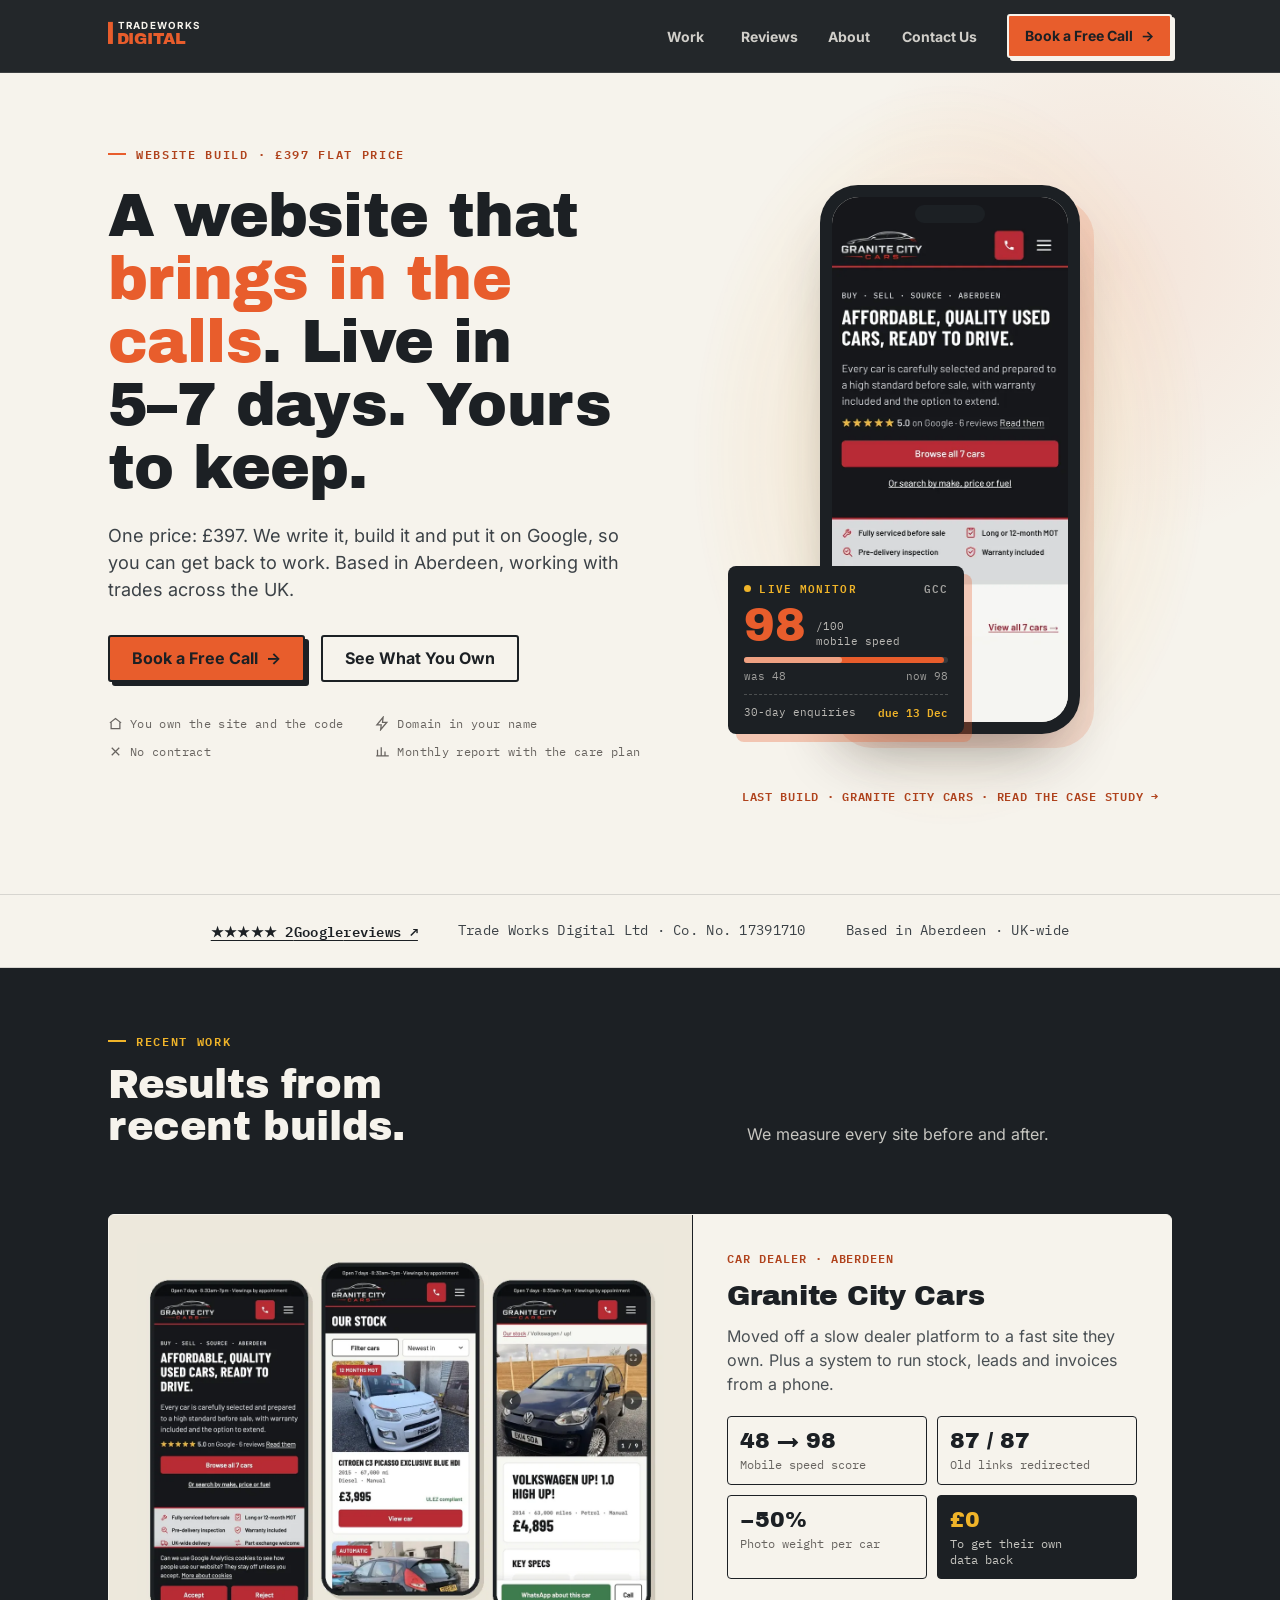
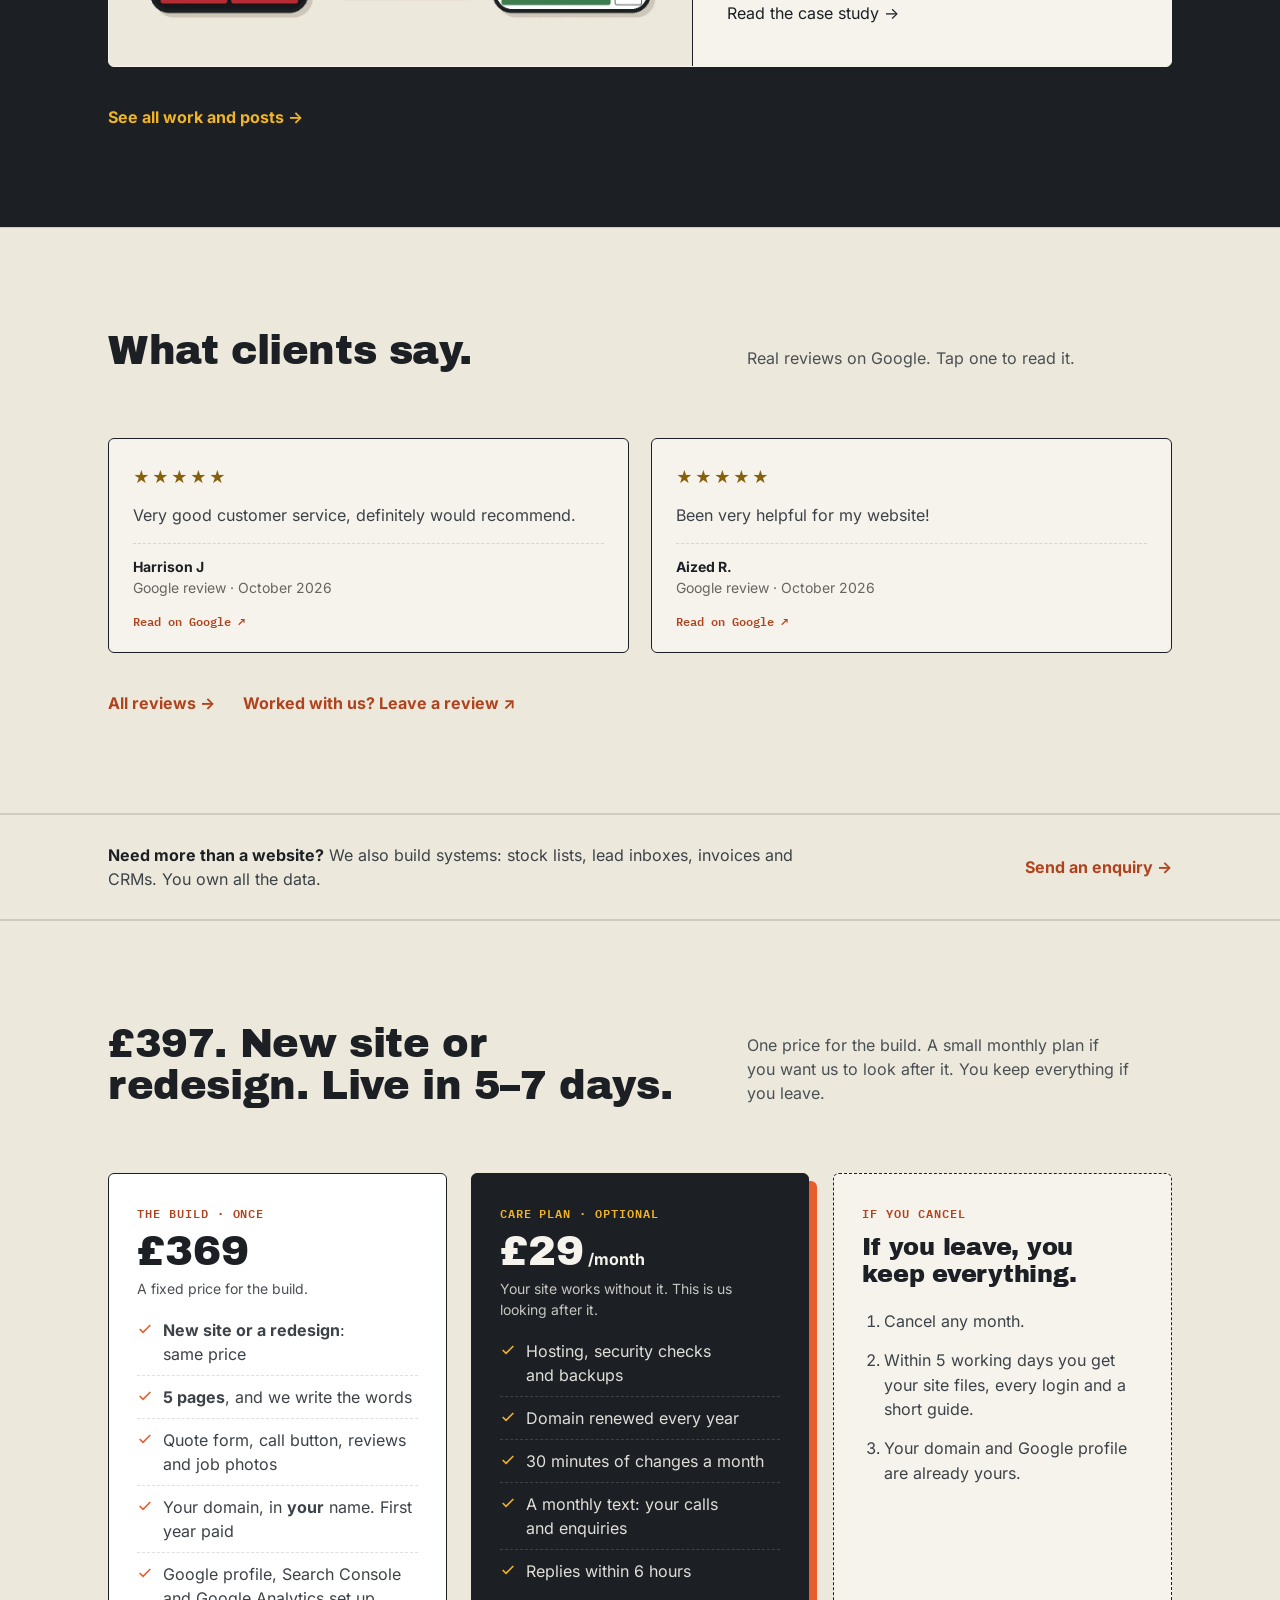
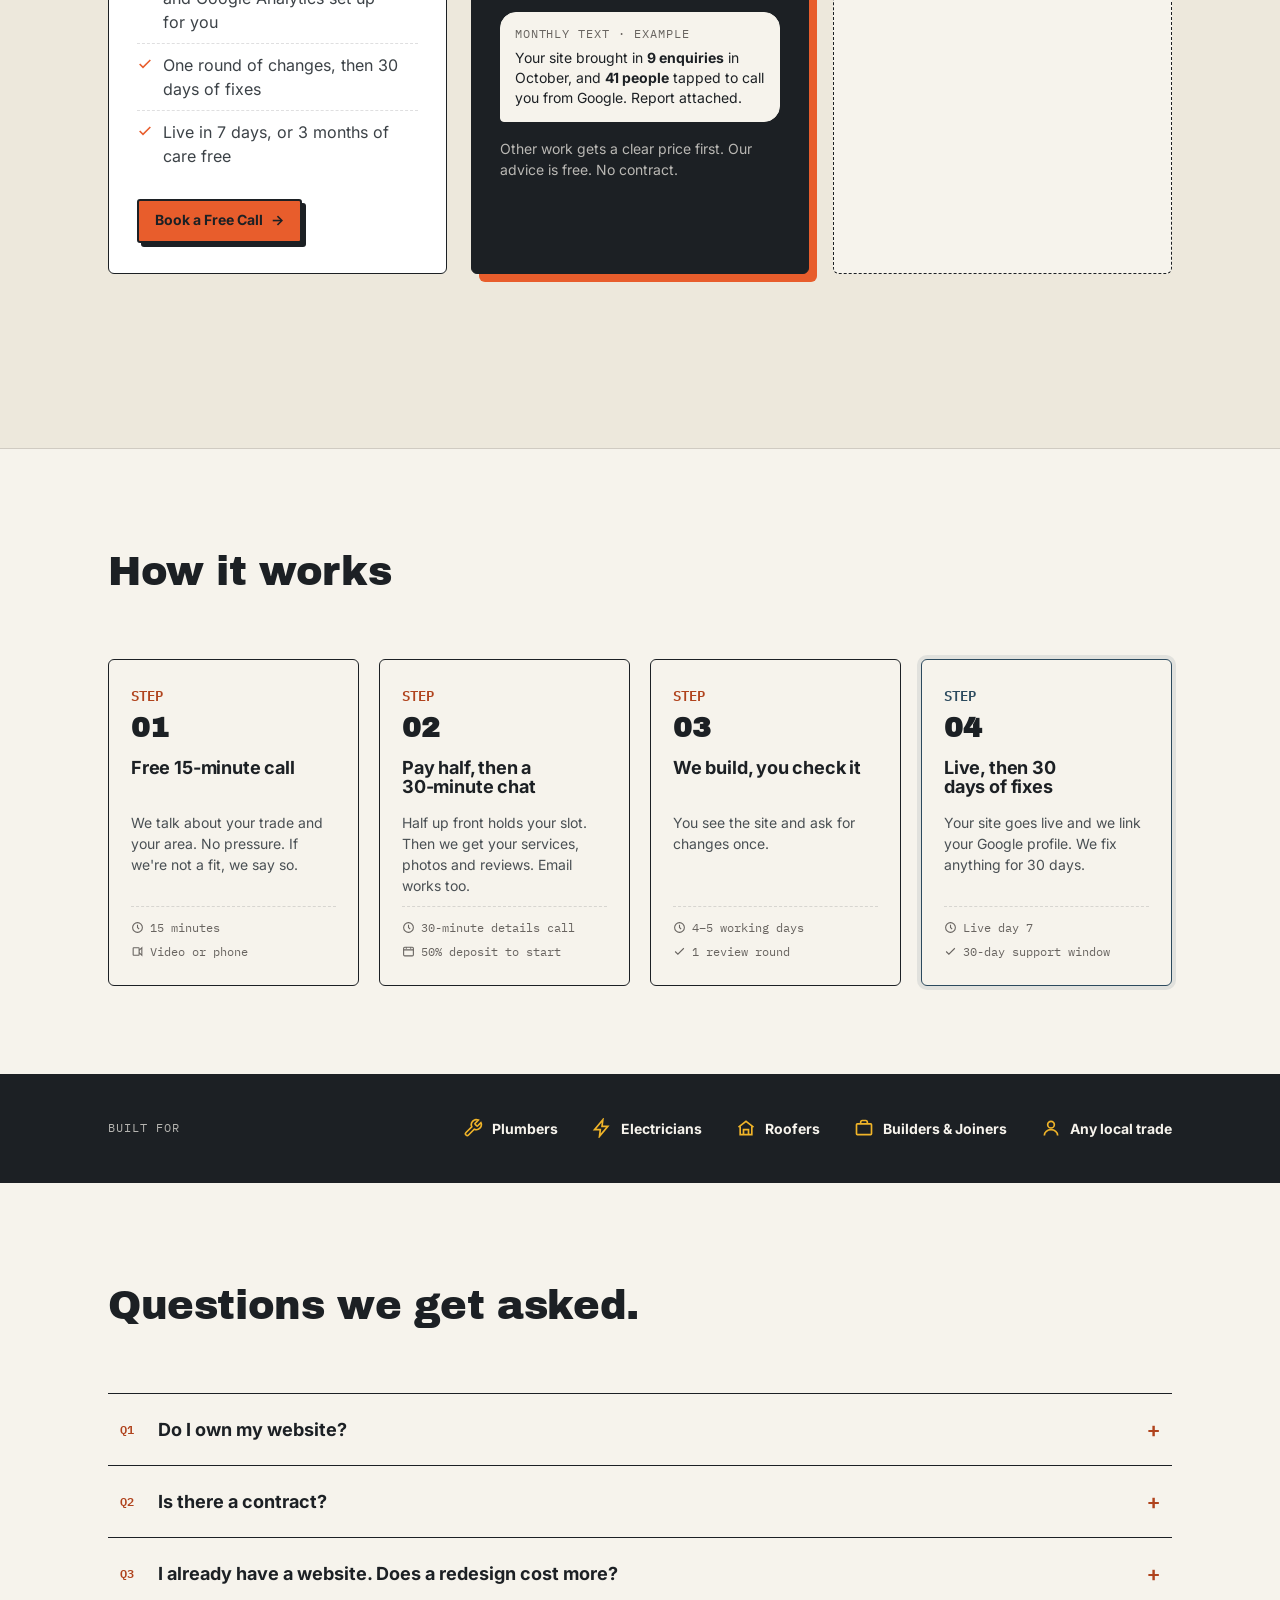
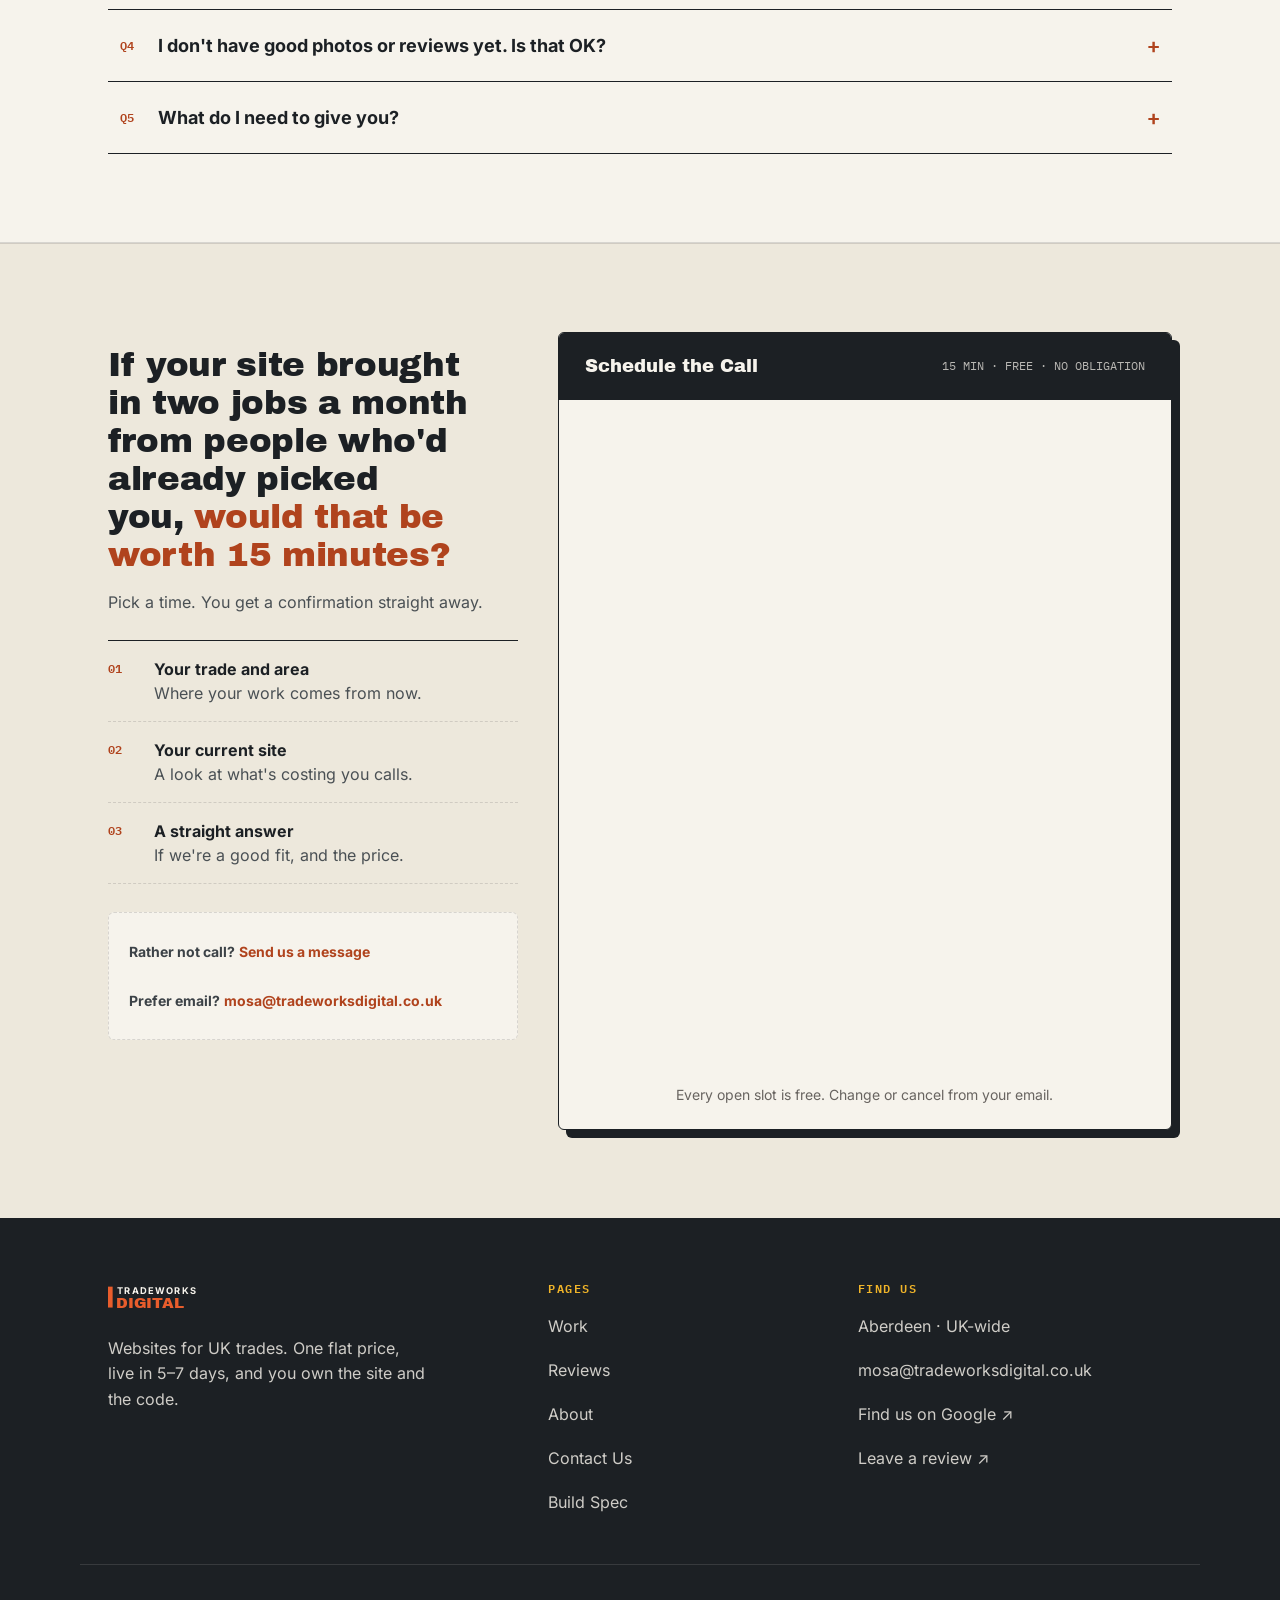
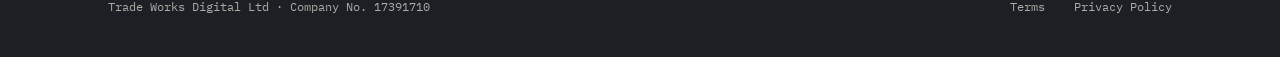
<file: index.html>
<!DOCTYPE html>
<html lang="en-GB" class="no-js">
<head>
<meta charset="UTF-8">
<meta http-equiv="Content-Security-Policy" content="default-src 'self'; script-src 'self' 'sha256-6/lz1vq9qzdP3aj3UI9QHzFb2ZiH1ji3YXIqNXmiZIc=' 'sha256-ZiOa55It14nsoHtOd8aW+Wl+EVnmyFcN3dk/f5ePjhc=' 'sha256-xMEne5xSNlgeOligOATNEvyFpyN5H3HG/E/qDyG8S5Y=' https://app.cal.com; style-src 'self' 'unsafe-inline'; img-src 'self' data:; font-src 'self' data:; connect-src 'self' https://crm.tradeworksdigital.co.uk https://app.cal.com; frame-src https://app.cal.com; form-action 'self' https://crm.tradeworksdigital.co.uk; base-uri 'self'; object-src 'none'; upgrade-insecure-requests">
<meta name="text-scale" content="scale">
<meta name="viewport" content="width=device-width, initial-scale=1.0">
<meta name="format-detection" content="telephone=no, date=no, address=no, email=no">
<script>document.documentElement.className=document.documentElement.className.replace('no-js','js');</script>
<title>Website Design for Trades in Aberdeen | Tradeworks Digital</title>
<meta name="description" content="We build websites for plumbers, electricians, roofers, and other trades across Aberdeen and the UK. Pay one flat price: £397. Your site goes live in 5–7 days. It gets your phone ringing.">
<meta name="robots" content="index, follow">
<meta name="theme-color" content="#1C2024">
<link rel="canonical" href="https://www.tradeworksdigital.co.uk/">
<link rel="icon" type="image/svg+xml" href="favicon-circle.svg">
<link rel="icon" type="image/png" sizes="32x32" href="favicon-circle-32.png">
<link rel="icon" type="image/png" sizes="16x16" href="favicon-circle-16.png">
<link rel="apple-touch-icon" sizes="180x180" href="apple-touch-icon.png">
<meta property="og:type" content="website">
<meta property="og:site_name" content="Tradeworks Digital">
<meta property="og:title" content="Website Design for Trades in Aberdeen | Tradeworks Digital">
<meta property="og:description" content="We build websites for plumbers, electricians, roofers, and other trades across Aberdeen and the UK. Pay one flat price: £397. Your site goes live in 5–7 days. It gets your phone ringing.">
<meta property="og:url" content="https://www.tradeworksdigital.co.uk/">
<!-- Share image (4 Nov 2026): source is build-scripts/share-image/share.html, rendered at 1200×630. -->
<meta property="og:image" content="https://www.tradeworksdigital.co.uk/images/share.jpg">
<meta property="og:image:width" content="1200">
<meta property="og:image:height" content="630">
<meta property="og:image:alt" content="Tradeworks Digital: a website that brings in the calls. Live in 5–7 days. Yours to keep.">
<meta name="twitter:card" content="summary_large_image">
<meta name="twitter:image" content="https://www.tradeworksdigital.co.uk/images/share.jpg">
<meta name="twitter:title" content="Website Design for Trades in Aberdeen | Tradeworks Digital">
<meta name="twitter:description" content="We build websites for plumbers, electricians, roofers, and other trades across Aberdeen and the UK. Pay one flat price: £397. Your site goes live in 5–7 days. It gets your phone ringing.">
<link rel="stylesheet" href="site.css">
<style>
  /* ---------- HERO ---------- */
  .hero{padding:72px 0 76px; position:relative; overflow:hidden;}
  .hero::before{content:""; position:absolute; right:-140px; top:-120px; width:620px; height:620px; border-radius:50%; background:radial-gradient(circle, rgba(232,93,44,0.10), rgba(232,93,44,0) 65%); pointer-events:none;}
  .hero-grid{display:grid; grid-template-columns:1.12fr 0.88fr; gap:56px; align-items:center; position:relative;}
  .ticket-stamp{font-family:'IBM Plex Mono','IBM Plex Mono Fallback',monospace; font-size:0.75rem; font-weight:600; color:var(--steel); display:inline-flex; align-items:center; letter-spacing:0.06em; margin-bottom:18px;}
  .ticket-stamp .stamp-dot{display:inline-block; width:6px; height:6px; border-radius:50%; background:var(--orange); margin-right:7px;}
  .hero h1{font-size:clamp(2.375rem,5vw,3.75rem); margin-bottom:22px;}
  .hero h1 em{font-style:normal; color:var(--orange);}
  .hero p.lede{font-size:1.125rem; color:var(--ink-soft); max-width:520px; margin-bottom:32px;}
  .hero-ctas{display:flex; gap:16px; flex-wrap:wrap; margin-bottom:34px;}
  .trust-row{display:flex; gap:12px 26px; flex-wrap:wrap; font-family:'IBM Plex Mono','IBM Plex Mono Fallback',monospace; font-size:0.75rem; color:var(--grey); letter-spacing:0.03em;}
  .trust-row span{display:flex; align-items:center; gap:7px;}
  .trust-row svg{width:15px; height:15px; stroke:var(--grey); flex-shrink:0;}

  /* phone + mini ticket */
  .hero-visual{position:relative; display:flex; justify-content:center; padding:10px 0 30px;}
  .phone{width:260px; aspect-ratio:9/19; background:var(--ink); border-radius:38px; padding:12px; box-shadow:0 34px 60px -24px rgba(28,32,36,.45), 14px 14px 0 rgba(232,93,44,.16); position:relative;}
  .phone::before{content:""; position:absolute; top:20px; left:50%; width:70px; height:18px; margin-left:-35px; background:var(--ink); border-radius:12px; z-index:2;}
  .phone-screen{width:100%; height:100%; border-radius:27px; overflow:hidden; background:var(--paper);}
  .phone-screen img{width:100%; height:100%; object-fit:cover; object-position:top;}
  .screen-mock{height:100%; display:flex; flex-direction:column;}
  .sm-bar{background:var(--ink); padding:40px 14px 10px; display:flex; align-items:center; gap:6px;}
  .sm-bar i{width:4px; height:16px; background:var(--orange); display:block;}
  .sm-bar b{font:600 0.5rem/1 'IBM Plex Mono',monospace; letter-spacing:.12em; color:var(--paper);}
  .sm-body{padding:18px 14px; display:flex; flex-direction:column; gap:10px;}
  .sm-eyebrow{font:600 0.4688rem/1 'IBM Plex Mono',monospace; letter-spacing:.1em; color:var(--orange-dark);}
  .sm-h{font-family:'Archivo Black','Archivo Black Fallback',sans-serif; font-size:1.125rem; line-height:1.12;}
  .sm-h em{font-style:normal; color:var(--orange-dark);}
  .sm-line{height:6px; border-radius:3px; background:rgba(28,32,36,.12);}
  .sm-line.s{width:70%;}
  .sm-btn{align-self:flex-start; margin-top:4px; background:var(--orange); color:var(--ink); font:700 0.5625rem/1 'Inter',sans-serif; padding:9px 12px; border:1.5px solid var(--ink); box-shadow:2px 2px 0 var(--ink); border-radius:2px;}
  .sm-photo{margin:6px 14px 0; flex:1; min-height:120px; border-radius:6px; background:linear-gradient(160deg, #3a4a56, #1C2024); position:relative; overflow:hidden;}
  .sm-photo::after{content:""; position:absolute; left:-10%; right:-10%; bottom:-30%; height:70%; background:repeating-linear-gradient(-12deg, rgba(240,180,41,.0) 0 14px, rgba(240,180,41,.18) 14px 16px);}
  .sm-stars{padding:12px 14px 16px; font:600 0.5625rem/1 'IBM Plex Mono',monospace; color:var(--ink);}
  .phone-cap{position:absolute; bottom:0; left:0; right:0; text-align:center; font-family:'IBM Plex Mono','IBM Plex Mono Fallback',monospace; font-size:0.75rem; color:var(--grey); letter-spacing:.06em;}

  .mini-ticket{position:absolute; left:0; bottom:68px; width:252px; background:var(--ink); color:var(--paper); border-radius:6px; overflow:hidden; box-shadow:8px 8px 0 rgba(232,93,44,.30);}
  .mini-ticket::before{content:""; display:block; height:5px; background:var(--yellow);}
  .mt-in{padding:12px 14px 14px;}
  .mt-head{white-space:nowrap; display:flex; justify-content:space-between; align-items:center; gap:8px; padding-bottom:9px; border-bottom:1px dashed rgba(246,243,236,.22); font-family:'IBM Plex Mono','IBM Plex Mono Fallback',monospace; font-size:0.75rem;}
  .mt-head .num{color:rgba(246,243,236,.7);}
  .mt-status{display:inline-flex; align-items:center; color:var(--yellow); font-weight:600; border:1px solid var(--yellow); border-radius:2px; padding:3px 6px;}
  .mt-status .pulse-dot{width:6px; height:6px; margin-right:5px;}
  .mt-row{display:flex; justify-content:space-between; gap:10px; padding:7px 0; border-bottom:1px solid rgba(246,243,236,.1); font-size:0.7812rem;}
  .mt-row span{font-family:'IBM Plex Mono','IBM Plex Mono Fallback',monospace; font-size:0.75rem; color:rgba(246,243,236,.7);}
  .mt-total{display:flex; justify-content:space-between; align-items:baseline; padding-top:9px;}
  .mt-total span:first-child{font-family:'IBM Plex Mono','IBM Plex Mono Fallback',monospace; font-size:0.75rem; color:rgba(246,243,236,.7);}
  .mt-price{font-family:'Archivo Black','Archivo Black Fallback',sans-serif; font-size:1.5rem; color:var(--orange);}
  .results-card{display:block; text-decoration:none; color:var(--paper); width:276px; transition:transform .2s var(--ease), box-shadow .2s var(--ease);}
@media (hover:hover){ .results-card:hover{transform:translate(-3px,-3px); box-shadow:11px 11px 0 rgba(232,93,44,.45); color:var(--paper);} }
  .results-card:focus-visible{outline:3px solid var(--orange); outline-offset:4px;}
  .mt-big{display:flex; align-items:baseline; gap:10px; padding-top:12px; font-family:'Archivo Black','Archivo Black Fallback',sans-serif;}
  .mt-from{font-size:1.375rem; color:rgba(246,243,236,.66);}
  .mt-arrow{font-size:1.125rem; color:rgba(246,243,236,.66);}
  .mt-big .mt-price{font-size:2.125rem; line-height:1;}
  .mt-biglabel{font-family:'IBM Plex Mono','IBM Plex Mono Fallback',monospace; font-size:0.75rem; color:rgba(246,243,236,.7); padding:4px 0 8px; border-bottom:1px solid rgba(246,243,236,.1);}
  .results-card .mt-row{align-items:center;}
  .results-card .mt-row span, .results-card .mt-row b{white-space:nowrap;}
  .mt-row b.pending{font-family:'IBM Plex Mono','IBM Plex Mono Fallback',monospace; font-size:0.75rem; font-weight:600; color:var(--yellow);}
  .mt-foot{display:flex; justify-content:space-between; align-items:center; gap:8px; padding-top:10px; font-size:0.75rem; color:rgba(246,243,236,.75);}
  .mt-go{font-weight:700; color:var(--paper); white-space:nowrap;}
  .mt-go .arrow{display:inline-block; transition:transform .18s var(--ease);}
@media (hover:hover){ .results-card:hover .mt-go .arrow{transform:translateX(4px);} }

  /* ---------- PROOF STRIP ---------- */
  .proof-strip{background:var(--steel); color:var(--paper); padding:18px 0;}
  .proof-strip .wrap{display:flex; align-items:center; justify-content:center; flex-wrap:wrap; gap:14px 40px;}
  .proof-strip span{font-family:'IBM Plex Mono','IBM Plex Mono Fallback',monospace; font-size:0.875rem; font-weight:500; letter-spacing:0.02em; color:var(--paper); text-align:center;}

  /* ---------- OFFER ---------- */
  .offer{background:var(--paper-dim); border-top:1px solid var(--line); border-bottom:1px solid var(--line);}
  .offer-grid{display:grid; grid-template-columns:1fr 1fr; border:1.5px solid var(--ink); border-radius:6px; overflow:hidden; background:var(--paper); box-shadow:8px 8px 0 var(--ink);}
  .offer-col{padding:38px 36px;}
  .offer-col + .offer-col{border-left:1.5px solid var(--ink); background:var(--ink); color:var(--paper);}
  .offer-col h3{font-size:0.875rem; font-family:'IBM Plex Mono','IBM Plex Mono Fallback',monospace; letter-spacing:0.08em; text-transform:uppercase; color:var(--orange-dark); margin-bottom:20px;}
  .offer-col.dark h3{color:var(--yellow);}
  .offer-list{list-style:none;}
  .offer-list li{display:flex; gap:12px; align-items:flex-start; padding:11px 0; border-bottom:1px dashed var(--line); font-size:1rem; transition:transform .18s var(--ease);}
  .offer-col.dark .offer-list li{border-bottom:1px dashed rgba(246,243,236,0.18);}
  .offer-list li:last-child{border-bottom:none;}
  .offer-list svg{width:16px; height:16px; flex-shrink:0; margin-top:3px; stroke:var(--orange);}
  .offer-col.dark .offer-list svg{stroke:var(--yellow);}
  @media (hover:hover){ .offer-list li:hover{transform:translateX(4px);} }
  .price-tag{margin-top:26px; padding-top:22px; border-top:1.5px solid rgba(246,243,236,0.2); display:flex; align-items:flex-end; justify-content:space-between; gap:16px; flex-wrap:wrap;}
  .price-tag .amt{font-family:'Archivo Black','Archivo Black Fallback',sans-serif; font-size:2.5rem; color:var(--paper); line-height:1;}
  .price-tag .sub{font-family:'IBM Plex Mono','IBM Plex Mono Fallback',monospace; font-size:0.75rem; color:rgba(246,243,236,0.7); margin-top:6px;}

  /* ---------- PROCESS ---------- */
  .process-list{display:flex; flex-direction:column;}
  .p-step{display:grid; grid-template-columns:90px 1fr; gap:28px; padding:30px 0; border-top:1.5px solid var(--ink);}
  .process-list .p-step:last-child{border-bottom:1.5px solid var(--ink);}
  .p-step .step-num{font-family:'IBM Plex Mono','IBM Plex Mono Fallback',monospace; font-size:0.875rem; font-weight:600; color:var(--orange-dark); align-self:start;}
  .p-step .step-num .big{display:block; font-family:'Archivo Black','Archivo Black Fallback',sans-serif; font-size:2.125rem; color:var(--ink); margin-top:2px;}
  .p-step-body h3{font-size:1.25rem; margin-bottom:8px; font-family:'Inter','Inter Fallback',sans-serif; font-weight:700;}
  .p-step-body p{color:var(--ink-muted); font-size:1rem; max-width:560px; margin-bottom:10px;}
  .p-step-body .meta{font-family:'IBM Plex Mono','IBM Plex Mono Fallback',monospace; font-size:0.75rem; color:var(--grey); display:flex; gap:16px; flex-wrap:wrap;}
  .p-step-body .meta span{display:flex; align-items:center; gap:6px;}
  .p-step-body .meta svg{width:13px; height:13px; stroke:var(--grey);}

  /* ---------- WORK TEASER ---------- */
  .work-teaser{background:var(--ink); color:var(--paper);}
  .work-teaser .section-head p{color:rgba(246,243,236,.78);}
  .case-card{display:grid; grid-template-columns:1.1fr 0.9fr; background:var(--paper); color:var(--ink); border:1.5px solid var(--paper); border-radius:6px; overflow:hidden; text-decoration:none;}
@media (hover:hover){ .case-card.lift:hover{box-shadow:7px 7px 0 var(--orange);} }
  .case-media{background:var(--paper-dim); padding:28px; display:flex; align-items:center; justify-content:center; border-right:1.5px solid var(--ink);}
  .browser{width:100%; background:var(--paper); border:1.5px solid var(--ink); border-radius:6px; overflow:hidden; box-shadow:6px 6px 0 rgba(28,32,36,.12);}
  .browser-bar{display:flex; gap:5px; padding:8px 10px; background:var(--ink);}
  .browser-bar i{width:8px; height:8px; border-radius:50%; background:rgba(246,243,236,.35); display:block;}
  .browser img{width:100%; aspect-ratio:16/10; object-fit:cover; object-position:top;}
  .browser-mock{aspect-ratio:16/10; display:grid; grid-template-rows:auto 1fr; background:#F4F1EC;}
  .bm-nav{display:flex; align-items:center; justify-content:space-between; padding:10px 14px; background:#141414; color:#fff; font:700 0.625rem/1 'Inter',sans-serif; letter-spacing:.06em;}
  .bm-nav b{color:#FF5A52;}
  .bm-grid{display:grid; grid-template-columns:repeat(3, minmax(0,1fr)); gap:10px; padding:14px;}
  .bm-car{background:#fff; border:1px solid rgba(0,0,0,.08); border-radius:4px; overflow:hidden;}
  .bm-car i{display:block; aspect-ratio:4/3; background:linear-gradient(150deg,#c9ccd1,#8d939b);}
  .bm-car s{display:block; height:5px; margin:7px 8px 3px; background:rgba(0,0,0,.14); border-radius:3px; text-decoration:none;}
  .bm-car u{display:block; height:5px; width:45%; margin:0 8px 8px; background:#E0312B; border-radius:3px; text-decoration:none;}
  .case-body{padding:34px 34px 32px; display:flex; flex-direction:column; gap:14px;}
  .case-tag{font-family:'IBM Plex Mono','IBM Plex Mono Fallback',monospace; font-size:0.75rem; font-weight:600; letter-spacing:.08em; color:var(--orange-dark);}
  .case-body h3, .case-body h2{font-size:1.75rem;}
  .case-body p{color:var(--ink-muted); font-size:1rem;}
  .case-stats{list-style:none; display:grid; grid-template-columns:repeat(3, minmax(0,1fr)); gap:10px; margin:6px 0 8px;}
  .case-stats li{border:1.5px solid var(--ink); border-radius:4px; padding:12px 12px 10px;}
  .case-stats b{display:block; font-family:'Archivo Black','Archivo Black Fallback',sans-serif; font-size:1.375rem; font-weight:400; line-height:1.1;}
  .case-stats span{display:block; margin-top:4px; font-family:'IBM Plex Mono','IBM Plex Mono Fallback',monospace; font-size:0.75rem; color:var(--grey); line-height:1.35;}
  .case-body .btn{align-self:flex-start; margin-top:auto;}
  .work-more{margin-top:28px;}
  .work-more .tlink{color:var(--yellow);}

  /* ---------- REVIEWS TEASER ---------- */
  .reviews-teaser{background:var(--paper-dim); border-top:1px solid var(--line); border-bottom:1px solid var(--line);}
  .review-grid{display:grid; grid-template-columns:repeat(3, minmax(0,1fr)); gap:22px;}
  .review-card{background:var(--paper); border:1.5px solid var(--ink); border-radius:6px; padding:26px 24px 22px; display:flex; flex-direction:column; gap:14px; text-decoration:none; color:var(--ink);}
  .review-card .stars{color:#B7820F; font-size:1rem; letter-spacing:2px;}
  .review-card blockquote{font-size:1rem; line-height:1.6; color:var(--ink-soft); flex-grow:1;}
  .review-card .who{font-weight:700; font-size:0.875rem; border-top:1px dashed var(--line); padding-top:12px;}
  .review-card .who span{display:block; font-weight:400; font-size:0.875rem; color:var(--grey);}
  .review-card .go{font-family:'IBM Plex Mono','IBM Plex Mono Fallback',monospace; font-size:0.75rem; font-weight:600; color:var(--orange-dark);}
  .review-ask{background:var(--ink); color:var(--paper); border-color:var(--ink); justify-content:space-between;}
  .review-ask h3{font-size:1.375rem;}
  .review-ask p{color:rgba(246,243,236,.78); font-size:1rem;}
  .reviews-more{margin-top:28px;}

  /* ---------- TRADES BAR ---------- */
  .trades-bar{background:var(--ink); color:var(--paper); padding:44px 0;}
  .trades-bar .wrap{display:flex; align-items:center; justify-content:space-between; flex-wrap:wrap; gap:26px;}
  .trades-bar .label{font-family:'IBM Plex Mono','IBM Plex Mono Fallback',monospace; font-size:0.75rem; letter-spacing:0.08em; text-transform:uppercase; color:rgba(246,243,236,0.7);}
  .trades-icons{display:flex; gap:34px; flex-wrap:wrap;}
  .trades-icons span{display:flex; align-items:center; gap:9px; font-size:0.875rem; font-weight:600;}
  .trades-icons svg{width:20px; height:20px; stroke:var(--yellow);}

  /* ---------- FAQ ---------- */
  .faq{border-bottom:1px solid var(--line);}
  .faq-list{display:flex; flex-direction:column;}
  .faq-item{border-top:1.5px solid var(--ink);}
  .faq-list .faq-item:last-child{border-bottom:1.5px solid var(--ink);}
  .faq-item summary{list-style:none; cursor:pointer; display:flex; justify-content:space-between; align-items:center; gap:20px; padding:22px 12px; font-weight:700; font-size:1.125rem;}
  .faq-item summary::-webkit-details-marker{display:none;}
  .faq-item summary .qhead{display:flex; align-items:center; flex-grow:1;}
  .faq-item summary .qnum{font-family:'IBM Plex Mono','IBM Plex Mono Fallback',monospace; font-size:0.75rem; color:var(--orange-dark); margin-right:14px; flex-shrink:0;}
  .faq-item summary .plus{font-family:'IBM Plex Mono','IBM Plex Mono Fallback',monospace; font-size:1.375rem; line-height:1; color:var(--orange-dark); flex-shrink:0;}
  .faq-item .faq-a{padding:0 12px 24px 50px; color:var(--ink-muted); font-size:1rem; max-width:720px;}

  /* ---------- BOOKING ---------- */
  .booking{background:var(--paper-dim); border-top:1px solid var(--line);}
  .book-grid{display:grid; grid-template-columns:0.8fr 1.2fr; gap:40px; align-items:start;}
  .book-side h2{font-size:clamp(1.75rem,3.4vw,2.5rem); margin:14px 0 16px;}
  .book-side > p{color:var(--ink-muted); font-size:1rem; margin-bottom:26px;}
  .call-list{list-style:none; display:flex; flex-direction:column; gap:0; border-top:1.5px solid var(--ink); margin-bottom:28px;}
  .call-list li{display:grid; grid-template-columns:34px 1fr; gap:12px; padding:16px 0; border-bottom:1px dashed var(--line); font-size:1rem;}
  .call-list .n{font-family:'IBM Plex Mono','IBM Plex Mono Fallback',monospace; font-size:0.75rem; font-weight:600; color:var(--orange-dark); padding-top:2px;}
  .call-list b{display:block;}
  .call-list span{color:var(--ink-muted);}
  .book-alt{background:var(--paper); border:1.5px dashed var(--line); border-radius:6px; padding:18px 20px; font-size:0.875rem; color:var(--ink-soft); display:flex; flex-direction:column; gap:8px;}
  .book-panel{background:var(--paper); border:1.5px solid var(--ink); border-radius:6px; overflow:hidden; box-shadow:8px 8px 0 var(--ink);}
  .book-panel-head{background:var(--ink); color:var(--paper); padding:20px 26px; display:flex; justify-content:space-between; align-items:center; flex-wrap:wrap; gap:10px;}
  .book-panel-head .t{font-family:'Archivo Black','Archivo Black Fallback',sans-serif; font-size:1.125rem;}
  .book-panel-head .d{font-family:'IBM Plex Mono','IBM Plex Mono Fallback',monospace; font-size:0.75rem; color:rgba(246,243,236,0.72);}
  .book-body-single{padding:20px 20px 24px;}
  .book-body-single #cal-inline{width:100%; height:650px; overflow-y:auto;}
  .book-note{font-size:0.875rem; color:var(--grey); margin-top:14px; line-height:1.5; text-align:center;}

  @media (max-width:860px){
    .hero{padding:44px 0 56px;}
    .hero-grid, .offer-grid, .case-card, .book-grid{grid-template-columns:1fr;}
    .offer-col + .offer-col{border-left:none; border-top:1.5px solid var(--ink);}
    .hero-visual{padding-top:24px;}
    .phone{width:230px;}
    .mini-ticket{left:auto; right:50%; margin-right:20px; bottom:40px; width:268px;}
    .case-media{border-right:none; border-bottom:1.5px solid var(--ink); padding:18px;}
    .case-body{padding:24px 22px;}
    .case-stats b{font-size:1.125rem;}
    .review-grid{grid-template-columns:1fr;}
    .p-step{grid-template-columns:56px 1fr; gap:16px; padding:24px 0;}
    .p-step::before{left:-12px;}
    .p-step .step-num .big{font-size:1.5rem;}
    .faq-item .faq-a{padding-left:12px;}
    .offer-grid{box-shadow:5px 5px 0 var(--ink);}
  }
  @media (max-width:420px){
    .mini-ticket{right:auto; left:0; margin-right:0;}
  }


  /* BREATHE on the light hero: a warm amber glow behind the phone swells in time with the
     MONITORED dot, about six breaths (~15s), then rests. Pauses off screen; still for reduced motion. */
  .hero-visual{isolation:isolate;}
  .breathe{position:absolute; left:50%; top:46%; width:540px; height:780px; margin:-390px 0 0 -270px; z-index:-1; pointer-events:none;
    background:radial-gradient(closest-side, rgba(240,160,41,.38), rgba(240,160,41,.12) 55%, rgba(240,160,41,0));
    opacity:.7; transform:scale(.97); animation:tw-breathe 2.4s ease-in-out 6 both; will-change:transform, opacity;}
  @keyframes tw-breathe{0%,100%{opacity:.7; transform:scale(.97);}50%{opacity:1; transform:scale(1.07);}}
  .results-card .pulse-dot{animation:tw-pulse 2.4s ease-in-out 6;}
  .hero.is-offscreen .breathe, .hero.is-offscreen .pulse-dot{animation-play-state:paused;}
  @media (max-width:860px){ .breathe{width:420px; height:620px; margin:-310px 0 0 -210px; top:50%;} }
  .results-card:not(a){cursor:default;}
  @media (hover:hover){ .results-card:not(a):hover{transform:none; box-shadow:8px 8px 0 rgba(232,93,44,.30);} }

  /* ---------- CUSTOM SYSTEMS (premium) ---------- */
  .custom-band{background:var(--ink); color:var(--paper);}
  .custom-grid{display:grid; grid-template-columns:1.05fr .95fr; gap:44px; align-items:center;}
  .custom-grid h2{font-size:clamp(1.75rem,3.4vw,2.5rem); margin:14px 0 16px;}
  .custom-grid > div > p{color:rgba(246,243,236,.82); font-size:1rem; margin-bottom:26px; max-width:520px;}
  .custom-card{background:var(--paper); color:var(--ink); border:1.5px solid var(--paper); border-radius:6px; padding:28px 26px; box-shadow:8px 8px 0 var(--orange); display:flex; flex-direction:column; gap:12px;}
  .custom-card .tag{font-family:'IBM Plex Mono','IBM Plex Mono Fallback',monospace; font-size:0.75rem; font-weight:600; letter-spacing:.08em; color:var(--orange-dark);}
  .custom-card h3{font-size:1.375rem;}
  .custom-card ul{list-style:none; border-top:1.5px solid var(--ink);}
  .custom-card li{padding:11px 0; border-bottom:1px dashed var(--line); font-size:1rem; color:var(--ink-soft);}
  .custom-card .own{font-size:0.875rem; color:var(--ink-muted);}
  @media (max-width:860px){ .custom-grid{grid-template-columns:1fr; gap:32px;} }

  /* ---------- 6 Nov: ownership pitch additions ---------- */
  .own-badges{list-style:none; display:flex; flex-wrap:wrap; gap:10px;}
  .own-badges li{display:flex; align-items:center; gap:9px; background:var(--ink); color:var(--paper); padding:11px 15px; border-radius:var(--radius); font-weight:700; font-size:1rem;}
  .own-badges svg{width:17px; height:17px; stroke:var(--yellow); flex-shrink:0;}
  .o-card .text-bubble{margin-top:20px; background:var(--paper); color:var(--ink); border:1.5px solid var(--paper); border-radius:16px 16px 16px 4px; padding:12px 14px;}
  .o-card .text-bubble .tb-label{display:block; font-family:'IBM Plex Mono','IBM Plex Mono Fallback',monospace; font-size:0.75rem; letter-spacing:.08em; color:var(--grey); margin-bottom:5px;}
  .o-card .text-bubble p{font-size:0.875rem; line-height:1.45;}

  .work-tabs{display:flex; flex-wrap:wrap; gap:10px; margin:0 0 26px;}
  .work-tab{font:inherit; font-weight:700; font-size:1rem; min-height:44px; padding:10px 18px; border-radius:var(--radius); border:1.5px solid rgba(246,243,236,.45); background:transparent; color:var(--paper); cursor:pointer; display:inline-flex; align-items:center; gap:10px; transition:background var(--dur) var(--ease), color var(--dur) var(--ease), border-color var(--dur) var(--ease);}
  .work-tab .count{font-family:'IBM Plex Mono','IBM Plex Mono Fallback',monospace; font-size:0.75rem; font-weight:600; opacity:.8;}
  .work-tab[aria-selected="true"]{background:var(--paper); color:var(--ink); border-color:var(--paper);}
  @media (hover:hover){ .work-tab[aria-selected="false"]:hover{border-color:var(--paper);} }
  .work-tab:focus-visible{outline:3px solid var(--orange); outline-offset:3px;}
  .work-panel[hidden]{display:none;}
  .case-stats.four{grid-template-columns:repeat(2, minmax(0,1fr));}
  .case-stats li.own-tile{background:var(--ink); color:var(--paper); border-color:var(--ink);}
  .case-stats li.own-tile b{color:var(--yellow);}
  .case-stats li.own-tile span{color:rgba(246,243,236,.78);}
  .gcc-system{margin-top:22px; border:1.5px dashed rgba(246,243,236,.4); border-radius:6px; padding:22px 24px;}
  .gcc-system .tag{display:block; font-family:'IBM Plex Mono','IBM Plex Mono Fallback',monospace; font-size:0.75rem; letter-spacing:.08em; color:var(--yellow); margin-bottom:10px;}
  .gcc-system ul{list-style:none; display:grid; grid-template-columns:repeat(2, minmax(0,1fr)); gap:4px 28px;}
  .gcc-system li{padding:8px 0; border-bottom:1px dashed var(--line-dark); font-size:1rem; color:rgba(246,243,236,.88);}
  .blog-grid{display:grid; grid-template-columns:repeat(2, minmax(0,1fr)); gap:24px;}
  .post-card{background:var(--paper); color:var(--ink); border:1.5px solid var(--paper); border-radius:6px; overflow:hidden; display:flex; flex-direction:column;}
  .post-media{background:var(--steel); padding:20px; display:grid; grid-template-columns:repeat(3, minmax(0,1fr)); gap:10px; min-height:150px; box-sizing:border-box;}
  .post-media .pm-car{background:var(--paper); border-radius:4px; overflow:hidden; display:flex; flex-direction:column;}
  .post-media .pm-car i{display:block; flex-grow:1; min-height:62px; background:var(--paper-dim);}
  .post-media .pm-car b{display:block; padding:7px 8px; font-family:'IBM Plex Mono','IBM Plex Mono Fallback',monospace; font-size:0.75rem; font-weight:600; letter-spacing:.06em;}
  .post-media .pm-car.dark{background:var(--ink);}
  .post-media .pm-car.dark i{background:#2a3036;}
  .post-media .pm-car.dark b{color:var(--yellow);}
  .post-media.compare{grid-template-columns:1fr 1fr; gap:1px; padding:0; background:rgba(28,32,36,.2); font-family:'IBM Plex Mono','IBM Plex Mono Fallback',monospace; font-size:0.75rem;}
  .post-media.compare span{background:var(--ink); color:rgba(246,243,236,.75); padding:12px 14px;}
  .post-media.compare span.o{background:var(--paper); color:var(--ink); font-weight:600;}
  .post-body{padding:24px 26px 22px; display:flex; flex-direction:column; gap:12px; flex-grow:1;}
  .post-body h3{font-size:1.375rem; line-height:1.2;}
  .post-body p{color:var(--ink-muted); font-size:1rem;}
  .post-status{margin-top:auto; font-family:'IBM Plex Mono','IBM Plex Mono Fallback',monospace; font-size:0.75rem; font-weight:600; letter-spacing:.06em; color:var(--grey);}

  .two-jobs{padding:96px 0 40px;}
  .jobs-grid{display:grid; grid-template-columns:repeat(2, minmax(0,1fr)); gap:24px;}
  .job-card{background:#FFFFFF; border:1.5px solid var(--ink); border-radius:6px; padding:32px 30px; display:flex; flex-direction:column; gap:14px;}
  .job-card.dark{background:var(--ink); color:var(--paper); border-color:var(--ink); box-shadow:8px 8px 0 var(--orange);}
  .job-card .tag{font-family:'IBM Plex Mono','IBM Plex Mono Fallback',monospace; font-size:0.75rem; font-weight:600; letter-spacing:.08em; color:var(--orange-dark);}
  .job-card.dark .tag, .job-card.dark .own b{color:var(--yellow);}
  .job-card h3{font-size:1.625rem;}
  .job-card p{color:var(--ink-muted); font-size:1rem;}
  .job-card.dark p{color:rgba(246,243,236,.85);}
  .job-card .own{font-size:1rem; color:var(--ink);}
  .job-card.dark .own{color:var(--paper);}
  .job-card .tlink{margin-top:auto; align-self:flex-start; font-weight:700; padding:10px 0;}
  .job-card.dark .tlink{color:var(--paper);}

  .offer3{display:grid; grid-template-columns:repeat(3, minmax(0,1fr)); gap:24px; align-items:stretch;}
  .o-card{background:#FFFFFF; border:1.5px solid var(--ink); border-radius:6px; padding:30px 28px; display:flex; flex-direction:column;}
  .o-card.dark{background:var(--ink); color:var(--paper); box-shadow:8px 8px 0 var(--orange);}
  .o-card.cancel{background:var(--paper); border-style:dashed;}
  .o-card .tag{font-family:'IBM Plex Mono','IBM Plex Mono Fallback',monospace; font-size:0.75rem; font-weight:600; letter-spacing:.08em; color:var(--orange-dark); margin-bottom:8px;}
  .o-card.dark .tag{color:var(--yellow);}
  .o-card .amt{font-family:'Archivo Black','Archivo Black Fallback',sans-serif; font-size:2.625rem; line-height:1; margin-bottom:6px;}
  .o-card .amt small{font-family:'Inter','Inter Fallback',sans-serif; font-size:1rem; font-weight:700;}
  .o-card .note{font-size:0.875rem; color:var(--ink-muted); margin-bottom:16px;}
  .o-card.dark .note{color:rgba(246,243,236,.78);}
  .o-card h3{font-size:1.5rem; line-height:1.15; margin:4px 0 16px;}
  .o-card ul, .o-card ol{padding-left:20px; font-size:1rem; line-height:1.65; color:var(--ink-soft);}
  .o-card.dark ul{color:rgba(246,243,236,.9);}
  .o-card li{margin-bottom:6px;}
  .o-card .fine{margin-top:16px; font-size:0.875rem; color:rgba(246,243,236,.72);}
  .o-card .btn{margin-top:auto; align-self:flex-start;}
  .o-card .o-foot{margin-top:22px; padding-top:20px; border-top:1px dashed var(--line);}

  #process .process-list{display:grid; grid-template-columns:repeat(4, minmax(0,1fr)); gap:20px;}
  #process .p-step{grid-template-columns:1fr; gap:12px; padding:24px 22px; border:1.5px solid var(--ink); border-radius:6px; background:var(--paper);}
  #process .process-list .p-step:last-child{border-bottom:1.5px solid var(--ink); background:var(--ink); color:var(--paper);}
  #process .p-step:last-child .step-num{color:var(--yellow);}
  #process .p-step:last-child .step-num .big, #process .p-step:last-child h3{color:var(--paper);}
  #process .p-step:last-child p{color:rgba(246,243,236,.85);}
  #process .p-step:last-child .meta, #process .p-step:last-child .meta svg{color:rgba(246,243,236,.72); stroke:rgba(246,243,236,.72);}
  #process .p-step .step-num .big{font-size:1.75rem;}
  #process .p-step-body h3{font-size:1.125rem;}
  #process .p-step-body p{font-size:0.875rem;}

  .book-side h2{font-size:clamp(1.625rem,2.7vw,2.125rem); line-height:1.12;}
  .book-side h2 em{font-style:normal; color:var(--orange-dark);}
  .spec{padding:96px 0;}
  .spec-grid{display:grid; grid-template-columns:.85fr 1.15fr; gap:44px; align-items:start;}
  .spec-grid h2{font-size:clamp(1.75rem,3.4vw,2.5rem); margin:14px 0 16px;}
  .spec-grid > div > p{color:var(--ink-muted); font-size:1rem; margin-bottom:24px;}
  .spec-tiles{display:grid; grid-template-columns:1fr 1fr; gap:14px;}
  .spec-tile{background:#FFFFFF; border:1.5px solid var(--ink); border-radius:6px; padding:18px 20px;}
  .spec-tile span{display:block; font-family:'IBM Plex Mono','IBM Plex Mono Fallback',monospace; font-size:0.75rem; letter-spacing:.08em; color:var(--orange-dark); margin-bottom:6px;}
  .spec-tile b{font-family:'Archivo Black','Archivo Black Fallback',sans-serif; font-weight:400; font-size:1.375rem; line-height:1.15;}
  .handover{grid-column:1 / -1; background:var(--ink); color:var(--paper); border-radius:6px; padding:22px 24px;}
  .handover .tag{display:block; font-family:'IBM Plex Mono','IBM Plex Mono Fallback',monospace; font-size:0.75rem; letter-spacing:.08em; color:var(--yellow); margin-bottom:10px;}
  .handover ul{padding-left:20px; columns:2 220px; column-gap:28px; font-size:1rem; line-height:1.75;}

  @media (max-width:1020px){
    #process .process-list{grid-template-columns:repeat(2, minmax(0,1fr));}
    .offer3{grid-template-columns:1fr 1fr;}
    .o-card.cancel{grid-column:1 / -1;}
  }
  @media (max-width:860px){
    .blog-grid, .jobs-grid, .offer3, .spec-grid, .spec-tiles{grid-template-columns:1fr;}
    .gcc-system ul{grid-template-columns:1fr;}
    .two-jobs{padding:72px 0 24px;}
    .spec{padding:72px 0;}
  }
  @media (max-width:560px){ #process .process-list{grid-template-columns:1fr;} }

  /* ---------- 6 Nov, second pass ---------- */
  .hero .eyebrow{margin-bottom:22px;}
  .proof-strip{background:var(--paper); color:var(--ink); border-top:1px solid var(--line); border-bottom:1px solid var(--line); padding:14px 0;}
  .proof-strip span, .proof-strip a{font-family:'IBM Plex Mono','IBM Plex Mono Fallback',monospace; font-size:0.875rem; font-weight:500; letter-spacing:0.02em; color:var(--ink-soft); text-align:center;}
  .proof-strip a{color:var(--ink); font-weight:600; text-decoration:underline; text-underline-offset:3px; padding:10px 0; min-height:44px; box-sizing:border-box; display:inline-flex; align-items:center;}
  @media (hover:hover){ .proof-strip a:hover{color:var(--orange-dark);} }
  .work-teaser{padding-top:64px;}
  .work-teaser a.case-card{color:var(--ink);}
  .work-teaser .case-stats.four{grid-template-columns:repeat(2, minmax(0,1fr));}

  .review-grid.two{grid-template-columns:repeat(2, minmax(0,1fr)); align-items:stretch; max-width:860px;}
  .review-grid.two .review-card blockquote{flex-grow:1;}
  .reviews-more{display:flex; flex-wrap:wrap; gap:8px 28px; align-items:center;}

  .o-card ul.ticks{list-style:none; padding-left:0;}
  .o-card ul.ticks li{display:flex; gap:10px; align-items:flex-start; padding:9px 0; margin:0; border-bottom:1px dashed var(--line); line-height:1.5;}
  .o-card.dark ul.ticks li{border-bottom-color:rgba(246,243,236,.16);}
  .o-card ul.ticks li:last-child{border-bottom:none;}
  .o-card ul.ticks svg{width:16px; height:16px; flex-shrink:0; margin-top:3px; stroke:var(--orange);}
  .o-card.dark ul.ticks svg{stroke:var(--yellow);}
  .o-card ol{padding-left:22px;}
  .o-card ol li{padding:4px 0; line-height:1.55;}
  .o-card .note{margin-bottom:10px;}
  .o-card .o-foot{border-top:none; padding-top:22px; margin-top:auto;}

  #process .p-step{display:flex; flex-direction:column; gap:10px;}
  #process .p-step-body{display:flex; flex-direction:column; flex-grow:1;}
  #process .p-step-body h3{min-height:2.6em; display:flex; align-items:flex-end; margin-bottom:8px;}
  #process .p-step-body p{flex-grow:1;}
  #process .p-step-body .meta{margin-top:12px; padding-top:12px; border-top:1px dashed var(--line); flex-direction:column; gap:6px;}
  #process .process-list .p-step:last-child{background:var(--paper); color:var(--ink); border-color:var(--orange); box-shadow:0 0 0 4px rgba(232,93,44,.12);}
  #process .p-step:last-child .step-num{color:var(--orange-dark);}
  #process .p-step:last-child .step-num .big, #process .p-step:last-child h3{color:var(--ink);}
  #process .p-step:last-child p{color:var(--ink-muted);}
  #process .p-step:last-child .meta, #process .p-step:last-child .meta svg{color:var(--grey); stroke:var(--grey);}

  .spec-panel{background:var(--ink); color:var(--paper); border-radius:6px; padding:26px 28px; box-shadow:8px 8px 0 rgba(232,93,44,.25);}
  .spec-panel::before{content:""; display:block; height:5px; background:var(--yellow); margin:-26px -28px 22px; border-radius:6px 6px 0 0;}
  .spec-rows{display:grid; grid-template-columns:1fr 1fr; gap:0 32px; margin:0 0 20px;}
  .spec-rows div{display:flex; justify-content:space-between; gap:16px; padding:12px 0; border-bottom:1px dashed rgba(246,243,236,.18);}
  .spec-rows dt{font-family:'IBM Plex Mono','IBM Plex Mono Fallback',monospace; font-size:0.75rem; letter-spacing:.08em; color:rgba(246,243,236,.72);}
  .spec-rows dd{font-weight:700; font-size:1rem; margin:0; text-align:right; white-space:nowrap;}
  .spec-rows div{align-items:baseline;}
  .spec-panel .tag{display:block; font-family:'IBM Plex Mono','IBM Plex Mono Fallback',monospace; font-size:0.75rem; letter-spacing:.08em; color:var(--yellow); margin-bottom:8px;}
  .spec-panel ul{padding-left:20px; columns:2 220px; column-gap:28px; font-size:1rem; line-height:1.75; color:rgba(246,243,236,.9);}
  @media (max-width:860px){
    .review-grid.two{grid-template-columns:1fr;}
    .spec-rows{grid-template-columns:1fr;}
  }
  .phone-link{display:block; color:inherit; text-decoration:none; border-radius:38px;}
  .phone-link:focus-visible{outline:3px solid var(--orange); outline-offset:6px;}
  @media (hover:hover){ .phone-link .phone{transition:transform var(--dur) var(--ease);} .phone-link:hover .phone{transform:translateY(-4px);} }
  .phone-cap a{display:inline-flex; align-items:center; min-height:44px; color:var(--orange-dark); font-weight:600; text-decoration:none;}
  .phone-cap a:hover{text-decoration:underline;}
  @media (min-width:761px) and (max-width:1100px){ .jobs-grid{grid-template-columns:1fr 1fr;} }
  /* 13 Nov: process cards, no side bar, soft glow on hover, final step in steel blue */
  #process .p-step::before{display:none;}
  #process .p-step:hover h3{transform:none;}
  #process .p-step:hover .big{color:inherit;}
  #process .p-step{transition:border-color var(--dur) var(--ease), box-shadow var(--dur) var(--ease);}
  @media (hover:hover){ #process .p-step:hover{border-color:var(--orange); box-shadow:0 0 0 4px rgba(232,93,44,.14), 0 10px 24px -14px rgba(232,93,44,.45);} }
  #process .process-list .p-step:last-child{border-color:var(--steel); box-shadow:0 0 0 4px rgba(44,74,94,.10);}
  #process .p-step:last-child .step-num{color:var(--steel);}
  @media (hover:hover){ #process .process-list .p-step:last-child:hover{border-color:var(--steel); box-shadow:0 0 0 4px rgba(44,74,94,.18), 0 10px 24px -14px rgba(44,74,94,.5);} }
  .book-alt a.tlink{display:inline-flex; align-items:center; min-height:44px;}
  .book-steps{font-size:1rem; color:var(--ink-soft); margin:18px 0 6px; padding:12px 14px; border:1px dashed var(--line); border-radius:6px; background:var(--paper);}

  .brand-strip{margin-top:24px; padding:18px 22px; border:1.5px dashed var(--ink); border-radius:6px; background:var(--paper);}
  .brand-strip p{font-size:1rem; color:var(--ink-soft); max-width:none;}
  .brand-strip b{color:var(--ink);}
  .sf-legal{display:inline-flex; gap:20px; flex-wrap:wrap;}
  .nw{white-space:nowrap;}
  .custom-band{padding:28px 0; background:var(--paper-dim); border-top:1px solid var(--line); border-bottom:1px solid var(--line);}
  .custom-band .wrap{display:flex; flex-wrap:wrap; align-items:center; justify-content:space-between; gap:12px 24px;}
  .custom-band p{max-width:70ch; color:var(--ink-soft);}
  .custom-band b{color:var(--ink);}
  .custom-band .tlink{display:inline-flex; align-items:center; min-height:44px; font-weight:700;}
</style>
<script type="application/ld+json">
{
  "@context": "https://schema.org",
  "@type": "ProfessionalService",
  "name": "Tradeworks Digital",
  "description": "We build websites for plumbers, electricians, roofers, and other local trades. You pay one flat price.",
  "url": "https://www.tradeworksdigital.co.uk/",
  "priceRange": "£397–£897",
  "areaServed": [
    {
      "@type": "City",
      "name": "Aberdeen"
    },
    "GB"
  ],
  "address": {
    "@type": "PostalAddress",
    "addressLocality": "Aberdeen",
    "addressCountry": "GB"
  },
  "geo": {
    "@type": "GeoCoordinates",
    "latitude": 57.1497,
    "longitude": -2.0943
  },
  "email": "mosa@tradeworksdigital.co.uk",
  "sameAs": [
    "https://www.google.com/maps?cid=4431950925162973770"
  ],
  "makesOffer": {
    "@type": "Offer",
    "name": "Lead-generating website build for trades businesses",
    "priceCurrency": "GBP",
    "price": "397"
  }
}
</script>
<script src="site.js" defer></script>
<style id="ux">
  .btn{font-size:1rem;}
  .btn-sm{min-height:44px; font-size:0.875rem;}
  .sh-link,.sf-link{min-width:44px;}
  .reviews-more .tlink,.work-more .tlink{display:inline-flex; align-items:center; min-height:44px;}
  .doc > *{max-width:70ch;}
  .table-note{max-width:75ch;}
  .stars,.review-card .stars{color:#86600A;}
  .hero > .wrap > p{max-width:70ch;}
  .review-grid.two{max-width:none;}
</style>
<style id="home-layout">
  .o-card details.more{margin-top:4px;}
  .o-card details.more summary{list-style:none; cursor:pointer; display:inline-flex; align-items:center; gap:8px; min-height:44px; font-weight:700; font-size:0.875rem; color:var(--orange-dark); text-decoration:underline; text-underline-offset:4px;}
  .o-card details.more summary::-webkit-details-marker{display:none;}
  .o-card.dark details.more summary{color:var(--yellow);}
  .o-card details.more[open] summary span{display:inline-block; transform:rotate(45deg);}
  .o-card details.more > ul.ticks{border-top:1px dashed var(--line);}
  .o-card.dark details.more > ul.ticks{border-top-color:rgba(246,243,236,.16);}
</style>
<style id="hero-v2">
  .hero-visual{flex-direction:column; align-items:center; gap:22px; padding:10px 0 0;}
  .hero-visual .mini-ticket{position:relative; left:auto; right:auto; bottom:auto; margin:0; width:min(100%, 440px);}
  .mt-head{white-space:normal; flex-wrap:wrap; justify-content:flex-start; gap:8px 12px;}
  .mt-cols{display:grid; grid-template-columns:1.2fr 1fr 1fr; gap:14px; padding-top:12px;}
  .mt-col{display:flex; flex-direction:column; justify-content:flex-end; gap:6px; min-width:0;}
  .mt-col .mt-big{padding-top:0; gap:8px;}
  .mt-col .mt-big .mt-price{font-size:1.875rem;}
  .mt-col b.pending{font-size:0.875rem; line-height:30px;}
  .mt-col b.pending{font-family:'IBM Plex Mono','IBM Plex Mono Fallback',monospace; font-weight:600; color:var(--yellow);}
  .mt-lbl{font-family:'IBM Plex Mono','IBM Plex Mono Fallback',monospace; font-size:0.75rem; line-height:1.35; color:rgba(246,243,236,.72);}
  .hero-visual .phone-cap{position:static; margin:-8px 0 0;}
  .trust-row{display:grid; grid-template-columns:repeat(2, max-content); gap:12px 32px;}
  .trust-row span{line-height:1.3;}
  @media (max-width:860px){ .hero-visual .mini-ticket{width:min(100%, 420px);} }
  @media (max-width:480px){ .mt-cols{grid-template-columns:1fr 1fr;} .mt-cols .mt-col:first-child{grid-column:1 / -1;} .trust-row{grid-template-columns:1fr;} }
</style>
<style id="hero-v3">
  .hero-grid{align-items:start;}
  .hero-visual{display:block; padding:0; min-height:0;}
  .hero-visual .phone-link{width:260px; margin:40px 0 0 auto;}
  .hero-visual .mini-ticket{position:absolute; left:0; right:auto; bottom:64px; width:292px; margin:0; z-index:3;}
  .hero-visual .mt-head{flex-wrap:nowrap; justify-content:space-between;}
  .hero-visual .phone-cap{position:static; margin:18px 0 0; text-align:right;}
  @media (max-width:860px){
    .hero-grid{align-items:center;}
    .hero-visual{display:flex; flex-direction:column; align-items:center;}
    .hero-visual .phone-link{width:230px; margin:0 auto;}
    .hero-visual .mini-ticket{position:relative; bottom:auto; align-self:flex-start; width:min(100%, 292px); margin:-64px 0 0;}
    .hero-visual .phone-cap{text-align:center;}
  }
</style>
<style id="hero-v4">
  .hero-visual{display:flex; flex-direction:column; align-items:center; padding:0;}
  .hero-visual .phone-link{width:260px; margin:40px auto 0;}
  .hero-visual .phone-cap{position:static; margin:18px 0 0; text-align:center;}
  .mini-ticket.lm{position:absolute; left:0; right:auto; bottom:84px; width:236px; margin:0; z-index:3; padding:14px 16px 13px; border-radius:8px;
    font-family:'IBM Plex Mono','IBM Plex Mono Fallback',monospace; background:var(--ink); color:var(--paper); box-shadow:8px 8px 0 rgba(232,93,44,.30);}
  .mini-ticket.lm::before{display:none;}
  .lm-top{display:flex; align-items:center; font-size:0.6875rem; font-weight:600; letter-spacing:.1em; color:var(--yellow);}
  .lm-top .pulse-dot{width:7px; height:7px; margin-right:8px;}
  .lm-name{margin-left:auto; color:rgba(246,243,236,.6);}
  .lm-big{display:flex; align-items:flex-end; gap:10px; margin:10px 0 9px;}
  .lm-big b{font-family:'Archivo Black','Archivo Black Fallback',sans-serif; font-weight:400; font-size:2.875rem; line-height:.9; color:var(--orange);}
  .lm-big > span{font-size:0.6875rem; line-height:1.3; color:rgba(246,243,236,.72);}
  .lm-bar{position:relative; height:6px; border-radius:3px; background:rgba(246,243,236,.12);}
  .lm-bar i, .lm-bar u{position:absolute; left:0; top:0; bottom:0; border-radius:3px;}
  .lm-bar u{width:98%; background:var(--orange);}
  .lm-bar i{width:48%; background:rgba(246,243,236,.45); z-index:1;}
  .lm-bl{display:flex; justify-content:space-between; font-size:0.6875rem; color:rgba(246,243,236,.6); margin:5px 0 10px;}
  .lm-foot{display:flex; justify-content:space-between; gap:8px; border-top:1px dashed rgba(246,243,236,.22); padding-top:9px; font-size:0.6875rem; color:rgba(246,243,236,.72);}
  .lm-foot b{color:var(--yellow); font-weight:600;}
  @media (max-width:860px){
    .hero-visual .phone-link{width:230px; margin:0 auto;}
    .mini-ticket.lm{left:0; bottom:60px; width:224px;}
  }
</style>
<style id="design-v2">
  /* Text links: like the footer links on desktop, a line slides in under the words on hover; touch screens keep a steady line */
  .tlink{text-decoration:none; background:linear-gradient(currentColor, currentColor) left bottom / 0 2px no-repeat; background-origin:content-box; background-clip:content-box; transition:background-size var(--dur) var(--ease);}
  .tlink::after{display:none;}
  @media (hover:hover){ .tlink:hover, .tlink:focus-visible{background-size:100% 2px;} }
  @media (hover:none){ .tlink{background-size:100% 2px;} }
  .reviews-more .tlink, .work-more .tlink, .diary-band .tlink, .custom-band .tlink, .book-alt a.tlink, .job-card .tlink, .back-link.tlink{display:inline-block; min-height:0; padding:10px 0;}
  /* Section heads: heading left, intro right on wide screens, so the intro uses the full width at a readable line length */
  @media (min-width:980px){
    .section-head{max-width:none; display:grid; grid-template-columns:minmax(0,1.15fr) minmax(0,.85fr); column-gap:64px; align-items:start;}
    .section-head > .eyebrow{grid-column:1 / -1;}
    .section-head > h2{grid-column:1; margin-bottom:0;}
    .section-head > p{grid-column:2; margin:22px 0 0;}
  }
  @media (min-width:861px){
    #process .p-step{align-content:start;}
    #process .p-step-body{display:flex; flex-direction:column; height:100%;}
    #process .p-step-body h3{min-height:2.5em; align-items:flex-start;}
    #process .p-step-body .meta{margin-top:auto;}
  }
</style>
<script type="speculationrules">
{"prefetch":[{"where":{"and":[{"href_matches":"/*"},{"not":{"href_matches":"/*\\?*"}},{"not":{"selector_matches":"[rel~=nofollow], [download]"}}]},"eagerness":"moderate"}]}
</script>
</head>
<body>
<a class="skip-link" href="#main">Skip to content</a>
<header class="site-header">
  <nav class="wrap sh-nav" aria-label="Main">
    <a href="/" class="sh-logo" aria-label="Tradeworks Digital, home">
      <svg viewBox="0 0 160 62" xmlns="http://www.w3.org/2000/svg" role="img" aria-label="Tradeworks Digital">
        <rect x="0" y="8" width="8" height="36" fill="#E85D2C"/>
        <text x="16" y="20" font-family="Inter, Arial, sans-serif" font-weight="600" font-size="16" fill="#F6F3EC" letter-spacing="2">TRADEWORKS</text>
        <text x="14" y="44" font-family="Archivo Black, Arial, sans-serif" font-size="26" fill="#E85D2C" letter-spacing="-0.4">DIGITAL</text>
      </svg>
    </a>
    <div class="sh-links" id="site-menu">
      <a href="work.html" class="sh-link">Work</a>
      <a href="reviews.html" class="sh-link">Reviews</a>
      <a href="about.html" class="sh-link">About</a>
      <a href="contact.html" class="sh-link">Contact Us</a>
      <a href="tel:+441224XXXXXX" class="sh-link sh-tel tel-slot" data-slot="Phone number"><svg viewBox="0 0 24 24" fill="none" stroke-width="2" aria-hidden="true"><path d="M22 16.9v3a2 2 0 0 1-2.2 2 19.8 19.8 0 0 1-8.6-3.1 19.5 19.5 0 0 1-6-6A19.8 19.8 0 0 1 2.1 4.2 2 2 0 0 1 4.1 2h3a2 2 0 0 1 2 1.7c.1.9.4 1.8.7 2.7a2 2 0 0 1-.5 2.1L8 9.8a16 16 0 0 0 6 6l1.3-1.3a2 2 0 0 1 2.1-.4c.9.3 1.8.6 2.7.7a2 2 0 0 1 1.7 2z"/></svg><span>01224 XXX XXX</span></a>
      <a href="#book" class="btn btn-primary btn-sm">Book a Free Call <span class="arrow" aria-hidden="true">→</span></a>
    </div>
    <button type="button" class="sh-menu" aria-expanded="false" aria-controls="site-menu" aria-label="Open menu"><span></span><span></span><span></span></button>
  </nav>
</header>

<main id="main">
  <!-- HERO -->
  <section class="hero" data-pause-offscreen>
    <div class="wrap hero-grid">
      <div>
        <span class="eyebrow">Website build · £397 flat price</span>
        <h1>A website that <em>brings in the calls</em>. Live in <span class="nw">5–7 days</span>. Yours to keep.</h1>
        <p class="lede">One price: £397. We write it, build it and put it on Google, so you can get back to work. Based in Aberdeen, working with trades across the UK.</p>
        <div class="hero-ctas">
          <a href="#book" class="btn btn-primary">Book a Free Call <span class="arrow" aria-hidden="true">→</span></a>
          <a href="product.html#handover" class="btn btn-ghost">See What You Own</a>
        </div>
        <div class="trust-row">
          <span><svg viewBox="0 0 24 24" fill="none" stroke-width="2" aria-hidden="true"><path d="M3 11 12 4l9 7"/><path d="M5 10v10h14V10"/></svg> You own the site and the code</span>
          <span><svg viewBox="0 0 24 24" fill="none" stroke-width="2" aria-hidden="true"><path d="M13 2 3 14h7l-1 8 10-12h-7l1-8Z"/></svg> Domain in your name</span>
          <span><svg viewBox="0 0 24 24" fill="none" stroke-width="2" aria-hidden="true"><path d="M6 6l12 12M18 6 6 18"/></svg> No contract</span>
          <span><svg viewBox="0 0 24 24" fill="none" stroke-width="2" aria-hidden="true"><path d="M4 19V9M10 19V5M16 19v-7M22 19H2"/></svg> Monthly report with the care plan</span>
        </div>
      </div>

      <div class="hero-visual enter">
        <div class="breathe" aria-hidden="true"></div>
        <a href="granite-city-cars.html" class="phone-link" aria-label="Read the Granite City Cars case study"><figure class="phone">
          <div class="phone-screen">
            <img src="images/gcc-phone-520.webp" width="520" height="1155" alt="The Granite City Cars website on a phone" decoding="async">
          </div>
        </figure></a>
        
        <div class="mini-ticket results-card lm enter-2" aria-label="Granite City Cars, live monitor: mobile speed score 98 out of 100, up from 48. Enquiries for the first 30 days are due on 13 December.">
          <div class="lm-top"><span class="pulse-dot"></span>LIVE MONITOR<span class="lm-name">GCC</span></div>
          <div class="lm-big"><b><span data-count="98" data-from="48">98</span></b><span>/100<br>mobile speed</span></div>
          <div class="lm-bar" aria-hidden="true"><i></i><u></u></div>
          <div class="lm-bl" aria-hidden="true"><span>was 48</span><span>now 98</span></div>
          <div class="lm-foot" data-slot="30-day enquiries"><span>30-day enquiries</span><b>due 13 Dec</b></div>
        </div>
        <p class="phone-cap"><a href="granite-city-cars.html">LAST BUILD · GRANITE CITY CARS · READ THE CASE STUDY →</a></p>
      </div>
    </div>
  </section>

  <!-- PROOF STRIP -->
  <div class="proof-strip">
    <div class="wrap">
      <!-- SLOT: REVIEW COUNT — keep this number matching your Google Business Profile. -->
      <a href="https://www.google.com/maps?cid=4431950925162973770" target="_blank" rel="noopener" data-slot="Review count">&#9733;&#9733;&#9733;&#9733;&#9733; 2 <span class="ps-d">Google </span>reviews ↗</a>
      <i class="ps-sep" aria-hidden="true">·</i>
      <span><span class="ps-d">Trade Works Digital Ltd &middot; </span>Co. No. 17391710</span>
      <i class="ps-sep" aria-hidden="true">·</i>
      <span><span class="ps-d">Based in </span>Aberdeen<span class="ps-d"> &middot; UK-wide</span></span>
    </div>
  </div>

<!-- WORK TEASER -->
  <section class="work-teaser on-dark" id="work">
    <div class="wrap">
      <div class="section-head reveal">
        <span class="eyebrow">Recent Work</span>
        <h2>Results from recent builds.</h2>
        <p>We measure every site before and after.</p>
      </div>
      <div class="work-panel">
        <a href="granite-city-cars.html" class="case-card lift reveal">
          <div class="case-media">
            <img class="case-shot" src="images/cs/gcc-card.webp" width="1200" height="900" alt="The Granite City Cars website on three phones: home page, stock list and a car page" loading="lazy" decoding="async">
          </div>
          <div class="case-body">
            <span class="case-tag">CAR DEALER · ABERDEEN</span>
            <h3>Granite City Cars</h3>
            <p>Moved off a slow dealer platform to a fast site they own. Plus a system to run stock, leads and invoices from a phone.</p>
            <ul class="case-stats four reveal-stagger" data-slot="Confirm live PageSpeed score">
              <li><b>48 → 98</b><span>Mobile speed score</span></li>
              <li><b>87 / 87</b><span>Old links redirected</span></li>
              <li><b>−50%</b><span>Photo weight per car</span></li>
              <li class="own-tile"><b>£0</b><span>To get their own data back</span></li>
            </ul>
          <span class="case-go">Read the case study <span class="arrow" aria-hidden="true">→</span></span>
          </div>
        </a>
      </div>
      <p class="work-more"><a href="work.html" class="tlink">See all work and posts →</a></p>
    </div>
  </section>

<!-- REVIEWS TEASER -->
  <section class="reviews-teaser" id="reviews">
    <div class="wrap">
      <div class="section-head reveal">
<h2>What clients say.</h2>
        <p>Real reviews on Google. Tap one to read it.</p>
      </div>

      <div class="review-grid two reveal-stagger">
        <!-- SLOT: REVIEW 1 — paste the quote (shorten to 2–3 sentences if needed), the reviewer's
             first name + trade/town as shown on Google. Keep the link as is. -->
        <a href="https://www.google.com/maps?cid=4431950925162973770" target="_blank" rel="noopener" class="review-card lift" data-slot="Review 1">
          <span class="stars" aria-label="5 out of 5 stars">★★★★★</span>
          <blockquote>Very good customer service, definitely would recommend.</blockquote>
          <div class="who">Harrison J<span>Google review · October 2026</span></div>
          <span class="go">Read on Google ↗</span>
        </a>
        <!-- SLOT: REVIEW 2 -->
        <a href="https://www.google.com/maps?cid=4431950925162973770" target="_blank" rel="noopener" class="review-card lift" data-slot="Review 2">
          <span class="stars" aria-label="5 out of 5 stars">★★★★★</span>
          <blockquote>Been very helpful for my website!</blockquote>
          <div class="who">Aized R.<span>Google review · October 2026</span></div>
          <span class="go">Read on Google ↗</span>
        </a>
      </div>

      <p class="reviews-more"><a href="reviews.html" class="tlink">All reviews →</a><a href="https://g.page/r/CUqKTYzic4E9EBI/review" target="_blank" rel="noopener" class="tlink">Worked with us? Leave a review ↗</a></p>
    </div>
  </section>

<!-- TWO KINDS OF JOB -->
  <section class="custom-band" id="custom">
    <div class="wrap reveal"><p><b>Need more than a website?</b> We also build systems: stock lists, lead inboxes, invoices and CRMs. You own all the data.</p><a href="contact.html?service=custom#enquiry" class="tlink">Send an enquiry →</a></div>
  </section>

<!-- OFFER -->
  <section class="offer" id="offer">
    <div class="wrap">
      <div class="section-head reveal">
<h2>£397. New site or redesign. Live in 5–7 days.</h2>
        <p>One price for the build. A small monthly plan if you want us to look after it. You keep everything if you leave.</p>
      </div>
      <div class="offer3 reveal-stagger">
        <div class="o-card">
          <span class="tag">THE BUILD · ONCE</span>
          <div class="amt" data-count="397" data-from="297" data-prefix="£">£397</div>
          <p class="note">A fixed price for the build.</p>
          <ul class="ticks">
            <li><svg viewBox="0 0 24 24" fill="none" stroke-width="2.4" aria-hidden="true"><path d="M20 6 9 17l-5-5"/></svg><span><b>New site or a redesign</b>: same price</span></li>
            <li><svg viewBox="0 0 24 24" fill="none" stroke-width="2.4" aria-hidden="true"><path d="M20 6 9 17l-5-5"/></svg><span><b>5 pages</b>, and we write the words</span></li>
            <li><svg viewBox="0 0 24 24" fill="none" stroke-width="2.4" aria-hidden="true"><path d="M20 6 9 17l-5-5"/></svg><span>Quote form, call button, reviews and job photos</span></li>
            <li><svg viewBox="0 0 24 24" fill="none" stroke-width="2.4" aria-hidden="true"><path d="M20 6 9 17l-5-5"/></svg><span>Your domain, in <b>your</b> name. First year paid</span></li>
            <li><svg viewBox="0 0 24 24" fill="none" stroke-width="2.4" aria-hidden="true"><path d="M20 6 9 17l-5-5"/></svg><span>Google profile, Search Console and Google Analytics set up for you</span></li>
            <li><svg viewBox="0 0 24 24" fill="none" stroke-width="2.4" aria-hidden="true"><path d="M20 6 9 17l-5-5"/></svg><span>One round of changes, then 30 days of fixes</span></li>
            <li><svg viewBox="0 0 24 24" fill="none" stroke-width="2.4" aria-hidden="true"><path d="M20 6 9 17l-5-5"/></svg><span>Live in 7 days, or 3 months of care free</span></li>
          </ul>
          <div class="o-foot"><a href="#book" class="btn btn-primary btn-sm">Book a Free Call <span class="arrow" aria-hidden="true">→</span></a></div>
        </div>
        <div class="o-card dark">
          <span class="tag">CARE PLAN · OPTIONAL</span>
          <div class="amt">£29<small> /month</small></div>
          <p class="note">Your site works without it. This is us looking after it.</p>
          <ul class="ticks">
            <li><svg viewBox="0 0 24 24" fill="none" stroke-width="2.4" aria-hidden="true"><path d="M20 6 9 17l-5-5"/></svg><span>Hosting, security checks and backups</span></li>
            <li><svg viewBox="0 0 24 24" fill="none" stroke-width="2.4" aria-hidden="true"><path d="M20 6 9 17l-5-5"/></svg><span>Domain renewed every year</span></li>
            <li><svg viewBox="0 0 24 24" fill="none" stroke-width="2.4" aria-hidden="true"><path d="M20 6 9 17l-5-5"/></svg><span>30 minutes of changes a month</span></li>
            <li><svg viewBox="0 0 24 24" fill="none" stroke-width="2.4" aria-hidden="true"><path d="M20 6 9 17l-5-5"/></svg><span>A monthly text: your calls and enquiries</span></li>
            <li><svg viewBox="0 0 24 24" fill="none" stroke-width="2.4" aria-hidden="true"><path d="M20 6 9 17l-5-5"/></svg><span>Replies within 6 hours</span></li>
          </ul>
          <!-- EXAMPLE MONTHLY TEXT — an illustration of the care-plan text, not a real client's figures (the [brackets] say so). -->
        <div class="text-bubble">
          <span class="tb-label">MONTHLY TEXT · EXAMPLE</span>
          <p>Your site brought in <b>9 enquiries</b> in October, and <b>41 people</b> tapped to call you from Google. Report attached.</p>
        </div>
          <p class="fine">Other work gets a clear price first. Our advice is free. No contract.</p>
        </div>
        <div class="o-card cancel">
          <span class="tag">IF YOU CANCEL</span>
          <h3>If you leave, you keep everything.</h3>
          <ol>
            <li>Cancel any month.</li>
            <li>Within 5 working days you get your site files, every login and a short guide.</li>
            <li>Your domain and Google profile are already yours.</li>
          </ol>
        </div>
      </div>
      <div class="brand-strip reveal" id="brand">
        <p><b>Want a logo, brand kit and business email too?</b> Brand + Website is £897, live in 10–14 days. Ask on your call.</p>
      </div>
    </div>
  </section>

<!-- PROCESS -->
  <section id="process">
    <div class="wrap">
      <div class="section-head reveal">
<h2>How it works</h2>
      </div>

      <div class="process-list reveal-stagger">
        <div class="p-step">
          <div class="step-num">STEP<span class="big">01</span></div>
          <div class="p-step-body">
            <h3>Free 15-minute call</h3>
            <p>We talk about your trade and your area. No pressure. If we're not a fit, we say so.</p>
            <div class="meta">
              <span><svg viewBox="0 0 24 24" fill="none" stroke-width="2" aria-hidden="true"><circle cx="12" cy="12" r="9"/><path d="M12 7v5l3 3"/></svg> 15 minutes</span>
              <span><svg viewBox="0 0 24 24" fill="none" stroke-width="2" aria-hidden="true"><path d="M15 10 20 5v14l-5-5"/><rect x="4" y="5" width="11" height="14" rx="1"/></svg> Video or phone</span>
            </div>
          </div>
        </div>

        <div class="p-step">
          <div class="step-num">STEP<span class="big">02</span></div>
          <div class="p-step-body">
            <h3>Pay half, then a 30-minute chat</h3>
            <p>Half up front holds your slot. Then we get your services, photos and reviews. Email works too.</p>
            <div class="meta">
              <span><svg viewBox="0 0 24 24" fill="none" stroke-width="2" aria-hidden="true"><circle cx="12" cy="12" r="9"/><path d="M12 7v5l3 3"/></svg> 30-minute details call</span>
              <span><svg viewBox="0 0 24 24" fill="none" stroke-width="2" aria-hidden="true"><rect x="3" y="4" width="18" height="16" rx="2"/><path d="M3 9h18M8 4v3M16 4v3"/></svg> 50% deposit to start</span>
            </div>
          </div>
        </div>

        <div class="p-step">
          <div class="step-num">STEP<span class="big">03</span></div>
          <div class="p-step-body">
            <h3>We build, you check it</h3>
            <p>You see the site and ask for changes once.</p>
            <div class="meta">
              <span><svg viewBox="0 0 24 24" fill="none" stroke-width="2" aria-hidden="true"><circle cx="12" cy="12" r="9"/><path d="M12 7v5l3 3"/></svg> 4–5 working days</span>
              <span><svg viewBox="0 0 24 24" fill="none" stroke-width="2" aria-hidden="true"><path d="M20 6 9 17l-5-5"/></svg> 1 review round</span>
            </div>
          </div>
        </div>

        <div class="p-step">
          <div class="step-num">STEP<span class="big">04</span></div>
          <div class="p-step-body">
            <h3>Live, then 30 days of fixes</h3>
            <p>Your site goes live and we link your Google profile. We fix anything for 30 days.</p>
            <div class="meta">
              <span><svg viewBox="0 0 24 24" fill="none" stroke-width="2" aria-hidden="true"><circle cx="12" cy="12" r="9"/><path d="M12 7v5l3 3"/></svg> Live day 7</span>
              <span><svg viewBox="0 0 24 24" fill="none" stroke-width="2" aria-hidden="true"><path d="M20 6 9 17l-5-5"/></svg> 30-day support window</span>
            </div>
          </div>
        </div>
      </div>
    </div>
  </section>

<!-- SPEC SHEET -->


<!-- TRADES -->
  <div class="trades-bar">
    <div class="wrap">
      <span class="label">Built for</span>
      <div class="trades-icons reveal-stagger">
        <span><svg viewBox="0 0 24 24" fill="none" stroke-width="2" aria-hidden="true"><path d="M14.7 6.3a1 1 0 0 0 0 1.4l1.6 1.6a1 1 0 0 0 1.4 0l3.77-3.77a6 6 0 0 1-7.94 7.94l-6.91 6.91a2.12 2.12 0 0 1-3-3l6.91-6.91a6 6 0 0 1 7.94-7.94l-3.76 3.76Z"/></svg> Plumbers</span>
        <span><svg viewBox="0 0 24 24" fill="none" stroke-width="2" aria-hidden="true"><path d="M13 2 3 14h7l-1 8 10-12h-7l1-8Z"/></svg> Electricians</span>
        <span><svg viewBox="0 0 24 24" fill="none" stroke-width="2" aria-hidden="true"><path d="M3 11 12 4l9 7"/><path d="M5 10v10h14V10"/><path d="M9 20v-6h6v6"/></svg> Roofers</span>
        <span><svg viewBox="0 0 24 24" fill="none" stroke-width="2" aria-hidden="true"><rect x="3" y="7" width="18" height="13" rx="1"/><path d="M8 7V5a2 2 0 0 1 2-2h4a2 2 0 0 1 2 2v2"/></svg> Builders &amp; Joiners</span>
        <span><svg viewBox="0 0 24 24" fill="none" stroke-width="2" aria-hidden="true"><circle cx="12" cy="8" r="4"/><path d="M4 21c0-4 3.6-7 8-7s8 3 8 7"/></svg> Any local trade</span>
      </div>
    </div>
  </div>

<!-- FAQ -->
  <section class="faq" id="faq">
    <div class="wrap">
      <div class="section-head reveal">
<h2>Questions we get asked.</h2>
      </div>
      <div class="faq-list reveal">
        <details class="faq-item">
          <summary><span class="qhead"><span class="qnum">Q1</span><span class="qtext">Do I own my website?</span></span><span class="plus" aria-hidden="true">+</span></summary>
          <p class="faq-a">Yes, from day one. The £29 plan pays for us to look after it. Cancel it and your site keeps running.</p>
        </details>
        <details class="faq-item">
          <summary><span class="qhead"><span class="qnum">Q2</span><span class="qtext">Is there a contract?</span></span><span class="plus" aria-hidden="true">+</span></summary>
          <p class="faq-a">No. The £397 is paid once. The £29 plan has no contract. Cancel any month and you get your files and logins within 5 working days.</p>
        </details>
        <details class="faq-item">
          <summary><span class="qhead"><span class="qnum">Q3</span><span class="qtext">I already have a website. Does a redesign cost more?</span></span><span class="plus" aria-hidden="true">+</span></summary>
          <p class="faq-a">No. It's the same £397 and the same 5–7 days. You keep your domain and your Google reviews.</p>
        </details>
        <details class="faq-item">
          <summary><span class="qhead"><span class="qnum">Q4</span><span class="qtext">I don't have good photos or reviews yet. Is that OK?</span></span><span class="plus" aria-hidden="true">+</span></summary>
          <p class="faq-a">Yes. Most trades start that way. Phone photos are fine. Your reviews section fills up as reviews come in.</p>
        </details>
        <details class="faq-item">
          <summary><span class="qhead"><span class="qnum">Q5</span><span class="qtext">What do I need to give you?</span></span><span class="plus" aria-hidden="true">+</span></summary>
          <p class="faq-a">Your services, your area and some job photos. We do the rest, from a 30-minute call or by email. The 5–7 days start when we have them.</p>
        </details>
      </div>
    </div>
  </section>

<!-- BOOKING -->
  <section class="booking" id="book">
    <div class="wrap book-grid">
      <div class="book-side reveal">
<h2>If your site brought in two jobs a month from people who'd already picked you, <em>would that be worth 15 minutes?</em></h2>
        <p>Pick a time. You get a confirmation straight away.</p>
        <ol class="call-list">
          <li><span class="n">01</span><div><b>Your trade and area</b><span>Where your work comes from now.</span></div></li>
          <li><span class="n">02</span><div><b>Your current site</b><span>A look at what's costing you calls.</span></div></li>
          <li><span class="n">03</span><div><b>A straight answer</b><span>If we're a good fit, and the price.</span></div></li>
        </ol>
        <div class="book-alt">
          <span class="tel-slot" data-slot="Phone number"><b>Rather call?</b> <a href="tel:+441224XXXXXX" class="tlink">01224 XXX XXX</a></span>
          <span><b>Rather not call?</b> <a href="contact.html#enquiry" class="tlink">Send us a message</a></span>
          <span><b>Prefer email?</b> <a href="mailto:mosa@tradeworksdigital.co.uk" class="tlink">mosa@tradeworksdigital.co.uk</a></span>
        </div>
      </div>

      <div class="book-panel reveal">
        <div class="book-panel-head">
          <span class="t">Schedule the Call</span>
          <span class="d">15 MIN · FREE · NO OBLIGATION</span>
        </div>
        <div class="book-body-single">
          <div id="cal-inline"></div>
          <p class="book-note">Every open slot is free. Change or cancel from your email.</p>
        </div>
      </div>
    </div>
  </section>


</main>

<footer class="site-footer">
  <div class="wrap sf-grid">
    <div class="sf-brand">
      <svg viewBox="0 0 160 62" xmlns="http://www.w3.org/2000/svg" role="img" aria-label="Tradeworks Digital">
        <rect x="0" y="8" width="8" height="36" fill="#E85D2C"/>
        <text x="16" y="20" font-family="Inter, Arial, sans-serif" font-weight="600" font-size="16" fill="#F6F3EC" letter-spacing="2">TRADEWORKS</text>
        <text x="14" y="44" font-family="Archivo Black, Arial, sans-serif" font-size="26" fill="#E85D2C" letter-spacing="-0.4">DIGITAL</text>
      </svg>
      <p>Websites for UK trades. One flat price, live in 5–7 days, and you own the site and the code.</p>
    </div>
    <nav class="sf-col" aria-label="Footer">
      <h2 class="sf-h">Pages</h2>
      <ul>
        <li><a href="work.html" class="sf-link">Work</a></li>
        <li><a href="reviews.html" class="sf-link">Reviews</a></li>
        <li><a href="about.html" class="sf-link">About</a></li>
        <li><a href="contact.html" class="sf-link">Contact Us</a></li>
        <li><a href="product.html" class="sf-link">Build Spec</a></li>
      </ul>
    </nav>
    <div class="sf-col">
      <h2 class="sf-h">Find us</h2>
      <ul>
        <li class="sf-plain">Aberdeen · UK-wide</li>
        <li class="tel-slot" data-slot="Phone number"><a href="tel:+441224XXXXXX" class="sf-link">01224 XXX XXX</a></li>
        <li><a href="mailto:mosa@tradeworksdigital.co.uk" class="sf-link">mosa@tradeworksdigital.co.uk</a></li>
        <!-- SLOT: OPENING HOURS — add a line here written exactly as your Google Business Profile shows it, e.g.
             <li class="sf-plain">Mon–Fri 9am–5pm</li>
             and add the matching "openingHours" to the JSON-LD in index.html. -->
        <li><a href="https://www.google.com/maps?cid=4431950925162973770" class="sf-link" target="_blank" rel="noopener">Find us on Google ↗</a></li>
        <li><a href="https://g.page/r/CUqKTYzic4E9EBI/review" class="sf-link" target="_blank" rel="noopener">Leave a review ↗</a></li>
      </ul>
    </div>
  </div>
  <div class="wrap sf-bottom">
    <span>Trade Works Digital Ltd · Company No. 17391710</span>
    <span class="sf-legal"><a href="terms.html" class="sf-link">Terms</a> <a href="privacy-policy.html" class="sf-link">Privacy Policy</a></span>
  </div>
</footer>

<div class="m-cta" role="region" aria-label="Quick booking">
  <a href="#book" class="btn btn-primary">Book a Free Call <span class="arrow" aria-hidden="true">→</span></a>
  <a href="tel:+441224XXXXXX" class="m-cta-mail tel-slot" data-slot="Phone" aria-label="Call us on 01224 XXX XXX"><svg viewBox="0 0 24 24" fill="none" stroke-width="2" aria-hidden="true"><path d="M22 16.9v3a2 2 0 0 1-2.2 2 19.8 19.8 0 0 1-8.6-3.1 19.5 19.5 0 0 1-6-6A19.8 19.8 0 0 1 2.1 4.2 2 2 0 0 1 4.1 2h3a2 2 0 0 1 2 1.7c.1.9.4 1.8.7 2.7a2 2 0 0 1-.5 2.1L8 9.8a16 16 0 0 0 6 6l1.3-1.3a2 2 0 0 1 2.1-.4c.9.3 1.8.6 2.7.7a2 2 0 0 1 1.7 2z"/></svg></a>
  <a href="mailto:mosa@tradeworksdigital.co.uk" class="m-cta-mail" aria-label="Email us"><svg viewBox="0 0 24 24" fill="none" stroke-width="2" aria-hidden="true"><rect x="3" y="5" width="18" height="14" rx="2"/><path d="m3 7 9 6 9-6"/></svg></a>
</div>
<!-- CAL.COM: booking widget wired to https://cal.com/tradeworks.digital/15min -->
<script>
  (function (C, A, L) { let p = function (a, ar) { a.q.push(ar); }; let d = C.document; C.Cal = C.Cal || function () { let cal = C.Cal; let ar = arguments; if (!cal.loaded) { cal.ns = {}; cal.q = cal.q || []; d.head.appendChild(d.createElement("script")).src = A; cal.loaded = true; } if (ar[0] === L) { const api = function () { p(api, arguments); }; const namespace = ar[1]; api.q = api.q || []; if(typeof namespace === "string"){cal.ns[namespace] = cal.ns[namespace] || api;p(cal.ns[namespace], ar);p(cal, ["initNamespace", namespace]);} else p(cal, ar); return;} p(cal, ar); }; })(window, "https://app.cal.com/embed/embed.js", "init");

  // Defer loading the Cal.com widget until the booking section is about to
  // enter view, instead of on every page load. The widget lives well down
  // the page, but fetching + initializing it immediately competes with the
  // main thread for early clicks (nav, CTAs, FAQ), which hurts INP.
  function initCalBooking() {
    if (window.calBookingLoaded) return;
    window.calBookingLoaded = true;

    Cal("init", "tradeworks-15min", {origin:"https://cal.com"});

    Cal.ns["tradeworks-15min"]("inline", {
      elementOrSelector:"#cal-inline",
      config: {"layout":"month_view"},
      calLink: "tradeworks.digital/15min",
    });

    Cal.ns["tradeworks-15min"]("ui", {"hideEventTypeDetails":false, "layout":"month_view"});
  }

  var calBookingSection = document.getElementById("book");
  if (calBookingSection && "IntersectionObserver" in window) {
    var calBookingObserver = new IntersectionObserver(function (entries) {
      entries.forEach(function (entry) {
        if (entry.isIntersecting) {
          initCalBooking();
          calBookingObserver.disconnect();
        }
      });
    }, { rootMargin: "600px 0px" });
    calBookingObserver.observe(calBookingSection);
  } else {
    initCalBooking();
  }
</script>
<style id="mobile-v3">
  /* --- 17 Nov mobile review --- */
  .case-shot{display:block; width:100%; height:auto; border-radius:4px;}
  .eyebrow + h1, .eyebrow + h2{margin-top:14px !important;}
  .section-head h2{margin-bottom:14px !important;}
  .section-head h2 + p{margin-top:0 !important;}
  @media (max-width:760px){
    .section-head{margin-bottom:32px !important;}
    /* Phones: left-aligned body text (WCAG 1.4.8: no justified text), with balanced line breaks instead */
    :where(main, section) p:not(.phone-cap):not(.book-note):not(.ps){text-align:left; -webkit-hyphens:manual; hyphens:manual; text-wrap:pretty;}
  }
  @media (max-width:760px){
    section.work-teaser, section.reviews-teaser, section.offer, section#process, section.faq, section.booking{padding-top:48px !important;}
    section.work-teaser, section.reviews-teaser, section.offer, section#process, section.faq, section.booking{padding-bottom:48px !important;}
  }
  section.hero{overflow-x:clip;}  /* the hero glow (.breathe) must never widen the page, e.g. at 200% text */
  .proof-strip .ps-sep{display:none; font-style:normal;}
  .proof-strip a .ps-d{color:inherit; font-weight:inherit; font-size:inherit; letter-spacing:inherit;}
  .faq-item summary .qnum{min-width:24px;}
  .faq-item .faq-a{padding-left:50px !important;}
  @media (max-width:760px){
    .proof-strip{padding:6px 0 !important;}
    .proof-strip .wrap{flex-wrap:nowrap !important; gap:0 8px !important;}
    .proof-strip .ps-d{display:none;}
    .proof-strip .ps-sep{display:inline; color:var(--ink-muted);}
    .proof-strip span, .proof-strip a{font-size:0.6875rem !important; letter-spacing:0 !important; white-space:nowrap;}
    .case-stats b{white-space:nowrap;}
    /* Built for: compact on phones, label and trades flow together on 2-3 short lines */
    .trades-bar{padding:14px 0 !important;}
    .trades-bar .wrap{display:flex !important; flex-wrap:wrap !important; align-items:center !important; gap:6px 12px !important;}
    .trades-bar .label{margin:0 !important;}
    .trades-icons{display:flex !important; flex-wrap:wrap !important; gap:6px 14px !important; margin:0 !important;}
    .trades-icons span{font-size:0.8125rem !important; gap:5px !important;}
    .trades-icons svg{width:15px !important; height:15px !important;}
  }
  @media (max-width:22em){
    /* very large text (200%): let the proof strip wrap instead of pushing the page sideways */
    .proof-strip .wrap{flex-wrap:wrap !important;}
    .proof-strip span, .proof-strip a{white-space:normal !important;}
  }
</style>

<style id="mobile-v4">
/* Overscroll past the footer (iPhone bounce, Chrome) shows the footer colour, not a cream block */
html{background:#1C2024;} body{background:var(--paper);}
@media (max-width:760px){
  /* Cards and narrow columns: left-aligned (justify leaves big gaps under ~300px) */
  :where(.case-body,.o-card,.text-bubble,.brand-strip,.p-step-body,.service,.founder-copy,.mission,.c-card,.stat-card,.found-card,.j-col,.j-bars,.review-card,.rev-card,.r-card,.faq-a,.book-side,.call-list,.meta) p,
  :where(.case-body,.o-card,.service,.c-card,.stat-card,.found-card,.j-col) li,
  .faq-a{text-align:left !important; -webkit-hyphens:manual !important; hyphens:manual !important;}

  /* About: badge beside name and role, the story full width underneath */
  .founder-row{grid-template-columns:56px 1fr !important; column-gap:14px !important; row-gap:0 !important; align-items:center !important;}
  .founder-badge{width:56px !important; height:56px !important; grid-row:1 / span 2;}
  .founder-badge span{font-size:1.5rem !important;}
  .founder-copy{display:contents !important;}
  .founder-copy .name{grid-column:2; align-self:end;}
  .founder-copy .role{grid-column:2; align-self:start; margin-bottom:0 !important;}
  .founder-copy > :not(.name):not(.role){grid-column:1 / -1;}
  .founder-copy > .name + .role + *{margin-top:16px !important;}

  /* Numbered steps: the number is its own small label above the title (clear space, nothing crowding it),
     then the title, then the text, all on one left edge */
  .p-step{display:grid !important; grid-template-columns:1fr !important; row-gap:0 !important;}
  .p-step .p-step-body{display:block !important;}
  .p-step .step-num{display:flex !important; align-items:baseline; gap:6px; margin:0 0 8px !important;}
  .p-step .step-num .big{display:inline !important; margin:0 !important; font-size:1.125rem !important; line-height:1 !important; color:var(--orange-dark);}
  .p-step .p-step-body > h3{margin:0 0 8px !important; min-height:0 !important; height:auto !important;}
  .p-step .p-step-body > p{margin:0 !important;}
  /* Hero buttons: too wide to sit side by side on a phone, so both full width, same size, stacked (main one first) */
  .hero-ctas{display:grid !important; grid-template-columns:1fr !important; gap:12px !important;}
  .hero-ctas .btn{width:100% !important; justify-content:center !important;}
  /* All content buttons on phones: full width of their box, same height, text centred (one consistent button style) */
  main .btn, section .btn{width:100% !important; justify-content:center !important; min-height:48px !important;}
  /* Legal pages: left-aligned (long links and addresses leave big gaps when justified) */
  .doc p, .doc li{text-align:left !important; -webkit-hyphens:manual !important; hyphens:manual !important;}
  /* 404: space between the heading and the text */
  .nf h1 + .lede{margin-top:16px !important;}
  /* Tap targets: text links that act as buttons get the full 44px height */
  .tlink.back-link, .book-alt .tlink, .book-alt span > .tlink, .contact-alt .tlink, p > .tlink:only-child{display:inline-flex !important; align-items:center; min-height:44px;}
  /* Smallest labels at least 12px (hero results card) */
  .proof-strip .wrap, .proof-strip .wrap *{font-size:0.75rem !important;}
  .p-step .p-step-body > p{font-size:0.9375rem !important; line-height:1.55 !important;}
  .hero [class*=lm-] span, .hero [class*=lm-], .lm-name{font-size:max(0.75rem, 1em) !important;}
  /* Body copy in cards: 15px minimum on phones */
  .why-card p, .text-bubble, .text-bubble p, .sum-grid p.sum-copy, p.sum-copy.sum-copy, .why-card{font-size:0.9375rem !important; line-height:1.55 !important;}
  /* Case-study stat boxes (home + work): one per row, number and label on the same line, no wrapped numbers */
  .case-stats{display:grid !important; grid-template-columns:1fr !important; gap:8px !important;}
  .case-stats > *{display:flex !important; align-items:center !important; gap:12px !important; padding:12px 14px !important; min-height:0 !important;}
  .case-stats b{white-space:nowrap !important; flex:0 0 auto; font-size:1.375rem !important; line-height:1.1 !important; min-width:5.2em;}
  .case-stats span, .case-stats small, .case-stats p{margin:0 !important; line-height:1.3 !important;}
}
</style>
</body>
</html>
</file>
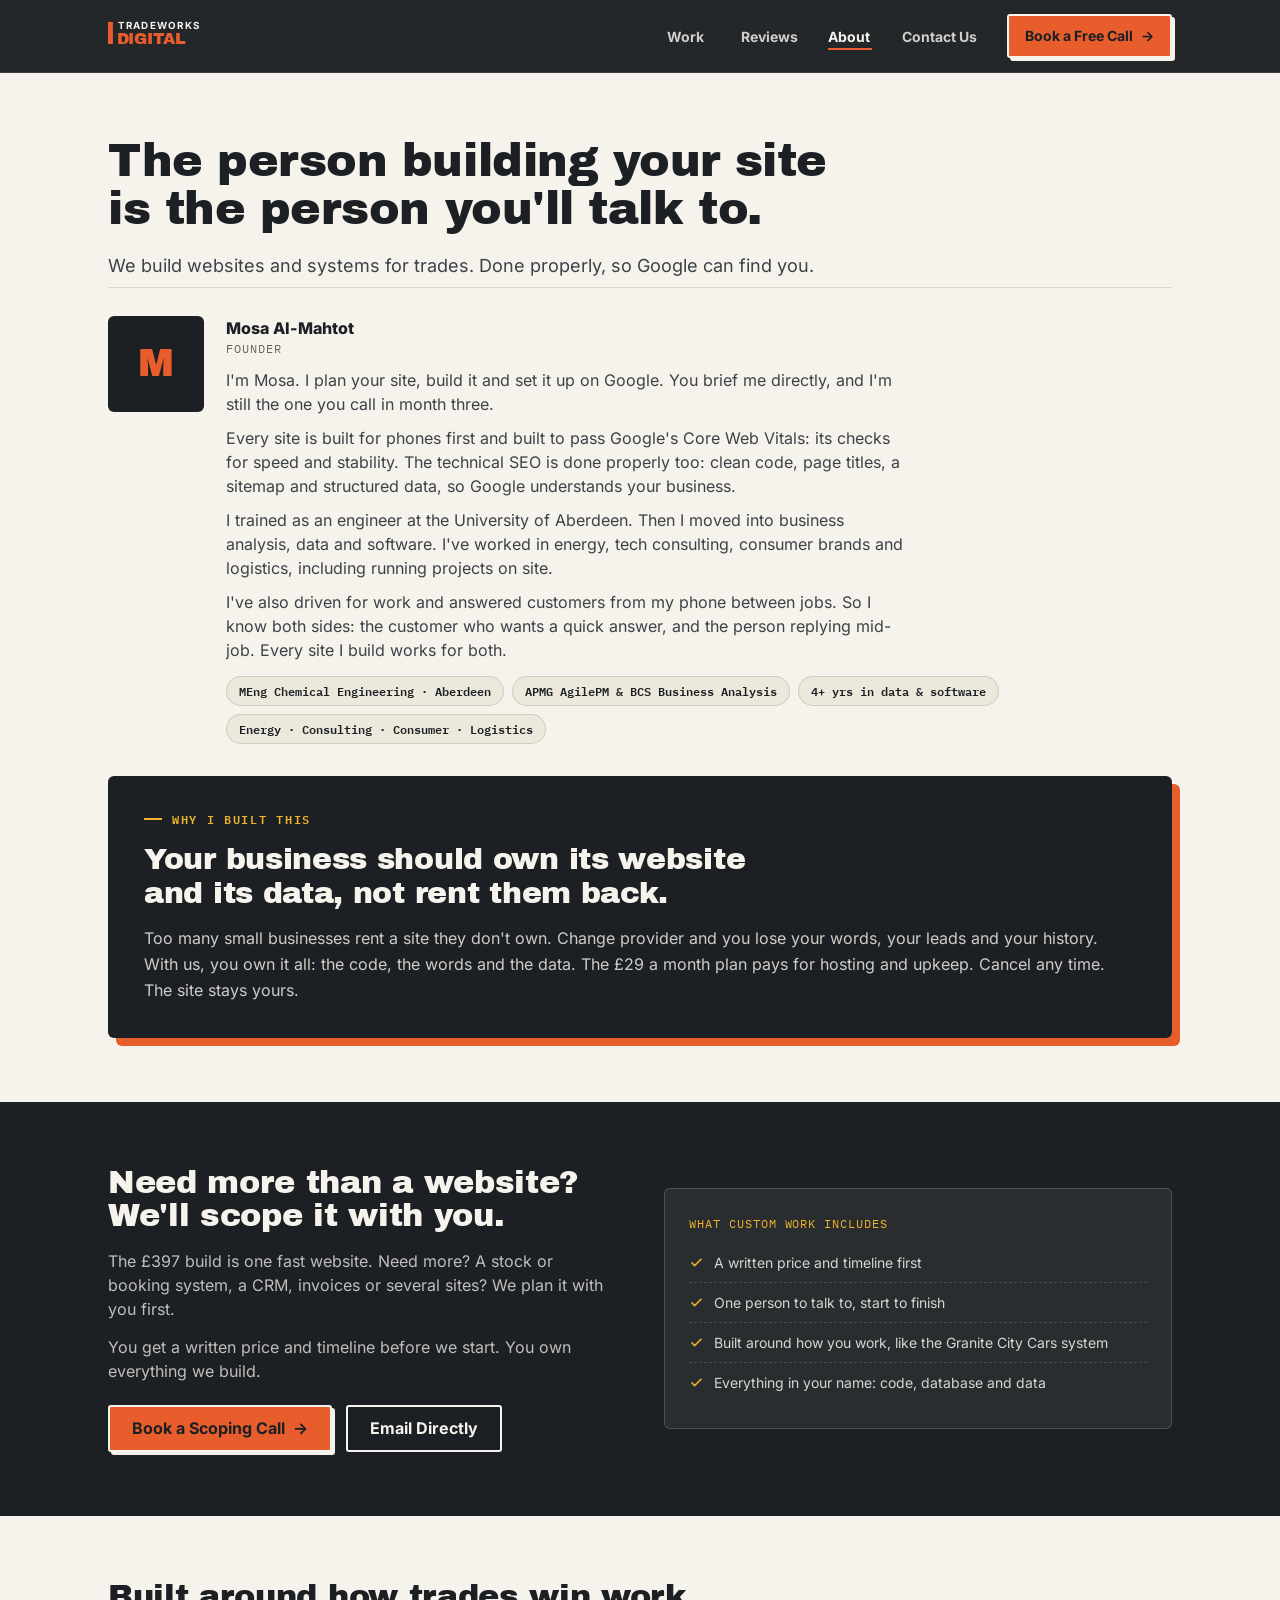
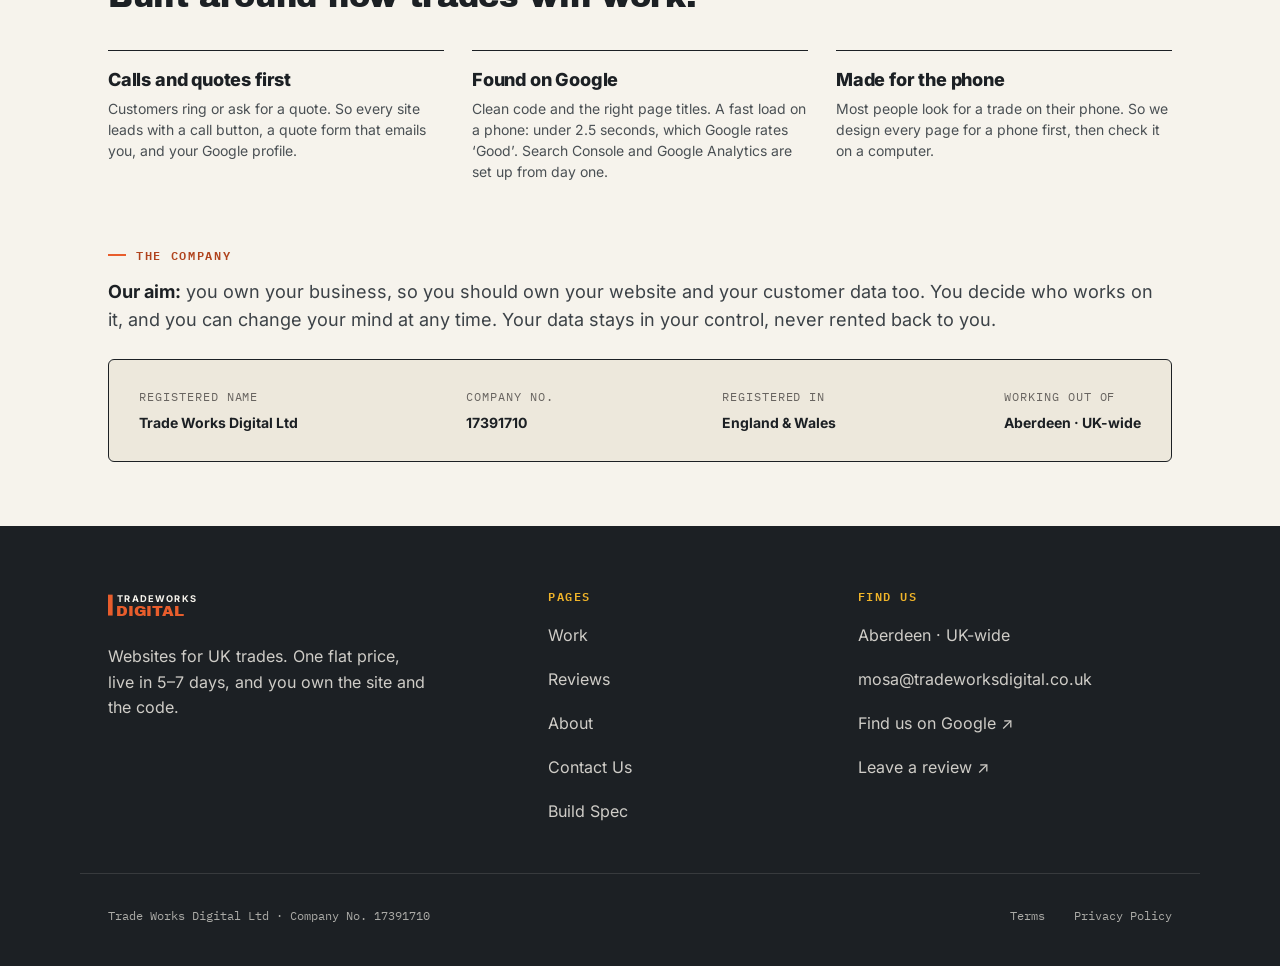
<file: about.html>
<!DOCTYPE html>
<html lang="en-GB" class="no-js">
<head>
<meta charset="UTF-8">
<meta http-equiv="Content-Security-Policy" content="default-src 'self'; script-src 'self' 'sha256-ZiOa55It14nsoHtOd8aW+Wl+EVnmyFcN3dk/f5ePjhc=' 'sha256-xMEne5xSNlgeOligOATNEvyFpyN5H3HG/E/qDyG8S5Y=' https://app.cal.com; style-src 'self' 'unsafe-inline'; img-src 'self' data:; font-src 'self' data:; connect-src 'self' https://crm.tradeworksdigital.co.uk https://app.cal.com; frame-src https://app.cal.com; form-action 'self' https://crm.tradeworksdigital.co.uk; base-uri 'self'; object-src 'none'; upgrade-insecure-requests">
<meta name="text-scale" content="scale">
<meta name="viewport" content="width=device-width, initial-scale=1.0">
<meta name="format-detection" content="telephone=no, date=no, address=no, email=no">
<script>document.documentElement.className=document.documentElement.className.replace('no-js','js');</script>
<title>About the Founder | Tradeworks Digital</title>
<meta name="description" content="Tradeworks Digital is run by Mosa Al-Mahtot, an Aberdeen-trained engineer and business analyst who builds fast websites for UK trades that the client owns outright.">
<meta name="robots" content="index, follow">
<meta name="theme-color" content="#1C2024">
<link rel="canonical" href="https://www.tradeworksdigital.co.uk/about.html">
<link rel="icon" type="image/svg+xml" href="favicon-circle.svg">
<link rel="icon" type="image/png" sizes="32x32" href="favicon-circle-32.png">
<link rel="icon" type="image/png" sizes="16x16" href="favicon-circle-16.png">
<link rel="apple-touch-icon" sizes="180x180" href="apple-touch-icon.png">
<meta property="og:type" content="website">
<meta property="og:site_name" content="Tradeworks Digital">
<meta property="og:title" content="About the Founder | Tradeworks Digital">
<meta property="og:description" content="Tradeworks Digital is run by Mosa Al-Mahtot, an Aberdeen-trained engineer and business analyst who builds fast websites for UK trades that the client owns outright.">
<meta property="og:url" content="https://www.tradeworksdigital.co.uk/about.html">
<!-- Share image (4 Nov 2026): source is build-scripts/share-image/share.html, rendered at 1200×630. -->
<meta property="og:image" content="https://www.tradeworksdigital.co.uk/images/share.jpg">
<meta property="og:image:width" content="1200">
<meta property="og:image:height" content="630">
<meta property="og:image:alt" content="Tradeworks Digital: a website that brings in the calls. Live in 5–7 days. Yours to keep.">
<meta name="twitter:card" content="summary_large_image">
<meta name="twitter:image" content="https://www.tradeworksdigital.co.uk/images/share.jpg">
<meta name="twitter:title" content="About the Founder | Tradeworks Digital">
<meta name="twitter:description" content="Tradeworks Digital is run by Mosa Al-Mahtot, an Aberdeen-trained engineer and business analyst who builds fast websites for UK trades that the client owns outright.">
<link rel="stylesheet" href="site.css">
<style>
  .hero{padding:64px 0 8px;}
  .hero h1{font-size:clamp(1.875rem,4vw,2.875rem); margin-bottom:18px; max-width:760px;}
  .hero p{color:var(--ink-soft); font-size:1.125rem; max-width:680px;}
  section{padding:64px 0;}
  .founder-row{
    display:grid; grid-template-columns:96px 1fr; gap:22px; align-items:flex-start;
    margin-top:8px; padding-top:28px; border-top:1.5px solid var(--line);
  }
  .founder-badge{
    width:96px; height:96px; border-radius:6px; background:var(--ink);
    display:flex; align-items:center; justify-content:center; flex-shrink:0;
  }
  .founder-badge span{
    font-family:'Archivo Black', sans-serif; font-size:2.375rem; color:var(--orange);
  }
  .founder-copy .name{font-weight:800; font-size:1rem;}
  .founder-copy .role{
    font-family:'IBM Plex Mono', monospace; font-size:0.75rem; letter-spacing:0.08em; text-transform:uppercase;
    color:var(--grey); margin-bottom:10px;
  }
  .founder-copy p{color:var(--ink-soft); font-size:1rem; max-width:680px;}
  .larger{background:var(--ink); color:var(--paper);}
  .larger .wrap{
    display:grid; grid-template-columns:1fr 1fr; gap:48px; align-items:center;
  }
  .larger .eyebrow{color:var(--yellow);}
  .larger .eyebrow::before{background:var(--yellow);}
  .larger h2{font-size:clamp(1.5rem,3vw,2rem); color:var(--paper); margin-bottom:16px;}
  .larger p{color:rgba(246,243,236,0.75); font-size:1rem; margin-bottom:14px;}
  .larger-actions{display:flex; gap:14px; flex-wrap:wrap; margin-top:22px;}
  .larger-card{
    background:rgba(246,243,236,0.06); border:1.5px solid rgba(246,243,236,0.18); border-radius:6px;
    padding:26px 24px;
  }
  .larger-card .lbl{
    font-family:'IBM Plex Mono', monospace; font-size:0.75rem; letter-spacing:0.08em; text-transform:uppercase;
    color:var(--yellow); margin-bottom:10px;
  }
  .larger-card ul{list-style:none;}
  .larger-card li{
    display:flex; gap:10px; align-items:flex-start; padding:9px 0;
    border-bottom:1px dashed rgba(246,243,236,0.14); font-size:0.875rem; color:rgba(246,243,236,0.85);
  }
  .larger-card li:last-child{border-bottom:none;}
  .larger-card svg{width:15px; height:15px; stroke:var(--yellow); flex-shrink:0; margin-top:3px;}
  .why-grid{
    display:grid; grid-template-columns:repeat(3, 1fr); gap:28px; margin-top:36px;
  }
  .why-card{border-top:1.5px solid var(--ink); padding-top:20px;}
  .why-card h3{font-family:'Inter', sans-serif; font-weight:800; font-size:1.125rem; margin-bottom:8px;}
  .why-card p{color:var(--ink-muted); font-size:0.875rem;}
  .company-ticket{
    background:var(--paper-dim); border:1.5px solid var(--ink); border-radius:6px;
    padding:28px 30px; margin-top:8px;
    display:flex; flex-wrap:wrap; gap:28px; justify-content:space-between;
  }
  .ct-item .lbl{
    font-family:'IBM Plex Mono', monospace; font-size:0.75rem; letter-spacing:0.08em; text-transform:uppercase;
    color:var(--grey); margin-bottom:6px;
  }
  .ct-item .val{font-weight:700; font-size:0.875rem;}
  .li-panel{
    margin-top:0; background:var(--paper); border:1.5px dashed var(--line); border-radius:8px;
    padding:32px 30px; display:flex; align-items:center; justify-content:space-between; flex-wrap:wrap; gap:20px;
  }
  .li-panel h2{font-size:1.375rem; margin-bottom:6px;}
  .li-panel p{color:var(--ink-muted); font-size:0.875rem; max-width:520px;}
  @media (max-width:860px){
  .larger .wrap{grid-template-columns:1fr;}
  .why-grid{grid-template-columns:1fr;}
  .founder-row{grid-template-columns:72px 1fr;}
  .founder-badge{width:72px; height:72px;}
  .founder-badge span{font-size:1.75rem;}
}
  .founder-copy p + p{margin-top:10px;}
  .creds{list-style:none; margin:14px 0 0; padding:0; display:flex; flex-wrap:wrap; gap:8px;}
  .creds li{font-family:'IBM Plex Mono', monospace; font-size:0.75rem; font-weight:600; color:var(--ink); background:var(--paper-dim); border:1px solid var(--line); border-radius:999px; padding:5px 12px;}
  .mission{background:var(--ink); color:var(--paper); border-radius:6px; padding:34px 36px; box-shadow:8px 8px 0 var(--orange); max-width:880px;}
  .mission .eyebrow{color:var(--yellow);}
  .mission .eyebrow::before{background:var(--yellow);}
  .mission h2{font-size:clamp(1.375rem,2.6vw,1.875rem); margin:14px 0 14px; line-height:1.15;}
  .mission p{color:rgba(246,243,236,.82); font-size:1rem; line-height:1.65; max-width:720px;}
  .why-card{transition:transform .2s var(--ease), box-shadow .2s var(--ease);}
  @media (hover:hover){ .why-card:hover{transform:translate(-3px,-3px); box-shadow:7px 7px 0 var(--ink);} }
  @media (max-width:860px){ .mission{padding:26px 22px; box-shadow:5px 5px 0 var(--orange);} }

  /* 13 Nov: 'Why I built this' full width with room above it; trades cards without the hover lift */
  .mission-wrap{padding-top:24px;}
  .mission{max-width:none;}
  .mission p{max-width:760px;}
  .why-card, .why-card:hover{transform:none; box-shadow:none; transition:none;}
  #why h2{margin-bottom:28px;}
  .sf-legal{display:inline-flex; gap:20px; flex-wrap:wrap;}
</style>
<script src="site.js" defer></script>
<style id="ux">
  .btn{font-size:1rem;}
  .btn-sm{min-height:44px; font-size:0.875rem;}
  .sh-link,.sf-link{min-width:44px;}
  .reviews-more .tlink,.work-more .tlink{display:inline-flex; align-items:center; min-height:44px;}
  .doc > *{max-width:70ch;}
  .table-note{max-width:75ch;}
  .stars,.review-card .stars{color:#86600A;}
  .hero > .wrap > p{max-width:70ch;}
  .review-grid.two{max-width:none;}
</style>
<style>.mission p{max-width:none;} .company-aim{max-width:none; font-size:1.125rem; line-height:1.6; color:var(--ink-soft); margin:14px 0 24px;} .company-aim b{color:var(--ink);}</style>
<style id="design-v2">
  /* Text links: like the footer links on desktop, a line slides in under the words on hover; touch screens keep a steady line */
  .tlink{text-decoration:none; background:linear-gradient(currentColor, currentColor) left bottom / 0 2px no-repeat; background-origin:content-box; background-clip:content-box; transition:background-size var(--dur) var(--ease);}
  .tlink::after{display:none;}
  @media (hover:hover){ .tlink:hover, .tlink:focus-visible{background-size:100% 2px;} }
  @media (hover:none){ .tlink{background-size:100% 2px;} }
  .reviews-more .tlink, .work-more .tlink, .diary-band .tlink, .custom-band .tlink, .book-alt a.tlink, .job-card .tlink, .back-link.tlink{display:inline-block; min-height:0; padding:10px 0;}
  /* Section heads: heading left, intro right on wide screens, so the intro uses the full width at a readable line length */
  @media (min-width:980px){
    .section-head{max-width:none; display:grid; grid-template-columns:minmax(0,1.15fr) minmax(0,.85fr); column-gap:64px; align-items:start;}
    .section-head > .eyebrow{grid-column:1 / -1;}
    .section-head > h2{grid-column:1; margin-bottom:0;}
    .section-head > p{grid-column:2; margin:22px 0 0;}
  }
</style>
<script type="speculationrules">
{"prefetch":[{"where":{"and":[{"href_matches":"/*"},{"not":{"href_matches":"/*\\?*"}},{"not":{"selector_matches":"[rel~=nofollow], [download]"}}]},"eagerness":"moderate"}]}
</script>
</head>
<body>
<a class="skip-link" href="#main">Skip to content</a>
<header class="site-header">
  <nav class="wrap sh-nav" aria-label="Main">
    <a href="/" class="sh-logo" aria-label="Tradeworks Digital, home">
      <svg viewBox="0 0 160 62" xmlns="http://www.w3.org/2000/svg" role="img" aria-label="Tradeworks Digital">
        <rect x="0" y="8" width="8" height="36" fill="#E85D2C"/>
        <text x="16" y="20" font-family="Inter, Arial, sans-serif" font-weight="600" font-size="16" fill="#F6F3EC" letter-spacing="2">TRADEWORKS</text>
        <text x="14" y="44" font-family="Archivo Black, Arial, sans-serif" font-size="26" fill="#E85D2C" letter-spacing="-0.4">DIGITAL</text>
      </svg>
    </a>
    <div class="sh-links" id="site-menu">
      <a href="work.html" class="sh-link">Work</a>
      <a href="reviews.html" class="sh-link">Reviews</a>
      <a href="about.html" class="sh-link" aria-current="page">About</a>
      <a href="contact.html" class="sh-link">Contact Us</a>
      <a href="tel:+441224XXXXXX" class="sh-link sh-tel tel-slot" data-slot="Phone number"><svg viewBox="0 0 24 24" fill="none" stroke-width="2" aria-hidden="true"><path d="M22 16.9v3a2 2 0 0 1-2.2 2 19.8 19.8 0 0 1-8.6-3.1 19.5 19.5 0 0 1-6-6A19.8 19.8 0 0 1 2.1 4.2 2 2 0 0 1 4.1 2h3a2 2 0 0 1 2 1.7c.1.9.4 1.8.7 2.7a2 2 0 0 1-.5 2.1L8 9.8a16 16 0 0 0 6 6l1.3-1.3a2 2 0 0 1 2.1-.4c.9.3 1.8.6 2.7.7a2 2 0 0 1 1.7 2z"/></svg><span>01224 XXX XXX</span></a>
      <a href="/#book" class="btn btn-primary btn-sm">Book a Free Call <span class="arrow" aria-hidden="true">→</span></a>
    </div>
    <button type="button" class="sh-menu" aria-expanded="false" aria-controls="site-menu" aria-label="Open menu"><span></span><span></span><span></span></button>
  </nav>
</header>

<main id="main">


  <!-- HERO -->
  <section class="hero">
    <div class="wrap">
<h1>The person building your site is the person you'll talk to.</h1>
      <p>We build websites and systems for trades. Done properly, so Google can find you.</p>

      <div class="founder-row reveal">
        <div class="founder-badge"><span>M</span></div>
        <div class="founder-copy">
          <div class="name">Mosa Al-Mahtot</div>
          <div class="role">Founder</div>
          <p>I'm Mosa. I plan your site, build it and set it up on Google. You brief me directly, and I'm still the one you call in month three.</p>
          <p>Every site is built for phones first and built to pass Google's Core Web Vitals: its checks for speed and stability. The technical SEO is done properly too: clean code, page titles, a sitemap and structured data, so Google understands your business.</p>
          <p>I trained as an engineer at the University of Aberdeen. Then I moved into business analysis, data and software. I've worked in energy, tech consulting, consumer brands and logistics, including running projects on site.</p>
          <p>I've also driven for work and answered customers from my phone between jobs. So I know both sides: the customer who wants a quick answer, and the person replying mid-job. Every site I build works for both.</p>
          <ul class="creds" aria-label="Credentials">
            <li>MEng Chemical Engineering · Aberdeen</li>
            <li>APMG AgilePM &amp; BCS Business Analysis</li>
            <li>4+ yrs in data &amp; software</li>
            <li>Energy · Consulting · Consumer · Logistics</li>
          </ul>
        </div>
      </div>
    </div>
  </section>

  <!-- LARGER CLIENTS -->
  <section class="mission-wrap">
    <div class="wrap">
      <div class="mission reveal">
        <span class="eyebrow">Why I built this</span>
        <h2>Your business should own its website and its data, not rent them back.</h2>
        <p>Too many small businesses rent a site they don't own. Change provider and you lose your words, your leads and your history. With us, you own it all: the code, the words and the data. The £29 a month plan pays for hosting and upkeep. Cancel any time. The site stays yours.</p>
      </div>
    </div>
  </section>

  <section class="larger on-dark">
    <div class="wrap">
      <div class="reveal">
<h2>Need more than a website? We'll scope it with you.</h2>
        <p>The £397 build is one fast website. Need more? A stock or booking system, a CRM, invoices or several sites? We plan it with you first.</p>
        <p>You get a written price and timeline before we start. You own everything we build.</p>
        <div class="larger-actions">
          <a href="contact.html?service=custom#enquiry" class="btn btn-primary">Book a Scoping Call <span class="arrow" aria-hidden="true">→</span></a>
          <a href="mailto:mosa@tradeworksdigital.co.uk" class="btn btn-ghost">Email Directly</a>
        </div>
      </div>
      <div class="larger-card reveal">
        <div class="lbl">What custom work includes</div>
        <ul>
          <li><svg viewBox="0 0 24 24" fill="none" stroke-width="2.4" aria-hidden="true"><path d="M20 6 9 17l-5-5"/></svg> A written price and timeline first</li>
          <li><svg viewBox="0 0 24 24" fill="none" stroke-width="2.4" aria-hidden="true"><path d="M20 6 9 17l-5-5"/></svg> One person to talk to, start to finish</li>
          <li><svg viewBox="0 0 24 24" fill="none" stroke-width="2.4" aria-hidden="true"><path d="M20 6 9 17l-5-5"/></svg> Built around how you work, like the Granite City Cars system</li>
          <li><svg viewBox="0 0 24 24" fill="none" stroke-width="2.4" aria-hidden="true"><path d="M20 6 9 17l-5-5"/></svg> Everything in your name: code, database and data</li>
        </ul>
      </div>
    </div>
  </section>

  <!-- WHY TRADES -->
  <section id="why">
    <div class="wrap">
      <div class="reveal"><h2 style="font-size:clamp(1.5rem,3vw,2rem); max-width:640px;">Built around how trades win work.</h2></div>

      <div class="why-grid reveal-stagger">
        <div class="why-card">
          <h3>Calls and quotes first</h3>
          <p>Customers ring or ask for a quote. So every site leads with a call button, a quote form that emails you, and your Google profile.</p>
        </div>
        <div class="why-card">
          <h3>Found on Google</h3>
          <p>Clean code and the right page titles. A fast load on a phone: under 2.5 seconds, which Google rates ‘Good’. Search Console and Google Analytics are set up from day one.</p>
        </div>
        <div class="why-card">
          <h3>Made for the phone</h3>
          <p>Most people look for a trade on their phone. So we design every page for a phone first, then check it on a computer.</p>
        </div>
      </div>
    </div>
  </section>

  <!-- COMPANY DETAILS -->
  <section style="padding-top:0;">
    <div class="wrap">
      <span class="eyebrow reveal">The Company</span>
      <p class="company-aim reveal"><b>Our aim:</b> you own your business, so you should own your website and your customer data too. You decide who works on it, and you can change your mind at any time. Your data stays in your control, never rented back to you.</p>
      <div class="company-ticket reveal">
        <div class="ct-item">
          <div class="lbl mono">Registered Name</div>
          <div class="val">Trade Works Digital Ltd</div>
        </div>
        <div class="ct-item">
          <div class="lbl mono">Company No.</div>
          <div class="val">17391710</div>
        </div>
        <div class="ct-item">
          <div class="lbl mono">Registered In</div>
          <div class="val">England &amp; Wales</div>
        </div>
        <div class="ct-item">
          <div class="lbl mono">Working Out Of</div>
          <div class="val">Aberdeen &middot; UK-wide</div>
        </div>
      </div>
    </div>
  </section>
</main>

<footer class="site-footer">
  <div class="wrap sf-grid">
    <div class="sf-brand">
      <svg viewBox="0 0 160 62" xmlns="http://www.w3.org/2000/svg" role="img" aria-label="Tradeworks Digital">
        <rect x="0" y="8" width="8" height="36" fill="#E85D2C"/>
        <text x="16" y="20" font-family="Inter, Arial, sans-serif" font-weight="600" font-size="16" fill="#F6F3EC" letter-spacing="2">TRADEWORKS</text>
        <text x="14" y="44" font-family="Archivo Black, Arial, sans-serif" font-size="26" fill="#E85D2C" letter-spacing="-0.4">DIGITAL</text>
      </svg>
      <p>Websites for UK trades. One flat price, live in 5–7 days, and you own the site and the code.</p>
    </div>
    <nav class="sf-col" aria-label="Footer">
      <h2 class="sf-h">Pages</h2>
      <ul>
        <li><a href="work.html" class="sf-link">Work</a></li>
        <li><a href="reviews.html" class="sf-link">Reviews</a></li>
        <li><a href="about.html" class="sf-link">About</a></li>
        <li><a href="contact.html" class="sf-link">Contact Us</a></li>
        <li><a href="product.html" class="sf-link">Build Spec</a></li>
      </ul>
    </nav>
    <div class="sf-col">
      <h2 class="sf-h">Find us</h2>
      <ul>
        <li class="sf-plain">Aberdeen · UK-wide</li>
        <li class="tel-slot" data-slot="Phone number"><a href="tel:+441224XXXXXX" class="sf-link">01224 XXX XXX</a></li>
        <li><a href="mailto:mosa@tradeworksdigital.co.uk" class="sf-link">mosa@tradeworksdigital.co.uk</a></li>
        <!-- SLOT: OPENING HOURS — add a line here written exactly as your Google Business Profile shows it, e.g.
             <li class="sf-plain">Mon–Fri 9am–5pm</li>
             and add the matching "openingHours" to the JSON-LD in index.html. -->
        <li><a href="https://www.google.com/maps?cid=4431950925162973770" class="sf-link" target="_blank" rel="noopener">Find us on Google ↗</a></li>
        <li><a href="https://g.page/r/CUqKTYzic4E9EBI/review" class="sf-link" target="_blank" rel="noopener">Leave a review ↗</a></li>
      </ul>
    </div>
  </div>
  <div class="wrap sf-bottom">
    <span>Trade Works Digital Ltd · Company No. 17391710</span>
    <span class="sf-legal"><a href="terms.html" class="sf-link">Terms</a> <a href="privacy-policy.html" class="sf-link">Privacy Policy</a></span>
  </div>
</footer>

<div class="m-cta" role="region" aria-label="Quick booking">
  <a href="/#book" class="btn btn-primary">Book a Free Call <span class="arrow" aria-hidden="true">→</span></a>
  <a href="tel:+441224XXXXXX" class="m-cta-mail tel-slot" data-slot="Phone" aria-label="Call us on 01224 XXX XXX"><svg viewBox="0 0 24 24" fill="none" stroke-width="2" aria-hidden="true"><path d="M22 16.9v3a2 2 0 0 1-2.2 2 19.8 19.8 0 0 1-8.6-3.1 19.5 19.5 0 0 1-6-6A19.8 19.8 0 0 1 2.1 4.2 2 2 0 0 1 4.1 2h3a2 2 0 0 1 2 1.7c.1.9.4 1.8.7 2.7a2 2 0 0 1-.5 2.1L8 9.8a16 16 0 0 0 6 6l1.3-1.3a2 2 0 0 1 2.1-.4c.9.3 1.8.6 2.7.7a2 2 0 0 1 1.7 2z"/></svg></a>
  <a href="mailto:mosa@tradeworksdigital.co.uk" class="m-cta-mail" aria-label="Email us"><svg viewBox="0 0 24 24" fill="none" stroke-width="2" aria-hidden="true"><rect x="3" y="5" width="18" height="14" rx="2"/><path d="m3 7 9 6 9-6"/></svg></a>
</div>

<style id="mobile-v3">
  /* --- 17 Nov mobile review --- */
  .case-shot{display:block; width:100%; height:auto; border-radius:4px;}
  .eyebrow + h1, .eyebrow + h2{margin-top:14px !important;}
  .section-head h2{margin-bottom:14px !important;}
  .section-head h2 + p{margin-top:0 !important;}
  @media (max-width:760px){
    .section-head{margin-bottom:32px !important;}
    /* Phones: left-aligned body text (WCAG 1.4.8: no justified text), with balanced line breaks instead */
    :where(main, section) p:not(.phone-cap):not(.book-note):not(.ps){text-align:left; -webkit-hyphens:manual; hyphens:manual; text-wrap:pretty;}
  }
  @media (max-width:760px){
    section.larger, section#why{padding-top:48px !important;}
    section.mission-wrap, section.larger, section#why, section:not([class]):not([id]){padding-bottom:48px !important;}
  }
</style>

<style id="mobile-v4">
/* Overscroll past the footer (iPhone bounce, Chrome) shows the footer colour, not a cream block */
html{background:#1C2024;} body{background:var(--paper);}
@media (max-width:760px){
  /* Cards and narrow columns: left-aligned (justify leaves big gaps under ~300px) */
  :where(.case-body,.o-card,.text-bubble,.brand-strip,.p-step-body,.service,.founder-copy,.mission,.c-card,.stat-card,.found-card,.j-col,.j-bars,.review-card,.rev-card,.r-card,.faq-a,.book-side,.call-list,.meta) p,
  :where(.case-body,.o-card,.service,.c-card,.stat-card,.found-card,.j-col) li,
  .faq-a{text-align:left !important; -webkit-hyphens:manual !important; hyphens:manual !important;}

  /* About: badge beside name and role, the story full width underneath */
  .founder-row{grid-template-columns:56px 1fr !important; column-gap:14px !important; row-gap:0 !important; align-items:center !important;}
  .founder-badge{width:56px !important; height:56px !important; grid-row:1 / span 2;}
  .founder-badge span{font-size:1.5rem !important;}
  .founder-copy{display:contents !important;}
  .founder-copy .name{grid-column:2; align-self:end;}
  .founder-copy .role{grid-column:2; align-self:start; margin-bottom:0 !important;}
  .founder-copy > :not(.name):not(.role){grid-column:1 / -1;}
  .founder-copy > .name + .role + *{margin-top:16px !important;}

  /* Numbered steps: the number is its own small label above the title (clear space, nothing crowding it),
     then the title, then the text, all on one left edge */
  .p-step{display:grid !important; grid-template-columns:1fr !important; row-gap:0 !important;}
  .p-step .p-step-body{display:block !important;}
  .p-step .step-num{display:flex !important; align-items:baseline; gap:6px; margin:0 0 8px !important;}
  .p-step .step-num .big{display:inline !important; margin:0 !important; font-size:1.125rem !important; line-height:1 !important; color:var(--orange-dark);}
  .p-step .p-step-body > h3{margin:0 0 8px !important; min-height:0 !important; height:auto !important;}
  .p-step .p-step-body > p{margin:0 !important;}
  /* Hero buttons: too wide to sit side by side on a phone, so both full width, same size, stacked (main one first) */
  .hero-ctas{display:grid !important; grid-template-columns:1fr !important; gap:12px !important;}
  .hero-ctas .btn{width:100% !important; justify-content:center !important;}
  /* All content buttons on phones: full width of their box, same height, text centred (one consistent button style) */
  main .btn, section .btn{width:100% !important; justify-content:center !important; min-height:48px !important;}
  /* Legal pages: left-aligned (long links and addresses leave big gaps when justified) */
  .doc p, .doc li{text-align:left !important; -webkit-hyphens:manual !important; hyphens:manual !important;}
  /* 404: space between the heading and the text */
  .nf h1 + .lede{margin-top:16px !important;}
  /* Tap targets: text links that act as buttons get the full 44px height */
  .tlink.back-link, .book-alt .tlink, .book-alt span > .tlink, .contact-alt .tlink, p > .tlink:only-child{display:inline-flex !important; align-items:center; min-height:44px;}
  /* Smallest labels at least 12px (hero results card) */
  .proof-strip .wrap, .proof-strip .wrap *{font-size:0.75rem !important;}
  .p-step .p-step-body > p{font-size:0.9375rem !important; line-height:1.55 !important;}
  .hero [class*=lm-] span, .hero [class*=lm-], .lm-name{font-size:max(0.75rem, 1em) !important;}
  /* Body copy in cards: 15px minimum on phones */
  .why-card p, .text-bubble, .text-bubble p, .sum-grid p.sum-copy, p.sum-copy.sum-copy, .why-card{font-size:0.9375rem !important; line-height:1.55 !important;}
  /* Case-study stat boxes (home + work): one per row, number and label on the same line, no wrapped numbers */
  .case-stats{display:grid !important; grid-template-columns:1fr !important; gap:8px !important;}
  .case-stats > *{display:flex !important; align-items:center !important; gap:12px !important; padding:12px 14px !important; min-height:0 !important;}
  .case-stats b{white-space:nowrap !important; flex:0 0 auto; font-size:1.375rem !important; line-height:1.1 !important; min-width:5.2em;}
  .case-stats span, .case-stats small, .case-stats p{margin:0 !important; line-height:1.3 !important;}
}
</style>
</body>
</html>
</file>
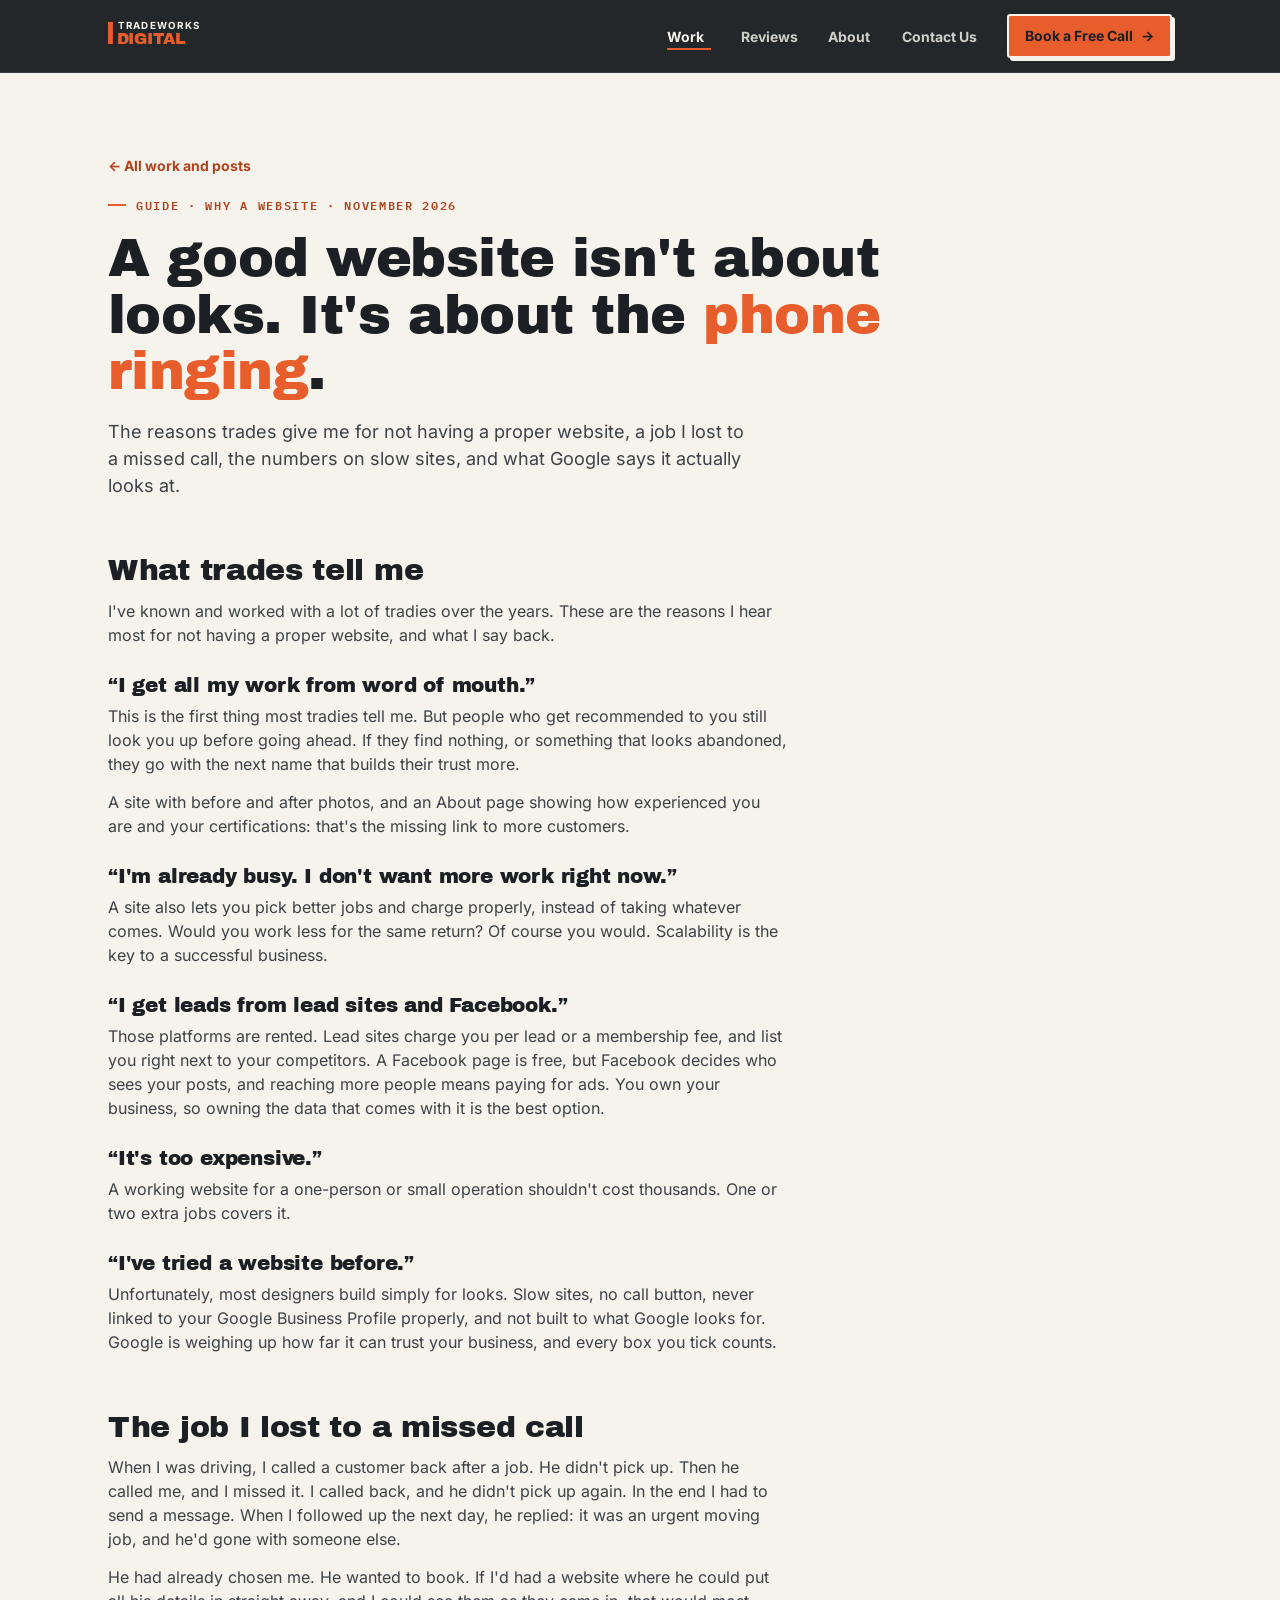
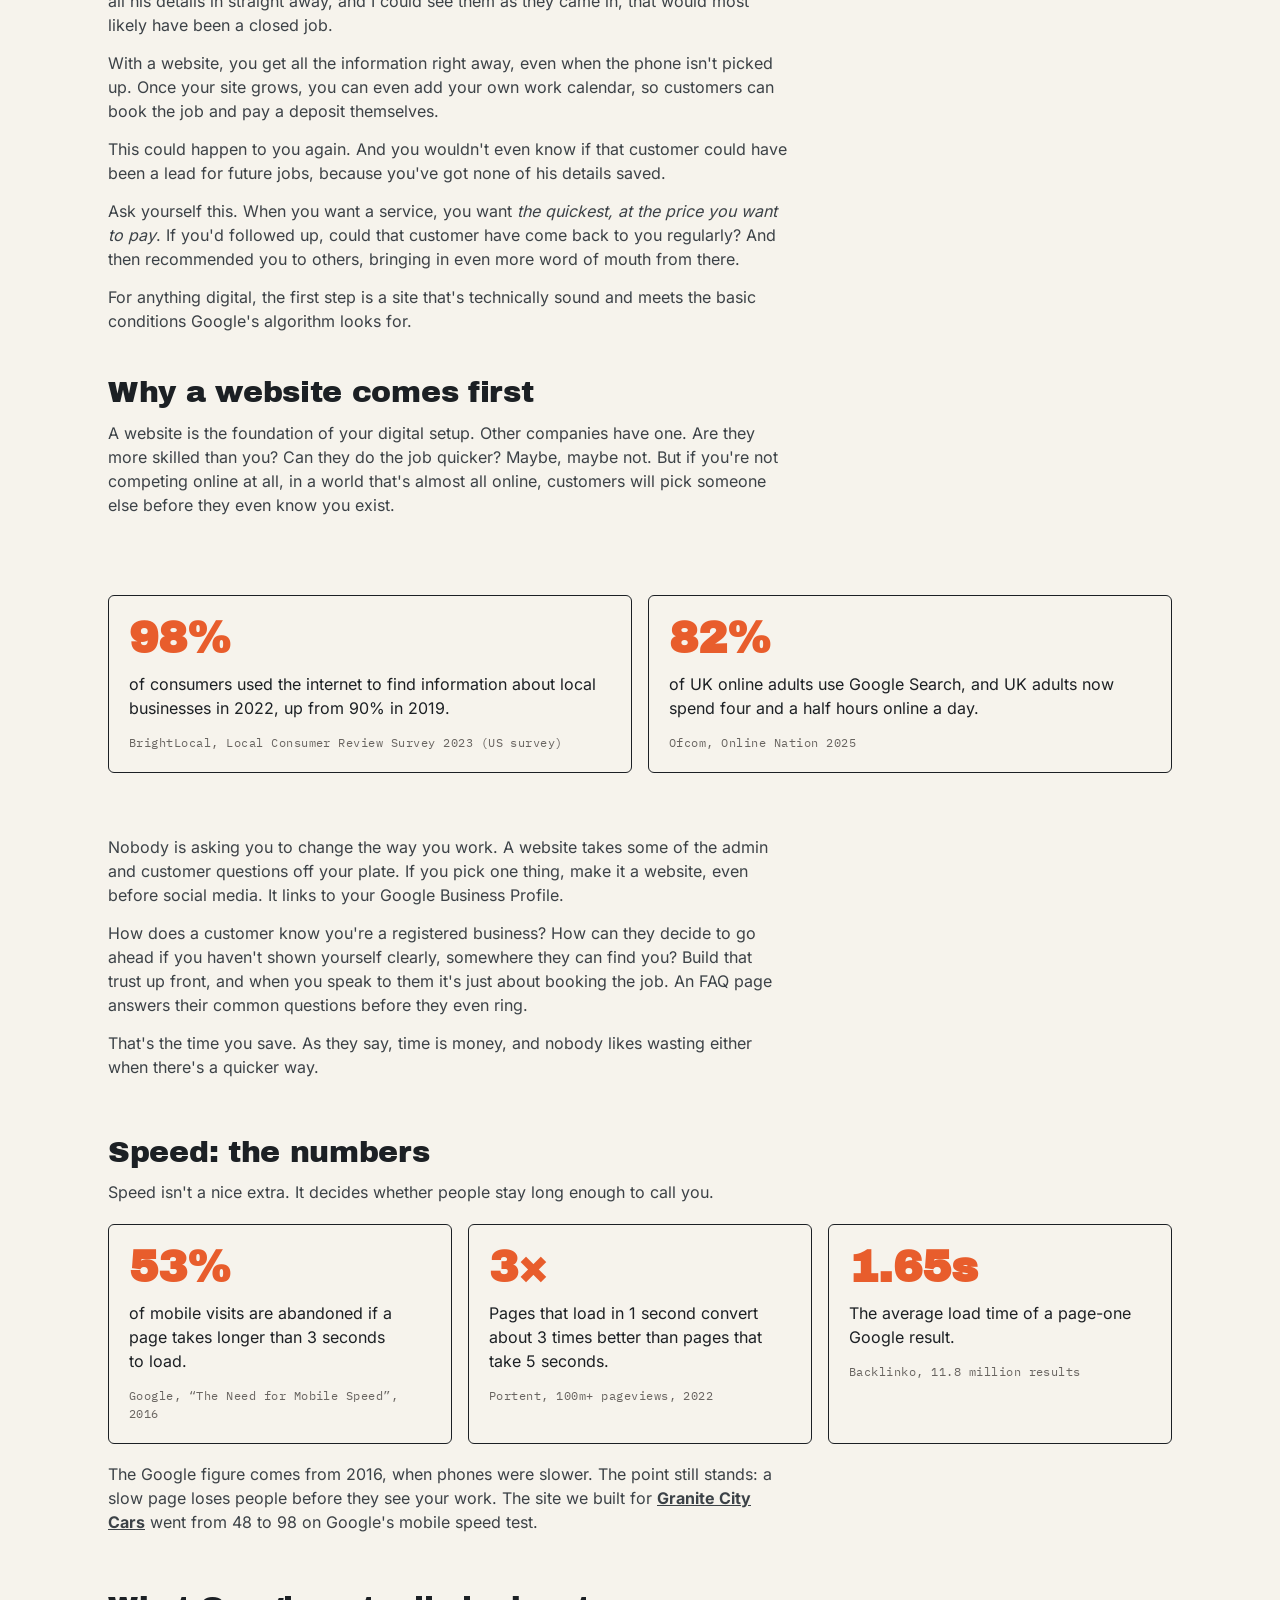
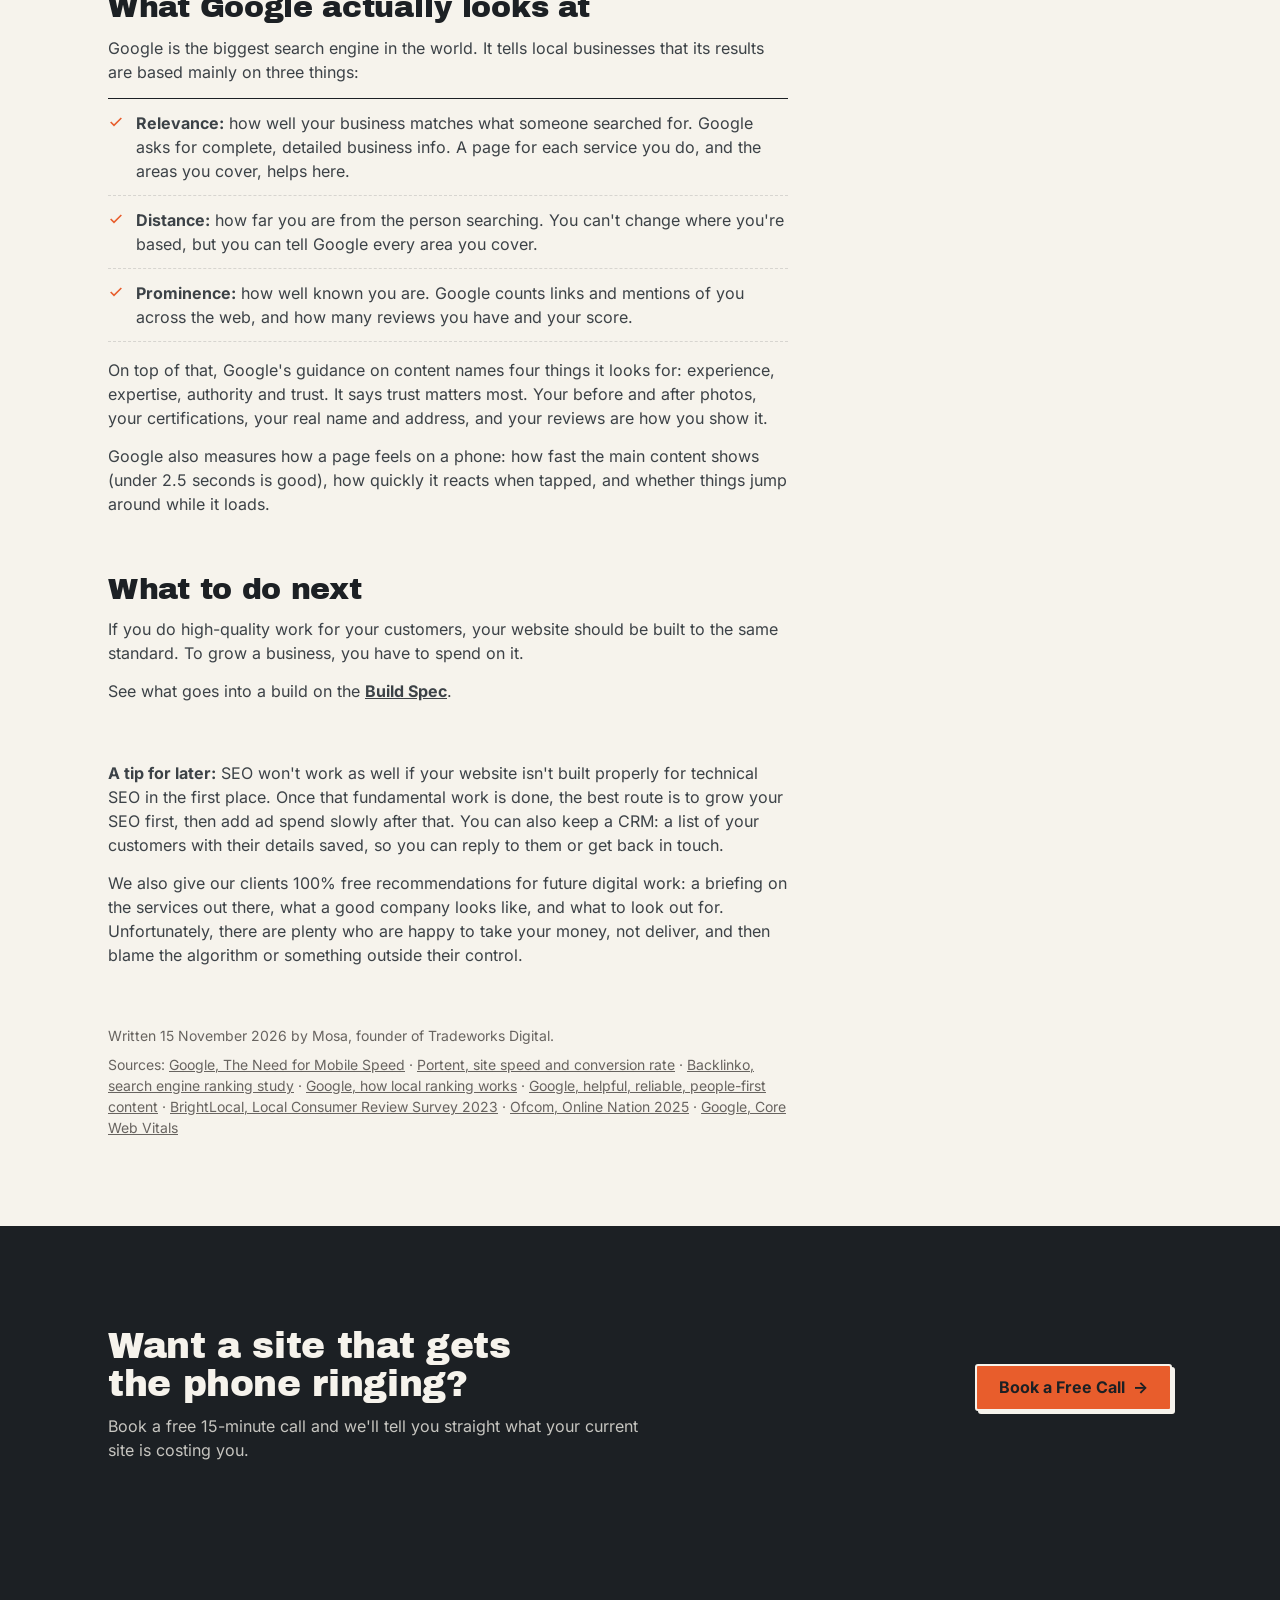
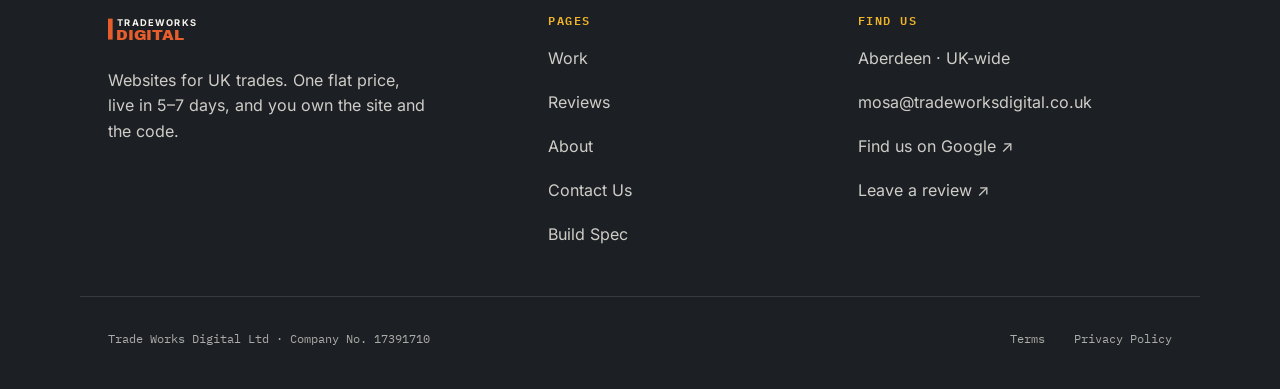
<file: blog-more-than-looks.html>
<!DOCTYPE html>
<html lang="en-GB" class="no-js">
<head>
<meta charset="UTF-8">
<meta http-equiv="Content-Security-Policy" content="default-src 'self'; script-src 'self' 'sha256-ZiOa55It14nsoHtOd8aW+Wl+EVnmyFcN3dk/f5ePjhc=' 'sha256-xMEne5xSNlgeOligOATNEvyFpyN5H3HG/E/qDyG8S5Y=' https://app.cal.com; style-src 'self' 'unsafe-inline'; img-src 'self' data:; font-src 'self' data:; connect-src 'self' https://crm.tradeworksdigital.co.uk https://app.cal.com; frame-src https://app.cal.com; form-action 'self' https://crm.tradeworksdigital.co.uk; base-uri 'self'; object-src 'none'; upgrade-insecure-requests">
<meta name="text-scale" content="scale">
<meta name="viewport" content="width=device-width, initial-scale=1.0">
<meta name="format-detection" content="telephone=no, date=no, address=no, email=no">
<script>document.documentElement.className=document.documentElement.className.replace('no-js','js');</script>
<title>Why Your Trade Needs a Good Website | Tradeworks Digital</title>
<meta name="description" content="The reasons trades give for not having a proper website, the numbers on slow sites and lost enquiries, and what Google says it actually ranks local businesses on.">
<meta name="robots" content="index, follow">
<meta name="theme-color" content="#1C2024">
<link rel="canonical" href="https://www.tradeworksdigital.co.uk/blog-more-than-looks.html">
<link rel="icon" type="image/svg+xml" href="favicon-circle.svg">
<link rel="icon" type="image/png" sizes="32x32" href="favicon-circle-32.png">
<link rel="icon" type="image/png" sizes="16x16" href="favicon-circle-16.png">
<link rel="apple-touch-icon" sizes="180x180" href="apple-touch-icon.png">
<meta property="og:type" content="article">
<meta property="og:site_name" content="Tradeworks Digital">
<meta property="og:title" content="Why Your Trade Needs a Good Website | Tradeworks Digital">
<meta property="og:description" content="The reasons trades give for not having a proper website, the numbers on slow sites and lost enquiries, and what Google says it actually ranks local businesses on.">
<meta property="og:url" content="https://www.tradeworksdigital.co.uk/blog-more-than-looks.html">
<!-- Share image (4 Nov 2026): source is build-scripts/share-image/share.html, rendered at 1200×630. -->
<meta property="og:image" content="https://www.tradeworksdigital.co.uk/images/share.jpg">
<meta property="og:image:width" content="1200">
<meta property="og:image:height" content="630">
<meta property="og:image:alt" content="Tradeworks Digital: a website that brings in the calls. Live in 5–7 days. Yours to keep.">
<meta name="twitter:card" content="summary_large_image">
<meta name="twitter:image" content="https://www.tradeworksdigital.co.uk/images/share.jpg">
<meta name="twitter:title" content="Why Your Trade Needs a Good Website | Tradeworks Digital">
<meta name="twitter:description" content="The reasons trades give for not having a proper website, the numbers on slow sites and lost enquiries, and what Google says it actually ranks local businesses on.">
<link rel="stylesheet" href="site.css">
<style>

  .page-hero{padding:72px 0 48px;}
  .page-hero h1{font-size:clamp(2.125rem,4.6vw,3.375rem); margin:16px 0 18px; max-width:820px;}
  .page-hero h1 em{font-style:normal; color:var(--orange);}
  .page-hero p.lede{font-size:1.125rem; color:var(--ink-soft); max-width:640px;}
  @media (max-width:860px){ .page-hero{padding:44px 0 32px;} }

  .cta-band{background:var(--ink); color:var(--paper);}
  .cta-band .wrap{display:flex; align-items:center; justify-content:space-between; gap:24px; flex-wrap:wrap;}
  .cta-band h2{font-size:clamp(1.625rem,3vw,2.25rem); max-width:620px;}
  .cta-band p{color:rgba(246,243,236,.78); margin-top:10px; max-width:560px;}

  .cs-facts{display:grid; grid-template-columns:repeat(4, minmax(0,1fr)); border:1.5px solid var(--ink); border-radius:6px; overflow:hidden; margin-top:34px; background:var(--paper);}
  .cs-facts div{padding:16px 18px; border-right:1px dashed var(--line);}
  .cs-facts div:last-child{border-right:none;}
  .cs-facts span{display:block; font-family:'IBM Plex Mono','IBM Plex Mono Fallback',monospace; font-size:0.75rem; letter-spacing:.08em; color:var(--grey);}
  .cs-facts b{display:block; margin-top:4px; font-size:1rem;}
  .cs-shot{padding-top:0;}
  .browser{background:var(--paper); border:1.5px solid var(--ink); border-radius:8px; overflow:hidden; box-shadow:10px 10px 0 var(--ink);}
  .browser-bar{display:flex; gap:6px; padding:10px 12px; background:var(--ink);}
  .browser-bar i{width:9px; height:9px; border-radius:50%; background:rgba(246,243,236,.35); display:block;}
  .browser img{width:100%; aspect-ratio:16/9; object-fit:cover; object-position:top;}
  .shot-ph{aspect-ratio:16/9; display:flex; align-items:center; justify-content:center; background:var(--paper-dim); font-family:'IBM Plex Mono','IBM Plex Mono Fallback',monospace; font-size:0.875rem; color:var(--grey); text-align:center; padding:20px;}
  .cs-two{display:grid; grid-template-columns:1fr 1fr; gap:48px; align-items:start;}
  .cs-two h2{font-size:clamp(1.625rem,3vw,2.125rem); margin:14px 0 16px;}
  .cs-two p{color:var(--ink-soft); font-size:1rem; margin-bottom:14px;}
  .ticks{list-style:none; border-top:1.5px solid var(--ink);}
  .ticks li{display:flex; gap:12px; padding:12px 0; border-bottom:1px dashed var(--line); font-size:1rem;}
  .ticks svg{width:16px; height:16px; flex-shrink:0; margin-top:3px; stroke:var(--orange);}
  .built{background:var(--paper-dim); border-top:1px solid var(--line); border-bottom:1px solid var(--line);}
  .built-grid{display:grid; grid-template-columns:1fr 1fr; gap:22px;}
  .built-card{background:var(--paper); border:1.5px solid var(--ink); border-radius:6px; padding:28px 26px;}
  .built-card h3{font-size:1.375rem; margin:10px 0 14px;}
  .built-card .tag{font-family:'IBM Plex Mono','IBM Plex Mono Fallback',monospace; font-size:0.75rem; font-weight:600; letter-spacing:.08em; color:var(--orange-dark);}
  .results{width:100%; border-collapse:collapse; border:1.5px solid var(--ink); background:var(--paper); font-size:1rem;}
  .results th, .results td{padding:14px 18px; text-align:left; border-bottom:1px dashed var(--line);}
  .results thead th{background:var(--ink); color:var(--paper); font-family:'IBM Plex Mono','IBM Plex Mono Fallback',monospace; font-size:0.75rem; font-weight:600; letter-spacing:.08em;}
  .results td.after{font-weight:700;}
  .results .up{color:#1F6B3A;}
  .table-note{margin-top:12px; font-size:0.875rem; color:var(--grey);}
  .stat-grid{display:grid; grid-template-columns:repeat(3, minmax(0,1fr)); gap:16px; margin-top:34px;}
  .stat b.pending{color:var(--orange-dark); font-size:1.375rem;}
  .stat{border:1.5px solid var(--ink); border-radius:6px; padding:20px 18px; background:var(--paper);}
  .stat b{display:block; font-family:'Archivo Black','Archivo Black Fallback',sans-serif; font-weight:400; font-size:1.875rem; line-height:1;}
  .stat span{display:block; margin-top:10px; font-size:0.875rem; color:var(--ink-muted);}
  .quote-block{border-left:4px solid var(--orange); padding:6px 0 6px 26px; max-width:760px;}
  .quote-block blockquote{font-family:'Archivo Black','Archivo Black Fallback',sans-serif; font-size:clamp(1.375rem,2.6vw,1.875rem); line-height:1.25;}
  .quote-block p{margin-top:14px; font-family:'IBM Plex Mono','IBM Plex Mono Fallback',monospace; font-size:0.875rem; color:var(--grey);}
  @media (max-width:860px){
    .cs-facts{grid-template-columns:1fr 1fr;}
    .cs-facts div:nth-child(2){border-right:none;}
    .cs-facts div:nth-child(-n+2){border-bottom:1px dashed var(--line);}
    .cs-two, .built-grid{grid-template-columns:1fr; gap:24px;}
    .stat-grid{grid-template-columns:1fr 1fr;}
    .results{font-size:0.875rem;}
    .results th, .results td{padding:12px 10px;}
    .browser{box-shadow:6px 6px 0 var(--ink);}
  }


  /* ---------- 14 Nov: deeper case study ---------- */
  .found{padding-top:24px;}
  .found-grid{display:grid; grid-template-columns:repeat(2, minmax(0,1fr)); gap:20px;}
  .found-card{background:var(--paper); border:1.5px solid var(--ink); border-radius:6px; padding:24px 24px 22px;}
  .found-card .tag{font-family:'IBM Plex Mono','IBM Plex Mono Fallback',monospace; font-size:0.75rem; font-weight:600; letter-spacing:.08em; color:var(--orange-dark);}
  .found-card h3{font-size:1.125rem; margin:10px 0 8px; font-family:'Inter','Inter Fallback',sans-serif; font-weight:800;}
  .found-card p{color:var(--ink-soft); font-size:1rem;}
  .found-card code{font-family:'IBM Plex Mono','IBM Plex Mono Fallback',monospace; font-size:0.875rem; background:var(--paper-dim); padding:1px 5px; border-radius:3px; overflow-wrap:anywhere;}
  .ph{margin:0;}
  .ph-frame{border:1.5px solid var(--ink); border-radius:20px; overflow:hidden; background:#111; box-shadow:6px 6px 0 rgba(28,32,36,.14);}
  .ph-frame img{display:block; width:100%; height:auto; aspect-ratio:600/1299;}
  .ph figcaption{font-family:'IBM Plex Mono','IBM Plex Mono Fallback',monospace; font-size:0.75rem; color:var(--grey); margin-top:10px; letter-spacing:.04em;}
  .ph.after .ph-frame{border-color:var(--orange); box-shadow:6px 6px 0 rgba(232,93,44,.22);}
  .ph.after figcaption{color:var(--orange-dark); font-weight:600;}
  .side{background:var(--paper-dim); border-top:1px solid var(--line); border-bottom:1px solid var(--line);}
  .pairs{display:grid; grid-template-columns:repeat(3, minmax(0,1fr)); gap:28px;}
  .pair h3{font-size:1.125rem; font-family:'Inter','Inter Fallback',sans-serif; font-weight:800; margin-bottom:12px;}
  .pair-ph{display:grid; grid-template-columns:1fr 1fr; gap:12px;}
  .journey{display:grid; grid-template-columns:1fr 1fr; gap:24px;}
  .j-col{background:var(--paper); border:1.5px solid var(--ink); border-radius:6px; padding:24px; display:flex; flex-direction:column; gap:16px;}
  .j-col.after{border-color:var(--orange); box-shadow:0 0 0 4px rgba(232,93,44,.10);}
  .j-head .tag{display:block; font-family:'IBM Plex Mono','IBM Plex Mono Fallback',monospace; font-size:0.75rem; font-weight:600; letter-spacing:.08em; color:var(--grey);}
  .j-col.after .j-head .tag{color:var(--orange-dark);}
  .j-head b{display:block; font-family:'Archivo Black','Archivo Black Fallback',sans-serif; font-size:clamp(1.375rem,2.4vw,1.75rem); margin-top:6px; line-height:1.15;}
  .j-steps{list-style:none; padding:0; margin:0; display:flex; flex-direction:column; gap:8px;}
  .j-steps li{display:flex; gap:12px; align-items:flex-start; font-size:1rem; line-height:1.45;}
  .j-steps .n{flex-shrink:0; width:26px; height:26px; border-radius:50%; background:var(--ink); color:var(--paper); display:inline-flex; align-items:center; justify-content:center; font-family:'IBM Plex Mono','IBM Plex Mono Fallback',monospace; font-size:0.75rem; font-weight:600;}
  .j-col.after .j-steps .n{background:var(--orange);}
  .j-steps li.extra .n, .j-steps li.type .n{background:var(--paper-dim); color:var(--ink); border:1px dashed var(--grey);}
  .j-steps li.type{font-weight:600;}
  .j-msg{font-family:'IBM Plex Mono','IBM Plex Mono Fallback',monospace; font-size:0.875rem; background:#E7F4EA; color:#14532D; border-radius:10px; padding:12px 14px;}
  .j-shot{max-width:220px;}
  .j-bars{margin-top:28px; border:1.5px solid var(--ink); border-radius:6px; padding:20px 22px; background:var(--paper);}
  .j-bars-h{font-weight:700; margin-bottom:12px;}
  .bar-row{display:grid; grid-template-columns:64px 1fr 56px; gap:12px; align-items:center; margin-top:8px; font-family:'IBM Plex Mono','IBM Plex Mono Fallback',monospace; font-size:0.875rem;}
  .bar{height:14px; background:var(--paper-dim); border-radius:7px; overflow:hidden;}
  .bar i{display:block; height:100%; background:var(--grey); border-radius:7px;}
  .bar-row.after .bar i{background:var(--orange);}
  .bar-row b{text-align:right;}
  .admin-wrap{background:var(--paper-dim); border-top:1px solid var(--line);}
  .admin-grid{display:grid; grid-template-columns:repeat(3, minmax(0,1fr)); gap:28px 24px;}
  .admin-grid .ph figcaption{font-family:inherit; font-size:0.875rem; letter-spacing:0; color:var(--ink-soft); line-height:1.5;}
  .admin-grid .ph figcaption b{display:block; color:var(--ink); font-size:1rem; margin-bottom:2px;}
  .admin-grid .ph-frame img{aspect-ratio:600/1000; object-fit:cover; object-position:top;}
  .admin-desk{margin:40px 0 0; max-width:820px;}
  .admin-desk figcaption{font-size:0.875rem; color:var(--grey); margin-top:14px;}
  .admin-desk .browser img{aspect-ratio:auto; height:auto;}
  @media (max-width:1000px){ .pairs{grid-template-columns:1fr; max-width:520px;} .admin-grid{grid-template-columns:repeat(2, minmax(0,1fr));} }
  @media (max-width:760px){ .found-grid, .journey{grid-template-columns:1fr;} .j-shot{max-width:180px;} }
  @media (max-width:480px){ .admin-grid{grid-template-columns:1fr 1fr; gap:22px 14px;} .admin-grid .ph figcaption{font-size:0.875rem;} }

  .cs-sum{padding-top:8px;}
  .sum-grid{display:grid; grid-template-columns:repeat(4, minmax(0,1fr)); gap:16px;}
  .sum{border:1.5px solid var(--ink); border-radius:6px; background:var(--paper); padding:18px;}
  .sum b{display:block; font-family:'Archivo Black','Archivo Black Fallback',sans-serif; font-size:clamp(1.375rem,2.4vw,1.875rem); color:var(--orange-dark); line-height:1.1;}
  .sum span{display:block; margin-top:6px; font-size:0.875rem; color:var(--ink-soft);}
  .sum-pair{display:grid; grid-template-columns:minmax(0,420px) 1fr; gap:40px; align-items:center; margin-top:40px;}
  .sum-copy h2{font-size:clamp(1.5rem,2.8vw,2rem); margin-bottom:12px;}
  .sum-copy p{color:var(--ink-soft); margin-bottom:18px; max-width:520px;}
  .sum-copy .small-note{font-size:0.875rem; color:var(--grey); margin-top:14px;}
  .diary-band{padding:28px 0; background:var(--paper-dim); border-top:1px solid var(--line); border-bottom:1px solid var(--line);}
  .diary-band .wrap{display:flex; flex-wrap:wrap; gap:8px 24px; align-items:center; justify-content:space-between;}
  .diary-band .tlink{display:inline-flex; align-items:center; min-height:44px; font-weight:700;}
  .moved{padding-top:24px;}
  @media (max-width:900px){ .sum-grid{grid-template-columns:1fr 1fr;} .sum-pair{grid-template-columns:1fr;} .sum-pair .pair-ph{max-width:420px;} }

  .post{padding-top:8px;}
  .post .wrap{display:grid; gap:44px;}
  .post .wrap > *{min-width:0;}
  .prose{max-width:680px;}
  .prose h2{font-size:clamp(1.375rem,2.6vw,1.875rem); margin-bottom:12px; text-wrap:balance;}
  .prose p{color:var(--ink-soft); margin-bottom:14px;}
  .prose ul{margin:0 0 14px; padding-left:20px; color:var(--ink-soft);}
  .prose li{margin-bottom:6px;}
  .prose ul.ticks{padding-left:0; margin-bottom:16px;}
  .prose ul.ticks li{margin-bottom:0;}
  .prose a{font-weight:700;}
  .rvo-scroll{overflow-x:auto; border:1.5px solid var(--ink); border-radius:6px; background:var(--paper);}
  .rvo{width:100%; min-width:560px; border-collapse:collapse; font-size:1rem;}
  .rvo th,.rvo td{padding:14px 16px; text-align:left; vertical-align:top; border-bottom:1px solid var(--line);}
  .rvo tr:last-child th,.rvo tr:last-child td{border-bottom:0;}
  .rvo thead th{font-family:'IBM Plex Mono',monospace; font-size:0.75rem; letter-spacing:.06em; text-transform:uppercase; background:var(--paper-dim);}
  .rvo tbody th{font-weight:700; width:26%;}
  .rvo td{color:var(--ink-soft);}
  .rvo td.own{color:var(--ink); font-weight:600;}
  .sum-box{border:1.5px solid var(--ink); border-radius:6px; background:var(--paper); padding:20px; max-width:680px;}
  .sum-box .formula{font-family:'IBM Plex Mono',monospace; font-weight:600; font-size:1rem; padding:12px 14px; background:var(--paper-dim); border-radius:6px; margin:10px 0 14px;}
  .sum-box p{color:var(--ink-soft); margin-bottom:10px;}
  .sum-box p:last-child{margin-bottom:0;}
  .post-note{font-size:0.875rem; color:var(--grey); max-width:680px;}
  .sf-legal{display:inline-flex; gap:20px; flex-wrap:wrap;}

  .post .prose h3{font-size:1.25rem; margin:28px 0 8px;}
  .stat-grid{display:grid; grid-template-columns:repeat(3,minmax(0,1fr)); gap:16px; margin:20px 0 18px;}
  .stat-card{border:1.5px solid var(--ink); border-radius:6px; background:var(--paper); padding:20px; min-width:0;}
  .stat-card b{display:block; font-family:'Archivo Black','Archivo Black Fallback',sans-serif; font-size:clamp(2.125rem,4vw,2.75rem); line-height:1; color:var(--orange);}
  .stat-card p{margin:12px 0 14px; font-size:1rem;}
  .stat-card span{display:block; font-family:'IBM Plex Mono','IBM Plex Mono Fallback',monospace; font-size:0.75rem; letter-spacing:.04em; color:var(--grey);}
  @media (max-width:860px){ .stat-grid{grid-template-columns:1fr;} }
  .post-note p + p{margin-top:8px;}
  .post .prose h2:not(:first-child){margin-top:44px;}
  .stat-grid.two{grid-template-columns:repeat(2,minmax(0,1fr));}
  @media (max-width:860px){ .stat-grid.two{grid-template-columns:1fr;} }
</style>
<script src="site.js" defer></script>
<style id="ux">
  .btn{font-size:1rem;}
  .btn-sm{min-height:44px; font-size:0.875rem;}
  .sh-link,.sf-link{min-width:44px;}
  .reviews-more .tlink,.work-more .tlink{display:inline-flex; align-items:center; min-height:44px;}
  .doc > *{max-width:70ch;}
  .table-note{max-width:75ch;}
  .stars,.review-card .stars{color:#86600A;}
  .hero > .wrap > p{max-width:70ch;}
  .review-grid.two{max-width:none;}
</style>
<style id="design-v2">
  /* Text links: like the footer links on desktop, a line slides in under the words on hover; touch screens keep a steady line */
  .tlink{text-decoration:none; background:linear-gradient(currentColor, currentColor) left bottom / 0 2px no-repeat; background-origin:content-box; background-clip:content-box; transition:background-size var(--dur) var(--ease);}
  .tlink::after{display:none;}
  @media (hover:hover){ .tlink:hover, .tlink:focus-visible{background-size:100% 2px;} }
  @media (hover:none){ .tlink{background-size:100% 2px;} }
  .reviews-more .tlink, .work-more .tlink, .diary-band .tlink, .custom-band .tlink, .book-alt a.tlink, .job-card .tlink, .back-link.tlink{display:inline-block; min-height:0; padding:10px 0;}
  /* Section heads: heading left, intro right on wide screens, so the intro uses the full width at a readable line length */
  @media (min-width:980px){
    .section-head{max-width:none; display:grid; grid-template-columns:minmax(0,1.15fr) minmax(0,.85fr); column-gap:64px; align-items:start;}
    .section-head > .eyebrow{grid-column:1 / -1;}
    .section-head > h2{grid-column:1; margin-bottom:0;}
    .section-head > p{grid-column:2; margin:22px 0 0;}
  }
</style>
<script type="speculationrules">
{"prefetch":[{"where":{"and":[{"href_matches":"/*"},{"not":{"href_matches":"/*\\?*"}},{"not":{"selector_matches":"[rel~=nofollow], [download]"}}]},"eagerness":"moderate"}]}
</script>
<script type="application/ld+json">{"@context": "https://schema.org", "@type": "BlogPosting", "headline": "A good website isn't about looks. It's about the phone ringing.", "description": "The reasons trades give for not having a proper website, the numbers on slow sites and lost enquiries, and what Google says it actually ranks local businesses on.", "image": "https://www.tradeworksdigital.co.uk/images/share.jpg", "datePublished": "2026-11-15", "dateModified": "2026-11-19", "author": {"@type": "Person", "name": "Mosa", "jobTitle": "Founder", "worksFor": {"@type": "Organization", "name": "Tradeworks Digital"}}, "publisher": {"@type": "Organization", "name": "Tradeworks Digital", "url": "https://www.tradeworksdigital.co.uk/", "logo": {"@type": "ImageObject", "url": "https://www.tradeworksdigital.co.uk/android-chrome-512.png"}}, "mainEntityOfPage": "https://www.tradeworksdigital.co.uk/blog-more-than-looks.html", "inLanguage": "en-GB"}</script>
</head>
<body>
<a class="skip-link" href="#main">Skip to content</a>
<header class="site-header">
  <nav class="wrap sh-nav" aria-label="Main">
    <a href="/" class="sh-logo" aria-label="Tradeworks Digital, home">
      <svg viewBox="0 0 160 62" xmlns="http://www.w3.org/2000/svg" role="img" aria-label="Tradeworks Digital">
        <rect x="0" y="8" width="8" height="36" fill="#E85D2C"/>
        <text x="16" y="20" font-family="Inter, Arial, sans-serif" font-weight="600" font-size="16" fill="#F6F3EC" letter-spacing="2">TRADEWORKS</text>
        <text x="14" y="44" font-family="Archivo Black, Arial, sans-serif" font-size="26" fill="#E85D2C" letter-spacing="-0.4">DIGITAL</text>
      </svg>
    </a>
    <div class="sh-links" id="site-menu">
      <a href="work.html" class="sh-link" aria-current="page">Work</a>
      <a href="reviews.html" class="sh-link">Reviews</a>
      <a href="about.html" class="sh-link">About</a>
      <a href="contact.html" class="sh-link">Contact Us</a>
      <a href="tel:+441224XXXXXX" class="sh-link sh-tel tel-slot" data-slot="Phone number"><svg viewBox="0 0 24 24" fill="none" stroke-width="2" aria-hidden="true"><path d="M22 16.9v3a2 2 0 0 1-2.2 2 19.8 19.8 0 0 1-8.6-3.1 19.5 19.5 0 0 1-6-6A19.8 19.8 0 0 1 2.1 4.2 2 2 0 0 1 4.1 2h3a2 2 0 0 1 2 1.7c.1.9.4 1.8.7 2.7a2 2 0 0 1-.5 2.1L8 9.8a16 16 0 0 0 6 6l1.3-1.3a2 2 0 0 1 2.1-.4c.9.3 1.8.6 2.7.7a2 2 0 0 1 1.7 2z"/></svg><span>01224 XXX XXX</span></a>
      <a href="/#book" class="btn btn-primary btn-sm">Book a Free Call <span class="arrow" aria-hidden="true">→</span></a>
    </div>
    <button type="button" class="sh-menu" aria-expanded="false" aria-controls="site-menu" aria-label="Open menu"><span></span><span></span><span></span></button>
  </nav>
</header>

<main id="main">
  <section class="page-hero">
    <div class="wrap">
      <a href="work.html" class="tlink back-link">← All work and posts</a>
      <div style="margin-top:10px;"><span class="eyebrow">Guide · Why a website · November 2026</span></div>
      <h1>A good website isn&#39;t about looks. It&#39;s about the <em>phone ringing</em>.</h1>
      <p class="lede">The reasons trades give me for not having a proper website, a job I lost to a missed call, the numbers on slow sites, and what Google says it actually looks at.</p>
    </div>
  </section>

  <section class="post">
    <div class="wrap">
      <div class="prose reveal">
        <h2>What trades tell me</h2>
        <p>I&#39;ve known and worked with a lot of tradies over the years. These are the reasons I hear most for not having a proper website, and what I say back.</p>

        <h3>&ldquo;I get all my work from word of mouth.&rdquo;</h3>
        <p>This is the first thing most tradies tell me. But people who get recommended to you still look you up before going ahead. If they find nothing, or something that looks abandoned, they go with the next name that builds their trust more.</p>
        <p>A site with before and after photos, and an About page showing how experienced you are and your certifications: that&#39;s the missing link to more customers.</p>

        <h3>&ldquo;I&#39;m already busy. I don&#39;t want more work right now.&rdquo;</h3>
        <p>A site also lets you pick better jobs and charge properly, instead of taking whatever comes. Would you work less for the same return? Of course you would. Scalability is the key to a successful business.</p>

        <h3>&ldquo;I get leads from lead sites and Facebook.&rdquo;</h3>
        <p>Those platforms are rented. Lead sites charge you per lead or a membership fee, and list you right next to your competitors. A Facebook page is free, but Facebook decides who sees your posts, and reaching more people means paying for ads. You own your business, so owning the data that comes with it is the best option.</p>

        <h3>&ldquo;It&#39;s too expensive.&rdquo;</h3>
        <p>A working website for a one-person or small operation shouldn&#39;t cost thousands. One or two extra jobs covers it.</p>

        <h3>&ldquo;I&#39;ve tried a website before.&rdquo;</h3>
        <p>Unfortunately, most designers build simply for looks. Slow sites, no call button, never linked to your Google Business Profile properly, and not built to what Google looks for. Google is weighing up how far it can trust your business, and every box you tick counts.</p>
      </div>

      <div class="prose reveal">
        <h2>The job I lost to a missed call</h2>
        <p>When I was driving, I called a customer back after a job. He didn&#39;t pick up. Then he called me, and I missed it. I called back, and he didn&#39;t pick up again. In the end I had to send a message. When I followed up the next day, he replied: it was an urgent moving job, and he&#39;d gone with someone else.</p>
        <p>He had already chosen me. He wanted to book. If I&#39;d had a website where he could put all his details in straight away, and I could see them as they came in, that would most likely have been a closed job.</p>
        <p>With a website, you get all the information right away, even when the phone isn&#39;t picked up. Once your site grows, you can even add your own work calendar, so customers can book the job and pay a deposit themselves.</p>
        <p>This could happen to you again. And you wouldn&#39;t even know if that customer could have been a lead for future jobs, because you&#39;ve got none of his details saved.</p>
        <p>Ask yourself this. When you want a service, you want <em>the quickest, at the price you want to pay</em>. If you&#39;d followed up, could that customer have come back to you regularly? And then recommended you to others, bringing in even more word of mouth from there.</p>
        <p>For anything digital, the first step is a site that&#39;s technically sound and meets the basic conditions Google&#39;s algorithm looks for.</p>

        <h2>Why a website comes first</h2>
        <p>A website is the foundation of your digital setup. Other companies have one. Are they more skilled than you? Can they do the job quicker? Maybe, maybe not. But if you&#39;re not competing online at all, in a world that&#39;s almost all online, customers will pick someone else before they even know you exist.</p>
      </div>
      <div class="reveal">
        <div class="stat-grid two">
          <div class="stat-card"><b>98%</b><p>of consumers used the internet to find information about local businesses in 2022, up from 90% in 2019.</p><span>BrightLocal, Local Consumer Review Survey 2023 (US survey)</span></div>
          <div class="stat-card"><b>82%</b><p>of UK online adults use Google Search, and UK adults now spend four and a half hours online a day.</p><span>Ofcom, Online Nation 2025</span></div>
        </div>
      </div>
      <div class="prose reveal">
        <p>Nobody is asking you to change the way you work. A website takes some of the admin and customer questions off your plate. If you pick one thing, make it a website, even before social media. It links to your Google Business Profile.</p>
        <p>How does a customer know you&#39;re a registered business? How can they decide to go ahead if you haven&#39;t shown yourself clearly, somewhere they can find you? Build that trust up front, and when you speak to them it&#39;s just about booking the job. An FAQ page answers their common questions before they even ring.</p>
        <p>That&#39;s the time you save. As they say, time is money, and nobody likes wasting either when there&#39;s a quicker way.</p>
      </div>

      <div class="reveal">
        <div class="prose"><h2>Speed: the numbers</h2><p>Speed isn&#39;t a nice extra. It decides whether people stay long enough to call you.</p></div>
        <div class="stat-grid">
          <div class="stat-card"><b>53%</b><p>of mobile visits are abandoned if a page takes longer than 3 seconds to load.</p><span>Google, &ldquo;The Need for Mobile Speed&rdquo;, 2016</span></div>
          <div class="stat-card"><b>3&times;</b><p>Pages that load in 1 second convert about 3 times better than pages that take 5 seconds.</p><span>Portent, 100m+ pageviews, 2022</span></div>
          <div class="stat-card"><b>1.65s</b><p>The average load time of a page-one Google result.</p><span>Backlinko, 11.8 million results</span></div>
        </div>
        <div class="prose"><p class="stat-note">The Google figure comes from 2016, when phones were slower. The point still stands: a slow page loses people before they see your work. The site we built for <a href="granite-city-cars.html">Granite City Cars</a> went from 48 to 98 on Google&#39;s mobile speed test.</p></div>
      </div>

      <div class="prose reveal">
        <h2>What Google actually looks at</h2>
        <p>Google is the biggest search engine in the world. It tells local businesses that its results are based mainly on three things:</p>
        <ul class="ticks">
          <li><svg viewBox="0 0 24 24" fill="none" stroke-width="2.4" aria-hidden="true"><path d="M20 6 9 17l-5-5"/></svg><span><b>Relevance:</b> how well your business matches what someone searched for. Google asks for complete, detailed business info. A page for each service you do, and the areas you cover, helps here.</span></li>
          <li><svg viewBox="0 0 24 24" fill="none" stroke-width="2.4" aria-hidden="true"><path d="M20 6 9 17l-5-5"/></svg><span><b>Distance:</b> how far you are from the person searching. You can&#39;t change where you&#39;re based, but you can tell Google every area you cover.</span></li>
          <li><svg viewBox="0 0 24 24" fill="none" stroke-width="2.4" aria-hidden="true"><path d="M20 6 9 17l-5-5"/></svg><span><b>Prominence:</b> how well known you are. Google counts links and mentions of you across the web, and how many reviews you have and your score.</span></li>
        </ul>
        <p>On top of that, Google&#39;s guidance on content names four things it looks for: experience, expertise, authority and trust. It says trust matters most. Your before and after photos, your certifications, your real name and address, and your reviews are how you show it.</p>
        <p>Google also measures how a page feels on a phone: how fast the main content shows (under 2.5 seconds is good), how quickly it reacts when tapped, and whether things jump around while it loads.</p>
      </div>

      <div class="prose reveal">
        <h2>What to do next</h2>
        <p>If you do high-quality work for your customers, your website should be built to the same standard. To grow a business, you have to spend on it.</p>
        <p>See what goes into a build on the <a href="product.html">Build Spec</a>.</p>
      </div>

      <div class="prose reveal tip-later">
        <p><b>A tip for later:</b> SEO won&#39;t work as well if your website isn&#39;t built properly for technical SEO in the first place. Once that fundamental work is done, the best route is to grow your SEO first, then add ad spend slowly after that. You can also keep a CRM: a list of your customers with their details saved, so you can reply to them or get back in touch.</p>
        <p>We also give our clients 100% free recommendations for future digital work: a briefing on the services out there, what a good company looks like, and what to look out for. Unfortunately, there are plenty who are happy to take your money, not deliver, and then blame the algorithm or something outside their control.</p>
      </div>

      <div class="post-note reveal">
        <p>Written 15 November 2026 by Mosa, founder of Tradeworks Digital.</p>
        <p>Sources: <a href="https://blog.google/products/admanager/the-need-for-mobile-speed/" target="_blank" rel="noopener">Google, The Need for Mobile Speed</a> · <a href="https://www.portent.com/blog/analytics/research-site-speed-hurting-everyones-revenue.htm" target="_blank" rel="noopener">Portent, site speed and conversion rate</a> · <a href="https://backlinko.com/search-engine-ranking" target="_blank" rel="noopener">Backlinko, search engine ranking study</a> · <a href="https://support.google.com/business/answer/7091" target="_blank" rel="noopener">Google, how local ranking works</a> · <a href="https://developers.google.com/search/docs/fundamentals/creating-helpful-content" target="_blank" rel="noopener">Google, helpful, reliable, people-first content</a> · <a href="https://www.brightlocal.com/research/local-consumer-review-survey-2023/" target="_blank" rel="noopener">BrightLocal, Local Consumer Review Survey 2023</a> · <a href="https://www.ofcom.org.uk/media-use-and-attitudes/online-habits/from-apps-to-ai-search-how-the-uk-goes-online-in-2025" target="_blank" rel="noopener">Ofcom, Online Nation 2025</a> · <a href="https://web.dev/articles/vitals" target="_blank" rel="noopener">Google, Core Web Vitals</a></p>
      </div>
    </div>
  </section>
  <section class="cta-band on-dark">
    <div class="wrap reveal">
      <div>
<h2 style="margin-top:14px;">Want a site that gets the phone ringing?</h2>
        <p>Book a free 15-minute call and we'll tell you straight what your current site is costing you.</p>
      </div>
      <a href="/#book" class="btn btn-primary">Book a Free Call <span class="arrow" aria-hidden="true">→</span></a>
    </div>
  </section>
</main>

<footer class="site-footer">
  <div class="wrap sf-grid">
    <div class="sf-brand">
      <svg viewBox="0 0 160 62" xmlns="http://www.w3.org/2000/svg" role="img" aria-label="Tradeworks Digital">
        <rect x="0" y="8" width="8" height="36" fill="#E85D2C"/>
        <text x="16" y="20" font-family="Inter, Arial, sans-serif" font-weight="600" font-size="16" fill="#F6F3EC" letter-spacing="2">TRADEWORKS</text>
        <text x="14" y="44" font-family="Archivo Black, Arial, sans-serif" font-size="26" fill="#E85D2C" letter-spacing="-0.4">DIGITAL</text>
      </svg>
      <p>Websites for UK trades. One flat price, live in 5–7 days, and you own the site and the code.</p>
    </div>
    <nav class="sf-col" aria-label="Footer">
      <h2 class="sf-h">Pages</h2>
      <ul>
        <li><a href="work.html" class="sf-link">Work</a></li>
        <li><a href="reviews.html" class="sf-link">Reviews</a></li>
        <li><a href="about.html" class="sf-link">About</a></li>
        <li><a href="contact.html" class="sf-link">Contact Us</a></li>
        <li><a href="product.html" class="sf-link">Build Spec</a></li>
      </ul>
    </nav>
    <div class="sf-col">
      <h2 class="sf-h">Find us</h2>
      <ul>
        <li class="sf-plain">Aberdeen · UK-wide</li>
        <li class="tel-slot" data-slot="Phone number"><a href="tel:+441224XXXXXX" class="sf-link">01224 XXX XXX</a></li>
        <li><a href="mailto:mosa@tradeworksdigital.co.uk" class="sf-link">mosa@tradeworksdigital.co.uk</a></li>
        <!-- SLOT: OPENING HOURS — add a line here written exactly as your Google Business Profile shows it, e.g.
             <li class="sf-plain">Mon–Fri 9am–5pm</li>
             and add the matching "openingHours" to the JSON-LD in index.html. -->
        <li><a href="https://www.google.com/maps?cid=4431950925162973770" class="sf-link" target="_blank" rel="noopener">Find us on Google ↗</a></li>
        <li><a href="https://g.page/r/CUqKTYzic4E9EBI/review" class="sf-link" target="_blank" rel="noopener">Leave a review ↗</a></li>
      </ul>
    </div>
  </div>
  <div class="wrap sf-bottom">
    <span>Trade Works Digital Ltd · Company No. 17391710</span>
    <span class="sf-legal"><a href="terms.html" class="sf-link">Terms</a> <a href="privacy-policy.html" class="sf-link">Privacy Policy</a></span>
  </div>
</footer>

<div class="m-cta" role="region" aria-label="Quick booking">
  <a href="/#book" class="btn btn-primary">Book a Free Call <span class="arrow" aria-hidden="true">→</span></a>
  <a href="tel:+441224XXXXXX" class="m-cta-mail tel-slot" data-slot="Phone" aria-label="Call us on 01224 XXX XXX"><svg viewBox="0 0 24 24" fill="none" stroke-width="2" aria-hidden="true"><path d="M22 16.9v3a2 2 0 0 1-2.2 2 19.8 19.8 0 0 1-8.6-3.1 19.5 19.5 0 0 1-6-6A19.8 19.8 0 0 1 2.1 4.2 2 2 0 0 1 4.1 2h3a2 2 0 0 1 2 1.7c.1.9.4 1.8.7 2.7a2 2 0 0 1-.5 2.1L8 9.8a16 16 0 0 0 6 6l1.3-1.3a2 2 0 0 1 2.1-.4c.9.3 1.8.6 2.7.7a2 2 0 0 1 1.7 2z"/></svg></a>
  <a href="mailto:mosa@tradeworksdigital.co.uk" class="m-cta-mail" aria-label="Email us"><svg viewBox="0 0 24 24" fill="none" stroke-width="2" aria-hidden="true"><rect x="3" y="5" width="18" height="14" rx="2"/><path d="m3 7 9 6 9-6"/></svg></a>
</div>

<style id="mobile-v3">
  /* --- 17 Nov mobile review --- */
  .case-shot{display:block; width:100%; height:auto; border-radius:4px;}
  .eyebrow + h1, .eyebrow + h2{margin-top:14px !important;}
  .section-head h2{margin-bottom:14px !important;}
  .section-head h2 + p{margin-top:0 !important;}
  @media (max-width:760px){
    .section-head{margin-bottom:32px !important;}
    /* Phones: left-aligned body text (WCAG 1.4.8: no justified text), with balanced line breaks instead */
    :where(main, section) p:not(.phone-cap):not(.book-note):not(.ps){text-align:left; -webkit-hyphens:manual; hyphens:manual; text-wrap:pretty;}
  }
  @media (max-width:760px){
    section.cta-band{padding-top:48px !important;}
    section.post, section.cta-band{padding-bottom:48px !important;}
  }
</style>

<style id="mobile-v4">
/* Overscroll past the footer (iPhone bounce, Chrome) shows the footer colour, not a cream block */
html{background:#1C2024;} body{background:var(--paper);}
@media (max-width:760px){
  /* Cards and narrow columns: left-aligned (justify leaves big gaps under ~300px) */
  :where(.case-body,.o-card,.text-bubble,.brand-strip,.p-step-body,.service,.founder-copy,.mission,.c-card,.stat-card,.found-card,.j-col,.j-bars,.review-card,.rev-card,.r-card,.faq-a,.book-side,.call-list,.meta) p,
  :where(.case-body,.o-card,.service,.c-card,.stat-card,.found-card,.j-col) li,
  .faq-a{text-align:left !important; -webkit-hyphens:manual !important; hyphens:manual !important;}

  /* About: badge beside name and role, the story full width underneath */
  .founder-row{grid-template-columns:56px 1fr !important; column-gap:14px !important; row-gap:0 !important; align-items:center !important;}
  .founder-badge{width:56px !important; height:56px !important; grid-row:1 / span 2;}
  .founder-badge span{font-size:1.5rem !important;}
  .founder-copy{display:contents !important;}
  .founder-copy .name{grid-column:2; align-self:end;}
  .founder-copy .role{grid-column:2; align-self:start; margin-bottom:0 !important;}
  .founder-copy > :not(.name):not(.role){grid-column:1 / -1;}
  .founder-copy > .name + .role + *{margin-top:16px !important;}

  /* Numbered steps: the number is its own small label above the title (clear space, nothing crowding it),
     then the title, then the text, all on one left edge */
  .p-step{display:grid !important; grid-template-columns:1fr !important; row-gap:0 !important;}
  .p-step .p-step-body{display:block !important;}
  .p-step .step-num{display:flex !important; align-items:baseline; gap:6px; margin:0 0 8px !important;}
  .p-step .step-num .big{display:inline !important; margin:0 !important; font-size:1.125rem !important; line-height:1 !important; color:var(--orange-dark);}
  .p-step .p-step-body > h3{margin:0 0 8px !important; min-height:0 !important; height:auto !important;}
  .p-step .p-step-body > p{margin:0 !important;}
  /* Hero buttons: too wide to sit side by side on a phone, so both full width, same size, stacked (main one first) */
  .hero-ctas{display:grid !important; grid-template-columns:1fr !important; gap:12px !important;}
  .hero-ctas .btn{width:100% !important; justify-content:center !important;}
  /* All content buttons on phones: full width of their box, same height, text centred (one consistent button style) */
  main .btn, section .btn{width:100% !important; justify-content:center !important; min-height:48px !important;}
  /* Legal pages: left-aligned (long links and addresses leave big gaps when justified) */
  .doc p, .doc li{text-align:left !important; -webkit-hyphens:manual !important; hyphens:manual !important;}
  /* 404: space between the heading and the text */
  .nf h1 + .lede{margin-top:16px !important;}
  /* Tap targets: text links that act as buttons get the full 44px height */
  .tlink.back-link, .book-alt .tlink, .book-alt span > .tlink, .contact-alt .tlink, p > .tlink:only-child{display:inline-flex !important; align-items:center; min-height:44px;}
  /* Smallest labels at least 12px (hero results card) */
  .proof-strip .wrap, .proof-strip .wrap *{font-size:0.75rem !important;}
  .p-step .p-step-body > p{font-size:0.9375rem !important; line-height:1.55 !important;}
  .hero [class*=lm-] span, .hero [class*=lm-], .lm-name{font-size:max(0.75rem, 1em) !important;}
  /* Body copy in cards: 15px minimum on phones */
  .why-card p, .text-bubble, .text-bubble p, .sum-grid p.sum-copy, p.sum-copy.sum-copy, .why-card{font-size:0.9375rem !important; line-height:1.55 !important;}
  /* Case-study stat boxes (home + work): one per row, number and label on the same line, no wrapped numbers */
  .case-stats{display:grid !important; grid-template-columns:1fr !important; gap:8px !important;}
  .case-stats > *{display:flex !important; align-items:center !important; gap:12px !important; padding:12px 14px !important; min-height:0 !important;}
  .case-stats b{white-space:nowrap !important; flex:0 0 auto; font-size:1.375rem !important; line-height:1.1 !important; min-width:5.2em;}
  .case-stats span, .case-stats small, .case-stats p{margin:0 !important; line-height:1.3 !important;}
}
</style>
</body>
</html>
</file>
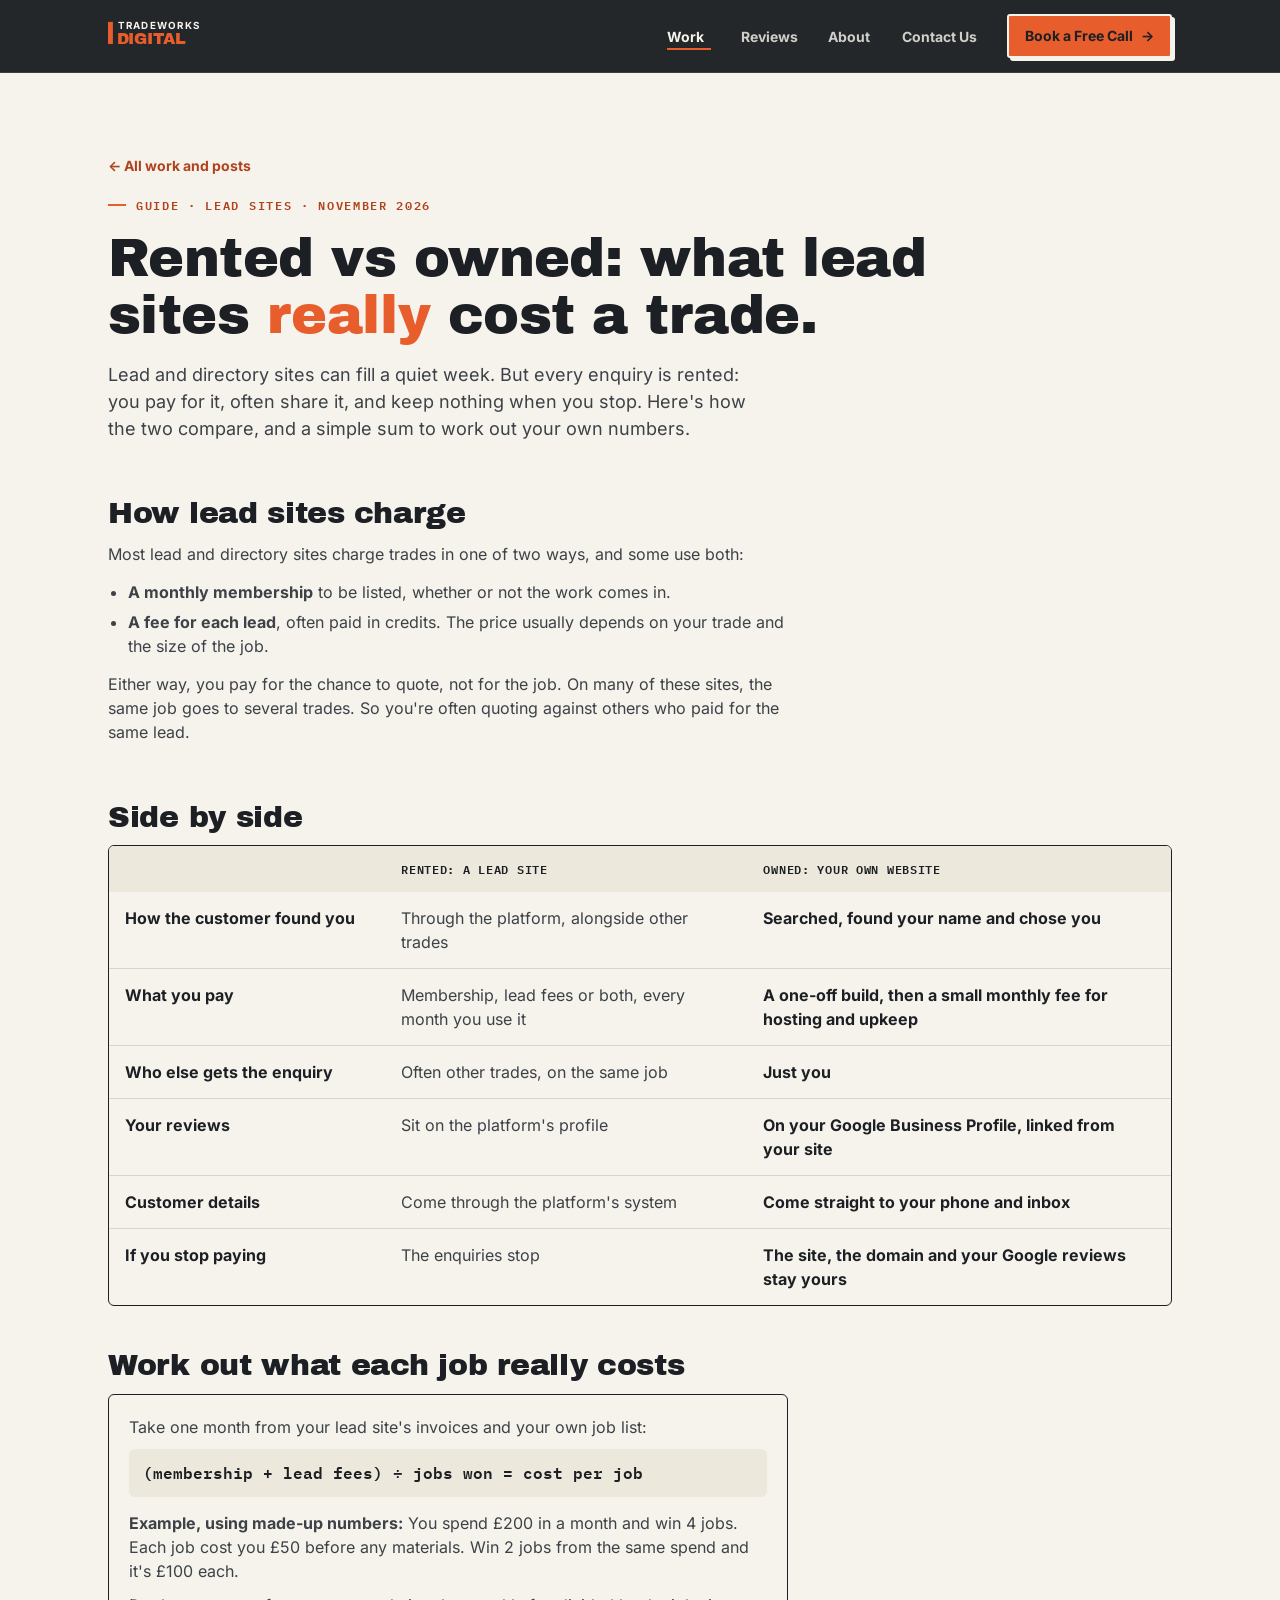
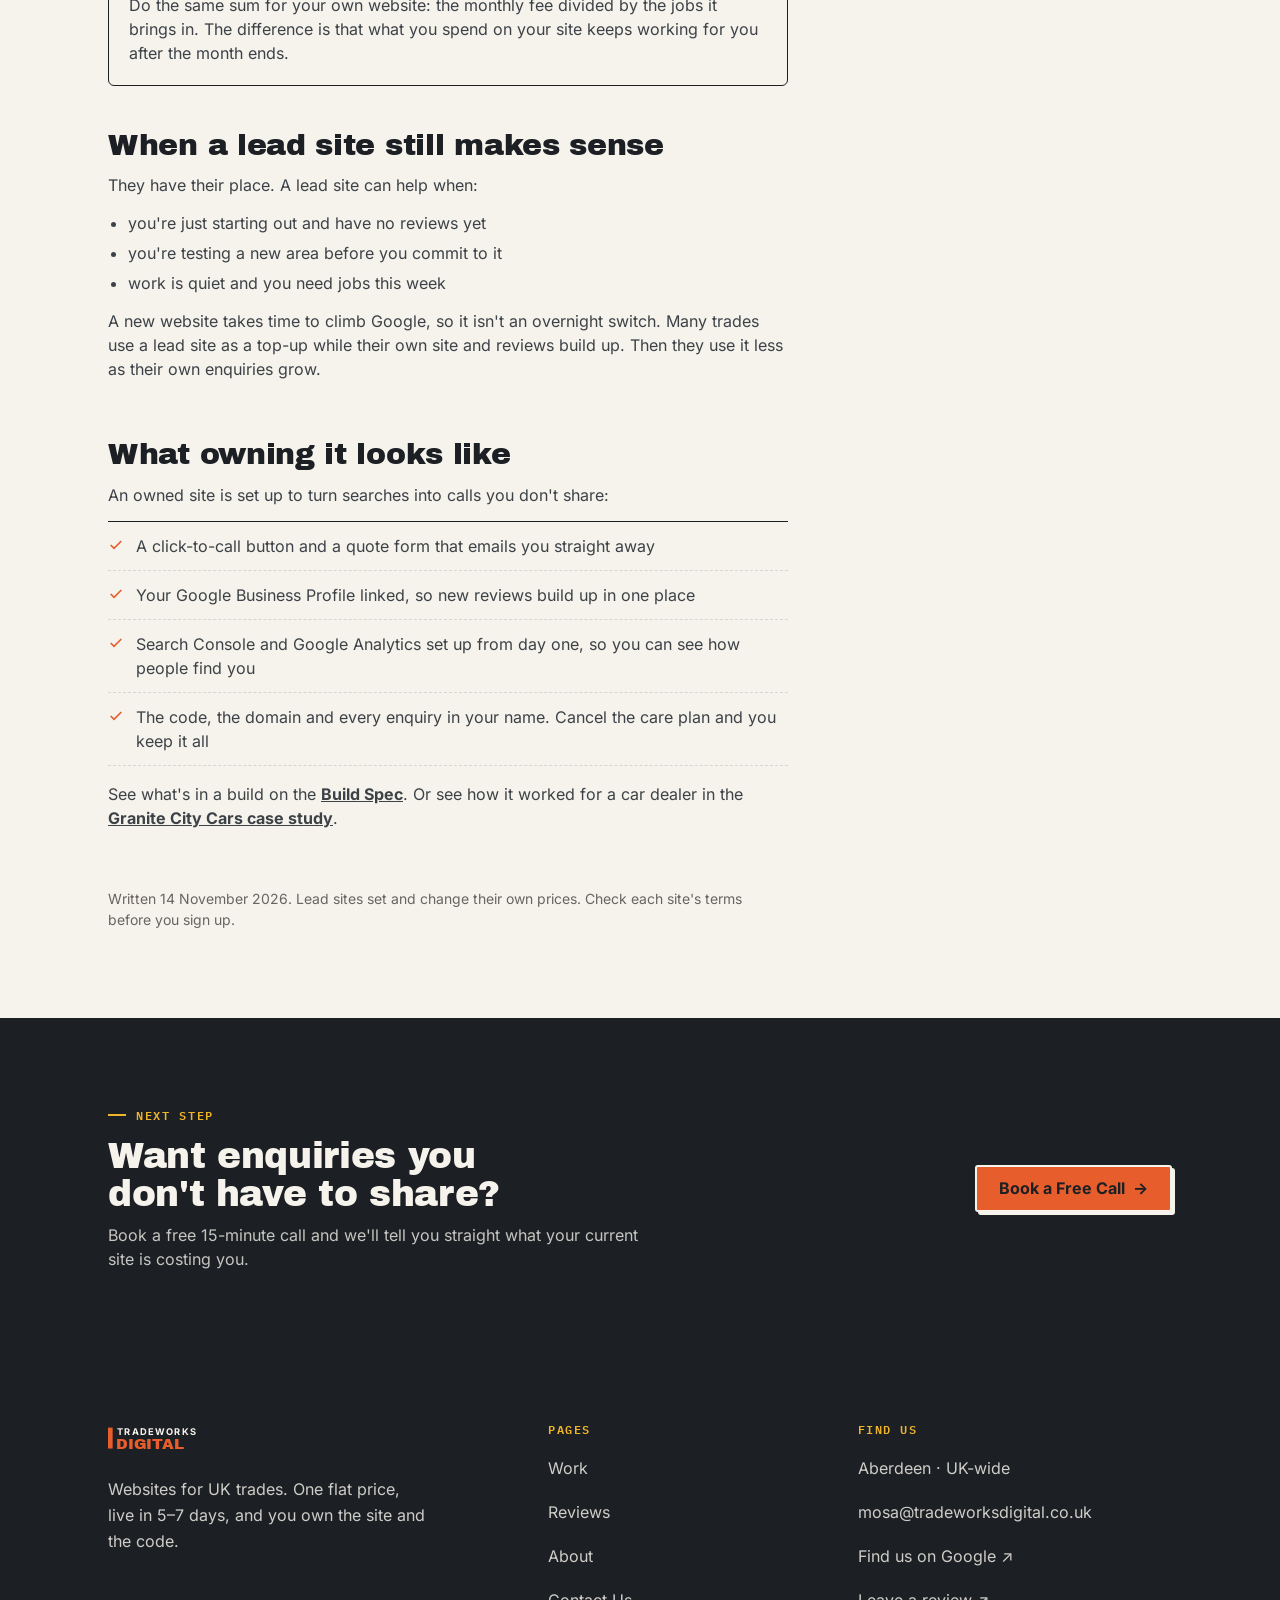
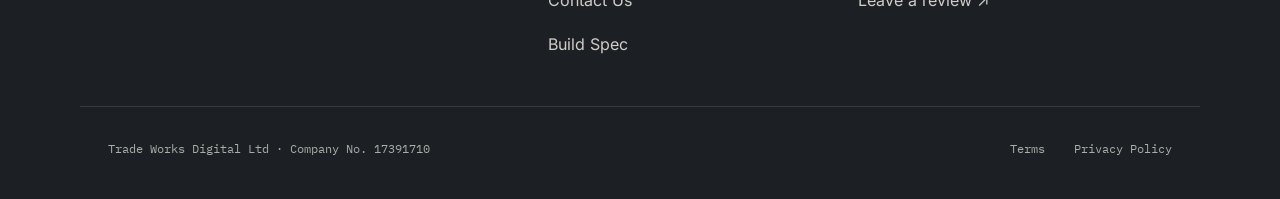
<file: blog-rented-vs-owned.html>
<!DOCTYPE html>
<html lang="en-GB" class="no-js">
<head>
<meta charset="UTF-8">
<meta name="viewport" content="width=device-width, initial-scale=1.0">
<script>document.documentElement.className=document.documentElement.className.replace('no-js','js');</script>
<title>Rented vs Owned: What Lead Sites Really Cost a Trade | Tradeworks Digital</title>
<meta name="description" content="How lead and directory sites charge trades, what you keep if you stop paying, and a simple sum to work out what each job really costs you, side by side with owning your own website.">
<meta name="robots" content="index, follow">
<meta name="theme-color" content="#1C2024">
<link rel="canonical" href="https://www.tradeworksdigital.co.uk/blog-rented-vs-owned.html">
<link rel="icon" type="image/svg+xml" href="favicon-circle.svg">
<link rel="icon" type="image/png" sizes="32x32" href="favicon-circle-32.png">
<link rel="icon" type="image/png" sizes="16x16" href="favicon-circle-16.png">
<link rel="apple-touch-icon" sizes="180x180" href="apple-touch-icon.png">
<meta property="og:type" content="article">
<meta property="og:site_name" content="Tradeworks Digital">
<meta property="og:title" content="Rented vs Owned: What Lead Sites Really Cost a Trade | Tradeworks Digital">
<meta property="og:description" content="How lead and directory sites charge trades, what you keep if you stop paying, and a simple sum to work out what each job really costs you, side by side with owning your own website.">
<meta property="og:url" content="https://www.tradeworksdigital.co.uk/blog-rented-vs-owned.html">
<!-- Share image (4 Nov 2026): source is build-scripts/share-image/share.html, rendered at 1200×630. -->
<meta property="og:image" content="https://www.tradeworksdigital.co.uk/images/share.jpg">
<meta property="og:image:width" content="1200">
<meta property="og:image:height" content="630">
<meta property="og:image:alt" content="Tradeworks Digital: a website that brings in the calls. Live in 5–7 days. Yours to keep.">
<meta name="twitter:card" content="summary_large_image">
<meta name="twitter:image" content="https://www.tradeworksdigital.co.uk/images/share.jpg">
<meta name="twitter:title" content="Rented vs Owned: What Lead Sites Really Cost a Trade | Tradeworks Digital">
<meta name="twitter:description" content="How lead and directory sites charge trades, what you keep if you stop paying, and a simple sum to work out what each job really costs you, side by side with owning your own website.">
<link rel="preload" as="font" type="font/woff2" href="fonts/archivo-black-400.woff2" crossorigin>
<link rel="preload" as="font" type="font/woff2" href="fonts/inter-400.woff2" crossorigin>
<link rel="stylesheet" href="site.css">
<style>

  .page-hero{padding:72px 0 48px;}
  .page-hero h1{font-size:clamp(34px,4.6vw,54px); margin:16px 0 18px; max-width:820px;}
  .page-hero h1 em{font-style:normal; color:var(--orange);}
  .page-hero p.lede{font-size:18px; color:var(--ink-soft); max-width:640px;}
  @media (max-width:860px){ .page-hero{padding:44px 0 32px;} }

  .cta-band{background:var(--ink); color:var(--paper);}
  .cta-band .wrap{display:flex; align-items:center; justify-content:space-between; gap:24px; flex-wrap:wrap;}
  .cta-band h2{font-size:clamp(26px,3vw,36px); max-width:620px;}
  .cta-band p{color:rgba(246,243,236,.78); margin-top:10px; max-width:560px;}

  .cs-facts{display:grid; grid-template-columns:repeat(4, minmax(0,1fr)); border:1.5px solid var(--ink); border-radius:6px; overflow:hidden; margin-top:34px; background:var(--paper);}
  .cs-facts div{padding:16px 18px; border-right:1px dashed var(--line);}
  .cs-facts div:last-child{border-right:none;}
  .cs-facts span{display:block; font-family:'IBM Plex Mono','IBM Plex Mono Fallback',monospace; font-size:12px; letter-spacing:.08em; color:var(--grey);}
  .cs-facts b{display:block; margin-top:4px; font-size:16px;}
  .cs-shot{padding-top:0;}
  .browser{background:var(--paper); border:1.5px solid var(--ink); border-radius:8px; overflow:hidden; box-shadow:10px 10px 0 var(--ink);}
  .browser-bar{display:flex; gap:6px; padding:10px 12px; background:var(--ink);}
  .browser-bar i{width:9px; height:9px; border-radius:50%; background:rgba(246,243,236,.35); display:block;}
  .browser img{width:100%; aspect-ratio:16/9; object-fit:cover; object-position:top;}
  .shot-ph{aspect-ratio:16/9; display:flex; align-items:center; justify-content:center; background:var(--paper-dim); font-family:'IBM Plex Mono','IBM Plex Mono Fallback',monospace; font-size:14px; color:var(--grey); text-align:center; padding:20px;}
  .cs-two{display:grid; grid-template-columns:1fr 1fr; gap:48px; align-items:start;}
  .cs-two h2{font-size:clamp(26px,3vw,34px); margin:14px 0 16px;}
  .cs-two p{color:var(--ink-soft); font-size:16px; margin-bottom:14px;}
  .ticks{list-style:none; border-top:1.5px solid var(--ink);}
  .ticks li{display:flex; gap:12px; padding:12px 0; border-bottom:1px dashed var(--line); font-size:16px;}
  .ticks svg{width:16px; height:16px; flex-shrink:0; margin-top:3px; stroke:var(--orange);}
  .built{background:var(--paper-dim); border-top:1px solid var(--line); border-bottom:1px solid var(--line);}
  .built-grid{display:grid; grid-template-columns:1fr 1fr; gap:22px;}
  .built-card{background:var(--paper); border:1.5px solid var(--ink); border-radius:6px; padding:28px 26px;}
  .built-card h3{font-size:22px; margin:10px 0 14px;}
  .built-card .tag{font-family:'IBM Plex Mono','IBM Plex Mono Fallback',monospace; font-size:12px; font-weight:600; letter-spacing:.08em; color:var(--orange-dark);}
  .results{width:100%; border-collapse:collapse; border:1.5px solid var(--ink); background:var(--paper); font-size:16px;}
  .results th, .results td{padding:14px 18px; text-align:left; border-bottom:1px dashed var(--line);}
  .results thead th{background:var(--ink); color:var(--paper); font-family:'IBM Plex Mono','IBM Plex Mono Fallback',monospace; font-size:12px; font-weight:600; letter-spacing:.08em;}
  .results td.after{font-weight:700;}
  .results .up{color:#1F6B3A;}
  .table-note{margin-top:12px; font-size:14px; color:var(--grey);}
  .stat-grid{display:grid; grid-template-columns:repeat(3, minmax(0,1fr)); gap:16px; margin-top:34px;}
  .stat b.pending{color:var(--orange-dark); font-size:22px;}
  .stat{border:1.5px solid var(--ink); border-radius:6px; padding:20px 18px; background:var(--paper);}
  .stat b{display:block; font-family:'Archivo Black','Archivo Black Fallback',sans-serif; font-weight:400; font-size:30px; line-height:1;}
  .stat span{display:block; margin-top:10px; font-size:14px; color:var(--ink-muted);}
  .quote-block{border-left:4px solid var(--orange); padding:6px 0 6px 26px; max-width:760px;}
  .quote-block blockquote{font-family:'Archivo Black','Archivo Black Fallback',sans-serif; font-size:clamp(22px,2.6vw,30px); line-height:1.25;}
  .quote-block p{margin-top:14px; font-family:'IBM Plex Mono','IBM Plex Mono Fallback',monospace; font-size:14px; color:var(--grey);}
  @media (max-width:860px){
    .cs-facts{grid-template-columns:1fr 1fr;}
    .cs-facts div:nth-child(2){border-right:none;}
    .cs-facts div:nth-child(-n+2){border-bottom:1px dashed var(--line);}
    .cs-two, .built-grid{grid-template-columns:1fr; gap:24px;}
    .stat-grid{grid-template-columns:1fr 1fr;}
    .results{font-size:14px;}
    .results th, .results td{padding:12px 10px;}
    .browser{box-shadow:6px 6px 0 var(--ink);}
  }


  /* ---------- 14 Nov: deeper case study ---------- */
  .found{padding-top:24px;}
  .found-grid{display:grid; grid-template-columns:repeat(2, minmax(0,1fr)); gap:20px;}
  .found-card{background:var(--paper); border:1.5px solid var(--ink); border-radius:6px; padding:24px 24px 22px;}
  .found-card .tag{font-family:'IBM Plex Mono','IBM Plex Mono Fallback',monospace; font-size:12px; font-weight:600; letter-spacing:.08em; color:var(--orange-dark);}
  .found-card h3{font-size:18px; margin:10px 0 8px; font-family:'Inter','Inter Fallback',sans-serif; font-weight:800;}
  .found-card p{color:var(--ink-soft); font-size:16px;}
  .found-card code{font-family:'IBM Plex Mono','IBM Plex Mono Fallback',monospace; font-size:14px; background:var(--paper-dim); padding:1px 5px; border-radius:3px; overflow-wrap:anywhere;}
  .ph{margin:0;}
  .ph-frame{border:1.5px solid var(--ink); border-radius:20px; overflow:hidden; background:#111; box-shadow:6px 6px 0 rgba(28,32,36,.14);}
  .ph-frame img{display:block; width:100%; height:auto; aspect-ratio:600/1299;}
  .ph figcaption{font-family:'IBM Plex Mono','IBM Plex Mono Fallback',monospace; font-size:12px; color:var(--grey); margin-top:10px; letter-spacing:.04em;}
  .ph.after .ph-frame{border-color:var(--orange); box-shadow:6px 6px 0 rgba(232,93,44,.22);}
  .ph.after figcaption{color:var(--orange-dark); font-weight:600;}
  .side{background:var(--paper-dim); border-top:1px solid var(--line); border-bottom:1px solid var(--line);}
  .pairs{display:grid; grid-template-columns:repeat(3, minmax(0,1fr)); gap:28px;}
  .pair h3{font-size:18px; font-family:'Inter','Inter Fallback',sans-serif; font-weight:800; margin-bottom:12px;}
  .pair-ph{display:grid; grid-template-columns:1fr 1fr; gap:12px;}
  .journey{display:grid; grid-template-columns:1fr 1fr; gap:24px;}
  .j-col{background:var(--paper); border:1.5px solid var(--ink); border-radius:6px; padding:24px; display:flex; flex-direction:column; gap:16px;}
  .j-col.after{border-color:var(--orange); box-shadow:0 0 0 4px rgba(232,93,44,.10);}
  .j-head .tag{display:block; font-family:'IBM Plex Mono','IBM Plex Mono Fallback',monospace; font-size:12px; font-weight:600; letter-spacing:.08em; color:var(--grey);}
  .j-col.after .j-head .tag{color:var(--orange-dark);}
  .j-head b{display:block; font-family:'Archivo Black','Archivo Black Fallback',sans-serif; font-size:clamp(22px,2.4vw,28px); margin-top:6px; line-height:1.15;}
  .j-steps{list-style:none; padding:0; margin:0; display:flex; flex-direction:column; gap:8px;}
  .j-steps li{display:flex; gap:12px; align-items:flex-start; font-size:16px; line-height:1.45;}
  .j-steps .n{flex-shrink:0; width:26px; height:26px; border-radius:50%; background:var(--ink); color:var(--paper); display:inline-flex; align-items:center; justify-content:center; font-family:'IBM Plex Mono','IBM Plex Mono Fallback',monospace; font-size:12px; font-weight:600;}
  .j-col.after .j-steps .n{background:var(--orange);}
  .j-steps li.extra .n, .j-steps li.type .n{background:var(--paper-dim); color:var(--ink); border:1px dashed var(--grey);}
  .j-steps li.type{font-weight:600;}
  .j-msg{font-family:'IBM Plex Mono','IBM Plex Mono Fallback',monospace; font-size:14px; background:#E7F4EA; color:#14532D; border-radius:10px; padding:12px 14px;}
  .j-shot{max-width:220px;}
  .j-bars{margin-top:28px; border:1.5px solid var(--ink); border-radius:6px; padding:20px 22px; background:var(--paper);}
  .j-bars-h{font-weight:700; margin-bottom:12px;}
  .bar-row{display:grid; grid-template-columns:64px 1fr 56px; gap:12px; align-items:center; margin-top:8px; font-family:'IBM Plex Mono','IBM Plex Mono Fallback',monospace; font-size:14px;}
  .bar{height:14px; background:var(--paper-dim); border-radius:7px; overflow:hidden;}
  .bar i{display:block; height:100%; background:var(--grey); border-radius:7px;}
  .bar-row.after .bar i{background:var(--orange);}
  .bar-row b{text-align:right;}
  .admin-wrap{background:var(--paper-dim); border-top:1px solid var(--line);}
  .admin-grid{display:grid; grid-template-columns:repeat(3, minmax(0,1fr)); gap:28px 24px;}
  .admin-grid .ph figcaption{font-family:inherit; font-size:14px; letter-spacing:0; color:var(--ink-soft); line-height:1.5;}
  .admin-grid .ph figcaption b{display:block; color:var(--ink); font-size:16px; margin-bottom:2px;}
  .admin-grid .ph-frame img{aspect-ratio:600/1000; object-fit:cover; object-position:top;}
  .admin-desk{margin:40px 0 0; max-width:820px;}
  .admin-desk figcaption{font-size:14px; color:var(--grey); margin-top:14px;}
  .admin-desk .browser img{aspect-ratio:auto; height:auto;}
  @media (max-width:1000px){ .pairs{grid-template-columns:1fr; max-width:520px;} .admin-grid{grid-template-columns:repeat(2, minmax(0,1fr));} }
  @media (max-width:760px){ .found-grid, .journey{grid-template-columns:1fr;} .j-shot{max-width:180px;} }
  @media (max-width:480px){ .admin-grid{grid-template-columns:1fr 1fr; gap:22px 14px;} .admin-grid .ph figcaption{font-size:14px;} }

  .cs-sum{padding-top:8px;}
  .sum-grid{display:grid; grid-template-columns:repeat(4, minmax(0,1fr)); gap:16px;}
  .sum{border:1.5px solid var(--ink); border-radius:6px; background:var(--paper); padding:18px;}
  .sum b{display:block; font-family:'Archivo Black','Archivo Black Fallback',sans-serif; font-size:clamp(22px,2.4vw,30px); color:var(--orange-dark); line-height:1.1;}
  .sum span{display:block; margin-top:6px; font-size:14px; color:var(--ink-soft);}
  .sum-pair{display:grid; grid-template-columns:minmax(0,420px) 1fr; gap:40px; align-items:center; margin-top:40px;}
  .sum-copy h2{font-size:clamp(24px,2.8vw,32px); margin-bottom:12px;}
  .sum-copy p{color:var(--ink-soft); margin-bottom:18px; max-width:520px;}
  .sum-copy .small-note{font-size:14px; color:var(--grey); margin-top:14px;}
  .diary-band{padding:28px 0; background:var(--paper-dim); border-top:1px solid var(--line); border-bottom:1px solid var(--line);}
  .diary-band .wrap{display:flex; flex-wrap:wrap; gap:8px 24px; align-items:center; justify-content:space-between;}
  .diary-band .tlink{display:inline-flex; align-items:center; min-height:44px; font-weight:700;}
  .moved{padding-top:24px;}
  @media (max-width:900px){ .sum-grid{grid-template-columns:1fr 1fr;} .sum-pair{grid-template-columns:1fr;} .sum-pair .pair-ph{max-width:420px;} }

  .post{padding-top:8px;}
  .post .wrap{display:grid; gap:44px;}
  .post .wrap > *{min-width:0;}
  .prose{max-width:680px;}
  .prose h2{font-size:clamp(22px,2.6vw,30px); margin-bottom:12px; text-wrap:balance;}
  .prose p{color:var(--ink-soft); margin-bottom:14px;}
  .prose ul{margin:0 0 14px; padding-left:20px; color:var(--ink-soft);}
  .prose li{margin-bottom:6px;}
  .prose ul.ticks{padding-left:0; margin-bottom:16px;}
  .prose ul.ticks li{margin-bottom:0;}
  .prose a{font-weight:700;}
  .rvo-scroll{overflow-x:auto; border:1.5px solid var(--ink); border-radius:6px; background:var(--paper);}
  .rvo{width:100%; min-width:560px; border-collapse:collapse; font-size:16px;}
  .rvo th,.rvo td{padding:14px 16px; text-align:left; vertical-align:top; border-bottom:1px solid var(--line);}
  .rvo tr:last-child th,.rvo tr:last-child td{border-bottom:0;}
  .rvo thead th{font-family:'IBM Plex Mono',monospace; font-size:12px; letter-spacing:.06em; text-transform:uppercase; background:var(--paper-dim);}
  .rvo tbody th{font-weight:700; width:26%;}
  .rvo td{color:var(--ink-soft);}
  .rvo td.own{color:var(--ink); font-weight:600;}
  .sum-box{border:1.5px solid var(--ink); border-radius:6px; background:var(--paper); padding:20px; max-width:680px;}
  .sum-box .formula{font-family:'IBM Plex Mono',monospace; font-weight:600; font-size:16px; padding:12px 14px; background:var(--paper-dim); border-radius:6px; margin:10px 0 14px;}
  .sum-box p{color:var(--ink-soft); margin-bottom:10px;}
  .sum-box p:last-child{margin-bottom:0;}
  .post-note{font-size:14px; color:var(--grey); max-width:680px;}
  .sf-legal{display:inline-flex; gap:20px; flex-wrap:wrap;}
</style>
<script src="site.js" defer></script>
<style id="ux">
  .btn{font-size:16px;}
  .btn-sm{min-height:44px; font-size:14px;}
  .sh-link,.sf-link{min-width:44px;}
  .reviews-more .tlink,.work-more .tlink{display:inline-flex; align-items:center; min-height:44px;}
  .doc > *{max-width:70ch;}
  .table-note{max-width:75ch;}
  .stars,.review-card .stars{color:#86600A;}
  .hero > .wrap > p{max-width:70ch;}
  .review-grid.two{max-width:none;}
</style>
<style id="design-v2">
  /* Text links: like the footer links on desktop, a line slides in under the words on hover; touch screens keep a steady line */
  .tlink{text-decoration:none; background:linear-gradient(currentColor, currentColor) left bottom / 0 2px no-repeat; background-origin:content-box; background-clip:content-box; transition:background-size var(--dur) var(--ease);}
  .tlink::after{display:none;}
  @media (hover:hover){ .tlink:hover, .tlink:focus-visible{background-size:100% 2px;} }
  @media (hover:none){ .tlink{background-size:100% 2px;} }
  .reviews-more .tlink, .work-more .tlink, .diary-band .tlink, .custom-band .tlink, .book-alt a.tlink, .job-card .tlink, .back-link.tlink{display:inline-block; min-height:0; padding:10px 0;}
  /* Section heads: heading left, intro right on wide screens, so the intro uses the full width at a readable line length */
  @media (min-width:980px){
    .section-head{max-width:none; display:grid; grid-template-columns:minmax(0,1.15fr) minmax(0,.85fr); column-gap:64px; align-items:start;}
    .section-head > .eyebrow{grid-column:1 / -1;}
    .section-head > h2{grid-column:1; margin-bottom:0;}
    .section-head > p{grid-column:2; margin:22px 0 0;}
  }
</style>
</head>
<body>
<a class="skip-link" href="#main">Skip to content</a>
<header class="site-header">
  <nav class="wrap sh-nav" aria-label="Main">
    <a href="index.html" class="sh-logo" aria-label="Tradeworks Digital, home">
      <svg viewBox="0 0 160 62" xmlns="http://www.w3.org/2000/svg" role="img" aria-label="Tradeworks Digital">
        <rect x="0" y="8" width="8" height="36" fill="#E85D2C"/>
        <text x="16" y="20" font-family="Inter, Arial, sans-serif" font-weight="600" font-size="16" fill="#F6F3EC" letter-spacing="2">TRADEWORKS</text>
        <text x="14" y="44" font-family="Archivo Black, Arial, sans-serif" font-size="26" fill="#E85D2C" letter-spacing="-0.4">DIGITAL</text>
      </svg>
    </a>
    <div class="sh-links" id="site-menu">
      <a href="work.html" class="sh-link" aria-current="page">Work</a>
      <a href="reviews.html" class="sh-link">Reviews</a>
      <a href="about.html" class="sh-link">About</a>
      <a href="contact.html" class="sh-link">Contact Us</a>
      <a href="tel:+441224XXXXXX" class="sh-link sh-tel tel-slot" data-slot="Phone number"><svg viewBox="0 0 24 24" fill="none" stroke-width="2" aria-hidden="true"><path d="M22 16.9v3a2 2 0 0 1-2.2 2 19.8 19.8 0 0 1-8.6-3.1 19.5 19.5 0 0 1-6-6A19.8 19.8 0 0 1 2.1 4.2 2 2 0 0 1 4.1 2h3a2 2 0 0 1 2 1.7c.1.9.4 1.8.7 2.7a2 2 0 0 1-.5 2.1L8 9.8a16 16 0 0 0 6 6l1.3-1.3a2 2 0 0 1 2.1-.4c.9.3 1.8.6 2.7.7a2 2 0 0 1 1.7 2z"/></svg><span>01224 XXX XXX</span></a>
      <a href="index.html#book" class="btn btn-primary btn-sm">Book a Free Call <span class="arrow" aria-hidden="true">→</span></a>
    </div>
    <button type="button" class="sh-menu" aria-expanded="false" aria-controls="site-menu" aria-label="Open menu"><span></span><span></span><span></span></button>
  </nav>
</header>

<main id="main">
  <section class="page-hero">
    <div class="wrap">
      <a href="work.html" class="tlink back-link">← All work and posts</a>
      <div style="margin-top:10px;"><span class="eyebrow">Guide · Lead sites · November 2026</span></div>
      <h1>Rented vs owned: what lead sites <em>really</em> cost a trade.</h1>
      <p class="lede">Lead and directory sites can fill a quiet week. But every enquiry is rented: you pay for it, often share it, and keep nothing when you stop. Here's how the two compare, and a simple sum to work out your own numbers.</p>
    </div>
  </section>

  <section class="post">
    <div class="wrap">
      <div class="prose reveal">
        <h2>How lead sites charge</h2>
        <p>Most lead and directory sites charge trades in one of two ways, and some use both:</p>
        <ul>
          <li><b>A monthly membership</b> to be listed, whether or not the work comes in.</li>
          <li><b>A fee for each lead</b>, often paid in credits. The price usually depends on your trade and the size of the job.</li>
        </ul>
        <p>Either way, you pay for the chance to quote, not for the job. On many of these sites, the same job goes to several trades. So you're often quoting against others who paid for the same lead.</p>
      </div>

      <div class="reveal">
        <div class="prose"><h2>Side by side</h2></div>
        <div class="rvo-scroll" role="region" aria-label="Rented versus owned comparison" tabindex="0">
          <table class="rvo">
            <thead><tr><th scope="col"><span class="visually-hidden">Question</span></th><th scope="col">Rented: a lead site</th><th scope="col">Owned: your own website</th></tr></thead>
            <tbody>
              <tr><th scope="row">How the customer found you</th><td>Through the platform, alongside other trades</td><td class="own">Searched, found your name and chose you</td></tr>
              <tr><th scope="row">What you pay</th><td>Membership, lead fees or both, every month you use it</td><td class="own">A one-off build, then a small monthly fee for hosting and upkeep</td></tr>
              <tr><th scope="row">Who else gets the enquiry</th><td>Often other trades, on the same job</td><td class="own">Just you</td></tr>
              <tr><th scope="row">Your reviews</th><td>Sit on the platform's profile</td><td class="own">On your Google Business Profile, linked from your site</td></tr>
              <tr><th scope="row">Customer details</th><td>Come through the platform's system</td><td class="own">Come straight to your phone and inbox</td></tr>
              <tr><th scope="row">If you stop paying</th><td>The enquiries stop</td><td class="own">The site, the domain and your Google reviews stay yours</td></tr>
            </tbody>
          </table>
        </div>
      </div>

      <div class="reveal">
        <div class="prose"><h2>Work out what each job really costs</h2></div>
        <div class="sum-box">
          <p>Take one month from your lead site's invoices and your own job list:</p>
          <div class="formula">(membership + lead fees) ÷ jobs won = cost per job</div>
          <p><b>Example, using made-up numbers:</b> You spend £200 in a month and win 4 jobs. Each job cost you £50 before any materials. Win 2 jobs from the same spend and it's £100 each.</p>
          <p>Do the same sum for your own website: the monthly fee divided by the jobs it brings in. The difference is that what you spend on your site keeps working for you after the month ends.</p>
        </div>
      </div>

      <div class="prose reveal">
        <h2>When a lead site still makes sense</h2>
        <p>They have their place. A lead site can help when:</p>
        <ul>
          <li>you're just starting out and have no reviews yet</li>
          <li>you're testing a new area before you commit to it</li>
          <li>work is quiet and you need jobs this week</li>
        </ul>
        <p>A new website takes time to climb Google, so it isn't an overnight switch. Many trades use a lead site as a top-up while their own site and reviews build up. Then they use it less as their own enquiries grow.</p>
      </div>

      <div class="prose reveal">
        <h2>What owning it looks like</h2>
        <p>An owned site is set up to turn searches into calls you don't share:</p>
        <ul class="ticks">
          <li><svg viewBox="0 0 24 24" fill="none" stroke-width="2.4" aria-hidden="true"><path d="M20 6 9 17l-5-5"/></svg><span>A click-to-call button and a quote form that emails you straight away</span></li>
          <li><svg viewBox="0 0 24 24" fill="none" stroke-width="2.4" aria-hidden="true"><path d="M20 6 9 17l-5-5"/></svg><span>Your Google Business Profile linked, so new reviews build up in one place</span></li>
          <li><svg viewBox="0 0 24 24" fill="none" stroke-width="2.4" aria-hidden="true"><path d="M20 6 9 17l-5-5"/></svg><span>Search Console and Google Analytics set up from day one, so you can see how people find you</span></li>
          <li><svg viewBox="0 0 24 24" fill="none" stroke-width="2.4" aria-hidden="true"><path d="M20 6 9 17l-5-5"/></svg><span>The code, the domain and every enquiry in your name. Cancel the care plan and you keep it all</span></li>
        </ul>
        <p>See what's in a build on the <a href="product.html">Build Spec</a>. Or see how it worked for a car dealer in the <a href="granite-city-cars.html">Granite City Cars case study</a>.</p>
      </div>

      <p class="post-note reveal">Written 14 November 2026. Lead sites set and change their own prices. Check each site's terms before you sign up.</p>
    </div>
  </section>

  <section class="cta-band on-dark">
    <div class="wrap reveal">
      <div>
        <span class="eyebrow">Next step</span>
        <h2 style="margin-top:14px;">Want enquiries you don't have to share?</h2>
        <p>Book a free 15-minute call and we'll tell you straight what your current site is costing you.</p>
      </div>
      <a href="index.html#book" class="btn btn-primary">Book a Free Call <span class="arrow" aria-hidden="true">→</span></a>
    </div>
  </section>
</main>

<footer class="site-footer">
  <div class="wrap sf-grid">
    <div class="sf-brand">
      <svg viewBox="0 0 160 62" xmlns="http://www.w3.org/2000/svg" role="img" aria-label="Tradeworks Digital">
        <rect x="0" y="8" width="8" height="36" fill="#E85D2C"/>
        <text x="16" y="20" font-family="Inter, Arial, sans-serif" font-weight="600" font-size="16" fill="#F6F3EC" letter-spacing="2">TRADEWORKS</text>
        <text x="14" y="44" font-family="Archivo Black, Arial, sans-serif" font-size="26" fill="#E85D2C" letter-spacing="-0.4">DIGITAL</text>
      </svg>
      <p>Websites for UK trades. One flat price, live in 5–7 days, and you own the site and the code.</p>
    </div>
    <nav class="sf-col" aria-label="Footer">
      <h2 class="sf-h">Pages</h2>
      <ul>
        <li><a href="work.html" class="sf-link">Work</a></li>
        <li><a href="reviews.html" class="sf-link">Reviews</a></li>
        <li><a href="about.html" class="sf-link">About</a></li>
        <li><a href="contact.html" class="sf-link">Contact Us</a></li>
        <li><a href="product.html" class="sf-link">Build Spec</a></li>
      </ul>
    </nav>
    <div class="sf-col">
      <h2 class="sf-h">Find us</h2>
      <ul>
        <li class="sf-plain">Aberdeen · UK-wide</li>
        <li class="tel-slot" data-slot="Phone number"><a href="tel:+441224XXXXXX" class="sf-link">01224 XXX XXX</a></li>
        <li><a href="mailto:mosa@tradeworksdigital.co.uk" class="sf-link">mosa@tradeworksdigital.co.uk</a></li>
        <!-- SLOT: OPENING HOURS — add a line here written exactly as your Google Business Profile shows it, e.g.
             <li class="sf-plain">Mon–Fri 9am–5pm</li>
             and add the matching "openingHours" to the JSON-LD in index.html. -->
        <li><a href="https://www.google.com/maps?cid=4431950925162973770" class="sf-link" target="_blank" rel="noopener">Find us on Google ↗</a></li>
        <li><a href="https://g.page/r/CUqKTYzic4E9EBI/review" class="sf-link" target="_blank" rel="noopener">Leave a review ↗</a></li>
      </ul>
    </div>
  </div>
  <div class="wrap sf-bottom">
    <span>Trade Works Digital Ltd · Company No. 17391710</span>
    <span class="sf-legal"><a href="terms.html" class="sf-link">Terms</a> <a href="privacy-policy.html" class="sf-link">Privacy Policy</a></span>
  </div>
</footer>

<div class="m-cta" role="region" aria-label="Quick booking">
  <a href="index.html#book" class="btn btn-primary">Book a Free Call <span class="arrow" aria-hidden="true">→</span></a>
  <a href="tel:+441224XXXXXX" class="m-cta-mail tel-slot" data-slot="Phone" aria-label="Call us on 01224 XXX XXX"><svg viewBox="0 0 24 24" fill="none" stroke-width="2" aria-hidden="true"><path d="M22 16.9v3a2 2 0 0 1-2.2 2 19.8 19.8 0 0 1-8.6-3.1 19.5 19.5 0 0 1-6-6A19.8 19.8 0 0 1 2.1 4.2 2 2 0 0 1 4.1 2h3a2 2 0 0 1 2 1.7c.1.9.4 1.8.7 2.7a2 2 0 0 1-.5 2.1L8 9.8a16 16 0 0 0 6 6l1.3-1.3a2 2 0 0 1 2.1-.4c.9.3 1.8.6 2.7.7a2 2 0 0 1 1.7 2z"/></svg></a>
  <a href="mailto:mosa@tradeworksdigital.co.uk" class="m-cta-mail" aria-label="Email us"><svg viewBox="0 0 24 24" fill="none" stroke-width="2" aria-hidden="true"><rect x="3" y="5" width="18" height="14" rx="2"/><path d="m3 7 9 6 9-6"/></svg></a>
</div>

</body>
</html>
</file>
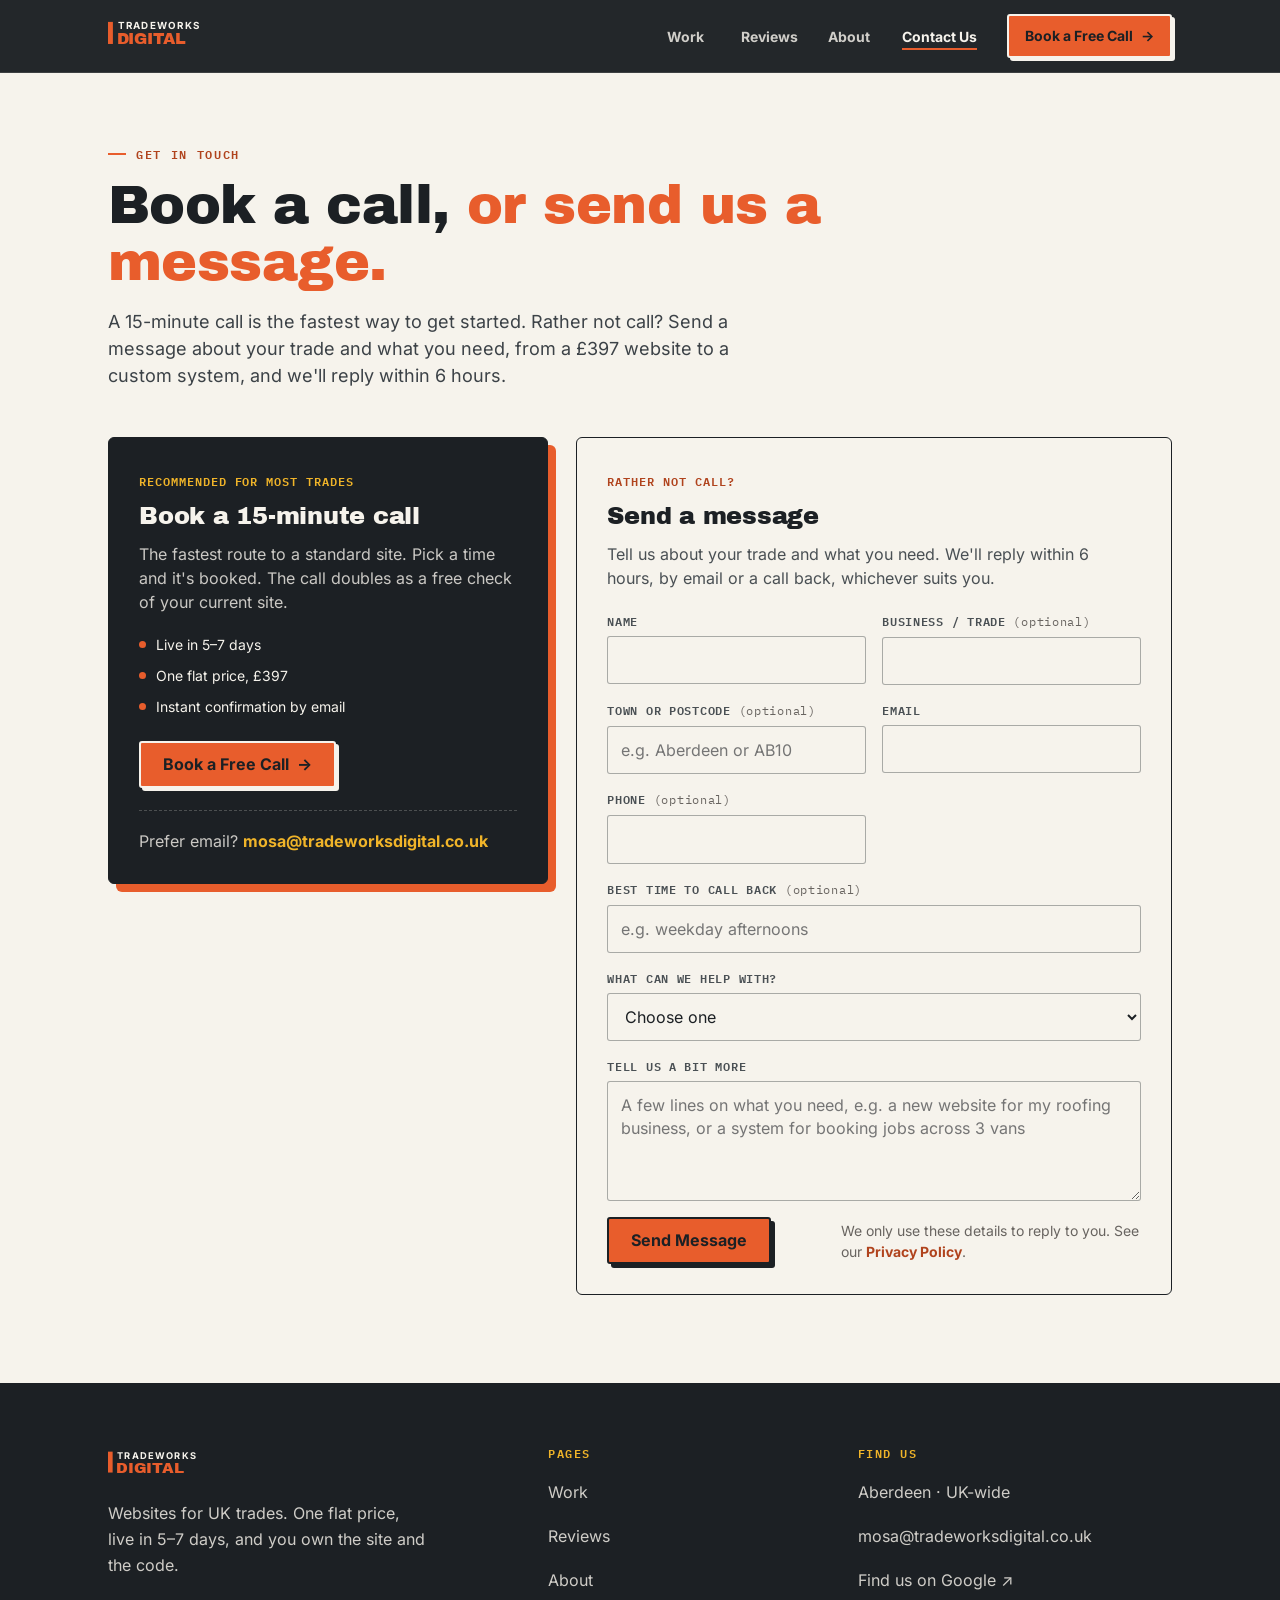
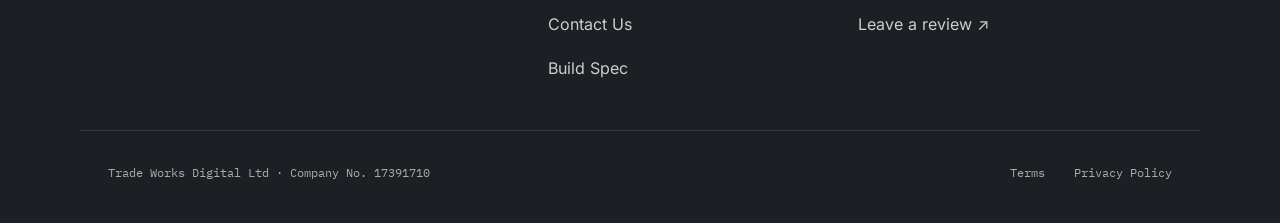
<file: contact.html>
<!DOCTYPE html>
<html lang="en-GB" class="no-js">
<head>
<meta charset="UTF-8">
<meta http-equiv="Content-Security-Policy" content="default-src 'self'; script-src 'self' 'sha256-Ldvu14ml9ZZrki1pOHEPsrhTTgwl9KvpgKSTPdtcldI=' 'sha256-ZiOa55It14nsoHtOd8aW+Wl+EVnmyFcN3dk/f5ePjhc=' 'sha256-xMEne5xSNlgeOligOATNEvyFpyN5H3HG/E/qDyG8S5Y=' https://app.cal.com; style-src 'self' 'unsafe-inline'; img-src 'self' data:; font-src 'self' data:; connect-src 'self' https://crm.tradeworksdigital.co.uk https://app.cal.com; frame-src https://app.cal.com; form-action 'self' https://crm.tradeworksdigital.co.uk; base-uri 'self'; object-src 'none'; upgrade-insecure-requests">
<meta name="text-scale" content="scale">
<meta name="viewport" content="width=device-width, initial-scale=1.0">
<meta name="format-detection" content="telephone=no, date=no, address=no, email=no">
<script>document.documentElement.className=document.documentElement.className.replace('no-js','js');</script>
<title>Contact Us | Tradeworks Digital</title>
<meta name="description" content="Book a free 15-minute call for a trade website, or send an enquiry for a custom build: CRMs, multi-site jobs and ongoing work.">
<meta name="robots" content="index, follow">
<meta name="theme-color" content="#1C2024">
<link rel="canonical" href="https://www.tradeworksdigital.co.uk/contact.html">
<link rel="icon" type="image/svg+xml" href="favicon-circle.svg">
<link rel="icon" type="image/png" sizes="32x32" href="favicon-circle-32.png">
<link rel="icon" type="image/png" sizes="16x16" href="favicon-circle-16.png">
<link rel="apple-touch-icon" sizes="180x180" href="apple-touch-icon.png">
<meta property="og:type" content="website">
<meta property="og:site_name" content="Tradeworks Digital">
<meta property="og:title" content="Contact Us | Tradeworks Digital">
<meta property="og:description" content="Book a free 15-minute call for a trade website, or send an enquiry for a custom build: CRMs, multi-site jobs and ongoing work.">
<meta property="og:url" content="https://www.tradeworksdigital.co.uk/contact.html">
<!-- Share image (4 Nov 2026): source is build-scripts/share-image/share.html, rendered at 1200×630. -->
<meta property="og:image" content="https://www.tradeworksdigital.co.uk/images/share.jpg">
<meta property="og:image:width" content="1200">
<meta property="og:image:height" content="630">
<meta property="og:image:alt" content="Tradeworks Digital: a website that brings in the calls. Live in 5–7 days. Yours to keep.">
<meta name="twitter:card" content="summary_large_image">
<meta name="twitter:image" content="https://www.tradeworksdigital.co.uk/images/share.jpg">
<meta name="twitter:title" content="Contact Us | Tradeworks Digital">
<meta name="twitter:description" content="Book a free 15-minute call for a trade website, or send an enquiry for a custom build: CRMs, multi-site jobs and ongoing work.">
<link rel="stylesheet" href="site.css">
<style>

  .page-hero{padding:72px 0 48px;}
  .page-hero h1{font-size:clamp(2.125rem,4.6vw,3.375rem); margin:16px 0 18px; max-width:820px;}
  .page-hero h1 em{font-style:normal; color:var(--orange);}
  .page-hero p.lede{font-size:1.125rem; color:var(--ink-soft); max-width:640px;}
  @media (max-width:860px){ .page-hero{padding:44px 0 32px;} }

  .contact-grid{display:grid; grid-template-columns:0.85fr 1.15fr; gap:28px; align-items:start; padding-bottom:88px;}
  .c-card{background:var(--paper); border:1.5px solid var(--ink); border-radius:6px; padding:30px;}
  .c-card .tag{font-family:'IBM Plex Mono','IBM Plex Mono Fallback',monospace; font-size:0.75rem; font-weight:600; letter-spacing:.08em; color:var(--orange-dark);}
  .c-card h2{font-size:1.5rem; margin:12px 0 12px;}
  .c-card > p{color:var(--ink-muted); font-size:1rem;}
  .c-recommend{background:var(--ink); color:var(--paper); border-color:var(--ink); box-shadow:8px 8px 0 var(--orange);}
  .c-recommend .tag{color:var(--yellow);}
  .c-recommend > p{color:rgba(246,243,236,.8);}
  .c-points{list-style:none; margin:20px 0 24px; display:flex; flex-direction:column; gap:10px;}
  .c-points li{display:flex; align-items:center; gap:10px; font-size:0.875rem;}
  .c-points li::before{content:""; width:7px; height:7px; border-radius:50%; background:var(--orange); flex-shrink:0;}
  .c-or{margin-top:22px; padding-top:18px; border-top:1px dashed rgba(246,243,236,.22); font-size:0.875rem; color:rgba(246,243,236,.8);}
  .c-or .tlink{color:var(--yellow);}
  .form-grid{display:grid; grid-template-columns:1fr 1fr; gap:0 16px; margin-top:22px;}
  .field{display:flex; flex-direction:column; gap:6px; margin-bottom:16px;}
  .field.full{grid-column:1 / -1;}
  .field label{font-family:'IBM Plex Mono','IBM Plex Mono Fallback',monospace; font-size:0.75rem; font-weight:600; letter-spacing:.06em; color:var(--ink-muted);}
  .field label .opt{font-weight:400; color:var(--grey);}
  .field input, .field textarea{font:1rem/1.4 'Inter','Inter Fallback',sans-serif; padding:12px 13px; min-height:46px; border:1.5px solid rgba(28,32,36,.35); border-radius:3px; background:var(--paper); color:var(--ink); transition:border-color .15s ease, box-shadow .15s ease;}
  .field textarea{min-height:120px; resize:vertical;}
  .field input:hover, .field textarea:hover{border-color:var(--ink);}
  .field input:focus, .field textarea:focus{outline:none; border-color:var(--ink); box-shadow:3px 3px 0 var(--orange);}
  .hp{position:absolute; left:-9999px;}
  .form-foot{display:flex; align-items:center; justify-content:space-between; gap:16px; flex-wrap:wrap;}
  .form-foot small{font-size:0.875rem; color:var(--grey); max-width:300px;}
  .form-status{margin-top:14px; padding:12px 14px; border:1.5px solid var(--orange-dark); border-radius:3px; font-size:0.875rem; background:#FBE9E1;}
  .form-done{display:flex; gap:14px; align-items:flex-start; background:var(--paper-dim); border:1.5px solid var(--ink); border-radius:6px; padding:20px; margin-top:20px;}
  .form-done .ok{width:30px; height:30px; border-radius:50%; background:var(--orange); display:flex; align-items:center; justify-content:center; flex-shrink:0;}
  .form-done .ok svg{width:16px; height:16px; stroke:var(--ink);}
  .form-done b{display:block; margin-bottom:4px;}
  @media (max-width:860px){
    .contact-grid, .form-grid{grid-template-columns:1fr;}
    .c-recommend{box-shadow:5px 5px 0 var(--orange);}
  }

  .sf-legal{display:inline-flex; gap:20px; flex-wrap:wrap;}
</style>
<script src="site.js" defer></script>
<style id="ux">
  .btn{font-size:1rem;}
  .btn-sm{min-height:44px; font-size:0.875rem;}
  .sh-link,.sf-link{min-width:44px;}
  .reviews-more .tlink,.work-more .tlink{display:inline-flex; align-items:center; min-height:44px;}
  .doc > *{max-width:70ch;}
  .table-note{max-width:75ch;}
  .stars,.review-card .stars{color:#86600A;}
  .hero > .wrap > p{max-width:70ch;}
  .review-grid.two{max-width:none;}
</style>
<style>.field select{width:100%; max-width:100%; min-width:0; text-overflow:ellipsis; font:1rem/1.4 'Inter','Inter Fallback',sans-serif; padding:12px 13px; min-height:46px; border:1.5px solid rgba(28,32,36,.35); border-radius:3px; background:var(--paper); color:var(--ink);}
  .field select:hover{border-color:var(--ink);} .field select:focus{outline:none; border-color:var(--ink); box-shadow:3px 3px 0 var(--orange);}</style>
<style id="design-v2">
  /* Text links: like the footer links on desktop, a line slides in under the words on hover; touch screens keep a steady line */
  .tlink{text-decoration:none; background:linear-gradient(currentColor, currentColor) left bottom / 0 2px no-repeat; background-origin:content-box; background-clip:content-box; transition:background-size var(--dur) var(--ease);}
  .tlink::after{display:none;}
  @media (hover:hover){ .tlink:hover, .tlink:focus-visible{background-size:100% 2px;} }
  @media (hover:none){ .tlink{background-size:100% 2px;} }
  .reviews-more .tlink, .work-more .tlink, .diary-band .tlink, .custom-band .tlink, .book-alt a.tlink, .job-card .tlink, .back-link.tlink{display:inline-block; min-height:0; padding:10px 0;}
  /* Section heads: heading left, intro right on wide screens, so the intro uses the full width at a readable line length */
  @media (min-width:980px){
    .section-head{max-width:none; display:grid; grid-template-columns:minmax(0,1.15fr) minmax(0,.85fr); column-gap:64px; align-items:start;}
    .section-head > .eyebrow{grid-column:1 / -1;}
    .section-head > h2{grid-column:1; margin-bottom:0;}
    .section-head > p{grid-column:2; margin:22px 0 0;}
  }
</style>
<script type="speculationrules">
{"prefetch":[{"where":{"and":[{"href_matches":"/*"},{"not":{"href_matches":"/*\\?*"}},{"not":{"selector_matches":"[rel~=nofollow], [download]"}}]},"eagerness":"moderate"}]}
</script>
</head>
<body>
<a class="skip-link" href="#main">Skip to content</a>
<header class="site-header">
  <nav class="wrap sh-nav" aria-label="Main">
    <a href="/" class="sh-logo" aria-label="Tradeworks Digital, home">
      <svg viewBox="0 0 160 62" xmlns="http://www.w3.org/2000/svg" role="img" aria-label="Tradeworks Digital">
        <rect x="0" y="8" width="8" height="36" fill="#E85D2C"/>
        <text x="16" y="20" font-family="Inter, Arial, sans-serif" font-weight="600" font-size="16" fill="#F6F3EC" letter-spacing="2">TRADEWORKS</text>
        <text x="14" y="44" font-family="Archivo Black, Arial, sans-serif" font-size="26" fill="#E85D2C" letter-spacing="-0.4">DIGITAL</text>
      </svg>
    </a>
    <div class="sh-links" id="site-menu">
      <a href="work.html" class="sh-link">Work</a>
      <a href="reviews.html" class="sh-link">Reviews</a>
      <a href="about.html" class="sh-link">About</a>
      <a href="contact.html" class="sh-link" aria-current="page">Contact Us</a>
      <a href="tel:+441224XXXXXX" class="sh-link sh-tel tel-slot" data-slot="Phone number"><svg viewBox="0 0 24 24" fill="none" stroke-width="2" aria-hidden="true"><path d="M22 16.9v3a2 2 0 0 1-2.2 2 19.8 19.8 0 0 1-8.6-3.1 19.5 19.5 0 0 1-6-6A19.8 19.8 0 0 1 2.1 4.2 2 2 0 0 1 4.1 2h3a2 2 0 0 1 2 1.7c.1.9.4 1.8.7 2.7a2 2 0 0 1-.5 2.1L8 9.8a16 16 0 0 0 6 6l1.3-1.3a2 2 0 0 1 2.1-.4c.9.3 1.8.6 2.7.7a2 2 0 0 1 1.7 2z"/></svg><span>01224 XXX XXX</span></a>
      <a href="/#book" class="btn btn-primary btn-sm">Book a Free Call <span class="arrow" aria-hidden="true">→</span></a>
    </div>
    <button type="button" class="sh-menu" aria-expanded="false" aria-controls="site-menu" aria-label="Open menu"><span></span><span></span><span></span></button>
  </nav>
</header>

<main id="main">

  <section class="page-hero">
    <div class="wrap">
      <span class="eyebrow">Get in touch</span>
      <h1>Book a call, <em>or send us a message.</em></h1>
      <p class="lede">A 15-minute call is the fastest way to get started. Rather not call? Send a message about your trade and what you need, from a £397 website to a custom system, and we'll reply within 6 hours.</p>
    </div>
  </section>

  <div class="wrap contact-grid">
    <div class="c-card c-recommend on-dark reveal">
      <span class="tag">RECOMMENDED FOR MOST TRADES</span>
      <h2>Book a 15-minute call</h2>
      <p>The fastest route to a standard site. Pick a time and it's booked. The call doubles as a free check of your current site.</p>
      <ul class="c-points">
        <li>Live in 5–7 days</li>
        <li>One flat price, £397</li>
        <li>Instant confirmation by email</li>
      </ul>
      <a href="/#book" class="btn btn-primary">Book a Free Call <span class="arrow" aria-hidden="true">→</span></a>
      <p class="c-or">Prefer email? <a href="mailto:mosa@tradeworksdigital.co.uk" class="tlink">mosa@tradeworksdigital.co.uk</a></p>
      <p class="c-or tel-slot" data-slot="Phone number" style="margin-top:8px; padding-top:0; border-top:0;">Or call: <a href="tel:+441224XXXXXX" class="tlink">01224 XXX XXX</a></p>
    </div>

    <div class="c-card reveal" id="enquiry">
      <span class="tag">RATHER NOT CALL?</span>
      <h2>Send a message</h2>
      <p>Tell us about your trade and what you need. We'll reply within 6 hours, by email or a call back, whichever suits you.</p>
      <!-- Form posts JSON (name, business, email, phone, callback_time, message, source, elapsed_ms) to the relay on the CRM server: Web_design_agency/crm-enquiry-relay. -->
      <form action="https://crm.tradeworksdigital.co.uk/enquiry" method="POST" data-enquiry data-slot="CRM enquiry address" novalidate>
        <input type="hidden" name="source" value="tradeworksdigital.co.uk contact form">
        <label class="hp" inert>Leave this empty <input type="text" name="website" tabindex="-1" autocomplete="off"></label>
        <div class="form-grid">
          <div class="field"><label for="f-name">NAME</label><input id="f-name" name="name" type="text" autocomplete="name" required></div>
          <div class="field"><label for="f-biz">BUSINESS / TRADE <span class="opt">(optional)</span></label><input id="f-biz" name="business" type="text" autocomplete="organization"></div>
          <div class="field"><label for="f-where">TOWN OR POSTCODE <span class="opt">(optional)</span></label><input id="f-where" name="location" type="text" autocomplete="address-level2" placeholder="e.g. Aberdeen or AB10"></div>
          <div class="field"><label for="f-email">EMAIL</label><input id="f-email" name="email" type="email" autocomplete="email" autocapitalize="none" autocorrect="off" spellcheck="false" required></div>
          <div class="field"><label for="f-phone">PHONE <span class="opt">(optional)</span></label><input id="f-phone" name="phone" type="tel" autocomplete="tel"></div>
          <div class="field full"><label for="f-when">BEST TIME TO CALL BACK <span class="opt">(optional)</span></label><input id="f-when" name="callback_time" type="text" placeholder="e.g. weekday afternoons"></div>
          <div class="field full"><label for="f-service">WHAT CAN WE HELP WITH?</label><select id="f-service" name="service" required><option value="">Choose one</option><option value="A new website (£397)" data-key="website">A new website (£397)</option><option value="A redesign of my current site (£397)" data-key="redesign">A redesign of my current site (£397)</option><option value="Brand + Website (£897)" data-key="brand">Brand + Website (£897)</option><option value="A custom system or CRM" data-key="custom">A custom system or CRM</option><option value="Something else" data-key="other">Something else</option></select></div>
          <div class="field full"><label for="f-msg">TELL US A BIT MORE</label><textarea id="f-msg" name="message" required placeholder="A few lines on what you need, e.g. a new website for my roofing business, or a system for booking jobs across 3 vans"></textarea></div>
        </div>
        <div class="form-foot">
          <button type="submit" class="btn btn-primary">Send Message</button>
          <small>We only use these details to reply to you. See our <a href="privacy-policy.html" class="tlink">Privacy Policy</a>.</small>
        </div>
        <p class="form-status" id="form-error" data-form-status role="alert" hidden></p>
      </form>
      <div class="form-done" data-form-done tabindex="-1" hidden>
        <span class="ok"><svg viewBox="0 0 24 24" fill="none" stroke-width="2.8" aria-hidden="true"><path d="M20 6 9 17l-5-5"/></svg></span>
        <div><b>Thanks, we've got your message.</b>We'll get back to you within 6 hours.</div>
      </div>
    </div>
  </div>
</main>

<footer class="site-footer">
  <div class="wrap sf-grid">
    <div class="sf-brand">
      <svg viewBox="0 0 160 62" xmlns="http://www.w3.org/2000/svg" role="img" aria-label="Tradeworks Digital">
        <rect x="0" y="8" width="8" height="36" fill="#E85D2C"/>
        <text x="16" y="20" font-family="Inter, Arial, sans-serif" font-weight="600" font-size="16" fill="#F6F3EC" letter-spacing="2">TRADEWORKS</text>
        <text x="14" y="44" font-family="Archivo Black, Arial, sans-serif" font-size="26" fill="#E85D2C" letter-spacing="-0.4">DIGITAL</text>
      </svg>
      <p>Websites for UK trades. One flat price, live in 5–7 days, and you own the site and the code.</p>
    </div>
    <nav class="sf-col" aria-label="Footer">
      <h2 class="sf-h">Pages</h2>
      <ul>
        <li><a href="work.html" class="sf-link">Work</a></li>
        <li><a href="reviews.html" class="sf-link">Reviews</a></li>
        <li><a href="about.html" class="sf-link">About</a></li>
        <li><a href="contact.html" class="sf-link">Contact Us</a></li>
        <li><a href="product.html" class="sf-link">Build Spec</a></li>
      </ul>
    </nav>
    <div class="sf-col">
      <h2 class="sf-h">Find us</h2>
      <ul>
        <li class="sf-plain">Aberdeen · UK-wide</li>
        <li class="tel-slot" data-slot="Phone number"><a href="tel:+441224XXXXXX" class="sf-link">01224 XXX XXX</a></li>
        <li><a href="mailto:mosa@tradeworksdigital.co.uk" class="sf-link">mosa@tradeworksdigital.co.uk</a></li>
        <!-- SLOT: OPENING HOURS — add a line here written exactly as your Google Business Profile shows it, e.g.
             <li class="sf-plain">Mon–Fri 9am–5pm</li>
             and add the matching "openingHours" to the JSON-LD in index.html. -->
        <li><a href="https://www.google.com/maps?cid=4431950925162973770" class="sf-link" target="_blank" rel="noopener">Find us on Google ↗</a></li>
        <li><a href="https://g.page/r/CUqKTYzic4E9EBI/review" class="sf-link" target="_blank" rel="noopener">Leave a review ↗</a></li>
      </ul>
    </div>
  </div>
  <div class="wrap sf-bottom">
    <span>Trade Works Digital Ltd · Company No. 17391710</span>
    <span class="sf-legal"><a href="terms.html" class="sf-link">Terms</a> <a href="privacy-policy.html" class="sf-link">Privacy Policy</a></span>
  </div>
</footer>

<div class="m-cta" role="region" aria-label="Quick booking">
  <a href="/#book" class="btn btn-primary">Book a Free Call <span class="arrow" aria-hidden="true">→</span></a>
  <a href="tel:+441224XXXXXX" class="m-cta-mail tel-slot" data-slot="Phone" aria-label="Call us on 01224 XXX XXX"><svg viewBox="0 0 24 24" fill="none" stroke-width="2" aria-hidden="true"><path d="M22 16.9v3a2 2 0 0 1-2.2 2 19.8 19.8 0 0 1-8.6-3.1 19.5 19.5 0 0 1-6-6A19.8 19.8 0 0 1 2.1 4.2 2 2 0 0 1 4.1 2h3a2 2 0 0 1 2 1.7c.1.9.4 1.8.7 2.7a2 2 0 0 1-.5 2.1L8 9.8a16 16 0 0 0 6 6l1.3-1.3a2 2 0 0 1 2.1-.4c.9.3 1.8.6 2.7.7a2 2 0 0 1 1.7 2z"/></svg></a>
  <a href="mailto:mosa@tradeworksdigital.co.uk" class="m-cta-mail" aria-label="Email us"><svg viewBox="0 0 24 24" fill="none" stroke-width="2" aria-hidden="true"><rect x="3" y="5" width="18" height="14" rx="2"/><path d="m3 7 9 6 9-6"/></svg></a>
</div>

<script>
  (function () { // preselect the service from links like contact.html?service=custom
    try { var k = new URLSearchParams(location.search).get('service'); if (!k) return;
      var o = document.querySelector('#f-service option[data-key="' + k.replace(/[^a-z]/g, '') + '"]'); if (o) o.selected = true; } catch (e) {}
  })();
</script>
<style id="mobile-v3">
  /* --- 17 Nov mobile review --- */
  .case-shot{display:block; width:100%; height:auto; border-radius:4px;}
  .eyebrow + h1, .eyebrow + h2{margin-top:14px !important;}
  .section-head h2{margin-bottom:14px !important;}
  .section-head h2 + p{margin-top:0 !important;}
  @media (max-width:760px){
    .section-head{margin-bottom:32px !important;}
    /* Phones: left-aligned body text (WCAG 1.4.8: no justified text), with balanced line breaks instead */
    :where(main, section) p:not(.phone-cap):not(.book-note):not(.ps){text-align:left; -webkit-hyphens:manual; hyphens:manual; text-wrap:pretty;}
  }
  @media (max-width:760px){
    div.contact-grid{padding-bottom:48px !important;}
  }
</style>

<style id="mobile-v4">
/* Overscroll past the footer (iPhone bounce, Chrome) shows the footer colour, not a cream block */
html{background:#1C2024;} body{background:var(--paper);}
@media (max-width:760px){
  /* Cards and narrow columns: left-aligned (justify leaves big gaps under ~300px) */
  :where(.case-body,.o-card,.text-bubble,.brand-strip,.p-step-body,.service,.founder-copy,.mission,.c-card,.stat-card,.found-card,.j-col,.j-bars,.review-card,.rev-card,.r-card,.faq-a,.book-side,.call-list,.meta) p,
  :where(.case-body,.o-card,.service,.c-card,.stat-card,.found-card,.j-col) li,
  .faq-a{text-align:left !important; -webkit-hyphens:manual !important; hyphens:manual !important;}

  /* About: badge beside name and role, the story full width underneath */
  .founder-row{grid-template-columns:56px 1fr !important; column-gap:14px !important; row-gap:0 !important; align-items:center !important;}
  .founder-badge{width:56px !important; height:56px !important; grid-row:1 / span 2;}
  .founder-badge span{font-size:1.5rem !important;}
  .founder-copy{display:contents !important;}
  .founder-copy .name{grid-column:2; align-self:end;}
  .founder-copy .role{grid-column:2; align-self:start; margin-bottom:0 !important;}
  .founder-copy > :not(.name):not(.role){grid-column:1 / -1;}
  .founder-copy > .name + .role + *{margin-top:16px !important;}

  /* Numbered steps: the number is its own small label above the title (clear space, nothing crowding it),
     then the title, then the text, all on one left edge */
  .p-step{display:grid !important; grid-template-columns:1fr !important; row-gap:0 !important;}
  .p-step .p-step-body{display:block !important;}
  .p-step .step-num{display:flex !important; align-items:baseline; gap:6px; margin:0 0 8px !important;}
  .p-step .step-num .big{display:inline !important; margin:0 !important; font-size:1.125rem !important; line-height:1 !important; color:var(--orange-dark);}
  .p-step .p-step-body > h3{margin:0 0 8px !important; min-height:0 !important; height:auto !important;}
  .p-step .p-step-body > p{margin:0 !important;}
  /* Hero buttons: too wide to sit side by side on a phone, so both full width, same size, stacked (main one first) */
  .hero-ctas{display:grid !important; grid-template-columns:1fr !important; gap:12px !important;}
  .hero-ctas .btn{width:100% !important; justify-content:center !important;}
  /* All content buttons on phones: full width of their box, same height, text centred (one consistent button style) */
  main .btn, section .btn{width:100% !important; justify-content:center !important; min-height:48px !important;}
  /* Legal pages: left-aligned (long links and addresses leave big gaps when justified) */
  .doc p, .doc li{text-align:left !important; -webkit-hyphens:manual !important; hyphens:manual !important;}
  /* 404: space between the heading and the text */
  .nf h1 + .lede{margin-top:16px !important;}
  /* Tap targets: text links that act as buttons get the full 44px height */
  .tlink.back-link, .book-alt .tlink, .book-alt span > .tlink, .contact-alt .tlink, p > .tlink:only-child{display:inline-flex !important; align-items:center; min-height:44px;}
  /* Smallest labels at least 12px (hero results card) */
  .proof-strip .wrap, .proof-strip .wrap *{font-size:0.75rem !important;}
  .p-step .p-step-body > p{font-size:0.9375rem !important; line-height:1.55 !important;}
  .hero [class*=lm-] span, .hero [class*=lm-], .lm-name{font-size:max(0.75rem, 1em) !important;}
  /* Body copy in cards: 15px minimum on phones */
  .why-card p, .text-bubble, .text-bubble p, .sum-grid p.sum-copy, p.sum-copy.sum-copy, .why-card{font-size:0.9375rem !important; line-height:1.55 !important;}
  /* Case-study stat boxes (home + work): one per row, number and label on the same line, no wrapped numbers */
  .case-stats{display:grid !important; grid-template-columns:1fr !important; gap:8px !important;}
  .case-stats > *{display:flex !important; align-items:center !important; gap:12px !important; padding:12px 14px !important; min-height:0 !important;}
  .case-stats b{white-space:nowrap !important; flex:0 0 auto; font-size:1.375rem !important; line-height:1.1 !important; min-width:5.2em;}
  .case-stats span, .case-stats small, .case-stats p{margin:0 !important; line-height:1.3 !important;}
}
</style>
</body>
</html>
</file>
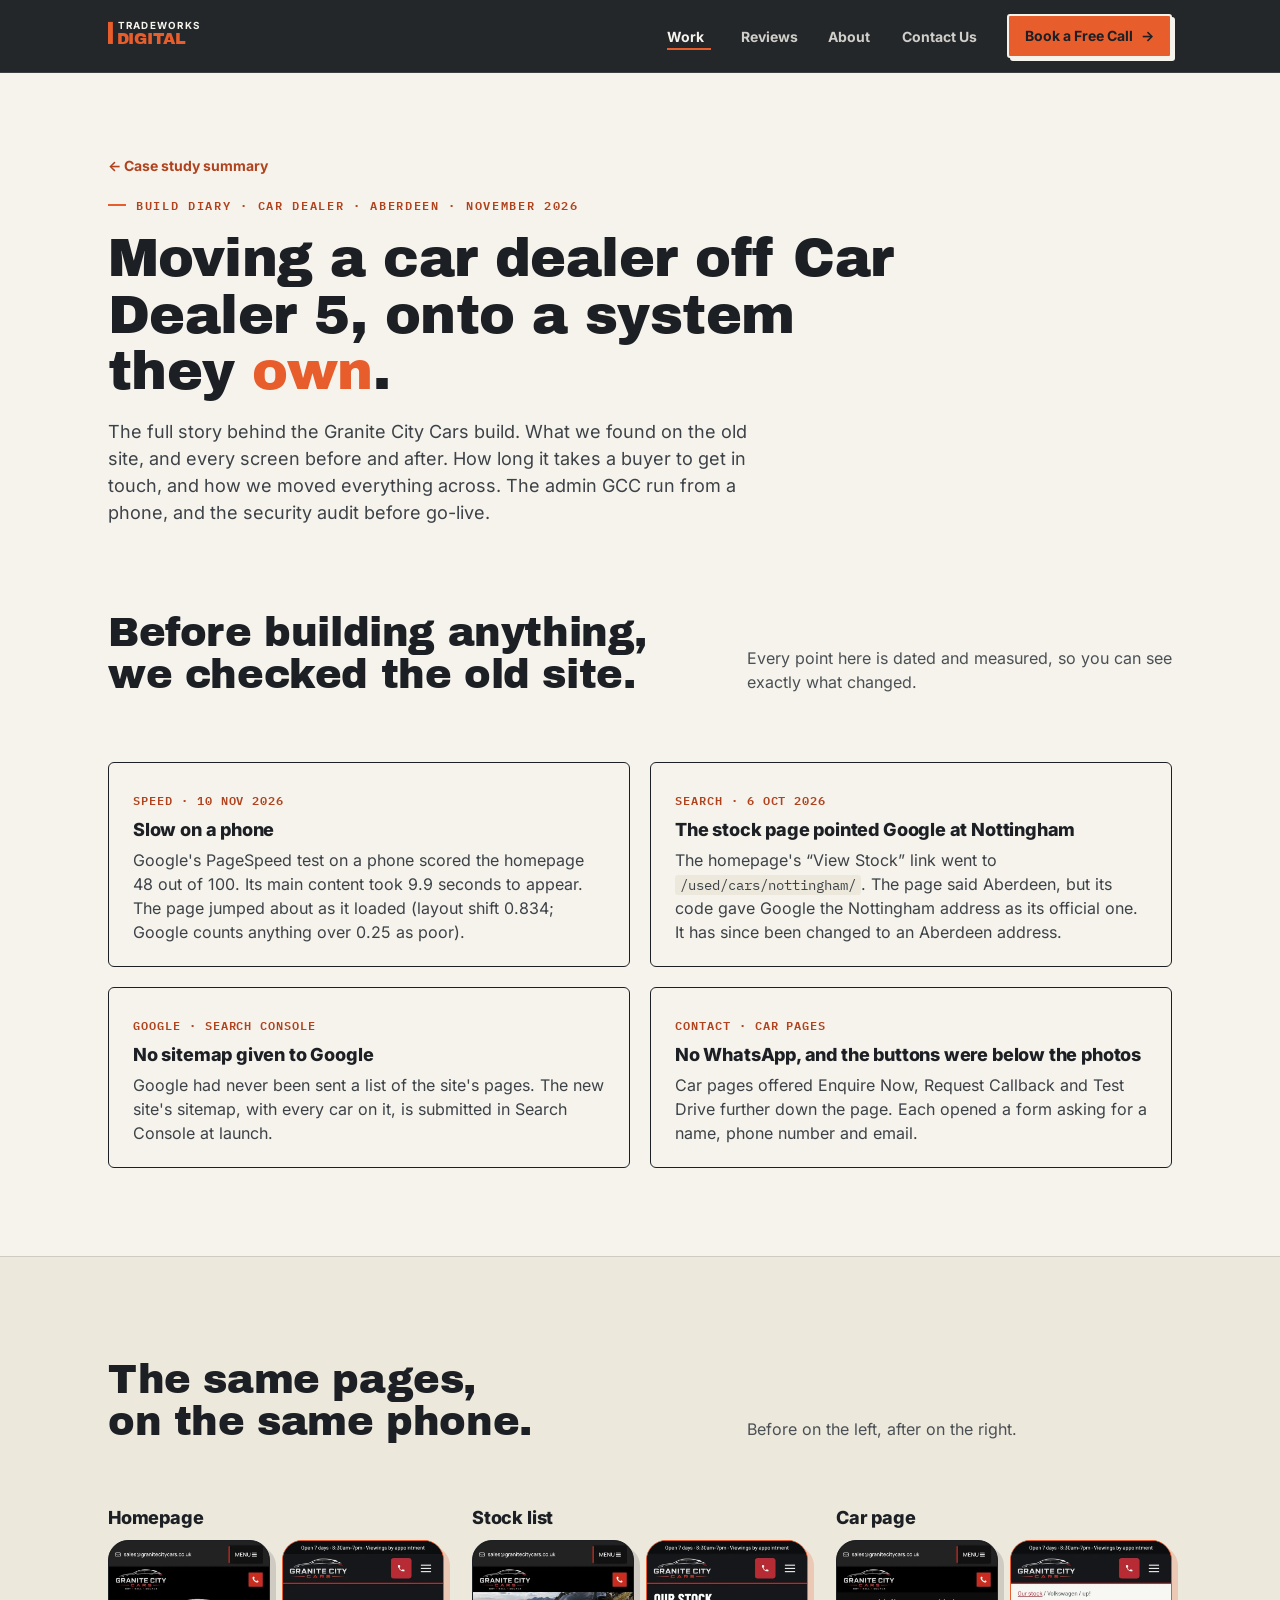
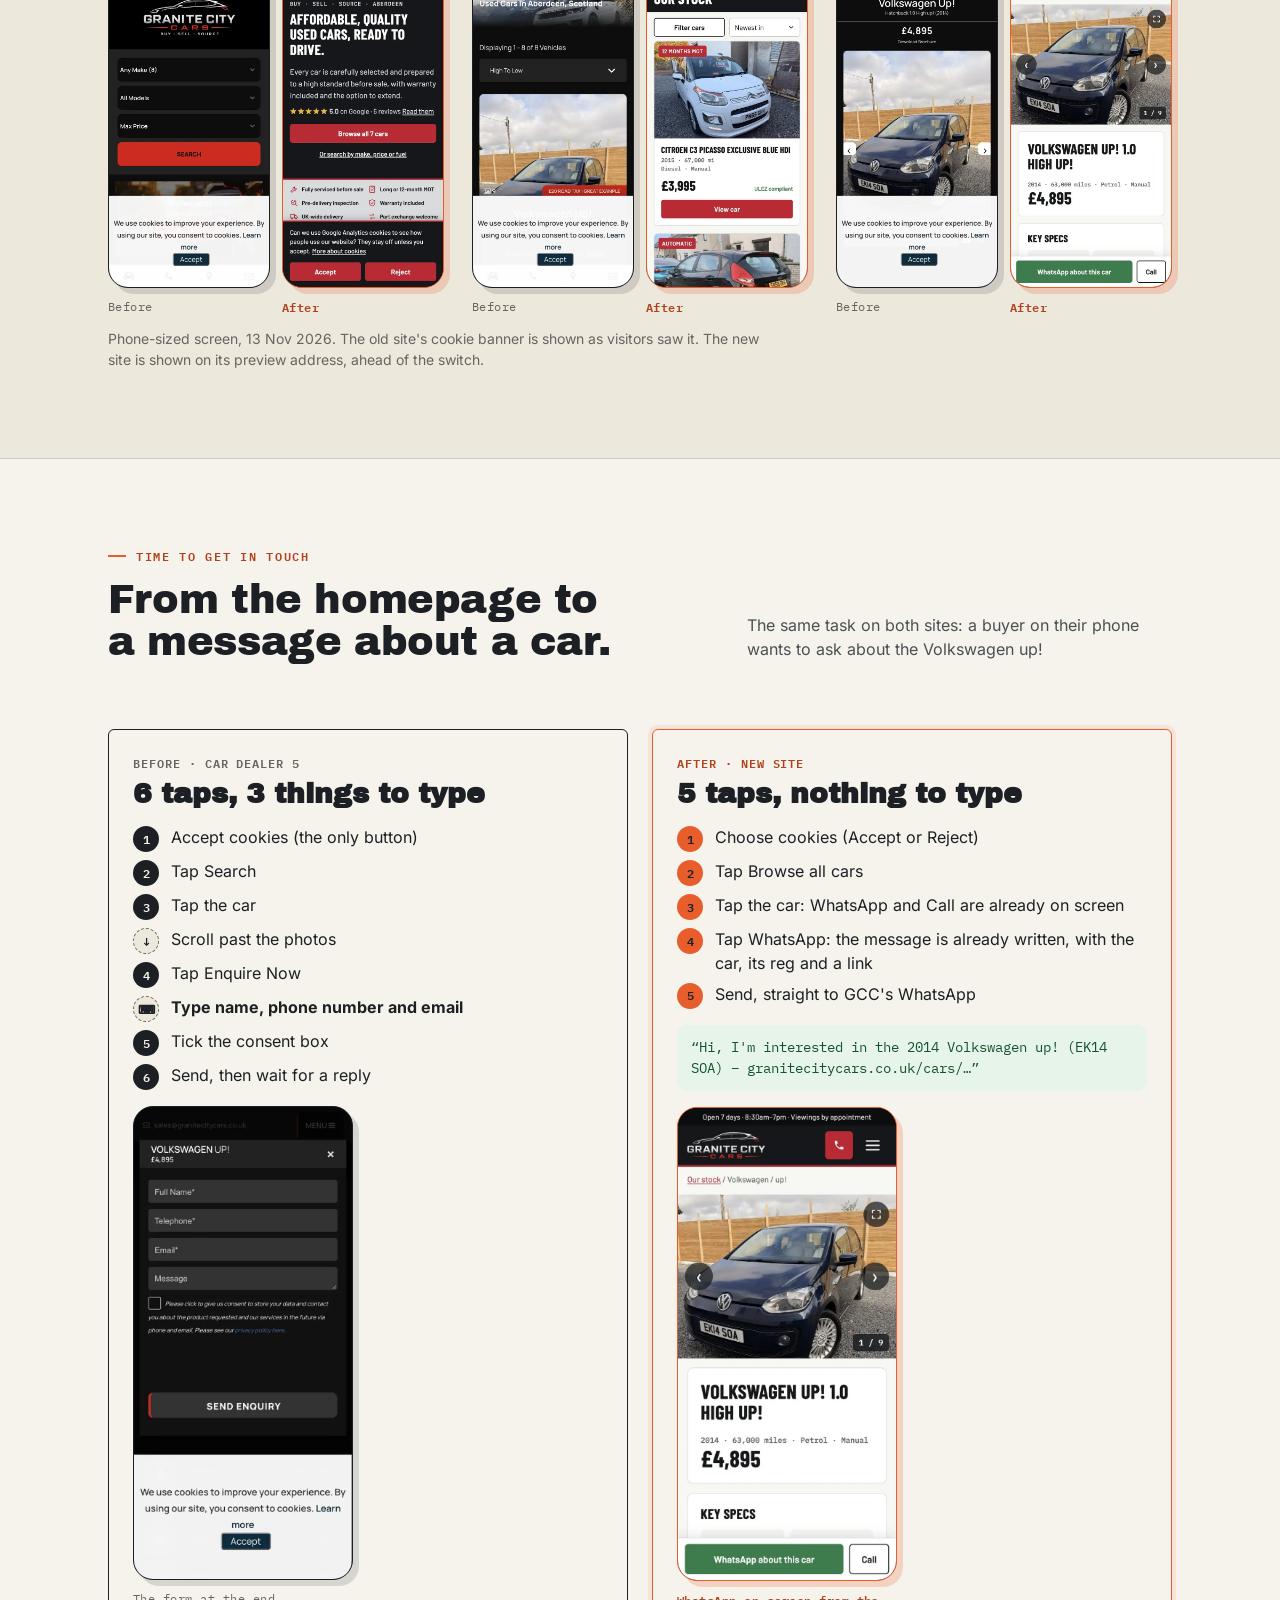
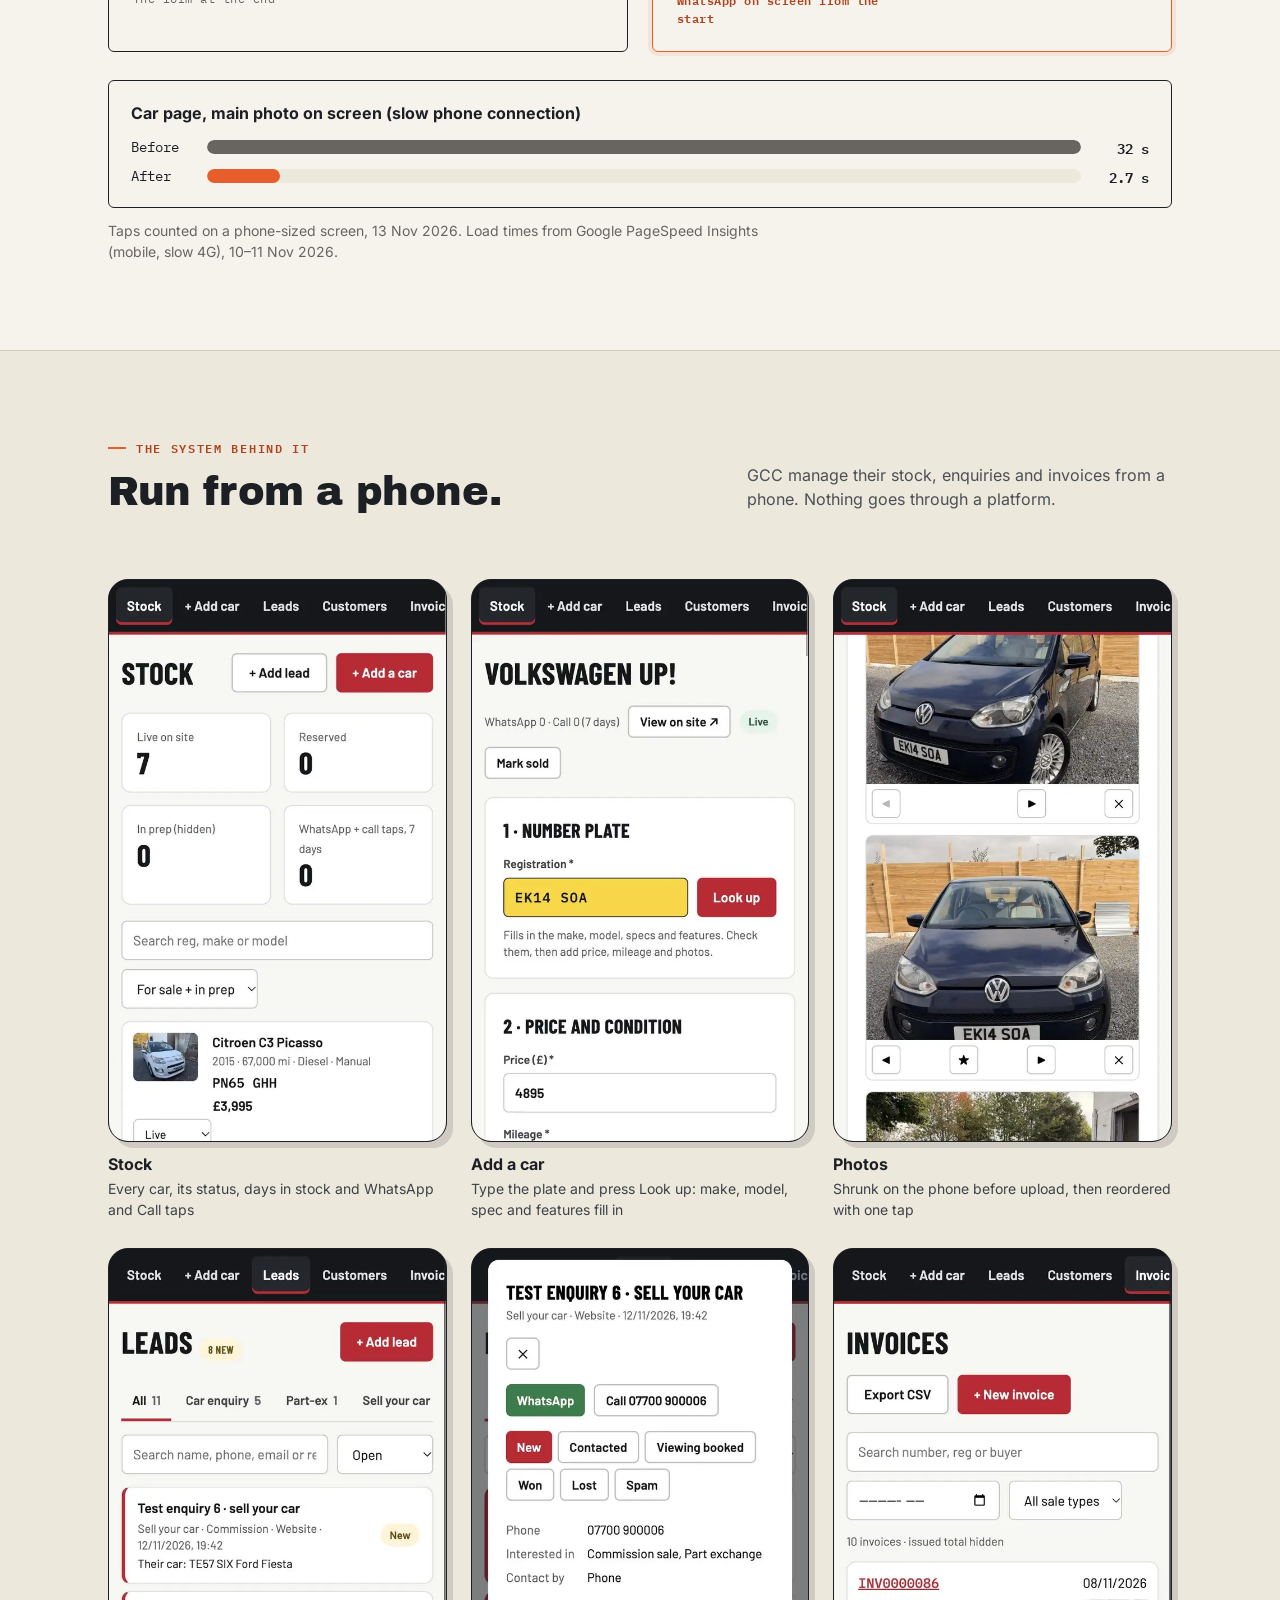
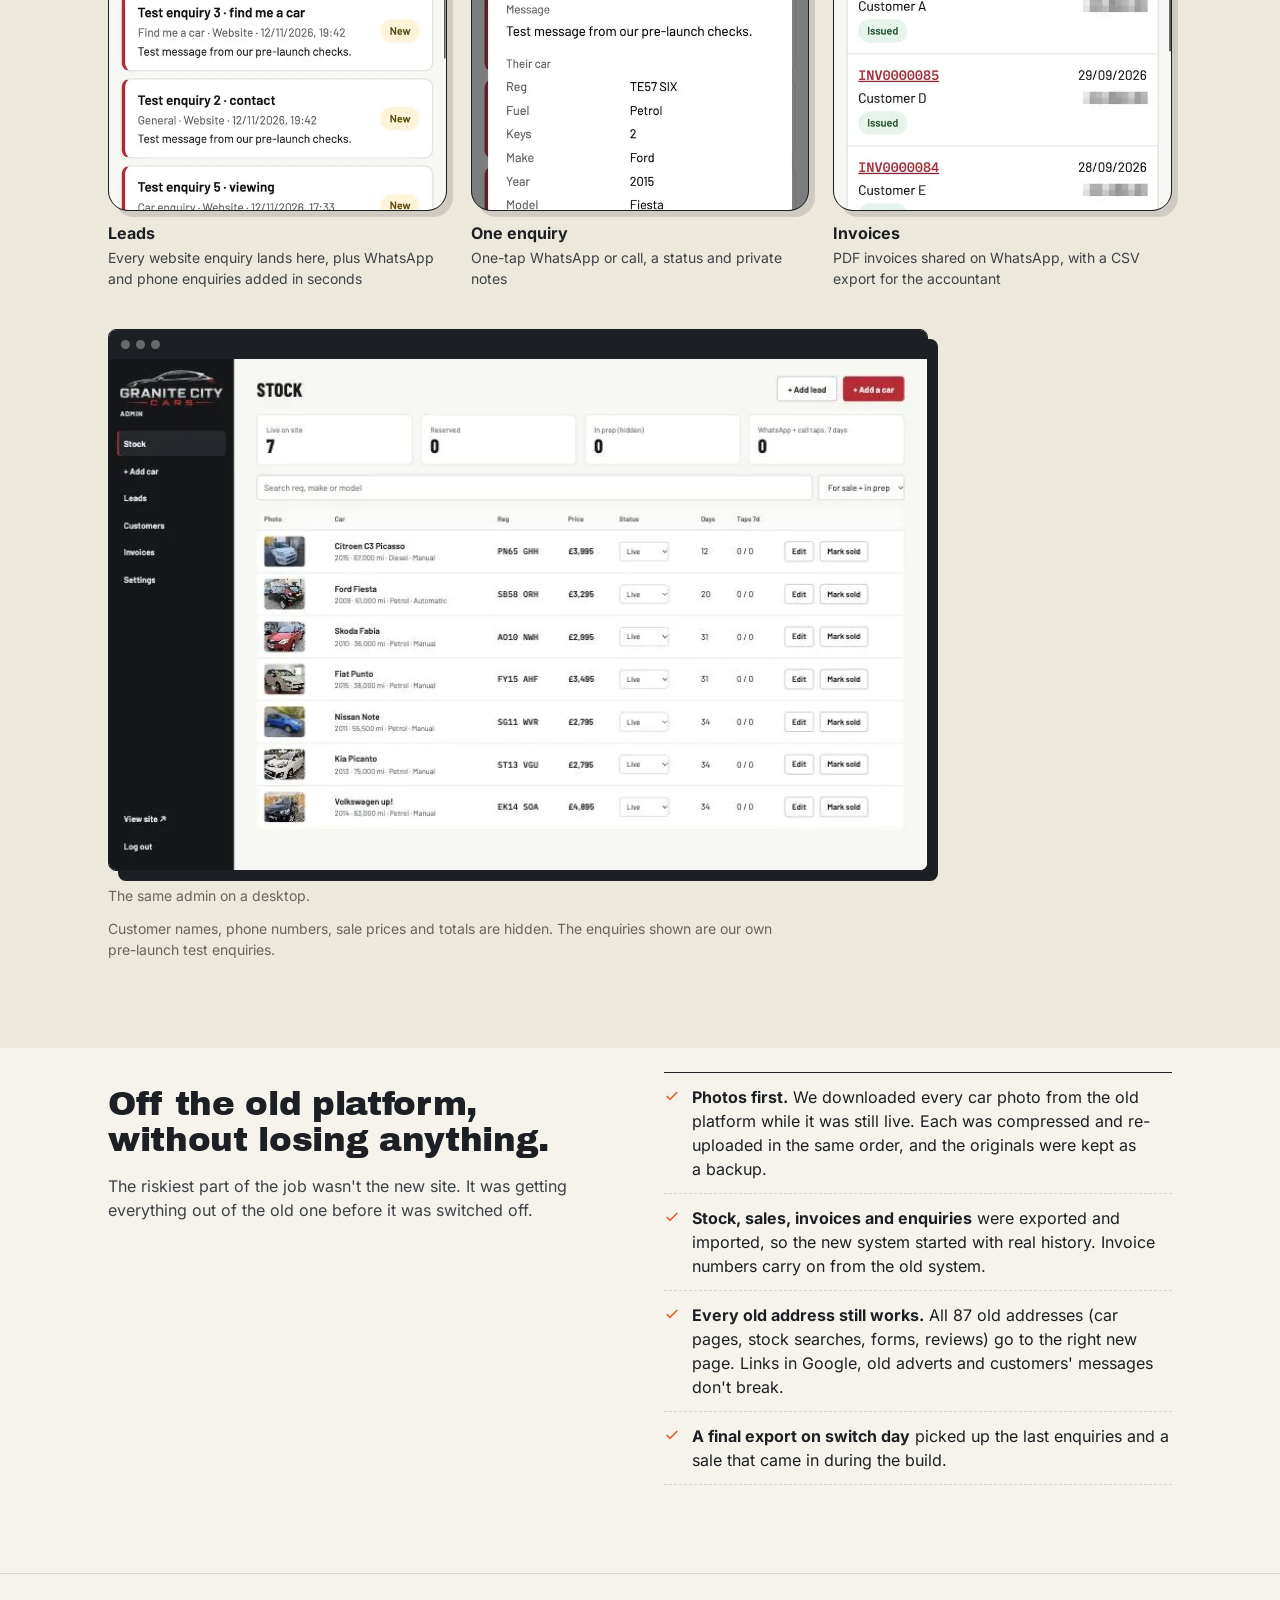
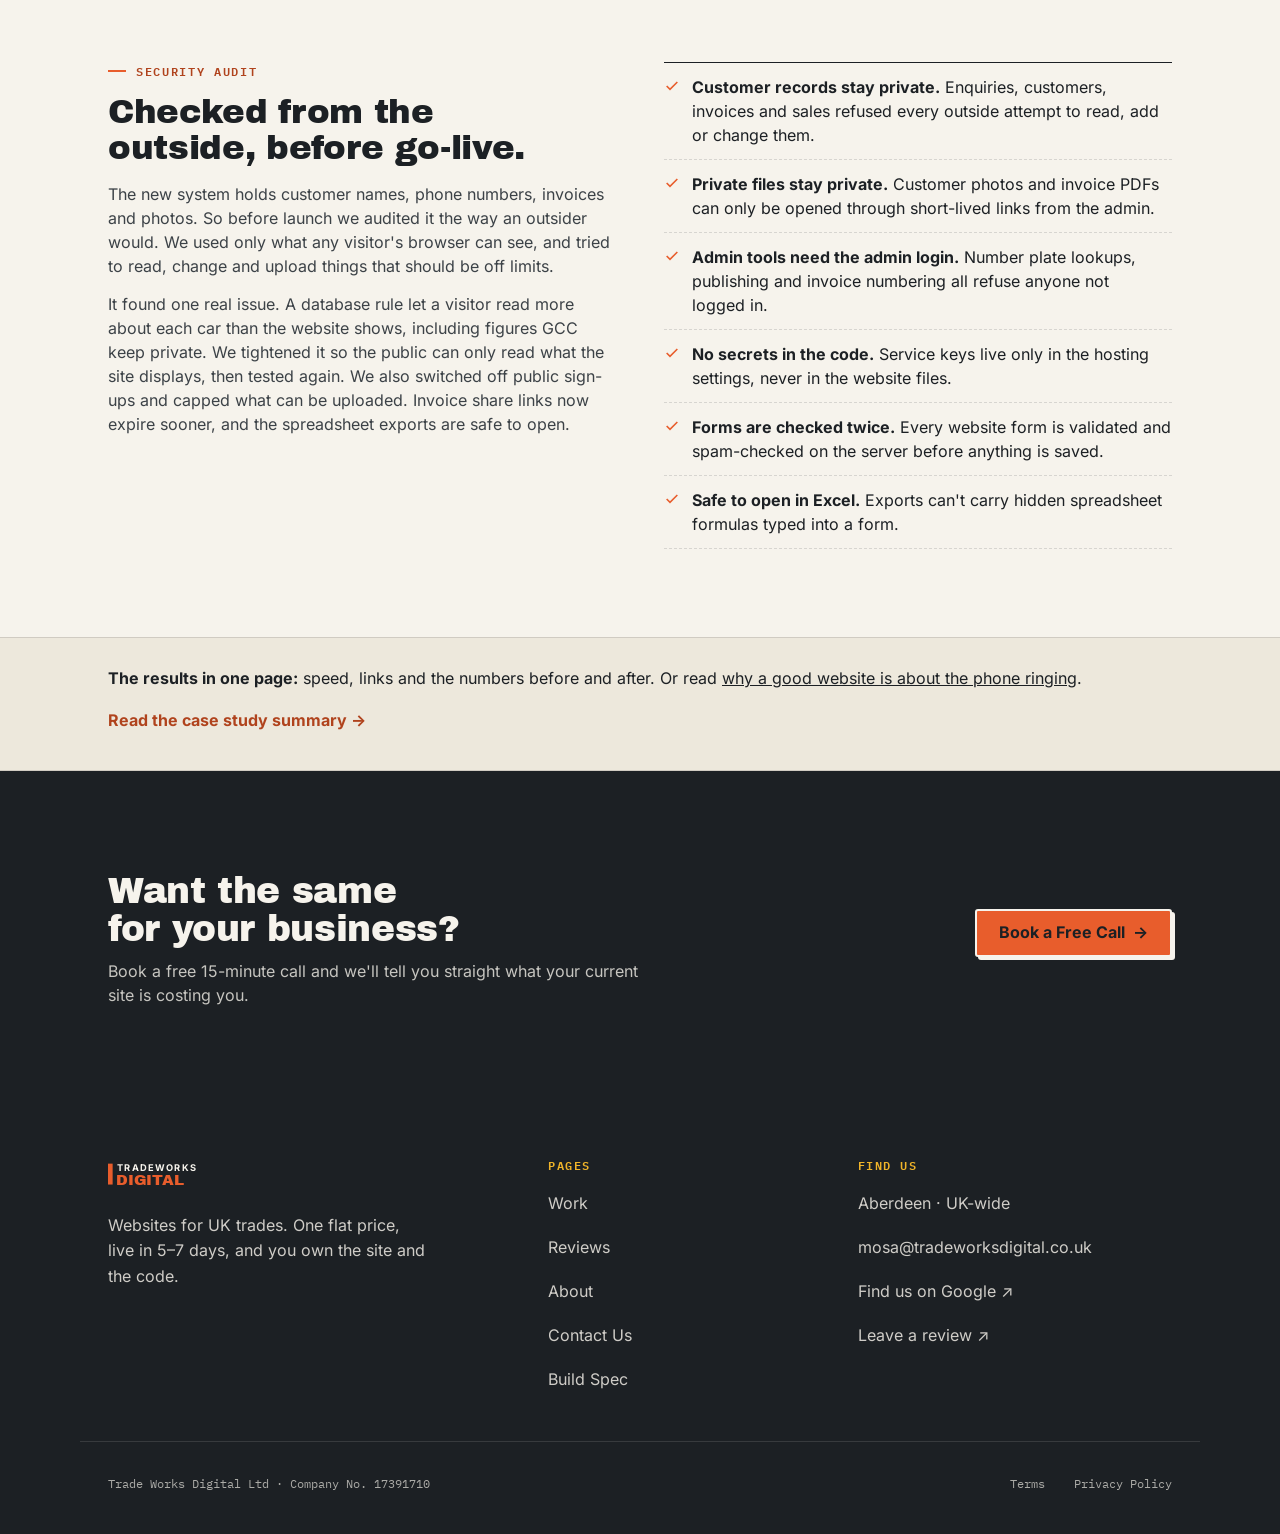
<file: gcc-build-diary.html>
<!DOCTYPE html>
<html lang="en-GB" class="no-js">
<head>
<meta charset="UTF-8">
<meta http-equiv="Content-Security-Policy" content="default-src 'self'; script-src 'self' 'sha256-ZiOa55It14nsoHtOd8aW+Wl+EVnmyFcN3dk/f5ePjhc=' 'sha256-xMEne5xSNlgeOligOATNEvyFpyN5H3HG/E/qDyG8S5Y=' https://app.cal.com; style-src 'self' 'unsafe-inline'; img-src 'self' data:; font-src 'self' data:; connect-src 'self' https://crm.tradeworksdigital.co.uk https://app.cal.com; frame-src https://app.cal.com; form-action 'self' https://crm.tradeworksdigital.co.uk; base-uri 'self'; object-src 'none'; upgrade-insecure-requests">
<meta name="text-scale" content="scale">
<meta name="viewport" content="width=device-width, initial-scale=1.0">
<meta name="format-detection" content="telephone=no, date=no, address=no, email=no">
<script>document.documentElement.className=document.documentElement.className.replace('no-js','js');</script>
<title>Build Diary: Moving a Car Dealer off Car Dealer 5 | Tradeworks Digital</title>
<meta name="description" content="How we moved Granite City Cars, an Aberdeen car dealer, off Car Dealer 5: what we found, every screen before and after, the buyer journey and the admin they run from a phone.">
<meta name="robots" content="index, follow">
<meta name="theme-color" content="#1C2024">
<link rel="canonical" href="https://www.tradeworksdigital.co.uk/gcc-build-diary.html">
<link rel="icon" type="image/svg+xml" href="favicon-circle.svg">
<link rel="icon" type="image/png" sizes="32x32" href="favicon-circle-32.png">
<link rel="icon" type="image/png" sizes="16x16" href="favicon-circle-16.png">
<link rel="apple-touch-icon" sizes="180x180" href="apple-touch-icon.png">
<meta property="og:type" content="article">
<meta property="og:site_name" content="Tradeworks Digital">
<meta property="og:title" content="Build Diary: Moving a Car Dealer off Car Dealer 5 | Tradeworks Digital">
<meta property="og:description" content="How we moved Granite City Cars, an Aberdeen car dealer, off Car Dealer 5: what we found, every screen before and after, the buyer journey and the admin they run from a phone.">
<meta property="og:url" content="https://www.tradeworksdigital.co.uk/gcc-build-diary.html">
<!-- Share image (4 Nov 2026): source is build-scripts/share-image/share.html, rendered at 1200×630. -->
<meta property="og:image" content="https://www.tradeworksdigital.co.uk/images/share.jpg">
<meta property="og:image:width" content="1200">
<meta property="og:image:height" content="630">
<meta property="og:image:alt" content="Tradeworks Digital: a website that brings in the calls. Live in 5–7 days. Yours to keep.">
<meta name="twitter:card" content="summary_large_image">
<meta name="twitter:image" content="https://www.tradeworksdigital.co.uk/images/share.jpg">
<meta name="twitter:title" content="Build Diary: Moving a Car Dealer off Car Dealer 5 | Tradeworks Digital">
<meta name="twitter:description" content="How we moved Granite City Cars, an Aberdeen car dealer, off Car Dealer 5: what we found, every screen before and after, the buyer journey and the admin they run from a phone.">
<link rel="stylesheet" href="site.css">
<style>

  .page-hero{padding:72px 0 48px;}
  .page-hero h1{font-size:clamp(2.125rem,4.6vw,3.375rem); margin:16px 0 18px; max-width:820px;}
  .page-hero h1 em{font-style:normal; color:var(--orange);}
  .page-hero p.lede{font-size:1.125rem; color:var(--ink-soft); max-width:640px;}
  @media (max-width:860px){ .page-hero{padding:44px 0 32px;} }

  .cta-band{background:var(--ink); color:var(--paper);}
  .cta-band .wrap{display:flex; align-items:center; justify-content:space-between; gap:24px; flex-wrap:wrap;}
  .cta-band h2{font-size:clamp(1.625rem,3vw,2.25rem); max-width:620px;}
  .cta-band p{color:rgba(246,243,236,.78); margin-top:10px; max-width:560px;}

  .cs-facts{display:grid; grid-template-columns:repeat(4, minmax(0,1fr)); border:1.5px solid var(--ink); border-radius:6px; overflow:hidden; margin-top:34px; background:var(--paper);}
  .cs-facts div{padding:16px 18px; border-right:1px dashed var(--line);}
  .cs-facts div:last-child{border-right:none;}
  .cs-facts span{display:block; font-family:'IBM Plex Mono','IBM Plex Mono Fallback',monospace; font-size:0.75rem; letter-spacing:.08em; color:var(--grey);}
  .cs-facts b{display:block; margin-top:4px; font-size:1rem;}
  .cs-shot{padding-top:0;}
  .browser{background:var(--paper); border:1.5px solid var(--ink); border-radius:8px; overflow:hidden; box-shadow:10px 10px 0 var(--ink);}
  .browser-bar{display:flex; gap:6px; padding:10px 12px; background:var(--ink);}
  .browser-bar i{width:9px; height:9px; border-radius:50%; background:rgba(246,243,236,.35); display:block;}
  .browser img{width:100%; aspect-ratio:16/9; object-fit:cover; object-position:top;}
  .shot-ph{aspect-ratio:16/9; display:flex; align-items:center; justify-content:center; background:var(--paper-dim); font-family:'IBM Plex Mono','IBM Plex Mono Fallback',monospace; font-size:0.875rem; color:var(--grey); text-align:center; padding:20px;}
  .cs-two{display:grid; grid-template-columns:1fr 1fr; gap:48px; align-items:start;}
  .cs-two h2{font-size:clamp(1.625rem,3vw,2.125rem); margin:14px 0 16px;}
  .cs-two p{color:var(--ink-soft); font-size:1rem; margin-bottom:14px;}
  .ticks{list-style:none; border-top:1.5px solid var(--ink);}
  .ticks li{display:flex; gap:12px; padding:12px 0; border-bottom:1px dashed var(--line); font-size:1rem;}
  .ticks svg{width:16px; height:16px; flex-shrink:0; margin-top:3px; stroke:var(--orange);}
  .built{background:var(--paper-dim); border-top:1px solid var(--line); border-bottom:1px solid var(--line);}
  .built-grid{display:grid; grid-template-columns:1fr 1fr; gap:22px;}
  .built-card{background:var(--paper); border:1.5px solid var(--ink); border-radius:6px; padding:28px 26px;}
  .built-card h3{font-size:1.375rem; margin:10px 0 14px;}
  .built-card .tag{font-family:'IBM Plex Mono','IBM Plex Mono Fallback',monospace; font-size:0.75rem; font-weight:600; letter-spacing:.08em; color:var(--orange-dark);}
  .results{width:100%; border-collapse:collapse; border:1.5px solid var(--ink); background:var(--paper); font-size:1rem;}
  .results th, .results td{padding:14px 18px; text-align:left; border-bottom:1px dashed var(--line);}
  .results thead th{background:var(--ink); color:var(--paper); font-family:'IBM Plex Mono','IBM Plex Mono Fallback',monospace; font-size:0.75rem; font-weight:600; letter-spacing:.08em;}
  .results td.after{font-weight:700;}
  .results .up{color:#1F6B3A;}
  .table-note{margin-top:12px; font-size:0.875rem; color:var(--grey);}
  .stat-grid{display:grid; grid-template-columns:repeat(3, minmax(0,1fr)); gap:16px; margin-top:34px;}
  .stat b.pending{color:var(--orange-dark); font-size:1.375rem;}
  .stat{border:1.5px solid var(--ink); border-radius:6px; padding:20px 18px; background:var(--paper);}
  .stat b{display:block; font-family:'Archivo Black','Archivo Black Fallback',sans-serif; font-weight:400; font-size:1.875rem; line-height:1;}
  .stat span{display:block; margin-top:10px; font-size:0.875rem; color:var(--ink-muted);}
  .quote-block{border-left:4px solid var(--orange); padding:6px 0 6px 26px; max-width:760px;}
  .quote-block blockquote{font-family:'Archivo Black','Archivo Black Fallback',sans-serif; font-size:clamp(1.375rem,2.6vw,1.875rem); line-height:1.25;}
  .quote-block p{margin-top:14px; font-family:'IBM Plex Mono','IBM Plex Mono Fallback',monospace; font-size:0.875rem; color:var(--grey);}
  @media (max-width:860px){
    .cs-facts{grid-template-columns:1fr 1fr;}
    .cs-facts div:nth-child(2){border-right:none;}
    .cs-facts div:nth-child(-n+2){border-bottom:1px dashed var(--line);}
    .cs-two, .built-grid{grid-template-columns:1fr; gap:24px;}
    .stat-grid{grid-template-columns:1fr 1fr;}
    .results{font-size:0.875rem;}
    .results th, .results td{padding:12px 10px;}
    .browser{box-shadow:6px 6px 0 var(--ink);}
  }


  /* ---------- 14 Nov: deeper case study ---------- */
  .found{padding-top:24px;}
  .found-grid{display:grid; grid-template-columns:repeat(2, minmax(0,1fr)); gap:20px;}
  .found-card{background:var(--paper); border:1.5px solid var(--ink); border-radius:6px; padding:24px 24px 22px;}
  .found-card .tag{font-family:'IBM Plex Mono','IBM Plex Mono Fallback',monospace; font-size:0.75rem; font-weight:600; letter-spacing:.08em; color:var(--orange-dark);}
  .found-card h3{font-size:1.125rem; margin:10px 0 8px; font-family:'Inter','Inter Fallback',sans-serif; font-weight:800;}
  .found-card p{color:var(--ink-soft); font-size:1rem;}
  .found-card code{font-family:'IBM Plex Mono','IBM Plex Mono Fallback',monospace; font-size:0.875rem; background:var(--paper-dim); padding:1px 5px; border-radius:3px; overflow-wrap:anywhere;}
  .ph{margin:0;}
  .ph-frame{border:1.5px solid var(--ink); border-radius:20px; overflow:hidden; background:#111; box-shadow:6px 6px 0 rgba(28,32,36,.14);}
  .ph-frame img{display:block; width:100%; height:auto; aspect-ratio:600/1299;}
  .ph figcaption{font-family:'IBM Plex Mono','IBM Plex Mono Fallback',monospace; font-size:0.75rem; color:var(--grey); margin-top:10px; letter-spacing:.04em;}
  .ph.after .ph-frame{border-color:var(--orange); box-shadow:6px 6px 0 rgba(232,93,44,.22);}
  .ph.after figcaption{color:var(--orange-dark); font-weight:600;}
  .side{background:var(--paper-dim); border-top:1px solid var(--line); border-bottom:1px solid var(--line);}
  .pairs{display:grid; grid-template-columns:repeat(3, minmax(0,1fr)); gap:28px;}
  .pair h3{font-size:1.125rem; font-family:'Inter','Inter Fallback',sans-serif; font-weight:800; margin-bottom:12px;}
  .pair-ph{display:grid; grid-template-columns:1fr 1fr; gap:12px;}
  .journey{display:grid; grid-template-columns:1fr 1fr; gap:24px;}
  .j-col{background:var(--paper); border:1.5px solid var(--ink); border-radius:6px; padding:24px; display:flex; flex-direction:column; gap:16px;}
  .j-col.after{border-color:var(--orange); box-shadow:0 0 0 4px rgba(232,93,44,.10);}
  .j-head .tag{display:block; font-family:'IBM Plex Mono','IBM Plex Mono Fallback',monospace; font-size:0.75rem; font-weight:600; letter-spacing:.08em; color:var(--grey);}
  .j-col.after .j-head .tag{color:var(--orange-dark);}
  .j-head b{display:block; font-family:'Archivo Black','Archivo Black Fallback',sans-serif; font-size:clamp(1.375rem,2.4vw,1.75rem); margin-top:6px; line-height:1.15;}
  .j-steps{list-style:none; padding:0; margin:0; display:flex; flex-direction:column; gap:8px;}
  .j-steps li{display:flex; gap:12px; align-items:flex-start; font-size:1rem; line-height:1.45;}
  .j-steps .n{flex-shrink:0; width:26px; height:26px; border-radius:50%; background:var(--ink); color:var(--paper); display:inline-flex; align-items:center; justify-content:center; font-family:'IBM Plex Mono','IBM Plex Mono Fallback',monospace; font-size:0.75rem; font-weight:600;}
  .j-col.after .j-steps .n{background:var(--orange); color:var(--ink);}
  .j-steps li.extra .n, .j-steps li.type .n{background:var(--paper-dim); color:var(--ink); border:1px dashed var(--grey);}
  .j-steps li.type{font-weight:600;}
  .j-msg{font-family:'IBM Plex Mono','IBM Plex Mono Fallback',monospace; font-size:0.875rem; background:#E7F4EA; color:#14532D; border-radius:10px; padding:12px 14px;}
  .j-shot{max-width:220px;}
  .j-bars{margin-top:28px; border:1.5px solid var(--ink); border-radius:6px; padding:20px 22px; background:var(--paper);}
  .j-bars-h{font-weight:700; margin-bottom:12px;}
  .bar-row{display:grid; grid-template-columns:64px 1fr 56px; gap:12px; align-items:center; margin-top:8px; font-family:'IBM Plex Mono','IBM Plex Mono Fallback',monospace; font-size:0.875rem;}
  .bar{height:14px; background:var(--paper-dim); border-radius:7px; overflow:hidden;}
  .bar i{display:block; height:100%; background:var(--grey); border-radius:7px;}
  .bar-row.after .bar i{background:var(--orange);}
  .bar-row b{text-align:right;}
  .admin-wrap{background:var(--paper-dim); border-top:1px solid var(--line);}
  .admin-grid{display:grid; grid-template-columns:repeat(3, minmax(0,1fr)); gap:28px 24px;}
  .admin-grid .ph figcaption{font-family:inherit; font-size:0.875rem; letter-spacing:0; color:var(--ink-soft); line-height:1.5;}
  .admin-grid .ph figcaption b{display:block; color:var(--ink); font-size:1rem; margin-bottom:2px;}
  .admin-grid .ph-frame img{aspect-ratio:600/1000; object-fit:cover; object-position:top;}
  .admin-desk{margin:40px 0 0; max-width:820px;}
  .admin-desk figcaption{font-size:0.875rem; color:var(--grey); margin-top:14px;}
  .admin-desk .browser img{aspect-ratio:auto; height:auto;}
  @media (max-width:1000px){ .pairs{grid-template-columns:1fr; max-width:520px;} .admin-grid{grid-template-columns:repeat(2, minmax(0,1fr));} }
  @media (max-width:760px){ .found-grid, .journey{grid-template-columns:1fr;} .j-shot{max-width:180px;} }
  @media (max-width:480px){ .admin-grid{grid-template-columns:1fr 1fr; gap:22px 14px;} .admin-grid .ph figcaption{font-size:0.875rem;} }

  .cs-sum{padding-top:8px;}
  .sum-grid{display:grid; grid-template-columns:repeat(4, minmax(0,1fr)); gap:16px;}
  .sum{border:1.5px solid var(--ink); border-radius:6px; background:var(--paper); padding:18px;}
  .sum b{display:block; font-family:'Archivo Black','Archivo Black Fallback',sans-serif; font-size:clamp(1.375rem,2.4vw,1.875rem); color:var(--orange-dark); line-height:1.1;}
  .sum span{display:block; margin-top:6px; font-size:0.875rem; color:var(--ink-soft);}
  .sum-pair{display:grid; grid-template-columns:minmax(0,420px) 1fr; gap:40px; align-items:center; margin-top:40px;}
  .sum-copy h2{font-size:clamp(1.5rem,2.8vw,2rem); margin-bottom:12px;}
  .sum-copy p{color:var(--ink-soft); margin-bottom:18px; max-width:520px;}
  .sum-copy .small-note{font-size:0.875rem; color:var(--grey); margin-top:14px;}
  .diary-band{padding:28px 0; background:var(--paper-dim); border-top:1px solid var(--line); border-bottom:1px solid var(--line);}
  .diary-band .wrap{display:flex; flex-wrap:wrap; gap:8px 24px; align-items:center; justify-content:space-between;}
  .diary-band .tlink{display:inline-flex; align-items:center; min-height:44px; font-weight:700;}
  .moved{padding-top:24px;}
  @media (max-width:900px){ .sum-grid{grid-template-columns:1fr 1fr;} .sum-pair{grid-template-columns:1fr;} .sum-pair .pair-ph{max-width:420px;} }
  .sf-legal{display:inline-flex; gap:20px; flex-wrap:wrap;}
  .secure{border-top:1px solid var(--line);}
  .secure p + p{margin-top:12px;}
</style>
<script src="site.js" defer></script>
<style id="ux">
  .btn{font-size:1rem;}
  .btn-sm{min-height:44px; font-size:0.875rem;}
  .sh-link,.sf-link{min-width:44px;}
  .reviews-more .tlink,.work-more .tlink{display:inline-flex; align-items:center; min-height:44px;}
  .doc > *{max-width:70ch;}
  .table-note{max-width:75ch;}
  .stars,.review-card .stars{color:#86600A;}
  .hero > .wrap > p{max-width:70ch;}
  .review-grid.two{max-width:none;}
</style>
<style id="design-v2">
  /* Text links: like the footer links on desktop, a line slides in under the words on hover; touch screens keep a steady line */
  .tlink{text-decoration:none; background:linear-gradient(currentColor, currentColor) left bottom / 0 2px no-repeat; background-origin:content-box; background-clip:content-box; transition:background-size var(--dur) var(--ease);}
  .tlink::after{display:none;}
  @media (hover:hover){ .tlink:hover, .tlink:focus-visible{background-size:100% 2px;} }
  @media (hover:none){ .tlink{background-size:100% 2px;} }
  .reviews-more .tlink, .work-more .tlink, .diary-band .tlink, .custom-band .tlink, .book-alt a.tlink, .job-card .tlink, .back-link.tlink{display:inline-block; min-height:0; padding:10px 0;}
  /* Section heads: heading left, intro right on wide screens, so the intro uses the full width at a readable line length */
  @media (min-width:980px){
    .section-head{max-width:none; display:grid; grid-template-columns:minmax(0,1.15fr) minmax(0,.85fr); column-gap:64px; align-items:start;}
    .section-head > .eyebrow{grid-column:1 / -1;}
    .section-head > h2{grid-column:1; margin-bottom:0;}
    .section-head > p{grid-column:2; margin:22px 0 0;}
  }
</style>
<script type="speculationrules">
{"prefetch":[{"where":{"and":[{"href_matches":"/*"},{"not":{"href_matches":"/*\\?*"}},{"not":{"selector_matches":"[rel~=nofollow], [download]"}}]},"eagerness":"moderate"}]}
</script>
<script type="application/ld+json">{"@context": "https://schema.org", "@type": "Article", "headline": "Build diary: moving a car dealer off Car Dealer 5, onto a system they own", "description": "How we moved Granite City Cars, an Aberdeen car dealer, off Car Dealer 5: what we found, every screen before and after, the buyer journey and the admin they run from a phone.", "image": "https://www.tradeworksdigital.co.uk/images/share.jpg", "datePublished": "2026-11-13", "dateModified": "2026-11-19", "author": {"@type": "Organization", "name": "Tradeworks Digital", "url": "https://www.tradeworksdigital.co.uk/"}, "publisher": {"@type": "Organization", "name": "Tradeworks Digital", "url": "https://www.tradeworksdigital.co.uk/", "logo": {"@type": "ImageObject", "url": "https://www.tradeworksdigital.co.uk/android-chrome-512.png"}}, "mainEntityOfPage": "https://www.tradeworksdigital.co.uk/gcc-build-diary.html", "inLanguage": "en-GB"}</script>
</head>
<body>
<a class="skip-link" href="#main">Skip to content</a>
<header class="site-header">
  <nav class="wrap sh-nav" aria-label="Main">
    <a href="/" class="sh-logo" aria-label="Tradeworks Digital, home">
      <svg viewBox="0 0 160 62" xmlns="http://www.w3.org/2000/svg" role="img" aria-label="Tradeworks Digital">
        <rect x="0" y="8" width="8" height="36" fill="#E85D2C"/>
        <text x="16" y="20" font-family="Inter, Arial, sans-serif" font-weight="600" font-size="16" fill="#F6F3EC" letter-spacing="2">TRADEWORKS</text>
        <text x="14" y="44" font-family="Archivo Black, Arial, sans-serif" font-size="26" fill="#E85D2C" letter-spacing="-0.4">DIGITAL</text>
      </svg>
    </a>
    <div class="sh-links" id="site-menu">
      <a href="work.html" class="sh-link" aria-current="page">Work</a>
      <a href="reviews.html" class="sh-link">Reviews</a>
      <a href="about.html" class="sh-link">About</a>
      <a href="contact.html" class="sh-link">Contact Us</a>
      <a href="tel:+441224XXXXXX" class="sh-link sh-tel tel-slot" data-slot="Phone number"><svg viewBox="0 0 24 24" fill="none" stroke-width="2" aria-hidden="true"><path d="M22 16.9v3a2 2 0 0 1-2.2 2 19.8 19.8 0 0 1-8.6-3.1 19.5 19.5 0 0 1-6-6A19.8 19.8 0 0 1 2.1 4.2 2 2 0 0 1 4.1 2h3a2 2 0 0 1 2 1.7c.1.9.4 1.8.7 2.7a2 2 0 0 1-.5 2.1L8 9.8a16 16 0 0 0 6 6l1.3-1.3a2 2 0 0 1 2.1-.4c.9.3 1.8.6 2.7.7a2 2 0 0 1 1.7 2z"/></svg><span>01224 XXX XXX</span></a>
      <a href="/#book" class="btn btn-primary btn-sm">Book a Free Call <span class="arrow" aria-hidden="true">→</span></a>
    </div>
    <button type="button" class="sh-menu" aria-expanded="false" aria-controls="site-menu" aria-label="Open menu"><span></span><span></span><span></span></button>
  </nav>
</header>

<main id="main">
  <section class="page-hero">
    <div class="wrap">
      <a href="granite-city-cars.html" class="tlink back-link">← Case study summary</a>
      <div style="margin-top:10px;"><span class="eyebrow">Build diary · Car dealer · Aberdeen · November 2026</span></div>
      <h1>Moving a car dealer off Car Dealer 5, onto a system they <em>own</em>.</h1>
      <p class="lede">The full story behind the Granite City Cars build. What we found on the old site, and every screen before and after. How long it takes a buyer to get in touch, and how we moved everything across. The admin GCC run from a phone, and the security audit before go-live.</p>
    </div>
  </section>

  <section class="found">
    <div class="wrap">
      <div class="section-head reveal">
<h2>Before building anything, we checked the old site.</h2>
        <p>Every point here is dated and measured, so you can see exactly what changed.</p>
      </div>
      <div class="found-grid reveal-stagger">
        <div class="found-card"><span class="tag">SPEED · 10 NOV 2026</span><h3>Slow on a phone</h3><p>Google's PageSpeed test on a phone scored the homepage 48 out of 100. Its main content took 9.9 seconds to appear. The page jumped about as it loaded (layout shift 0.834; Google counts anything over 0.25 as poor).</p></div>
        <div class="found-card"><span class="tag">SEARCH · 6 OCT 2026</span><h3>The stock page pointed Google at Nottingham</h3><p>The homepage's “View Stock” link went to <code>/used/cars/nottingham/</code>. The page said Aberdeen, but its code gave Google the Nottingham address as its official one. It has since been changed to an Aberdeen address.</p></div>
        <div class="found-card"><span class="tag">GOOGLE · SEARCH CONSOLE</span><h3>No sitemap given to Google</h3><p>Google had never been sent a list of the site's pages. The new site's sitemap, with every car on it, is submitted in Search Console at launch.</p></div>
        <div class="found-card"><span class="tag">CONTACT · CAR PAGES</span><h3>No WhatsApp, and the buttons were below the photos</h3><p>Car pages offered Enquire Now, Request Callback and Test Drive further down the page. Each opened a form asking for a name, phone number and email.</p></div>
      </div>
    </div>
  </section>

  <section class="side">
    <div class="wrap">
      <div class="section-head reveal">
<h2>The same pages, on the same phone.</h2>
        <p>Before on the left, after on the right.</p>
      </div>
      <div class="pairs">
        <div class="pair reveal"><h3>Homepage</h3><div class="pair-ph"><figure class="ph "><div class="ph-frame"><img src="images/cs/cd5-home.webp" width="600" height="1299" alt="Old homepage on Car Dealer 5, on a phone" loading="lazy" decoding="async"></div><figcaption>Before</figcaption></figure><figure class="ph after"><div class="ph-frame"><img src="images/cs/new-home.webp" width="600" height="1299" alt="New Granite City Cars homepage on a phone" loading="lazy" decoding="async"></div><figcaption>After</figcaption></figure></div></div>
        <div class="pair reveal"><h3>Stock list</h3><div class="pair-ph"><figure class="ph "><div class="ph-frame"><img src="images/cs/cd5-stock.webp" width="600" height="1299" alt="Old stock list on Car Dealer 5, on a phone" loading="lazy" decoding="async"></div><figcaption>Before</figcaption></figure><figure class="ph after"><div class="ph-frame"><img src="images/cs/new-stock.webp" width="600" height="1299" alt="New stock list on a phone" loading="lazy" decoding="async"></div><figcaption>After</figcaption></figure></div></div>
        <div class="pair reveal"><h3>Car page</h3><div class="pair-ph"><figure class="ph "><div class="ph-frame"><img src="images/cs/cd5-car.webp" width="600" height="1299" alt="Old car page for the Volkswagen up!, on a phone" loading="lazy" decoding="async"></div><figcaption>Before</figcaption></figure><figure class="ph after"><div class="ph-frame"><img src="images/cs/new-car.webp" width="600" height="1299" alt="New car page for the Volkswagen up!, with WhatsApp and Call on screen" loading="lazy" decoding="async"></div><figcaption>After</figcaption></figure></div></div>
      </div>
      <p class="table-note">Phone-sized screen, 13 Nov 2026. The old site's cookie banner is shown as visitors saw it. The new site is shown on its preview address, ahead of the switch.</p>
    </div>
  </section>

  <section class="journey-wrap">
    <div class="wrap">
      <div class="section-head reveal">
        <span class="eyebrow">Time to get in touch</span>
        <h2>From the homepage to a message about a car.</h2>
        <p>The same task on both sites: a buyer on their phone wants to ask about the Volkswagen up!</p>
      </div>
      <div class="journey">
        <div class="j-col reveal">
          <div class="j-head"><span class="tag">BEFORE · CAR DEALER 5</span><b>6 taps, 3 things to type</b></div>
          <ol class="j-steps">
            <li><span class="n">1</span>Accept cookies (the only button)</li>
            <li><span class="n">2</span>Tap Search</li>
            <li><span class="n">3</span>Tap the car</li>
            <li class="extra"><span class="n">↓</span>Scroll past the photos</li>
            <li><span class="n">4</span>Tap Enquire Now</li>
            <li class="type"><span class="n">⌨</span>Type name, phone number and email</li>
            <li><span class="n">5</span>Tick the consent box</li>
            <li><span class="n">6</span>Send, then wait for a reply</li>
          </ol>
          <figure class="ph j-shot"><div class="ph-frame"><img src="images/cs/cd5-form.webp" width="600" height="1299" alt="The old enquiry form: full name, telephone, email, message and a consent box" loading="lazy" decoding="async"></div><figcaption>The form at the end</figcaption></figure>
        </div>
        <div class="j-col after reveal">
          <div class="j-head"><span class="tag">AFTER · NEW SITE</span><b>5 taps, nothing to type</b></div>
          <ol class="j-steps">
            <li><span class="n">1</span>Choose cookies (Accept or Reject)</li>
            <li><span class="n">2</span>Tap Browse all cars</li>
            <li><span class="n">3</span>Tap the car: WhatsApp and Call are already on screen</li>
            <li><span class="n">4</span>Tap WhatsApp: the message is already written, with the car, its reg and a link</li>
            <li><span class="n">5</span>Send, straight to GCC's WhatsApp</li>
          </ol>
          <p class="j-msg">“Hi, I'm interested in the 2014 Volkswagen up! (EK14 SOA) – granitecitycars.co.uk/cars/…”</p>
          <figure class="ph j-shot after"><div class="ph-frame"><img src="images/cs/new-car.webp" width="600" height="1299" alt="The new car page with the WhatsApp and Call bar at the bottom of the screen" loading="lazy" decoding="async"></div><figcaption>WhatsApp on screen from the start</figcaption></figure>
        </div>
      </div>
      <div class="j-bars reveal" aria-label="Car page main photo on a slow phone connection: 32 seconds before, 2.7 seconds after">
        <p class="j-bars-h">Car page, main photo on screen (slow phone connection)</p>
        <div class="bar-row"><span>Before</span><div class="bar"><i style="width:100%"></i></div><b>32 s</b></div>
        <div class="bar-row after"><span>After</span><div class="bar"><i style="width:8.4%"></i></div><b>2.7 s</b></div>
      </div>
      <p class="table-note">Taps counted on a phone-sized screen, 13 Nov 2026. Load times from Google PageSpeed Insights (mobile, slow 4G), 10–11 Nov 2026.</p>
    </div>
  </section>

  <section class="admin-wrap">
    <div class="wrap">
      <div class="section-head reveal">
        <span class="eyebrow">The system behind it</span>
        <h2>Run from a phone.</h2>
        <p>GCC manage their stock, enquiries and invoices from a phone. Nothing goes through a platform.</p>
      </div>
      <div class="admin-grid reveal-stagger">
        <figure class="ph "><div class="ph-frame"><img src="images/cs/admin-stock.webp" width="600" height="1299" alt="Admin stock list on a phone" loading="lazy" decoding="async"></div><figcaption><b>Stock</b> Every car, its status, days in stock and WhatsApp and Call taps</figcaption></figure>
        <figure class="ph "><div class="ph-frame"><img src="images/cs/admin-car.webp" width="600" height="1299" alt="Adding a car: number plate and Look up button" loading="lazy" decoding="async"></div><figcaption><b>Add a car</b> Type the plate and press Look up: make, model, spec and features fill in</figcaption></figure>
        <figure class="ph "><div class="ph-frame"><img src="images/cs/admin-photos.webp" width="600" height="1299" alt="Car photos in the admin with reorder buttons" loading="lazy" decoding="async"></div><figcaption><b>Photos</b> Shrunk on the phone before upload, then reordered with one tap</figcaption></figure>
        <figure class="ph "><div class="ph-frame"><img src="images/cs/admin-leads.webp" width="600" height="1299" alt="Leads inbox on a phone" loading="lazy" decoding="async"></div><figcaption><b>Leads</b> Every website enquiry lands here, plus WhatsApp and phone enquiries added in seconds</figcaption></figure>
        <figure class="ph "><div class="ph-frame"><img src="images/cs/admin-lead.webp" width="600" height="1299" alt="One enquiry with WhatsApp and Call buttons and status buttons" loading="lazy" decoding="async"></div><figcaption><b>One enquiry</b> One-tap WhatsApp or call, a status and private notes</figcaption></figure>
        <figure class="ph "><div class="ph-frame"><img src="images/cs/admin-invoices.webp" width="600" height="1299" alt="Invoice list on a phone" loading="lazy" decoding="async"></div><figcaption><b>Invoices</b> PDF invoices shared on WhatsApp, with a CSV export for the accountant</figcaption></figure>
      </div>
      <figure class="admin-desk reveal"><div class="browser"><div class="browser-bar" aria-hidden="true"><i></i><i></i><i></i></div><img src="images/cs/admin-desktop-stock.webp" width="800" height="500" alt="The admin stock list on a desktop screen" loading="lazy" decoding="async"></div><figcaption>The same admin on a desktop.</figcaption></figure>
      <p class="table-note">Customer names, phone numbers, sale prices and totals are hidden. The enquiries shown are our own pre-launch test enquiries.</p>
    </div>
  </section>

  <section class="moved">
    <div class="wrap cs-two">
      <div class="reveal">
<h2>Off the old platform, without losing anything.</h2>
        <p>The riskiest part of the job wasn't the new site. It was getting everything out of the old one before it was switched off.</p>
      </div>
      <ul class="ticks reveal">
        <li><svg viewBox="0 0 24 24" fill="none" stroke-width="2.4" aria-hidden="true"><path d="M20 6 9 17l-5-5"/></svg><span><b>Photos first.</b> We downloaded every car photo from the old platform while it was still live. Each was compressed and re-uploaded in the same order, and the originals were kept as a backup.</span></li>
        <li><svg viewBox="0 0 24 24" fill="none" stroke-width="2.4" aria-hidden="true"><path d="M20 6 9 17l-5-5"/></svg><span><b>Stock, sales, invoices and enquiries</b> were exported and imported, so the new system started with real history. Invoice numbers carry on from the old system.</span></li>
        <li><svg viewBox="0 0 24 24" fill="none" stroke-width="2.4" aria-hidden="true"><path d="M20 6 9 17l-5-5"/></svg><span><b>Every old address still works.</b> All 87 old addresses (car pages, stock searches, forms, reviews) go to the right new page. Links in Google, old adverts and customers' messages don't break.</span></li>
        <li><svg viewBox="0 0 24 24" fill="none" stroke-width="2.4" aria-hidden="true"><path d="M20 6 9 17l-5-5"/></svg><span><b>A final export on switch day</b> picked up the last enquiries and a sale that came in during the build.</span></li>
      </ul>
    </div>
  </section>

  <section class="secure">
    <div class="wrap cs-two">
      <div class="reveal">
        <span class="eyebrow">Security audit</span>
        <h2>Checked from the outside, before go-live.</h2>
        <p>The new system holds customer names, phone numbers, invoices and photos. So before launch we audited it the way an outsider would. We used only what any visitor's browser can see, and tried to read, change and upload things that should be off limits.</p>
        <p>It found one real issue. A database rule let a visitor read more about each car than the website shows, including figures GCC keep private. We tightened it so the public can only read what the site displays, then tested again. We also switched off public sign-ups and capped what can be uploaded. Invoice share links now expire sooner, and the spreadsheet exports are safe to open.</p>
      </div>
      <ul class="ticks reveal">
        <li><svg viewBox="0 0 24 24" fill="none" stroke-width="2.4" aria-hidden="true"><path d="M20 6 9 17l-5-5"/></svg><span><b>Customer records stay private.</b> Enquiries, customers, invoices and sales refused every outside attempt to read, add or change them.</span></li>
        <li><svg viewBox="0 0 24 24" fill="none" stroke-width="2.4" aria-hidden="true"><path d="M20 6 9 17l-5-5"/></svg><span><b>Private files stay private.</b> Customer photos and invoice PDFs can only be opened through short-lived links from the admin.</span></li>
        <li><svg viewBox="0 0 24 24" fill="none" stroke-width="2.4" aria-hidden="true"><path d="M20 6 9 17l-5-5"/></svg><span><b>Admin tools need the admin login.</b> Number plate lookups, publishing and invoice numbering all refuse anyone not logged in.</span></li>
        <li><svg viewBox="0 0 24 24" fill="none" stroke-width="2.4" aria-hidden="true"><path d="M20 6 9 17l-5-5"/></svg><span><b>No secrets in the code.</b> Service keys live only in the hosting settings, never in the website files.</span></li>
        <li><svg viewBox="0 0 24 24" fill="none" stroke-width="2.4" aria-hidden="true"><path d="M20 6 9 17l-5-5"/></svg><span><b>Forms are checked twice.</b> Every website form is validated and spam-checked on the server before anything is saved.</span></li>
        <li><svg viewBox="0 0 24 24" fill="none" stroke-width="2.4" aria-hidden="true"><path d="M20 6 9 17l-5-5"/></svg><span><b>Safe to open in Excel.</b> Exports can't carry hidden spreadsheet formulas typed into a form.</span></li>
      </ul>
    </div>
  </section>

  <section class="diary-band">
    <div class="wrap reveal"><p><b>The results in one page:</b> speed, links and the numbers before and after. Or read <a href="blog-more-than-looks.html">why a good website is about the phone ringing</a>.</p><a href="granite-city-cars.html" class="tlink">Read the case study summary →</a></div>
  </section>

  <section class="cta-band on-dark">
    <div class="wrap reveal">
      <div>
<h2 style="margin-top:14px;">Want the same for your business?</h2>
        <p>Book a free 15-minute call and we'll tell you straight what your current site is costing you.</p>
      </div>
      <a href="/#book" class="btn btn-primary">Book a Free Call <span class="arrow" aria-hidden="true">→</span></a>
    </div>
  </section>
</main>

<footer class="site-footer">
  <div class="wrap sf-grid">
    <div class="sf-brand">
      <svg viewBox="0 0 160 62" xmlns="http://www.w3.org/2000/svg" role="img" aria-label="Tradeworks Digital">
        <rect x="0" y="8" width="8" height="36" fill="#E85D2C"/>
        <text x="16" y="20" font-family="Inter, Arial, sans-serif" font-weight="600" font-size="16" fill="#F6F3EC" letter-spacing="2">TRADEWORKS</text>
        <text x="14" y="44" font-family="Archivo Black, Arial, sans-serif" font-size="26" fill="#E85D2C" letter-spacing="-0.4">DIGITAL</text>
      </svg>
      <p>Websites for UK trades. One flat price, live in 5–7 days, and you own the site and the code.</p>
    </div>
    <nav class="sf-col" aria-label="Footer">
      <h2 class="sf-h">Pages</h2>
      <ul>
        <li><a href="work.html" class="sf-link">Work</a></li>
        <li><a href="reviews.html" class="sf-link">Reviews</a></li>
        <li><a href="about.html" class="sf-link">About</a></li>
        <li><a href="contact.html" class="sf-link">Contact Us</a></li>
        <li><a href="product.html" class="sf-link">Build Spec</a></li>
      </ul>
    </nav>
    <div class="sf-col">
      <h2 class="sf-h">Find us</h2>
      <ul>
        <li class="sf-plain">Aberdeen · UK-wide</li>
        <li class="tel-slot" data-slot="Phone number"><a href="tel:+441224XXXXXX" class="sf-link">01224 XXX XXX</a></li>
        <li><a href="mailto:mosa@tradeworksdigital.co.uk" class="sf-link">mosa@tradeworksdigital.co.uk</a></li>
        <!-- SLOT: OPENING HOURS — add a line here written exactly as your Google Business Profile shows it, e.g.
             <li class="sf-plain">Mon–Fri 9am–5pm</li>
             and add the matching "openingHours" to the JSON-LD in index.html. -->
        <li><a href="https://www.google.com/maps?cid=4431950925162973770" class="sf-link" target="_blank" rel="noopener">Find us on Google ↗</a></li>
        <li><a href="https://g.page/r/CUqKTYzic4E9EBI/review" class="sf-link" target="_blank" rel="noopener">Leave a review ↗</a></li>
      </ul>
    </div>
  </div>
  <div class="wrap sf-bottom">
    <span>Trade Works Digital Ltd · Company No. 17391710</span>
    <span class="sf-legal"><a href="terms.html" class="sf-link">Terms</a> <a href="privacy-policy.html" class="sf-link">Privacy Policy</a></span>
  </div>
</footer>

<div class="m-cta" role="region" aria-label="Quick booking">
  <a href="/#book" class="btn btn-primary">Book a Free Call <span class="arrow" aria-hidden="true">→</span></a>
  <a href="tel:+441224XXXXXX" class="m-cta-mail tel-slot" data-slot="Phone" aria-label="Call us on 01224 XXX XXX"><svg viewBox="0 0 24 24" fill="none" stroke-width="2" aria-hidden="true"><path d="M22 16.9v3a2 2 0 0 1-2.2 2 19.8 19.8 0 0 1-8.6-3.1 19.5 19.5 0 0 1-6-6A19.8 19.8 0 0 1 2.1 4.2 2 2 0 0 1 4.1 2h3a2 2 0 0 1 2 1.7c.1.9.4 1.8.7 2.7a2 2 0 0 1-.5 2.1L8 9.8a16 16 0 0 0 6 6l1.3-1.3a2 2 0 0 1 2.1-.4c.9.3 1.8.6 2.7.7a2 2 0 0 1 1.7 2z"/></svg></a>
  <a href="mailto:mosa@tradeworksdigital.co.uk" class="m-cta-mail" aria-label="Email us"><svg viewBox="0 0 24 24" fill="none" stroke-width="2" aria-hidden="true"><rect x="3" y="5" width="18" height="14" rx="2"/><path d="m3 7 9 6 9-6"/></svg></a>
</div>

<style id="mobile-v3">
  /* --- 17 Nov mobile review --- */
  .case-shot{display:block; width:100%; height:auto; border-radius:4px;}
  .eyebrow + h1, .eyebrow + h2{margin-top:14px !important;}
  .section-head h2{margin-bottom:14px !important;}
  .section-head h2 + p{margin-top:0 !important;}
  @media (max-width:760px){
    .section-head{margin-bottom:32px !important;}
    /* Phones: left-aligned body text (WCAG 1.4.8: no justified text), with balanced line breaks instead */
    :where(main, section) p:not(.phone-cap):not(.book-note):not(.ps){text-align:left; -webkit-hyphens:manual; hyphens:manual; text-wrap:pretty;}
  }
  @media (max-width:760px){
    section.side, section.journey-wrap, section.admin-wrap, section.secure, section.cta-band{padding-top:48px !important;}
    section.found, section.side, section.journey-wrap, section.admin-wrap, section.moved, section.secure, section.cta-band{padding-bottom:48px !important;}
  }
  @media (max-width:760px){ .admin-desk{display:none !important;} }
</style>

<style id="mobile-v4">
/* Overscroll past the footer (iPhone bounce, Chrome) shows the footer colour, not a cream block */
html{background:#1C2024;} body{background:var(--paper);}
@media (max-width:760px){
  /* Cards and narrow columns: left-aligned (justify leaves big gaps under ~300px) */
  :where(.case-body,.o-card,.text-bubble,.brand-strip,.p-step-body,.service,.founder-copy,.mission,.c-card,.stat-card,.found-card,.j-col,.j-bars,.review-card,.rev-card,.r-card,.faq-a,.book-side,.call-list,.meta) p,
  :where(.case-body,.o-card,.service,.c-card,.stat-card,.found-card,.j-col) li,
  .faq-a{text-align:left !important; -webkit-hyphens:manual !important; hyphens:manual !important;}

  /* About: badge beside name and role, the story full width underneath */
  .founder-row{grid-template-columns:56px 1fr !important; column-gap:14px !important; row-gap:0 !important; align-items:center !important;}
  .founder-badge{width:56px !important; height:56px !important; grid-row:1 / span 2;}
  .founder-badge span{font-size:1.5rem !important;}
  .founder-copy{display:contents !important;}
  .founder-copy .name{grid-column:2; align-self:end;}
  .founder-copy .role{grid-column:2; align-self:start; margin-bottom:0 !important;}
  .founder-copy > :not(.name):not(.role){grid-column:1 / -1;}
  .founder-copy > .name + .role + *{margin-top:16px !important;}

  /* Numbered steps: the number is its own small label above the title (clear space, nothing crowding it),
     then the title, then the text, all on one left edge */
  .p-step{display:grid !important; grid-template-columns:1fr !important; row-gap:0 !important;}
  .p-step .p-step-body{display:block !important;}
  .p-step .step-num{display:flex !important; align-items:baseline; gap:6px; margin:0 0 8px !important;}
  .p-step .step-num .big{display:inline !important; margin:0 !important; font-size:1.125rem !important; line-height:1 !important; color:var(--orange-dark);}
  .p-step .p-step-body > h3{margin:0 0 8px !important; min-height:0 !important; height:auto !important;}
  .p-step .p-step-body > p{margin:0 !important;}
  /* Hero buttons: too wide to sit side by side on a phone, so both full width, same size, stacked (main one first) */
  .hero-ctas{display:grid !important; grid-template-columns:1fr !important; gap:12px !important;}
  .hero-ctas .btn{width:100% !important; justify-content:center !important;}
  /* All content buttons on phones: full width of their box, same height, text centred (one consistent button style) */
  main .btn, section .btn{width:100% !important; justify-content:center !important; min-height:48px !important;}
  /* Legal pages: left-aligned (long links and addresses leave big gaps when justified) */
  .doc p, .doc li{text-align:left !important; -webkit-hyphens:manual !important; hyphens:manual !important;}
  /* 404: space between the heading and the text */
  .nf h1 + .lede{margin-top:16px !important;}
  /* Tap targets: text links that act as buttons get the full 44px height */
  .tlink.back-link, .book-alt .tlink, .book-alt span > .tlink, .contact-alt .tlink, p > .tlink:only-child{display:inline-flex !important; align-items:center; min-height:44px;}
  /* Smallest labels at least 12px (hero results card) */
  .proof-strip .wrap, .proof-strip .wrap *{font-size:0.75rem !important;}
  .p-step .p-step-body > p{font-size:0.9375rem !important; line-height:1.55 !important;}
  .hero [class*=lm-] span, .hero [class*=lm-], .lm-name{font-size:max(0.75rem, 1em) !important;}
  /* Body copy in cards: 15px minimum on phones */
  .why-card p, .text-bubble, .text-bubble p, .sum-grid p.sum-copy, p.sum-copy.sum-copy, .why-card{font-size:0.9375rem !important; line-height:1.55 !important;}
  /* Case-study stat boxes (home + work): one per row, number and label on the same line, no wrapped numbers */
  .case-stats{display:grid !important; grid-template-columns:1fr !important; gap:8px !important;}
  .case-stats > *{display:flex !important; align-items:center !important; gap:12px !important; padding:12px 14px !important; min-height:0 !important;}
  .case-stats b{white-space:nowrap !important; flex:0 0 auto; font-size:1.375rem !important; line-height:1.1 !important; min-width:5.2em;}
  .case-stats span, .case-stats small, .case-stats p{margin:0 !important; line-height:1.3 !important;}
}
</style>
</body>
</html>
</file>
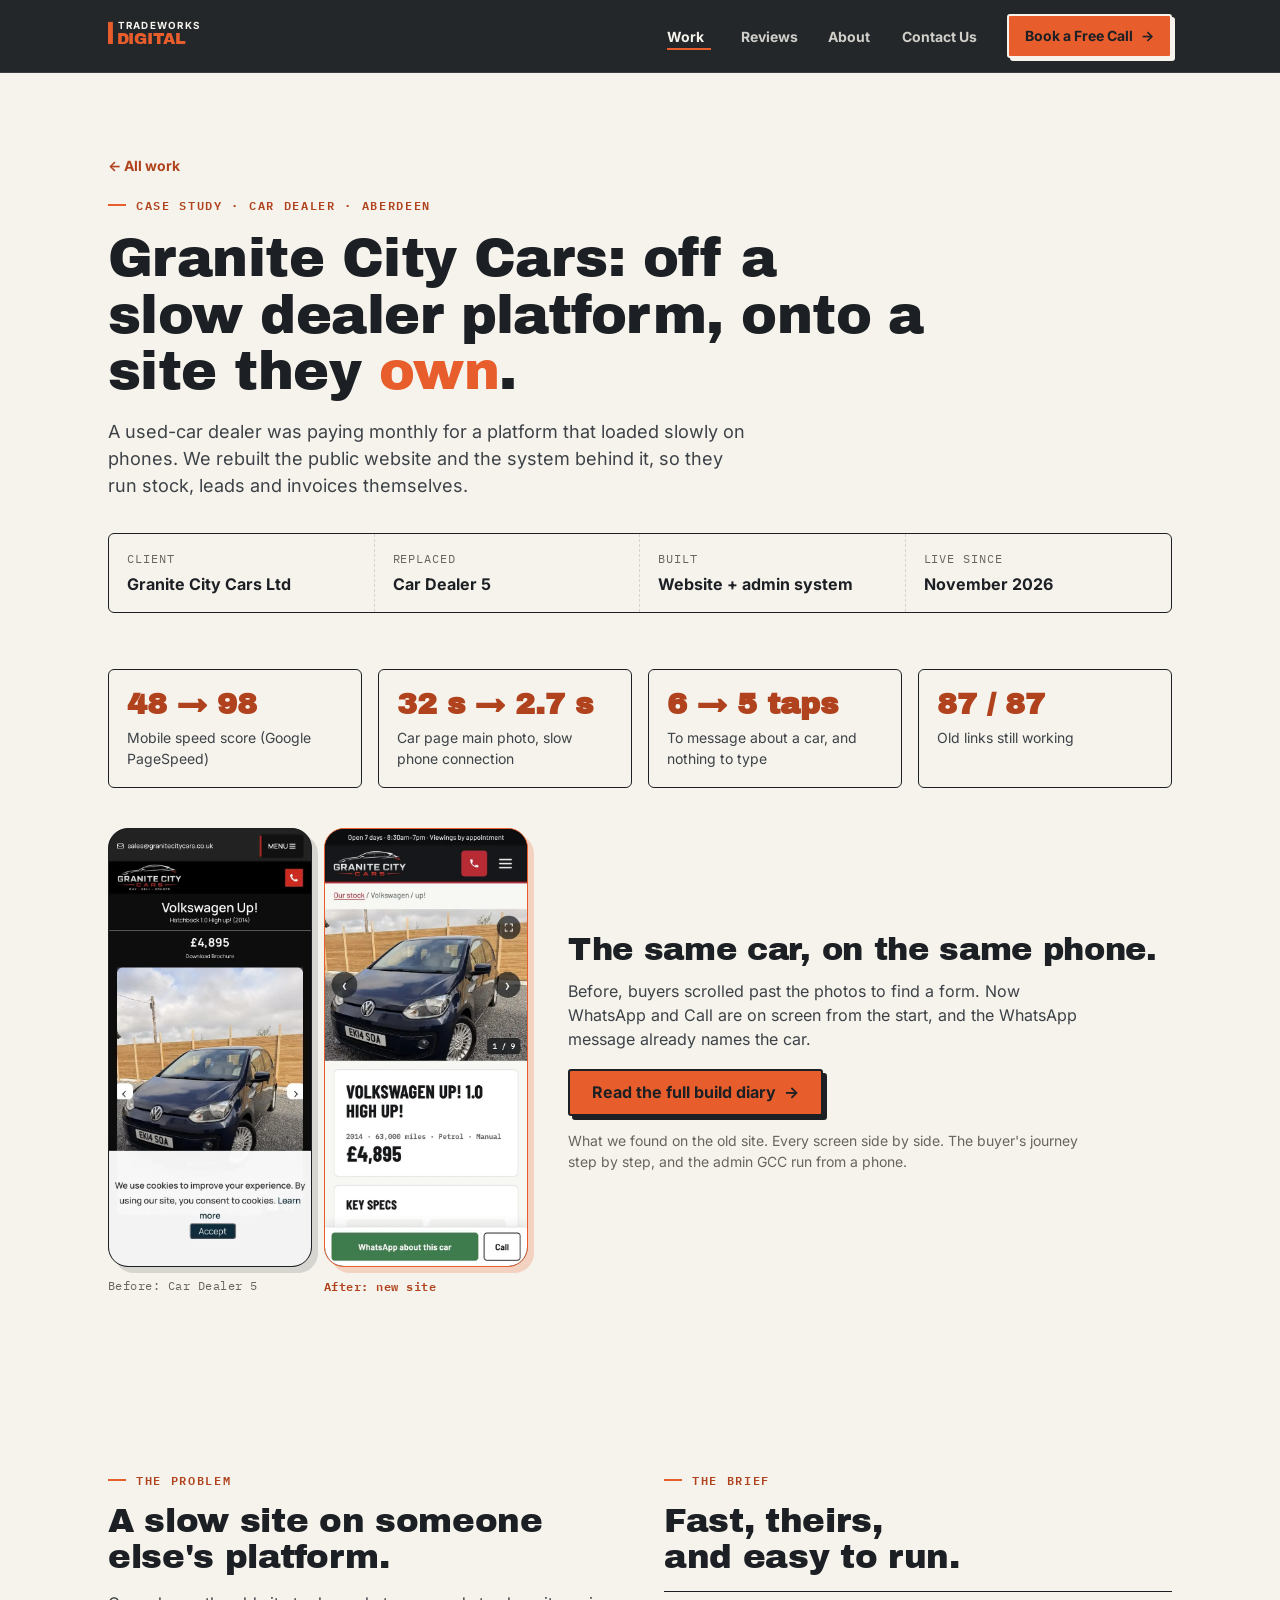
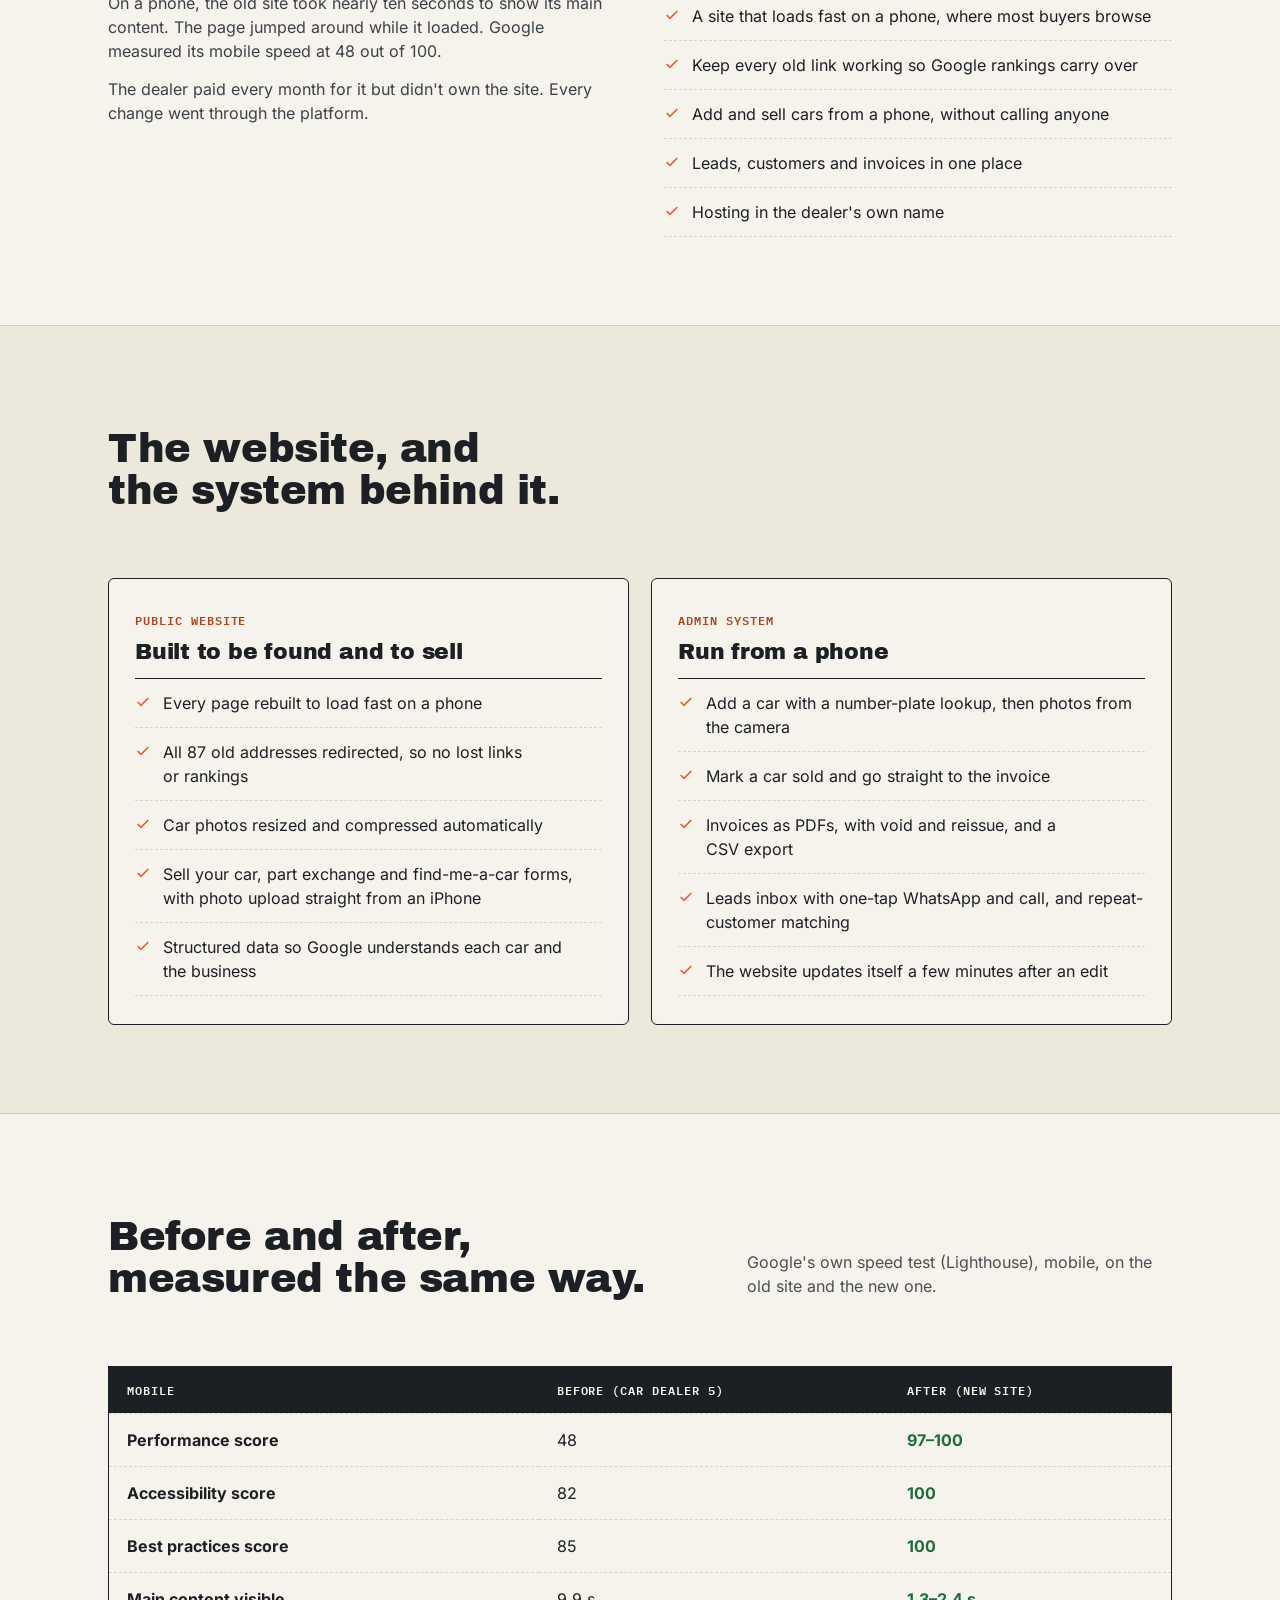
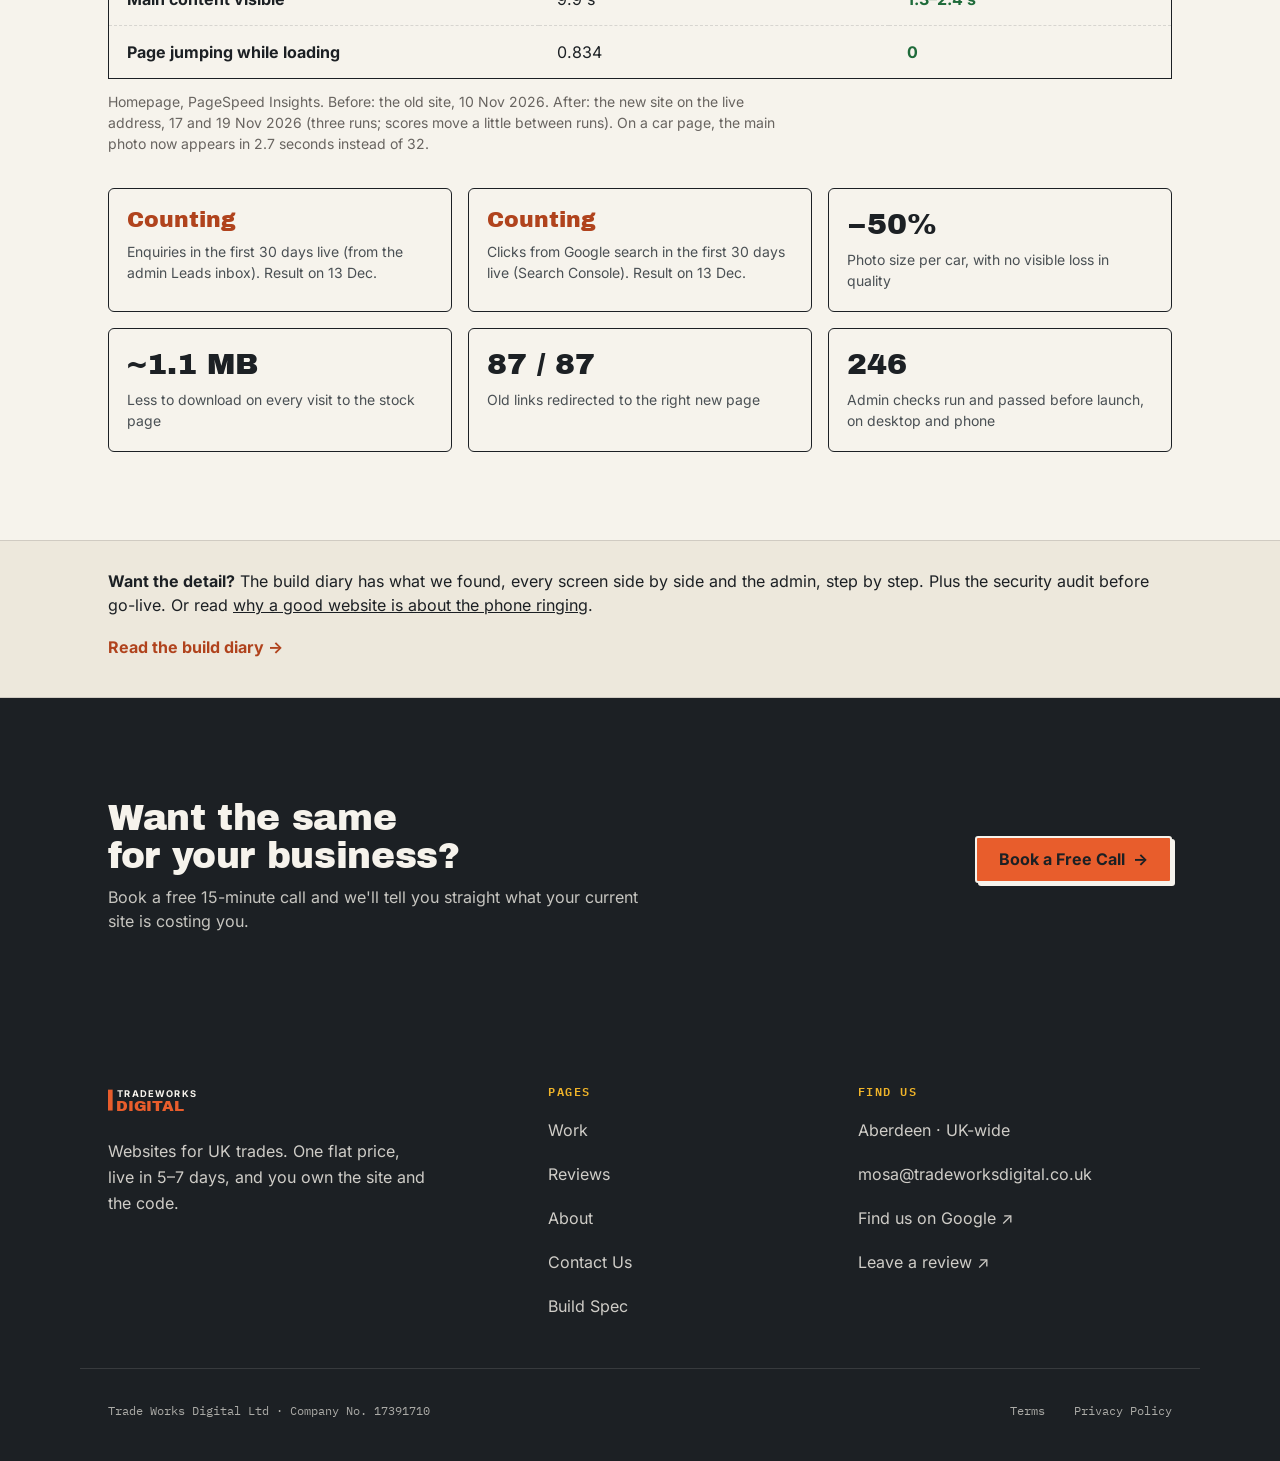
<file: granite-city-cars.html>
<!DOCTYPE html>
<html lang="en-GB" class="no-js">
<head>
<meta charset="UTF-8">
<meta http-equiv="Content-Security-Policy" content="default-src 'self'; script-src 'self' 'sha256-ZiOa55It14nsoHtOd8aW+Wl+EVnmyFcN3dk/f5ePjhc=' 'sha256-xMEne5xSNlgeOligOATNEvyFpyN5H3HG/E/qDyG8S5Y=' https://app.cal.com; style-src 'self' 'unsafe-inline'; img-src 'self' data:; font-src 'self' data:; connect-src 'self' https://crm.tradeworksdigital.co.uk https://app.cal.com; frame-src https://app.cal.com; form-action 'self' https://crm.tradeworksdigital.co.uk; base-uri 'self'; object-src 'none'; upgrade-insecure-requests">
<meta name="text-scale" content="scale">
<meta name="viewport" content="width=device-width, initial-scale=1.0">
<meta name="format-detection" content="telephone=no, date=no, address=no, email=no">
<script>document.documentElement.className=document.documentElement.className.replace('no-js','js');</script>
<title>Case Study: Granite City Cars | Tradeworks Digital</title>
<meta name="description" content="How Tradeworks Digital moved an Aberdeen car dealer off a slow platform onto a fast site they own, with a stock, leads and invoicing system run from a phone.">
<meta name="robots" content="index, follow">
<meta name="theme-color" content="#1C2024">
<link rel="canonical" href="https://www.tradeworksdigital.co.uk/granite-city-cars.html">
<link rel="icon" type="image/svg+xml" href="favicon-circle.svg">
<link rel="icon" type="image/png" sizes="32x32" href="favicon-circle-32.png">
<link rel="icon" type="image/png" sizes="16x16" href="favicon-circle-16.png">
<link rel="apple-touch-icon" sizes="180x180" href="apple-touch-icon.png">
<meta property="og:type" content="article">
<meta property="og:site_name" content="Tradeworks Digital">
<meta property="og:title" content="Case Study: Granite City Cars | Tradeworks Digital">
<meta property="og:description" content="How Tradeworks Digital moved an Aberdeen car dealer off a slow platform onto a fast site they own, with a stock, leads and invoicing system run from a phone.">
<meta property="og:url" content="https://www.tradeworksdigital.co.uk/granite-city-cars.html">
<!-- Share image (4 Nov 2026): source is build-scripts/share-image/share.html, rendered at 1200×630. -->
<meta property="og:image" content="https://www.tradeworksdigital.co.uk/images/share.jpg">
<meta property="og:image:width" content="1200">
<meta property="og:image:height" content="630">
<meta property="og:image:alt" content="Tradeworks Digital: a website that brings in the calls. Live in 5–7 days. Yours to keep.">
<meta name="twitter:card" content="summary_large_image">
<meta name="twitter:image" content="https://www.tradeworksdigital.co.uk/images/share.jpg">
<meta name="twitter:title" content="Case Study: Granite City Cars | Tradeworks Digital">
<meta name="twitter:description" content="How Tradeworks Digital moved an Aberdeen car dealer off a slow platform onto a fast site they own, with a stock, leads and invoicing system run from a phone.">
<link rel="stylesheet" href="site.css">
<style>

  .page-hero{padding:72px 0 48px;}
  .page-hero h1{font-size:clamp(2.125rem,4.6vw,3.375rem); margin:16px 0 18px; max-width:820px;}
  .page-hero h1 em{font-style:normal; color:var(--orange);}
  .page-hero p.lede{font-size:1.125rem; color:var(--ink-soft); max-width:640px;}
  @media (max-width:860px){ .page-hero{padding:44px 0 32px;} }

  .cta-band{background:var(--ink); color:var(--paper);}
  .cta-band .wrap{display:flex; align-items:center; justify-content:space-between; gap:24px; flex-wrap:wrap;}
  .cta-band h2{font-size:clamp(1.625rem,3vw,2.25rem); max-width:620px;}
  .cta-band p{color:rgba(246,243,236,.78); margin-top:10px; max-width:560px;}

  .cs-facts{display:grid; grid-template-columns:repeat(4, minmax(0,1fr)); border:1.5px solid var(--ink); border-radius:6px; overflow:hidden; margin-top:34px; background:var(--paper);}
  .cs-facts div{padding:16px 18px; border-right:1px dashed var(--line);}
  .cs-facts div:last-child{border-right:none;}
  .cs-facts span{display:block; font-family:'IBM Plex Mono','IBM Plex Mono Fallback',monospace; font-size:0.75rem; letter-spacing:.08em; color:var(--grey);}
  .cs-facts b{display:block; margin-top:4px; font-size:1rem;}
  .cs-shot{padding-top:0;}
  .browser{background:var(--paper); border:1.5px solid var(--ink); border-radius:8px; overflow:hidden; box-shadow:10px 10px 0 var(--ink);}
  .browser-bar{display:flex; gap:6px; padding:10px 12px; background:var(--ink);}
  .browser-bar i{width:9px; height:9px; border-radius:50%; background:rgba(246,243,236,.35); display:block;}
  .browser img{width:100%; aspect-ratio:16/9; object-fit:cover; object-position:top;}
  .shot-ph{aspect-ratio:16/9; display:flex; align-items:center; justify-content:center; background:var(--paper-dim); font-family:'IBM Plex Mono','IBM Plex Mono Fallback',monospace; font-size:0.875rem; color:var(--grey); text-align:center; padding:20px;}
  .cs-two{display:grid; grid-template-columns:1fr 1fr; gap:48px; align-items:start;}
  .cs-two h2{font-size:clamp(1.625rem,3vw,2.125rem); margin:14px 0 16px;}
  .cs-two p{color:var(--ink-soft); font-size:1rem; margin-bottom:14px;}
  .ticks{list-style:none; border-top:1.5px solid var(--ink);}
  .ticks li{display:flex; gap:12px; padding:12px 0; border-bottom:1px dashed var(--line); font-size:1rem;}
  .ticks svg{width:16px; height:16px; flex-shrink:0; margin-top:3px; stroke:var(--orange);}
  .built{background:var(--paper-dim); border-top:1px solid var(--line); border-bottom:1px solid var(--line);}
  .built-grid{display:grid; grid-template-columns:1fr 1fr; gap:22px;}
  .built-card{background:var(--paper); border:1.5px solid var(--ink); border-radius:6px; padding:28px 26px;}
  .built-card h3{font-size:1.375rem; margin:10px 0 14px;}
  .built-card .tag{font-family:'IBM Plex Mono','IBM Plex Mono Fallback',monospace; font-size:0.75rem; font-weight:600; letter-spacing:.08em; color:var(--orange-dark);}
  .results{width:100%; border-collapse:collapse; border:1.5px solid var(--ink); background:var(--paper); font-size:1rem;}
  .results th, .results td{padding:14px 18px; text-align:left; border-bottom:1px dashed var(--line);}
  .results thead th{background:var(--ink); color:var(--paper); font-family:'IBM Plex Mono','IBM Plex Mono Fallback',monospace; font-size:0.75rem; font-weight:600; letter-spacing:.08em;}
  .results td.after{font-weight:700;}
  .results .up{color:#1F6B3A;}
  .table-note{margin-top:12px; font-size:0.875rem; color:var(--grey);}
  .stat-grid{display:grid; grid-template-columns:repeat(3, minmax(0,1fr)); gap:16px; margin-top:34px;}
  .stat b.pending{color:var(--orange-dark); font-size:1.375rem;}
  .stat{border:1.5px solid var(--ink); border-radius:6px; padding:20px 18px; background:var(--paper);}
  .stat b{display:block; font-family:'Archivo Black','Archivo Black Fallback',sans-serif; font-weight:400; font-size:1.875rem; line-height:1;}
  .stat span{display:block; margin-top:10px; font-size:0.875rem; color:var(--ink-muted);}
  .quote-block{border-left:4px solid var(--orange); padding:6px 0 6px 26px; max-width:760px;}
  .quote-block blockquote{font-family:'Archivo Black','Archivo Black Fallback',sans-serif; font-size:clamp(1.375rem,2.6vw,1.875rem); line-height:1.25;}
  .quote-block p{margin-top:14px; font-family:'IBM Plex Mono','IBM Plex Mono Fallback',monospace; font-size:0.875rem; color:var(--grey);}
  @media (max-width:860px){
    .cs-facts{grid-template-columns:1fr 1fr;}
    .cs-facts div:nth-child(2){border-right:none;}
    .cs-facts div:nth-child(-n+2){border-bottom:1px dashed var(--line);}
    .cs-two, .built-grid{grid-template-columns:1fr; gap:24px;}
    .stat-grid{grid-template-columns:1fr 1fr;}
    .results{font-size:0.875rem;}
    .results th, .results td{padding:12px 10px;}
    .browser{box-shadow:6px 6px 0 var(--ink);}
  }


  /* ---------- 14 Nov: deeper case study ---------- */
  .found{padding-top:24px;}
  .found-grid{display:grid; grid-template-columns:repeat(2, minmax(0,1fr)); gap:20px;}
  .found-card{background:var(--paper); border:1.5px solid var(--ink); border-radius:6px; padding:24px 24px 22px;}
  .found-card .tag{font-family:'IBM Plex Mono','IBM Plex Mono Fallback',monospace; font-size:0.75rem; font-weight:600; letter-spacing:.08em; color:var(--orange-dark);}
  .found-card h3{font-size:1.125rem; margin:10px 0 8px; font-family:'Inter','Inter Fallback',sans-serif; font-weight:800;}
  .found-card p{color:var(--ink-soft); font-size:1rem;}
  .found-card code{font-family:'IBM Plex Mono','IBM Plex Mono Fallback',monospace; font-size:0.875rem; background:var(--paper-dim); padding:1px 5px; border-radius:3px; overflow-wrap:anywhere;}
  .ph{margin:0;}
  .ph-frame{border:1.5px solid var(--ink); border-radius:20px; overflow:hidden; background:#111; box-shadow:6px 6px 0 rgba(28,32,36,.14);}
  .ph-frame img{display:block; width:100%; height:auto; aspect-ratio:600/1299;}
  .ph figcaption{font-family:'IBM Plex Mono','IBM Plex Mono Fallback',monospace; font-size:0.75rem; color:var(--grey); margin-top:10px; letter-spacing:.04em;}
  .ph.after .ph-frame{border-color:var(--orange); box-shadow:6px 6px 0 rgba(232,93,44,.22);}
  .ph.after figcaption{color:var(--orange-dark); font-weight:600;}
  .side{background:var(--paper-dim); border-top:1px solid var(--line); border-bottom:1px solid var(--line);}
  .pairs{display:grid; grid-template-columns:repeat(3, minmax(0,1fr)); gap:28px;}
  .pair h3{font-size:1.125rem; font-family:'Inter','Inter Fallback',sans-serif; font-weight:800; margin-bottom:12px;}
  .pair-ph{display:grid; grid-template-columns:1fr 1fr; gap:12px;}
  .journey{display:grid; grid-template-columns:1fr 1fr; gap:24px;}
  .j-col{background:var(--paper); border:1.5px solid var(--ink); border-radius:6px; padding:24px; display:flex; flex-direction:column; gap:16px;}
  .j-col.after{border-color:var(--orange); box-shadow:0 0 0 4px rgba(232,93,44,.10);}
  .j-head .tag{display:block; font-family:'IBM Plex Mono','IBM Plex Mono Fallback',monospace; font-size:0.75rem; font-weight:600; letter-spacing:.08em; color:var(--grey);}
  .j-col.after .j-head .tag{color:var(--orange-dark);}
  .j-head b{display:block; font-family:'Archivo Black','Archivo Black Fallback',sans-serif; font-size:clamp(1.375rem,2.4vw,1.75rem); margin-top:6px; line-height:1.15;}
  .j-steps{list-style:none; padding:0; margin:0; display:flex; flex-direction:column; gap:8px;}
  .j-steps li{display:flex; gap:12px; align-items:flex-start; font-size:1rem; line-height:1.45;}
  .j-steps .n{flex-shrink:0; width:26px; height:26px; border-radius:50%; background:var(--ink); color:var(--paper); display:inline-flex; align-items:center; justify-content:center; font-family:'IBM Plex Mono','IBM Plex Mono Fallback',monospace; font-size:0.75rem; font-weight:600;}
  .j-col.after .j-steps .n{background:var(--orange);}
  .j-steps li.extra .n, .j-steps li.type .n{background:var(--paper-dim); color:var(--ink); border:1px dashed var(--grey);}
  .j-steps li.type{font-weight:600;}
  .j-msg{font-family:'IBM Plex Mono','IBM Plex Mono Fallback',monospace; font-size:0.875rem; background:#E7F4EA; color:#14532D; border-radius:10px; padding:12px 14px;}
  .j-shot{max-width:220px;}
  .j-bars{margin-top:28px; border:1.5px solid var(--ink); border-radius:6px; padding:20px 22px; background:var(--paper);}
  .j-bars-h{font-weight:700; margin-bottom:12px;}
  .bar-row{display:grid; grid-template-columns:64px 1fr 56px; gap:12px; align-items:center; margin-top:8px; font-family:'IBM Plex Mono','IBM Plex Mono Fallback',monospace; font-size:0.875rem;}
  .bar{height:14px; background:var(--paper-dim); border-radius:7px; overflow:hidden;}
  .bar i{display:block; height:100%; background:var(--grey); border-radius:7px;}
  .bar-row.after .bar i{background:var(--orange);}
  .bar-row b{text-align:right;}
  .admin-wrap{background:var(--paper-dim); border-top:1px solid var(--line);}
  .admin-grid{display:grid; grid-template-columns:repeat(3, minmax(0,1fr)); gap:28px 24px;}
  .admin-grid .ph figcaption{font-family:inherit; font-size:0.875rem; letter-spacing:0; color:var(--ink-soft); line-height:1.5;}
  .admin-grid .ph figcaption b{display:block; color:var(--ink); font-size:1rem; margin-bottom:2px;}
  .admin-grid .ph-frame img{aspect-ratio:600/1000; object-fit:cover; object-position:top;}
  .admin-desk{margin:40px 0 0; max-width:820px;}
  .admin-desk figcaption{font-size:0.875rem; color:var(--grey); margin-top:14px;}
  .admin-desk .browser img{aspect-ratio:auto; height:auto;}
  @media (max-width:1000px){ .pairs{grid-template-columns:1fr; max-width:520px;} .admin-grid{grid-template-columns:repeat(2, minmax(0,1fr));} }
  @media (max-width:760px){ .found-grid, .journey{grid-template-columns:1fr;} .j-shot{max-width:180px;} }
  @media (max-width:480px){ .admin-grid{grid-template-columns:1fr 1fr; gap:22px 14px;} .admin-grid .ph figcaption{font-size:0.875rem;} }

  .cs-sum{padding-top:8px;}
  .sum-grid{display:grid; grid-template-columns:repeat(4, minmax(0,1fr)); gap:16px;}
  .sum{border:1.5px solid var(--ink); border-radius:6px; background:var(--paper); padding:18px;}
  .sum b{display:block; font-family:'Archivo Black','Archivo Black Fallback',sans-serif; font-size:clamp(1.375rem,2.4vw,1.875rem); color:var(--orange-dark); line-height:1.1;}
  .sum span{display:block; margin-top:6px; font-size:0.875rem; color:var(--ink-soft);}
  .sum-pair{display:grid; grid-template-columns:minmax(0,420px) 1fr; gap:40px; align-items:center; margin-top:40px;}
  .sum-copy h2{font-size:clamp(1.5rem,2.8vw,2rem); margin-bottom:12px;}
  .sum-copy p{color:var(--ink-soft); margin-bottom:18px; max-width:520px;}
  .sum-copy .small-note{font-size:0.875rem; color:var(--grey); margin-top:14px;}
  .diary-band{padding:28px 0; background:var(--paper-dim); border-top:1px solid var(--line); border-bottom:1px solid var(--line);}
  .diary-band .wrap{display:flex; flex-wrap:wrap; gap:8px 24px; align-items:center; justify-content:space-between;}
  .diary-band .tlink{display:inline-flex; align-items:center; min-height:44px; font-weight:700;}
  .moved{padding-top:24px;}
  @media (max-width:900px){ .sum-grid{grid-template-columns:1fr 1fr;} .sum-pair{grid-template-columns:1fr;} .sum-pair .pair-ph{max-width:420px;} }
  .sf-legal{display:inline-flex; gap:20px; flex-wrap:wrap;}
</style>
<script src="site.js" defer></script>
<style id="ux">
  .btn{font-size:1rem;}
  .btn-sm{min-height:44px; font-size:0.875rem;}
  .sh-link,.sf-link{min-width:44px;}
  .reviews-more .tlink,.work-more .tlink{display:inline-flex; align-items:center; min-height:44px;}
  .doc > *{max-width:70ch;}
  .table-note{max-width:75ch;}
  .stars,.review-card .stars{color:#86600A;}
  .hero > .wrap > p{max-width:70ch;}
  .review-grid.two{max-width:none;}
</style>
<style id="design-v2">
  /* Text links: like the footer links on desktop, a line slides in under the words on hover; touch screens keep a steady line */
  .tlink{text-decoration:none; background:linear-gradient(currentColor, currentColor) left bottom / 0 2px no-repeat; background-origin:content-box; background-clip:content-box; transition:background-size var(--dur) var(--ease);}
  .tlink::after{display:none;}
  @media (hover:hover){ .tlink:hover, .tlink:focus-visible{background-size:100% 2px;} }
  @media (hover:none){ .tlink{background-size:100% 2px;} }
  .reviews-more .tlink, .work-more .tlink, .diary-band .tlink, .custom-band .tlink, .book-alt a.tlink, .job-card .tlink, .back-link.tlink{display:inline-block; min-height:0; padding:10px 0;}
  /* Section heads: heading left, intro right on wide screens, so the intro uses the full width at a readable line length */
  @media (min-width:980px){
    .section-head{max-width:none; display:grid; grid-template-columns:minmax(0,1.15fr) minmax(0,.85fr); column-gap:64px; align-items:start;}
    .section-head > .eyebrow{grid-column:1 / -1;}
    .section-head > h2{grid-column:1; margin-bottom:0;}
    .section-head > p{grid-column:2; margin:22px 0 0;}
  }
</style>
<script type="speculationrules">
{"prefetch":[{"where":{"and":[{"href_matches":"/*"},{"not":{"href_matches":"/*\\?*"}},{"not":{"selector_matches":"[rel~=nofollow], [download]"}}]},"eagerness":"moderate"}]}
</script>
<script type="application/ld+json">{"@context": "https://schema.org", "@type": "Article", "headline": "Case study: Granite City Cars, off a slow dealer platform onto a site they own", "description": "How Tradeworks Digital moved an Aberdeen car dealer off a slow platform onto a fast site they own, with a stock, leads and invoicing system run from a phone.", "image": "https://www.tradeworksdigital.co.uk/images/share.jpg", "datePublished": "2026-11-13", "dateModified": "2026-11-19", "author": {"@type": "Organization", "name": "Tradeworks Digital", "url": "https://www.tradeworksdigital.co.uk/"}, "publisher": {"@type": "Organization", "name": "Tradeworks Digital", "url": "https://www.tradeworksdigital.co.uk/", "logo": {"@type": "ImageObject", "url": "https://www.tradeworksdigital.co.uk/android-chrome-512.png"}}, "mainEntityOfPage": "https://www.tradeworksdigital.co.uk/granite-city-cars.html", "inLanguage": "en-GB"}</script>
</head>
<body>
<a class="skip-link" href="#main">Skip to content</a>
<header class="site-header">
  <nav class="wrap sh-nav" aria-label="Main">
    <a href="/" class="sh-logo" aria-label="Tradeworks Digital, home">
      <svg viewBox="0 0 160 62" xmlns="http://www.w3.org/2000/svg" role="img" aria-label="Tradeworks Digital">
        <rect x="0" y="8" width="8" height="36" fill="#E85D2C"/>
        <text x="16" y="20" font-family="Inter, Arial, sans-serif" font-weight="600" font-size="16" fill="#F6F3EC" letter-spacing="2">TRADEWORKS</text>
        <text x="14" y="44" font-family="Archivo Black, Arial, sans-serif" font-size="26" fill="#E85D2C" letter-spacing="-0.4">DIGITAL</text>
      </svg>
    </a>
    <div class="sh-links" id="site-menu">
      <a href="work.html" class="sh-link" aria-current="page">Work</a>
      <a href="reviews.html" class="sh-link">Reviews</a>
      <a href="about.html" class="sh-link">About</a>
      <a href="contact.html" class="sh-link">Contact Us</a>
      <a href="tel:+441224XXXXXX" class="sh-link sh-tel tel-slot" data-slot="Phone number"><svg viewBox="0 0 24 24" fill="none" stroke-width="2" aria-hidden="true"><path d="M22 16.9v3a2 2 0 0 1-2.2 2 19.8 19.8 0 0 1-8.6-3.1 19.5 19.5 0 0 1-6-6A19.8 19.8 0 0 1 2.1 4.2 2 2 0 0 1 4.1 2h3a2 2 0 0 1 2 1.7c.1.9.4 1.8.7 2.7a2 2 0 0 1-.5 2.1L8 9.8a16 16 0 0 0 6 6l1.3-1.3a2 2 0 0 1 2.1-.4c.9.3 1.8.6 2.7.7a2 2 0 0 1 1.7 2z"/></svg><span>01224 XXX XXX</span></a>
      <a href="/#book" class="btn btn-primary btn-sm">Book a Free Call <span class="arrow" aria-hidden="true">→</span></a>
    </div>
    <button type="button" class="sh-menu" aria-expanded="false" aria-controls="site-menu" aria-label="Open menu"><span></span><span></span><span></span></button>
  </nav>
</header>

<main id="main">

  
  <section class="page-hero">
    <div class="wrap">
      <a href="work.html" class="tlink back-link">← All work</a>
      <div style="margin-top:10px;"><span class="eyebrow">Case study · Car dealer · Aberdeen</span></div>
      <h1>Granite City Cars: off a slow dealer platform, onto a site they <em>own</em>.</h1>
      <p class="lede">A used-car dealer was paying monthly for a platform that loaded slowly on phones. We rebuilt the public website and the system behind it, so they run stock, leads and invoices themselves.</p>
      <div class="cs-facts reveal">
        <div><span>CLIENT</span><b>Granite City Cars Ltd</b></div>
        <div><span>REPLACED</span><b>Car Dealer 5</b></div>
        <div><span>BUILT</span><b>Website + admin system</b></div>
        <div data-slot="Go-live date"><span>LIVE SINCE</span><b>November 2026</b></div>
      </div>
    </div>
  </section>

  <section class="cs-sum">
    <div class="wrap">
      <div class="sum-grid reveal-stagger">
        <div class="sum"><b>48 → 98</b><span>Mobile speed score (Google PageSpeed)</span></div>
        <div class="sum"><b>32 s → 2.7 s</b><span>Car page main photo, slow phone connection</span></div>
        <div class="sum"><b>6 → 5 taps</b><span>To message about a car, and nothing to type</span></div>
        <div class="sum"><b>87 / 87</b><span>Old links still working</span></div>
      </div>
      <div class="sum-pair reveal">
        <div class="pair-ph"><figure class="ph "><div class="ph-frame"><img src="images/cs/cd5-car.webp" width="600" height="1299" alt="Old car page for the Volkswagen up!, on a phone" loading="lazy" decoding="async"></div><figcaption>Before: Car Dealer 5</figcaption></figure><figure class="ph after"><div class="ph-frame"><img src="images/cs/new-car.webp" width="600" height="1299" alt="New car page for the Volkswagen up!, with WhatsApp and Call on screen" loading="lazy" decoding="async"></div><figcaption>After: new site</figcaption></figure></div>
        <div class="sum-copy">
          <h2>The same car, on the same phone.</h2>
          <p>Before, buyers scrolled past the photos to find a form. Now WhatsApp and Call are on screen from the start, and the WhatsApp message already names the car.</p>
          <a href="gcc-build-diary.html" class="btn btn-primary">Read the full build diary <span class="arrow" aria-hidden="true">→</span></a>
          <p class="small-note">What we found on the old site. Every screen side by side. The buyer's journey step by step, and the admin GCC run from a phone.</p>
        </div>
      </div>
    </div>
  </section>


  

  <section>
    <div class="wrap cs-two">
      <div class="reveal">
        <span class="eyebrow">The problem</span>
        <h2>A slow site on someone else's platform.</h2>
        <p>On a phone, the old site took nearly ten seconds to show its main content. The page jumped around while it loaded. Google measured its mobile speed at 48 out of 100.</p>
        <p>The dealer paid every month for it but didn't own the site. Every change went through the platform.</p>
      </div>
      <div class="reveal">
        <span class="eyebrow">The brief</span>
        <h2>Fast, theirs, and easy to run.</h2>
        <ul class="ticks">
            <li><svg viewBox="0 0 24 24" fill="none" stroke-width="2.4" aria-hidden="true"><path d="M20 6 9 17l-5-5"/></svg><span>A site that loads fast on a phone, where most buyers browse</span></li>
            <li><svg viewBox="0 0 24 24" fill="none" stroke-width="2.4" aria-hidden="true"><path d="M20 6 9 17l-5-5"/></svg><span>Keep every old link working so Google rankings carry over</span></li>
            <li><svg viewBox="0 0 24 24" fill="none" stroke-width="2.4" aria-hidden="true"><path d="M20 6 9 17l-5-5"/></svg><span>Add and sell cars from a phone, without calling anyone</span></li>
            <li><svg viewBox="0 0 24 24" fill="none" stroke-width="2.4" aria-hidden="true"><path d="M20 6 9 17l-5-5"/></svg><span>Leads, customers and invoices in one place</span></li>
            <li><svg viewBox="0 0 24 24" fill="none" stroke-width="2.4" aria-hidden="true"><path d="M20 6 9 17l-5-5"/></svg><span>Hosting in the dealer's own name</span></li>
        </ul>
      </div>
    </div>
  </section>

  <section class="built">
    <div class="wrap">
      <div class="section-head reveal">
<h2>The website, and the system behind it.</h2>
      </div>
      <div class="built-grid reveal-stagger">
        <div class="built-card">
          <span class="tag">PUBLIC WEBSITE</span>
          <h3>Built to be found and to sell</h3>
          <ul class="ticks">
            <li><svg viewBox="0 0 24 24" fill="none" stroke-width="2.4" aria-hidden="true"><path d="M20 6 9 17l-5-5"/></svg><span>Every page rebuilt to load fast on a phone</span></li>
            <li><svg viewBox="0 0 24 24" fill="none" stroke-width="2.4" aria-hidden="true"><path d="M20 6 9 17l-5-5"/></svg><span>All 87 old addresses redirected, so no lost links or rankings</span></li>
            <li><svg viewBox="0 0 24 24" fill="none" stroke-width="2.4" aria-hidden="true"><path d="M20 6 9 17l-5-5"/></svg><span>Car photos resized and compressed automatically</span></li>
            <li><svg viewBox="0 0 24 24" fill="none" stroke-width="2.4" aria-hidden="true"><path d="M20 6 9 17l-5-5"/></svg><span>Sell your car, part exchange and find-me-a-car forms, with photo upload straight from an iPhone</span></li>
            <li><svg viewBox="0 0 24 24" fill="none" stroke-width="2.4" aria-hidden="true"><path d="M20 6 9 17l-5-5"/></svg><span>Structured data so Google understands each car and the business</span></li>
          </ul>
        </div>
        <div class="built-card">
          <span class="tag">ADMIN SYSTEM</span>
          <h3>Run from a phone</h3>
          <ul class="ticks">
            <li><svg viewBox="0 0 24 24" fill="none" stroke-width="2.4" aria-hidden="true"><path d="M20 6 9 17l-5-5"/></svg><span>Add a car with a number-plate lookup, then photos from the camera</span></li>
            <li><svg viewBox="0 0 24 24" fill="none" stroke-width="2.4" aria-hidden="true"><path d="M20 6 9 17l-5-5"/></svg><span>Mark a car sold and go straight to the invoice</span></li>
            <li><svg viewBox="0 0 24 24" fill="none" stroke-width="2.4" aria-hidden="true"><path d="M20 6 9 17l-5-5"/></svg><span>Invoices as PDFs, with void and reissue, and a CSV export</span></li>
            <li><svg viewBox="0 0 24 24" fill="none" stroke-width="2.4" aria-hidden="true"><path d="M20 6 9 17l-5-5"/></svg><span>Leads inbox with one-tap WhatsApp and call, and repeat-customer matching</span></li>
            <li><svg viewBox="0 0 24 24" fill="none" stroke-width="2.4" aria-hidden="true"><path d="M20 6 9 17l-5-5"/></svg><span>The website updates itself a few minutes after an edit</span></li>
          </ul>
        </div>
      </div>
    </div>
  </section>

  <section>
    <div class="wrap">
      <div class="section-head reveal">
<h2>Before and after, measured the same way.</h2>
        <p>Google's own speed test (Lighthouse), mobile, on the old site and the new one.</p>
      </div>
            <div class="reveal" data-slot="Re-run PageSpeed on live domain" style="overflow-x:auto;">
        <table class="results">
          <thead><tr><th scope="col">MOBILE</th><th scope="col">BEFORE (CAR DEALER 5)</th><th scope="col">AFTER (NEW SITE)</th></tr></thead>
          <tbody>
            <tr><th scope="row">Performance score</th><td>48</td><td class="after up">97–100</td></tr>
            <tr><th scope="row">Accessibility score</th><td>82</td><td class="after up">100</td></tr>
            <tr><th scope="row">Best practices score</th><td>85</td><td class="after up">100</td></tr>
            <tr><th scope="row">Main content visible</th><td>9.9 s</td><td class="after up">1.3–2.4 s</td></tr>
            <tr><th scope="row">Page jumping while loading</th><td>0.834</td><td class="after up">0</td></tr>
          </tbody>
        </table>
      </div>
      <p class="table-note">Homepage, PageSpeed Insights. Before: the old site, 10 Nov 2026. After: the new site on the live address, 17 and 19 Nov 2026 (three runs; scores move a little between runs). On a car page, the main photo now appears in 2.7 seconds instead of 32.</p>

      <!-- SLOT: GCC 30-DAY STATS — replace both "Counting" stats around 27 Nov (same numbers as the homepage results card). -->
      <div class="stat-grid reveal-stagger">
        <div class="stat" data-slot="30-day enquiries"><b class="pending">Counting</b><span>Enquiries in the first 30 days live (from the admin Leads inbox). Result on 13 Dec.</span></div>
        <div class="stat" data-slot="30-day Google clicks"><b class="pending">Counting</b><span>Clicks from Google search in the first 30 days live (Search Console). Result on 13 Dec.</span></div>
        <div class="stat"><b>−50%</b><span>Photo size per car, with no visible loss in quality</span></div>
        <div class="stat"><b>~1.1 MB</b><span>Less to download on every visit to the stock page</span></div>
        <div class="stat"><b>87 / 87</b><span>Old links redirected to the right new page</span></div>
        <div class="stat"><b>246</b><span>Admin checks run and passed before launch, on desktop and phone</span></div>
      </div>
    </div>
  </section>

  

  <section class="diary-band">
    <div class="wrap reveal"><p><b>Want the detail?</b> The build diary has what we found, every screen side by side and the admin, step by step. Plus the security audit before go-live. Or read <a href="blog-more-than-looks.html">why a good website is about the phone ringing</a>.</p><a href="gcc-build-diary.html" class="tlink">Read the build diary →</a></div>
  </section>

  <section class="cta-band on-dark">
    <div class="wrap reveal">
      <div>
<h2 style="margin-top:14px;">Want the same for your business?</h2>
        <p>Book a free 15-minute call and we'll tell you straight what your current site is costing you.</p>
      </div>
      <a href="/#book" class="btn btn-primary">Book a Free Call <span class="arrow" aria-hidden="true">→</span></a>
    </div>
  </section>
</main>

<footer class="site-footer">
  <div class="wrap sf-grid">
    <div class="sf-brand">
      <svg viewBox="0 0 160 62" xmlns="http://www.w3.org/2000/svg" role="img" aria-label="Tradeworks Digital">
        <rect x="0" y="8" width="8" height="36" fill="#E85D2C"/>
        <text x="16" y="20" font-family="Inter, Arial, sans-serif" font-weight="600" font-size="16" fill="#F6F3EC" letter-spacing="2">TRADEWORKS</text>
        <text x="14" y="44" font-family="Archivo Black, Arial, sans-serif" font-size="26" fill="#E85D2C" letter-spacing="-0.4">DIGITAL</text>
      </svg>
      <p>Websites for UK trades. One flat price, live in 5–7 days, and you own the site and the code.</p>
    </div>
    <nav class="sf-col" aria-label="Footer">
      <h2 class="sf-h">Pages</h2>
      <ul>
        <li><a href="work.html" class="sf-link">Work</a></li>
        <li><a href="reviews.html" class="sf-link">Reviews</a></li>
        <li><a href="about.html" class="sf-link">About</a></li>
        <li><a href="contact.html" class="sf-link">Contact Us</a></li>
        <li><a href="product.html" class="sf-link">Build Spec</a></li>
      </ul>
    </nav>
    <div class="sf-col">
      <h2 class="sf-h">Find us</h2>
      <ul>
        <li class="sf-plain">Aberdeen · UK-wide</li>
        <li class="tel-slot" data-slot="Phone number"><a href="tel:+441224XXXXXX" class="sf-link">01224 XXX XXX</a></li>
        <li><a href="mailto:mosa@tradeworksdigital.co.uk" class="sf-link">mosa@tradeworksdigital.co.uk</a></li>
        <!-- SLOT: OPENING HOURS — add a line here written exactly as your Google Business Profile shows it, e.g.
             <li class="sf-plain">Mon–Fri 9am–5pm</li>
             and add the matching "openingHours" to the JSON-LD in index.html. -->
        <li><a href="https://www.google.com/maps?cid=4431950925162973770" class="sf-link" target="_blank" rel="noopener">Find us on Google ↗</a></li>
        <li><a href="https://g.page/r/CUqKTYzic4E9EBI/review" class="sf-link" target="_blank" rel="noopener">Leave a review ↗</a></li>
      </ul>
    </div>
  </div>
  <div class="wrap sf-bottom">
    <span>Trade Works Digital Ltd · Company No. 17391710</span>
    <span class="sf-legal"><a href="terms.html" class="sf-link">Terms</a> <a href="privacy-policy.html" class="sf-link">Privacy Policy</a></span>
  </div>
</footer>

<div class="m-cta" role="region" aria-label="Quick booking">
  <a href="/#book" class="btn btn-primary">Book a Free Call <span class="arrow" aria-hidden="true">→</span></a>
  <a href="tel:+441224XXXXXX" class="m-cta-mail tel-slot" data-slot="Phone" aria-label="Call us on 01224 XXX XXX"><svg viewBox="0 0 24 24" fill="none" stroke-width="2" aria-hidden="true"><path d="M22 16.9v3a2 2 0 0 1-2.2 2 19.8 19.8 0 0 1-8.6-3.1 19.5 19.5 0 0 1-6-6A19.8 19.8 0 0 1 2.1 4.2 2 2 0 0 1 4.1 2h3a2 2 0 0 1 2 1.7c.1.9.4 1.8.7 2.7a2 2 0 0 1-.5 2.1L8 9.8a16 16 0 0 0 6 6l1.3-1.3a2 2 0 0 1 2.1-.4c.9.3 1.8.6 2.7.7a2 2 0 0 1 1.7 2z"/></svg></a>
  <a href="mailto:mosa@tradeworksdigital.co.uk" class="m-cta-mail" aria-label="Email us"><svg viewBox="0 0 24 24" fill="none" stroke-width="2" aria-hidden="true"><rect x="3" y="5" width="18" height="14" rx="2"/><path d="m3 7 9 6 9-6"/></svg></a>
</div>

<style id="mobile-v3">
  /* --- 17 Nov mobile review --- */
  .case-shot{display:block; width:100%; height:auto; border-radius:4px;}
  .eyebrow + h1, .eyebrow + h2{margin-top:14px !important;}
  .section-head h2{margin-bottom:14px !important;}
  .section-head h2 + p{margin-top:0 !important;}
  @media (max-width:760px){
    .section-head{margin-bottom:32px !important;}
    /* Phones: left-aligned body text (WCAG 1.4.8: no justified text), with balanced line breaks instead */
    :where(main, section) p:not(.phone-cap):not(.book-note):not(.ps){text-align:left; -webkit-hyphens:manual; hyphens:manual; text-wrap:pretty;}
  }
  @media (max-width:760px){
    section:not([class]):not([id]), section.built, section.cta-band{padding-top:48px !important;}
    section:not([class]):not([id]), section.cs-sum, section.built, section.cta-band{padding-bottom:48px !important;}
  }
  @media (max-width:560px){
    .sum-grid, .stat-grid{grid-template-columns:1fr !important; gap:10px !important;}
    .sum, .stat{padding:14px 18px !important;}
    .sum b, .stat b{white-space:nowrap; font-size:1.5rem !important;}
    .sum span, .stat span{margin-top:6px !important;}
  }
</style>

<style id="mobile-v4">
/* Overscroll past the footer (iPhone bounce, Chrome) shows the footer colour, not a cream block */
html{background:#1C2024;} body{background:var(--paper);}
@media (max-width:760px){
  /* Cards and narrow columns: left-aligned (justify leaves big gaps under ~300px) */
  :where(.case-body,.o-card,.text-bubble,.brand-strip,.p-step-body,.service,.founder-copy,.mission,.c-card,.stat-card,.found-card,.j-col,.j-bars,.review-card,.rev-card,.r-card,.faq-a,.book-side,.call-list,.meta) p,
  :where(.case-body,.o-card,.service,.c-card,.stat-card,.found-card,.j-col) li,
  .faq-a{text-align:left !important; -webkit-hyphens:manual !important; hyphens:manual !important;}

  /* About: badge beside name and role, the story full width underneath */
  .founder-row{grid-template-columns:56px 1fr !important; column-gap:14px !important; row-gap:0 !important; align-items:center !important;}
  .founder-badge{width:56px !important; height:56px !important; grid-row:1 / span 2;}
  .founder-badge span{font-size:1.5rem !important;}
  .founder-copy{display:contents !important;}
  .founder-copy .name{grid-column:2; align-self:end;}
  .founder-copy .role{grid-column:2; align-self:start; margin-bottom:0 !important;}
  .founder-copy > :not(.name):not(.role){grid-column:1 / -1;}
  .founder-copy > .name + .role + *{margin-top:16px !important;}

  /* Numbered steps: the number is its own small label above the title (clear space, nothing crowding it),
     then the title, then the text, all on one left edge */
  .p-step{display:grid !important; grid-template-columns:1fr !important; row-gap:0 !important;}
  .p-step .p-step-body{display:block !important;}
  .p-step .step-num{display:flex !important; align-items:baseline; gap:6px; margin:0 0 8px !important;}
  .p-step .step-num .big{display:inline !important; margin:0 !important; font-size:1.125rem !important; line-height:1 !important; color:var(--orange-dark);}
  .p-step .p-step-body > h3{margin:0 0 8px !important; min-height:0 !important; height:auto !important;}
  .p-step .p-step-body > p{margin:0 !important;}
  /* Hero buttons: too wide to sit side by side on a phone, so both full width, same size, stacked (main one first) */
  .hero-ctas{display:grid !important; grid-template-columns:1fr !important; gap:12px !important;}
  .hero-ctas .btn{width:100% !important; justify-content:center !important;}
  /* All content buttons on phones: full width of their box, same height, text centred (one consistent button style) */
  main .btn, section .btn{width:100% !important; justify-content:center !important; min-height:48px !important;}
  /* Legal pages: left-aligned (long links and addresses leave big gaps when justified) */
  .doc p, .doc li{text-align:left !important; -webkit-hyphens:manual !important; hyphens:manual !important;}
  /* 404: space between the heading and the text */
  .nf h1 + .lede{margin-top:16px !important;}
  /* Tap targets: text links that act as buttons get the full 44px height */
  .tlink.back-link, .book-alt .tlink, .book-alt span > .tlink, .contact-alt .tlink, p > .tlink:only-child{display:inline-flex !important; align-items:center; min-height:44px;}
  /* Smallest labels at least 12px (hero results card) */
  .proof-strip .wrap, .proof-strip .wrap *{font-size:0.75rem !important;}
  .p-step .p-step-body > p{font-size:0.9375rem !important; line-height:1.55 !important;}
  .hero [class*=lm-] span, .hero [class*=lm-], .lm-name{font-size:max(0.75rem, 1em) !important;}
  /* Body copy in cards: 15px minimum on phones */
  .why-card p, .text-bubble, .text-bubble p, .sum-grid p.sum-copy, p.sum-copy.sum-copy, .why-card{font-size:0.9375rem !important; line-height:1.55 !important;}
  /* Case-study stat boxes (home + work): one per row, number and label on the same line, no wrapped numbers */
  .case-stats{display:grid !important; grid-template-columns:1fr !important; gap:8px !important;}
  .case-stats > *{display:flex !important; align-items:center !important; gap:12px !important; padding:12px 14px !important; min-height:0 !important;}
  .case-stats b{white-space:nowrap !important; flex:0 0 auto; font-size:1.375rem !important; line-height:1.1 !important; min-width:5.2em;}
  .case-stats span, .case-stats small, .case-stats p{margin:0 !important; line-height:1.3 !important;}
}
</style>
</body>
</html>
</file>
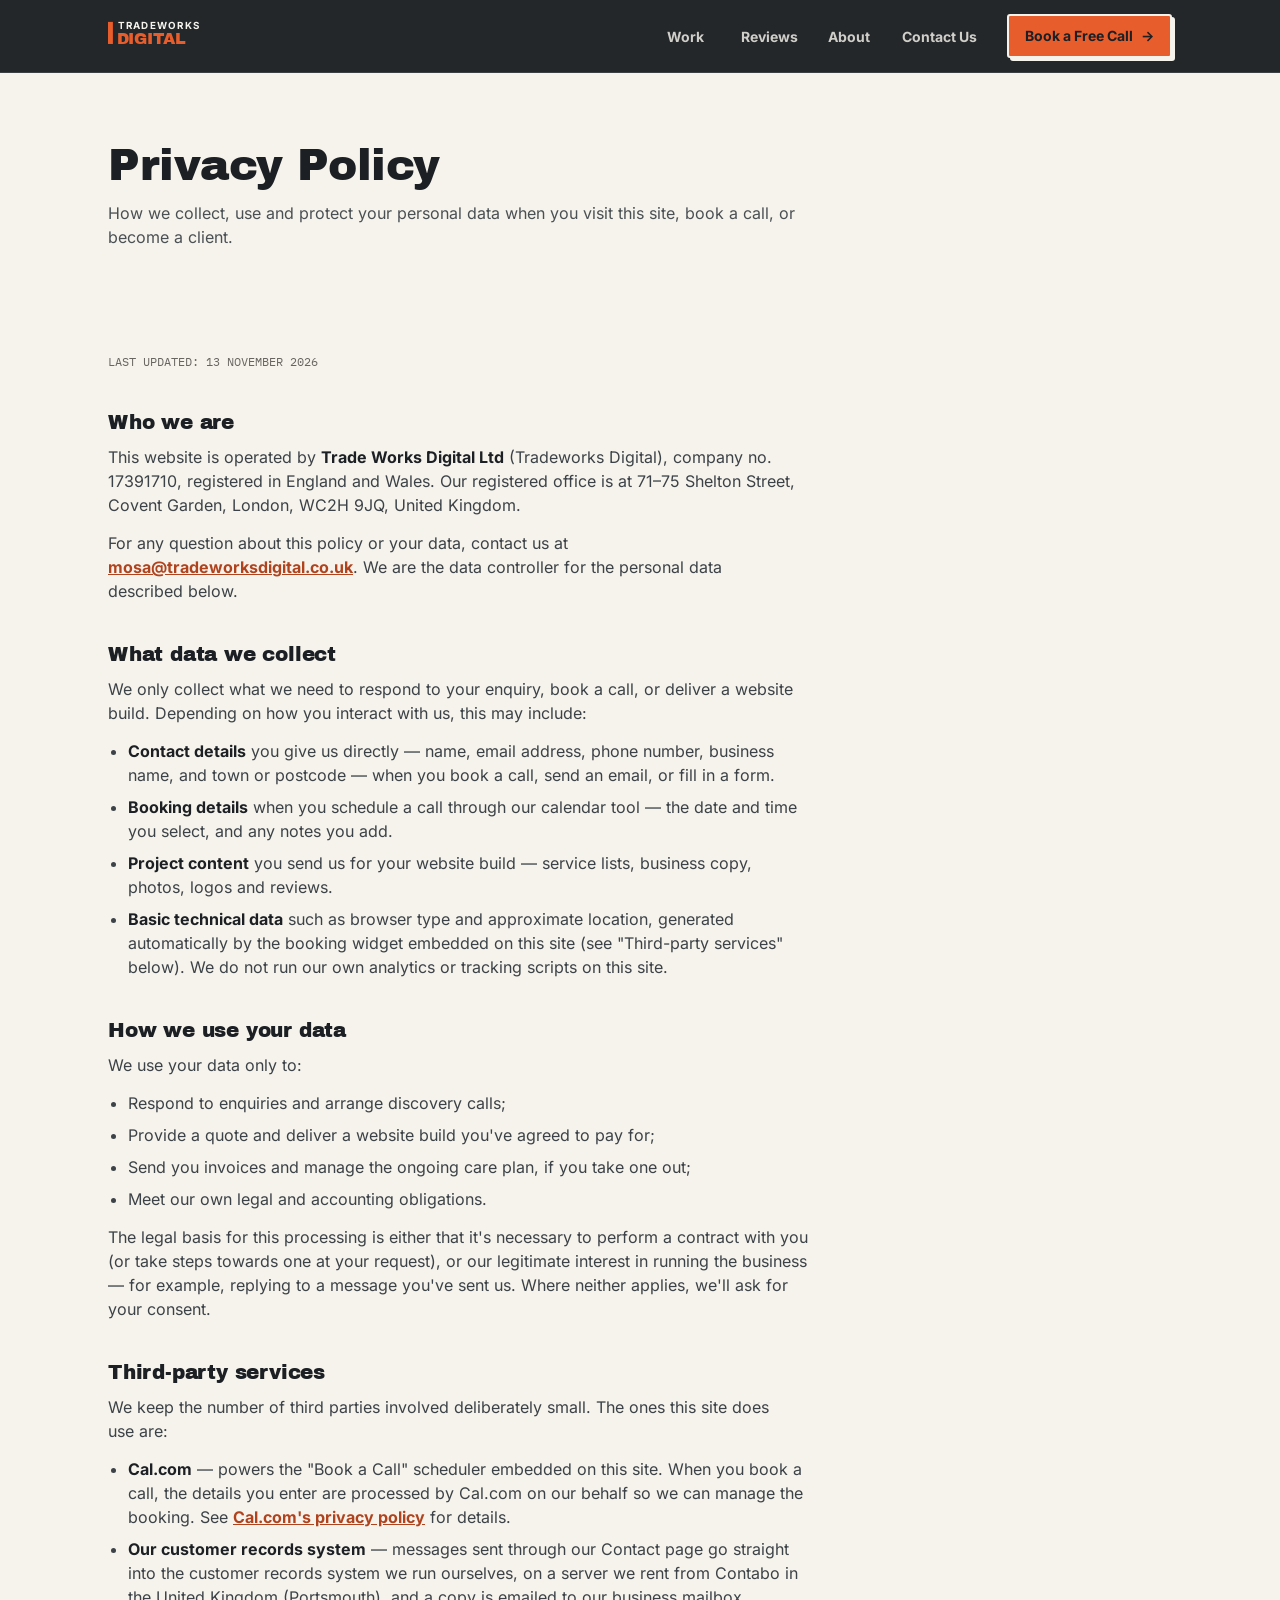
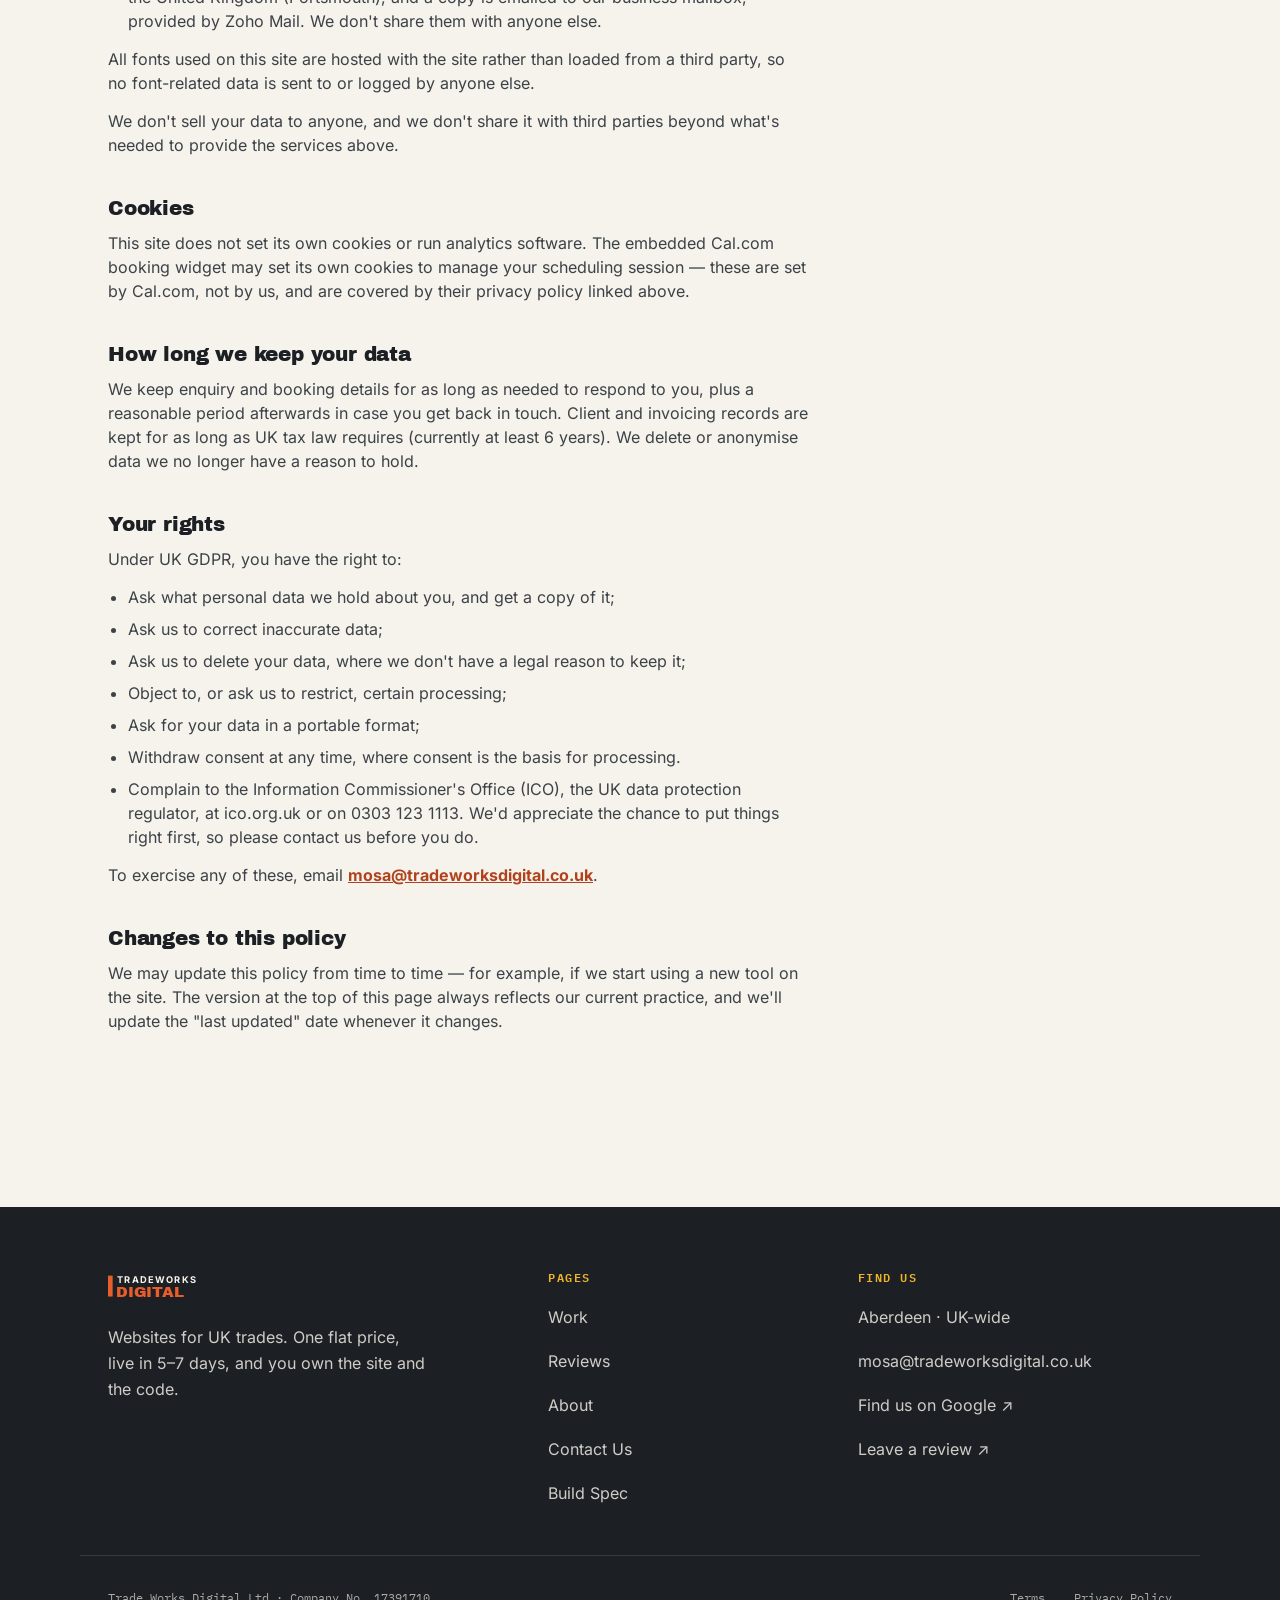
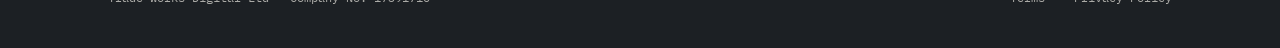
<file: privacy-policy.html>
<!DOCTYPE html>
<html lang="en-GB" class="no-js">
<head>
<meta charset="UTF-8">
<meta http-equiv="Content-Security-Policy" content="default-src 'self'; script-src 'self' 'sha256-ZiOa55It14nsoHtOd8aW+Wl+EVnmyFcN3dk/f5ePjhc=' 'sha256-xMEne5xSNlgeOligOATNEvyFpyN5H3HG/E/qDyG8S5Y=' https://app.cal.com; style-src 'self' 'unsafe-inline'; img-src 'self' data:; font-src 'self' data:; connect-src 'self' https://crm.tradeworksdigital.co.uk https://app.cal.com; frame-src https://app.cal.com; form-action 'self' https://crm.tradeworksdigital.co.uk; base-uri 'self'; object-src 'none'; upgrade-insecure-requests">
<meta name="text-scale" content="scale">
<meta name="viewport" content="width=device-width, initial-scale=1.0">
<meta name="format-detection" content="telephone=no, date=no, address=no, email=no">
<script>document.documentElement.className=document.documentElement.className.replace('no-js','js');</script>
<title>Privacy Policy | Tradeworks Digital</title>
<meta name="description" content="How Tradeworks Digital collects, uses and protects your personal data.">
<meta name="robots" content="index, follow">
<meta name="theme-color" content="#1C2024">
<link rel="canonical" href="https://www.tradeworksdigital.co.uk/privacy-policy.html">
<link rel="icon" type="image/svg+xml" href="favicon-circle.svg">
<link rel="icon" type="image/png" sizes="32x32" href="favicon-circle-32.png">
<link rel="icon" type="image/png" sizes="16x16" href="favicon-circle-16.png">
<link rel="apple-touch-icon" sizes="180x180" href="apple-touch-icon.png">
<meta property="og:type" content="website">
<meta property="og:site_name" content="Tradeworks Digital">
<meta property="og:title" content="Privacy Policy | Tradeworks Digital">
<meta property="og:description" content="How Tradeworks Digital collects, uses and protects your personal data.">
<meta property="og:url" content="https://www.tradeworksdigital.co.uk/privacy-policy.html">
<!-- Share image (4 Nov 2026): source is build-scripts/share-image/share.html, rendered at 1200×630. -->
<meta property="og:image" content="https://www.tradeworksdigital.co.uk/images/share.jpg">
<meta property="og:image:width" content="1200">
<meta property="og:image:height" content="630">
<meta property="og:image:alt" content="Tradeworks Digital: a website that brings in the calls. Live in 5–7 days. Yours to keep.">
<meta name="twitter:card" content="summary_large_image">
<meta name="twitter:image" content="https://www.tradeworksdigital.co.uk/images/share.jpg">
<meta name="twitter:title" content="Privacy Policy | Tradeworks Digital">
<meta name="twitter:description" content="How Tradeworks Digital collects, uses and protects your personal data.">
<link rel="stylesheet" href="site.css">
<style>
  h1,h2{font-family:'Archivo Black', 'Archivo Black Fallback', sans-serif; font-weight:400; letter-spacing:-0.01em; line-height:1.1;}
  .hero{padding:60px 0 16px;}
  .hero h1{font-size:clamp(1.875rem,4vw,2.75rem); margin-bottom:12px;}
  .hero p{color:var(--ink-muted); font-size:1rem;}
  main{padding:8px 0 72px;}
  .doc h2{font-size:1.25rem; margin:40px 0 12px;}
  .doc h2:first-child{margin-top:0;}
  .doc p{color:var(--ink-soft); font-size:1rem; margin-bottom:14px;}
  .doc ul{color:var(--ink-soft); font-size:1rem; padding-left:20px; margin-bottom:14px;}
  .doc li{margin-bottom:8px;}
  .doc a{color:var(--orange-dark); font-weight:600;}
  .doc strong{font-weight:700; color:var(--ink);}
  .notice{
    background:var(--paper-dim); border:1.5px dashed var(--line); border-radius:6px;
    padding:18px 20px; margin-bottom:36px; font-size:0.8438rem; color:var(--steel);
  }
  .updated{
    font-family:'IBM Plex Mono', 'IBM Plex Mono Fallback', monospace; font-size:0.75rem; color:var(--grey);
    margin-bottom:36px; display:block;
  }
  .footer-wrap{max-width:1120px; margin:0 auto; padding:0 28px;}
  .sf-legal{display:inline-flex; gap:20px; flex-wrap:wrap;}
</style>
<script src="site.js" defer></script>
<style id="ux">
  .btn{font-size:1rem;}
  .btn-sm{min-height:44px; font-size:0.875rem;}
  .sh-link,.sf-link{min-width:44px;}
  .reviews-more .tlink,.work-more .tlink{display:inline-flex; align-items:center; min-height:44px;}
  .doc > *{max-width:70ch;}
  .table-note{max-width:75ch;}
  .stars,.review-card .stars{color:#86600A;}
  .hero > .wrap > p{max-width:70ch;}
  .review-grid.two{max-width:none;}
</style>
<style id="design-v2">
  /* Text links: like the footer links on desktop, a line slides in under the words on hover; touch screens keep a steady line */
  .tlink{text-decoration:none; background:linear-gradient(currentColor, currentColor) left bottom / 0 2px no-repeat; background-origin:content-box; background-clip:content-box; transition:background-size var(--dur) var(--ease);}
  .tlink::after{display:none;}
  @media (hover:hover){ .tlink:hover, .tlink:focus-visible{background-size:100% 2px;} }
  @media (hover:none){ .tlink{background-size:100% 2px;} }
  .reviews-more .tlink, .work-more .tlink, .diary-band .tlink, .custom-band .tlink, .book-alt a.tlink, .job-card .tlink, .back-link.tlink{display:inline-block; min-height:0; padding:10px 0;}
  /* Section heads: heading left, intro right on wide screens, so the intro uses the full width at a readable line length */
  @media (min-width:980px){
    .section-head{max-width:none; display:grid; grid-template-columns:minmax(0,1.15fr) minmax(0,.85fr); column-gap:64px; align-items:start;}
    .section-head > .eyebrow{grid-column:1 / -1;}
    .section-head > h2{grid-column:1; margin-bottom:0;}
    .section-head > p{grid-column:2; margin:22px 0 0;}
  }
</style>
<script type="speculationrules">
{"prefetch":[{"where":{"and":[{"href_matches":"/*"},{"not":{"href_matches":"/*\\?*"}},{"not":{"selector_matches":"[rel~=nofollow], [download]"}}]},"eagerness":"moderate"}]}
</script>
</head>
<body>
<a class="skip-link" href="#main">Skip to content</a>
<header class="site-header">
  <nav class="wrap sh-nav" aria-label="Main">
    <a href="/" class="sh-logo" aria-label="Tradeworks Digital, home">
      <svg viewBox="0 0 160 62" xmlns="http://www.w3.org/2000/svg" role="img" aria-label="Tradeworks Digital">
        <rect x="0" y="8" width="8" height="36" fill="#E85D2C"/>
        <text x="16" y="20" font-family="Inter, Arial, sans-serif" font-weight="600" font-size="16" fill="#F6F3EC" letter-spacing="2">TRADEWORKS</text>
        <text x="14" y="44" font-family="Archivo Black, Arial, sans-serif" font-size="26" fill="#E85D2C" letter-spacing="-0.4">DIGITAL</text>
      </svg>
    </a>
    <div class="sh-links" id="site-menu">
      <a href="work.html" class="sh-link">Work</a>
      <a href="reviews.html" class="sh-link">Reviews</a>
      <a href="about.html" class="sh-link">About</a>
      <a href="contact.html" class="sh-link">Contact Us</a>
      <a href="tel:+441224XXXXXX" class="sh-link sh-tel tel-slot" data-slot="Phone number"><svg viewBox="0 0 24 24" fill="none" stroke-width="2" aria-hidden="true"><path d="M22 16.9v3a2 2 0 0 1-2.2 2 19.8 19.8 0 0 1-8.6-3.1 19.5 19.5 0 0 1-6-6A19.8 19.8 0 0 1 2.1 4.2 2 2 0 0 1 4.1 2h3a2 2 0 0 1 2 1.7c.1.9.4 1.8.7 2.7a2 2 0 0 1-.5 2.1L8 9.8a16 16 0 0 0 6 6l1.3-1.3a2 2 0 0 1 2.1-.4c.9.3 1.8.6 2.7.7a2 2 0 0 1 1.7 2z"/></svg><span>01224 XXX XXX</span></a>
      <a href="/#book" class="btn btn-primary btn-sm">Book a Free Call <span class="arrow" aria-hidden="true">→</span></a>
    </div>
    <button type="button" class="sh-menu" aria-expanded="false" aria-controls="site-menu" aria-label="Open menu"><span></span><span></span><span></span></button>
  </nav>
</header>

<main id="main">

  <section class="hero">
    <div class="wrap">
<h1>Privacy Policy</h1>
      <p>How we collect, use and protect your personal data when you visit this site, book a call, or become a client.</p>
    </div>
  </section>

  <section>
    <div class="wrap doc">
      <span class="updated mono">LAST UPDATED: 13 NOVEMBER 2026</span>

      

      <h2>Who we are</h2>
      <p>This website is operated by <strong>Trade Works Digital Ltd</strong> (Tradeworks Digital), company no. 17391710, registered in England and Wales. Our registered office is at 71&#8211;75 Shelton Street, Covent Garden, London, WC2H 9JQ, United Kingdom.</p>
      <p>For any question about this policy or your data, contact us at <a href="mailto:mosa@tradeworksdigital.co.uk">mosa@tradeworksdigital.co.uk</a>. We are the data controller for the personal data described below.</p>

      <h2>What data we collect</h2>
      <p>We only collect what we need to respond to your enquiry, book a call, or deliver a website build. Depending on how you interact with us, this may include:</p>
      <ul>
        <li><strong>Contact details</strong> you give us directly — name, email address, phone number, business name, and town or postcode — when you book a call, send an email, or fill in a form.</li>
        <li><strong>Booking details</strong> when you schedule a call through our calendar tool — the date and time you select, and any notes you add.</li>
        <li><strong>Project content</strong> you send us for your website build — service lists, business copy, photos, logos and reviews.</li>
        <li><strong>Basic technical data</strong> such as browser type and approximate location, generated automatically by the booking widget embedded on this site (see "Third-party services" below). We do not run our own analytics or tracking scripts on this site.</li>
      </ul>

      <h2>How we use your data</h2>
      <p>We use your data only to:</p>
      <ul>
        <li>Respond to enquiries and arrange discovery calls;</li>
        <li>Provide a quote and deliver a website build you've agreed to pay for;</li>
        <li>Send you invoices and manage the ongoing care plan, if you take one out;</li>
        <li>Meet our own legal and accounting obligations.</li>
      </ul>
      <p>The legal basis for this processing is either that it's necessary to perform a contract with you (or take steps towards one at your request), or our legitimate interest in running the business — for example, replying to a message you've sent us. Where neither applies, we'll ask for your consent.</p>

      <h2>Third-party services</h2>
      <p>We keep the number of third parties involved deliberately small. The ones this site does use are:</p>
      <ul>
        <li><strong>Cal.com</strong> — powers the "Book a Call" scheduler embedded on this site. When you book a call, the details you enter are processed by Cal.com on our behalf so we can manage the booking. See <a href="https://cal.com/privacy" target="_blank" rel="noopener">Cal.com's privacy policy</a> for details.</li>
        <li><strong>Our customer records system</strong> — messages sent through our Contact page go straight into the customer records system we run ourselves, on a server we rent from Contabo in the United Kingdom (Portsmouth), and a copy is emailed to our business mailbox, provided by Zoho Mail. We don't share them with anyone else.</li>
      </ul>
      <p>All fonts used on this site are hosted with the site rather than loaded from a third party, so no font-related data is sent to or logged by anyone else.</p>
      <p>We don't sell your data to anyone, and we don't share it with third parties beyond what's needed to provide the services above.</p>

      <h2>Cookies</h2>
      <p>This site does not set its own cookies or run analytics software. The embedded Cal.com booking widget may set its own cookies to manage your scheduling session — these are set by Cal.com, not by us, and are covered by their privacy policy linked above.</p>

      <h2>How long we keep your data</h2>
      <p>We keep enquiry and booking details for as long as needed to respond to you, plus a reasonable period afterwards in case you get back in touch. Client and invoicing records are kept for as long as UK tax law requires (currently at least 6 years). We delete or anonymise data we no longer have a reason to hold.</p>

      <h2>Your rights</h2>
      <p>Under UK GDPR, you have the right to:</p>
      <ul>
        <li>Ask what personal data we hold about you, and get a copy of it;</li>
        <li>Ask us to correct inaccurate data;</li>
        <li>Ask us to delete your data, where we don't have a legal reason to keep it;</li>
        <li>Object to, or ask us to restrict, certain processing;</li>
        <li>Ask for your data in a portable format;</li>
        <li>Withdraw consent at any time, where consent is the basis for processing.</li>
        <li>Complain to the Information Commissioner's Office (ICO), the UK data protection regulator, at ico.org.uk or on 0303 123 1113. We'd appreciate the chance to put things right first, so please contact us before you do.</li>
      </ul>
      <p>To exercise any of these, email <a href="mailto:mosa@tradeworksdigital.co.uk">mosa@tradeworksdigital.co.uk</a>.</p>

      <h2>Changes to this policy</h2>
      <p>We may update this policy from time to time — for example, if we start using a new tool on the site. The version at the top of this page always reflects our current practice, and we'll update the "last updated" date whenever it changes.</p>
    </div>
  </section>
</main>

<footer class="site-footer">
  <div class="wrap sf-grid">
    <div class="sf-brand">
      <svg viewBox="0 0 160 62" xmlns="http://www.w3.org/2000/svg" role="img" aria-label="Tradeworks Digital">
        <rect x="0" y="8" width="8" height="36" fill="#E85D2C"/>
        <text x="16" y="20" font-family="Inter, Arial, sans-serif" font-weight="600" font-size="16" fill="#F6F3EC" letter-spacing="2">TRADEWORKS</text>
        <text x="14" y="44" font-family="Archivo Black, Arial, sans-serif" font-size="26" fill="#E85D2C" letter-spacing="-0.4">DIGITAL</text>
      </svg>
      <p>Websites for UK trades. One flat price, live in 5–7 days, and you own the site and the code.</p>
    </div>
    <nav class="sf-col" aria-label="Footer">
      <h2 class="sf-h">Pages</h2>
      <ul>
        <li><a href="work.html" class="sf-link">Work</a></li>
        <li><a href="reviews.html" class="sf-link">Reviews</a></li>
        <li><a href="about.html" class="sf-link">About</a></li>
        <li><a href="contact.html" class="sf-link">Contact Us</a></li>
        <li><a href="product.html" class="sf-link">Build Spec</a></li>
      </ul>
    </nav>
    <div class="sf-col">
      <h2 class="sf-h">Find us</h2>
      <ul>
        <li class="sf-plain">Aberdeen · UK-wide</li>
        <li class="tel-slot" data-slot="Phone number"><a href="tel:+441224XXXXXX" class="sf-link">01224 XXX XXX</a></li>
        <li><a href="mailto:mosa@tradeworksdigital.co.uk" class="sf-link">mosa@tradeworksdigital.co.uk</a></li>
        <!-- SLOT: OPENING HOURS — add a line here written exactly as your Google Business Profile shows it, e.g.
             <li class="sf-plain">Mon–Fri 9am–5pm</li>
             and add the matching "openingHours" to the JSON-LD in index.html. -->
        <li><a href="https://www.google.com/maps?cid=4431950925162973770" class="sf-link" target="_blank" rel="noopener">Find us on Google ↗</a></li>
        <li><a href="https://g.page/r/CUqKTYzic4E9EBI/review" class="sf-link" target="_blank" rel="noopener">Leave a review ↗</a></li>
      </ul>
    </div>
  </div>
  <div class="wrap sf-bottom">
    <span>Trade Works Digital Ltd · Company No. 17391710</span>
    <span class="sf-legal"><a href="terms.html" class="sf-link">Terms</a> <a href="privacy-policy.html" class="sf-link">Privacy Policy</a></span>
  </div>
</footer>

<div class="m-cta" role="region" aria-label="Quick booking">
  <a href="/#book" class="btn btn-primary">Book a Free Call <span class="arrow" aria-hidden="true">→</span></a>
  <a href="tel:+441224XXXXXX" class="m-cta-mail tel-slot" data-slot="Phone" aria-label="Call us on 01224 XXX XXX"><svg viewBox="0 0 24 24" fill="none" stroke-width="2" aria-hidden="true"><path d="M22 16.9v3a2 2 0 0 1-2.2 2 19.8 19.8 0 0 1-8.6-3.1 19.5 19.5 0 0 1-6-6A19.8 19.8 0 0 1 2.1 4.2 2 2 0 0 1 4.1 2h3a2 2 0 0 1 2 1.7c.1.9.4 1.8.7 2.7a2 2 0 0 1-.5 2.1L8 9.8a16 16 0 0 0 6 6l1.3-1.3a2 2 0 0 1 2.1-.4c.9.3 1.8.6 2.7.7a2 2 0 0 1 1.7 2z"/></svg></a>
  <a href="mailto:mosa@tradeworksdigital.co.uk" class="m-cta-mail" aria-label="Email us"><svg viewBox="0 0 24 24" fill="none" stroke-width="2" aria-hidden="true"><rect x="3" y="5" width="18" height="14" rx="2"/><path d="m3 7 9 6 9-6"/></svg></a>
</div>

<style id="mobile-v3">
  /* --- 17 Nov mobile review --- */
  .case-shot{display:block; width:100%; height:auto; border-radius:4px;}
  .eyebrow + h1, .eyebrow + h2{margin-top:14px !important;}
  .section-head h2{margin-bottom:14px !important;}
  .section-head h2 + p{margin-top:0 !important;}
  @media (max-width:760px){
    .section-head{margin-bottom:32px !important;}
    /* Phones: left-aligned body text (WCAG 1.4.8: no justified text), with balanced line breaks instead */
    :where(main, section) p:not(.phone-cap):not(.book-note):not(.ps){text-align:left; -webkit-hyphens:manual; hyphens:manual; text-wrap:pretty;}
  }
  @media (max-width:760px){
    section:not([class]):not([id]){padding-top:48px !important;}
    section:not([class]):not([id]){padding-bottom:48px !important;}
  }
</style>

<style id="mobile-v4">
/* Overscroll past the footer (iPhone bounce, Chrome) shows the footer colour, not a cream block */
html{background:#1C2024;} body{background:var(--paper);}
@media (max-width:760px){
  /* Cards and narrow columns: left-aligned (justify leaves big gaps under ~300px) */
  :where(.case-body,.o-card,.text-bubble,.brand-strip,.p-step-body,.service,.founder-copy,.mission,.c-card,.stat-card,.found-card,.j-col,.j-bars,.review-card,.rev-card,.r-card,.faq-a,.book-side,.call-list,.meta) p,
  :where(.case-body,.o-card,.service,.c-card,.stat-card,.found-card,.j-col) li,
  .faq-a{text-align:left !important; -webkit-hyphens:manual !important; hyphens:manual !important;}

  /* About: badge beside name and role, the story full width underneath */
  .founder-row{grid-template-columns:56px 1fr !important; column-gap:14px !important; row-gap:0 !important; align-items:center !important;}
  .founder-badge{width:56px !important; height:56px !important; grid-row:1 / span 2;}
  .founder-badge span{font-size:1.5rem !important;}
  .founder-copy{display:contents !important;}
  .founder-copy .name{grid-column:2; align-self:end;}
  .founder-copy .role{grid-column:2; align-self:start; margin-bottom:0 !important;}
  .founder-copy > :not(.name):not(.role){grid-column:1 / -1;}
  .founder-copy > .name + .role + *{margin-top:16px !important;}

  /* Numbered steps: the number is its own small label above the title (clear space, nothing crowding it),
     then the title, then the text, all on one left edge */
  .p-step{display:grid !important; grid-template-columns:1fr !important; row-gap:0 !important;}
  .p-step .p-step-body{display:block !important;}
  .p-step .step-num{display:flex !important; align-items:baseline; gap:6px; margin:0 0 8px !important;}
  .p-step .step-num .big{display:inline !important; margin:0 !important; font-size:1.125rem !important; line-height:1 !important; color:var(--orange-dark);}
  .p-step .p-step-body > h3{margin:0 0 8px !important; min-height:0 !important; height:auto !important;}
  .p-step .p-step-body > p{margin:0 !important;}
  /* Hero buttons: too wide to sit side by side on a phone, so both full width, same size, stacked (main one first) */
  .hero-ctas{display:grid !important; grid-template-columns:1fr !important; gap:12px !important;}
  .hero-ctas .btn{width:100% !important; justify-content:center !important;}
  /* All content buttons on phones: full width of their box, same height, text centred (one consistent button style) */
  main .btn, section .btn{width:100% !important; justify-content:center !important; min-height:48px !important;}
  /* Legal pages: left-aligned (long links and addresses leave big gaps when justified) */
  .doc p, .doc li{text-align:left !important; -webkit-hyphens:manual !important; hyphens:manual !important;}
  /* 404: space between the heading and the text */
  .nf h1 + .lede{margin-top:16px !important;}
  /* Tap targets: text links that act as buttons get the full 44px height */
  .tlink.back-link, .book-alt .tlink, .book-alt span > .tlink, .contact-alt .tlink, p > .tlink:only-child{display:inline-flex !important; align-items:center; min-height:44px;}
  /* Smallest labels at least 12px (hero results card) */
  .proof-strip .wrap, .proof-strip .wrap *{font-size:0.75rem !important;}
  .p-step .p-step-body > p{font-size:0.9375rem !important; line-height:1.55 !important;}
  .hero [class*=lm-] span, .hero [class*=lm-], .lm-name{font-size:max(0.75rem, 1em) !important;}
  /* Body copy in cards: 15px minimum on phones */
  .why-card p, .text-bubble, .text-bubble p, .sum-grid p.sum-copy, p.sum-copy.sum-copy, .why-card{font-size:0.9375rem !important; line-height:1.55 !important;}
  /* Case-study stat boxes (home + work): one per row, number and label on the same line, no wrapped numbers */
  .case-stats{display:grid !important; grid-template-columns:1fr !important; gap:8px !important;}
  .case-stats > *{display:flex !important; align-items:center !important; gap:12px !important; padding:12px 14px !important; min-height:0 !important;}
  .case-stats b{white-space:nowrap !important; flex:0 0 auto; font-size:1.375rem !important; line-height:1.1 !important; min-width:5.2em;}
  .case-stats span, .case-stats small, .case-stats p{margin:0 !important; line-height:1.3 !important;}
}
</style>
</body>
</html>
</file>
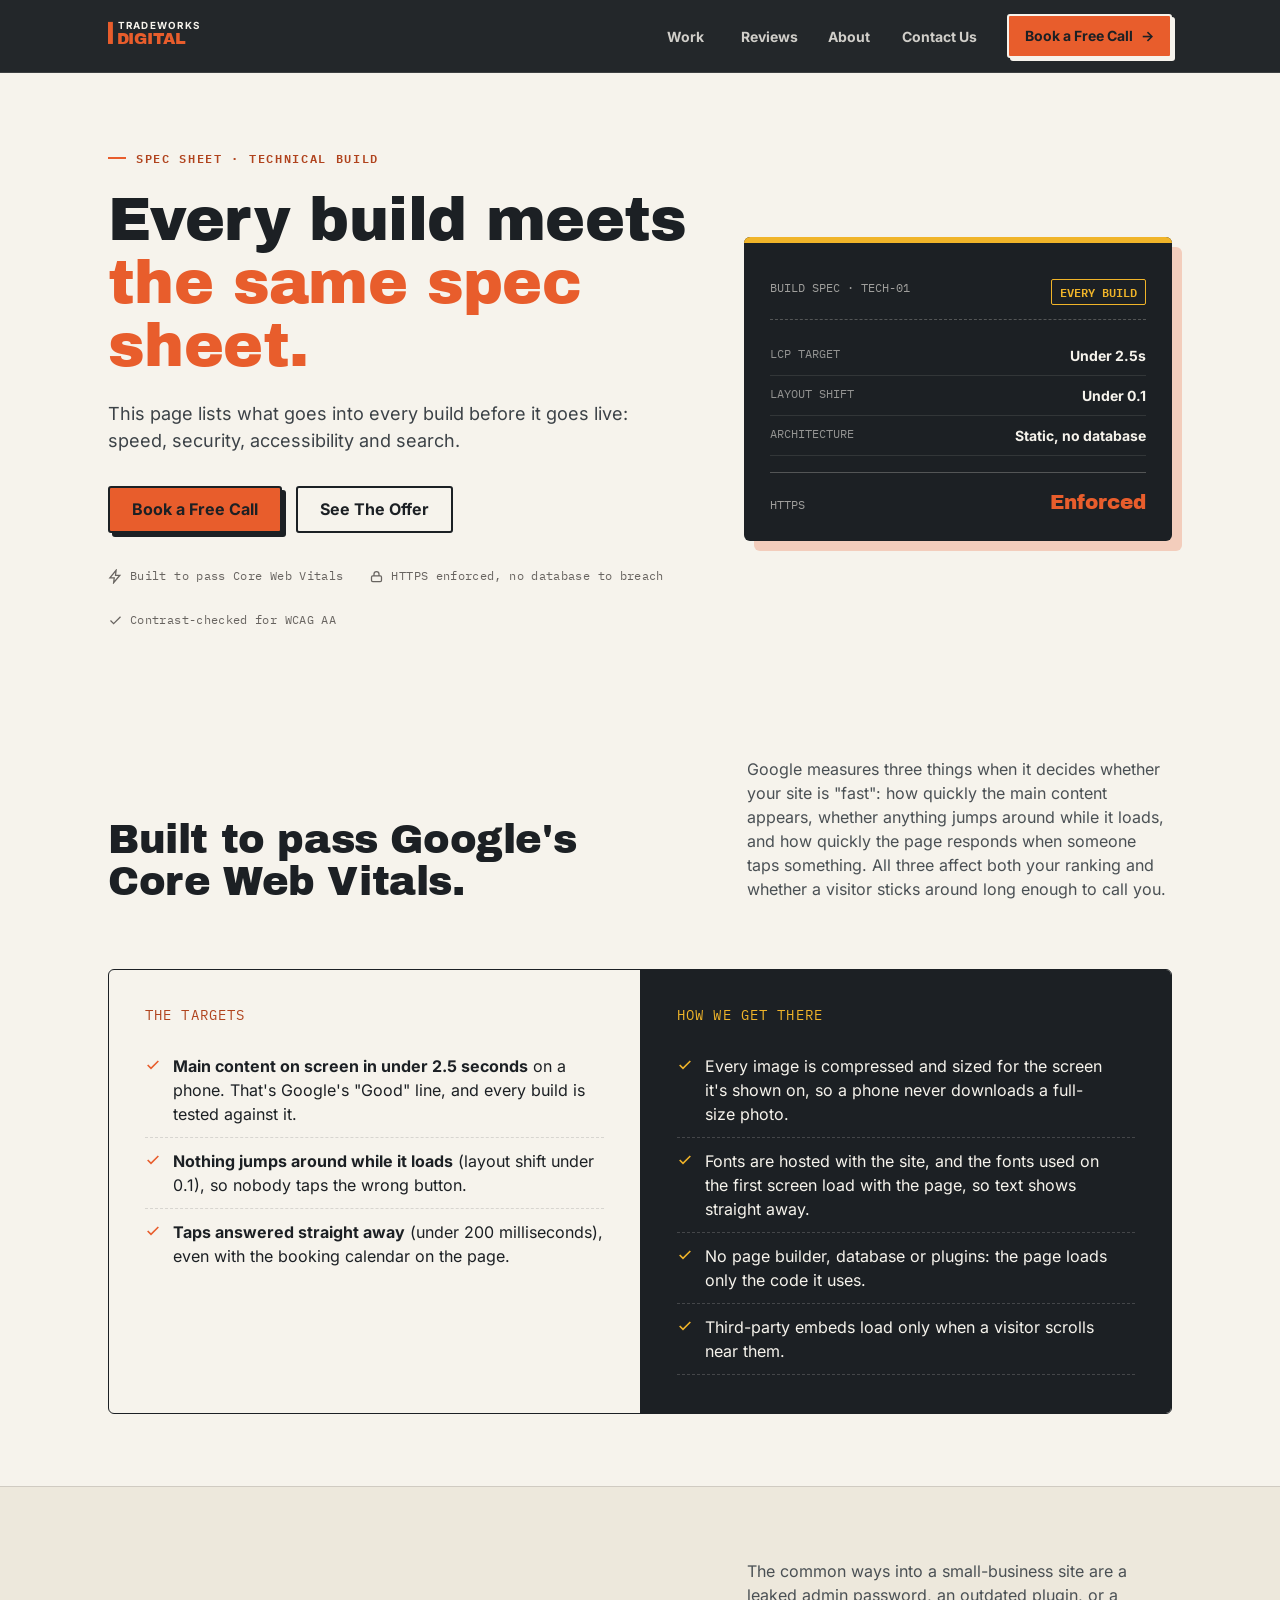
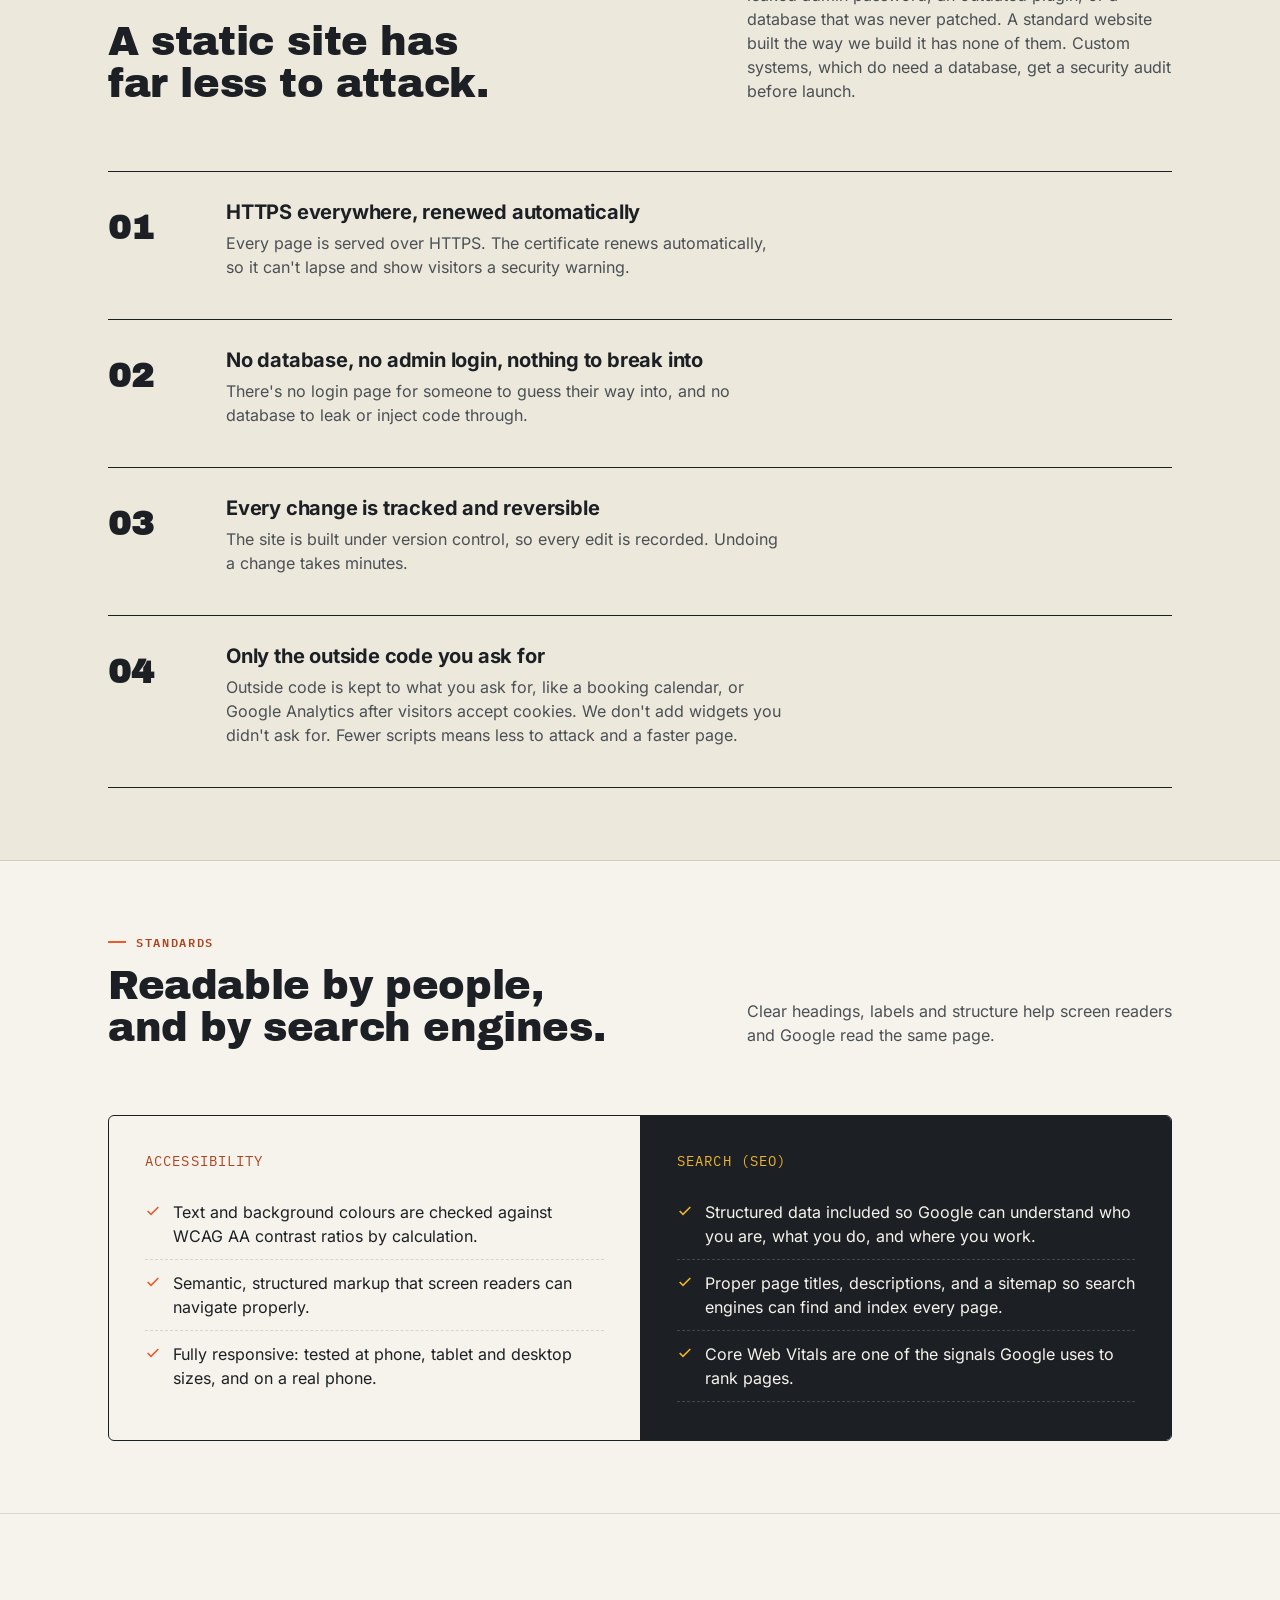
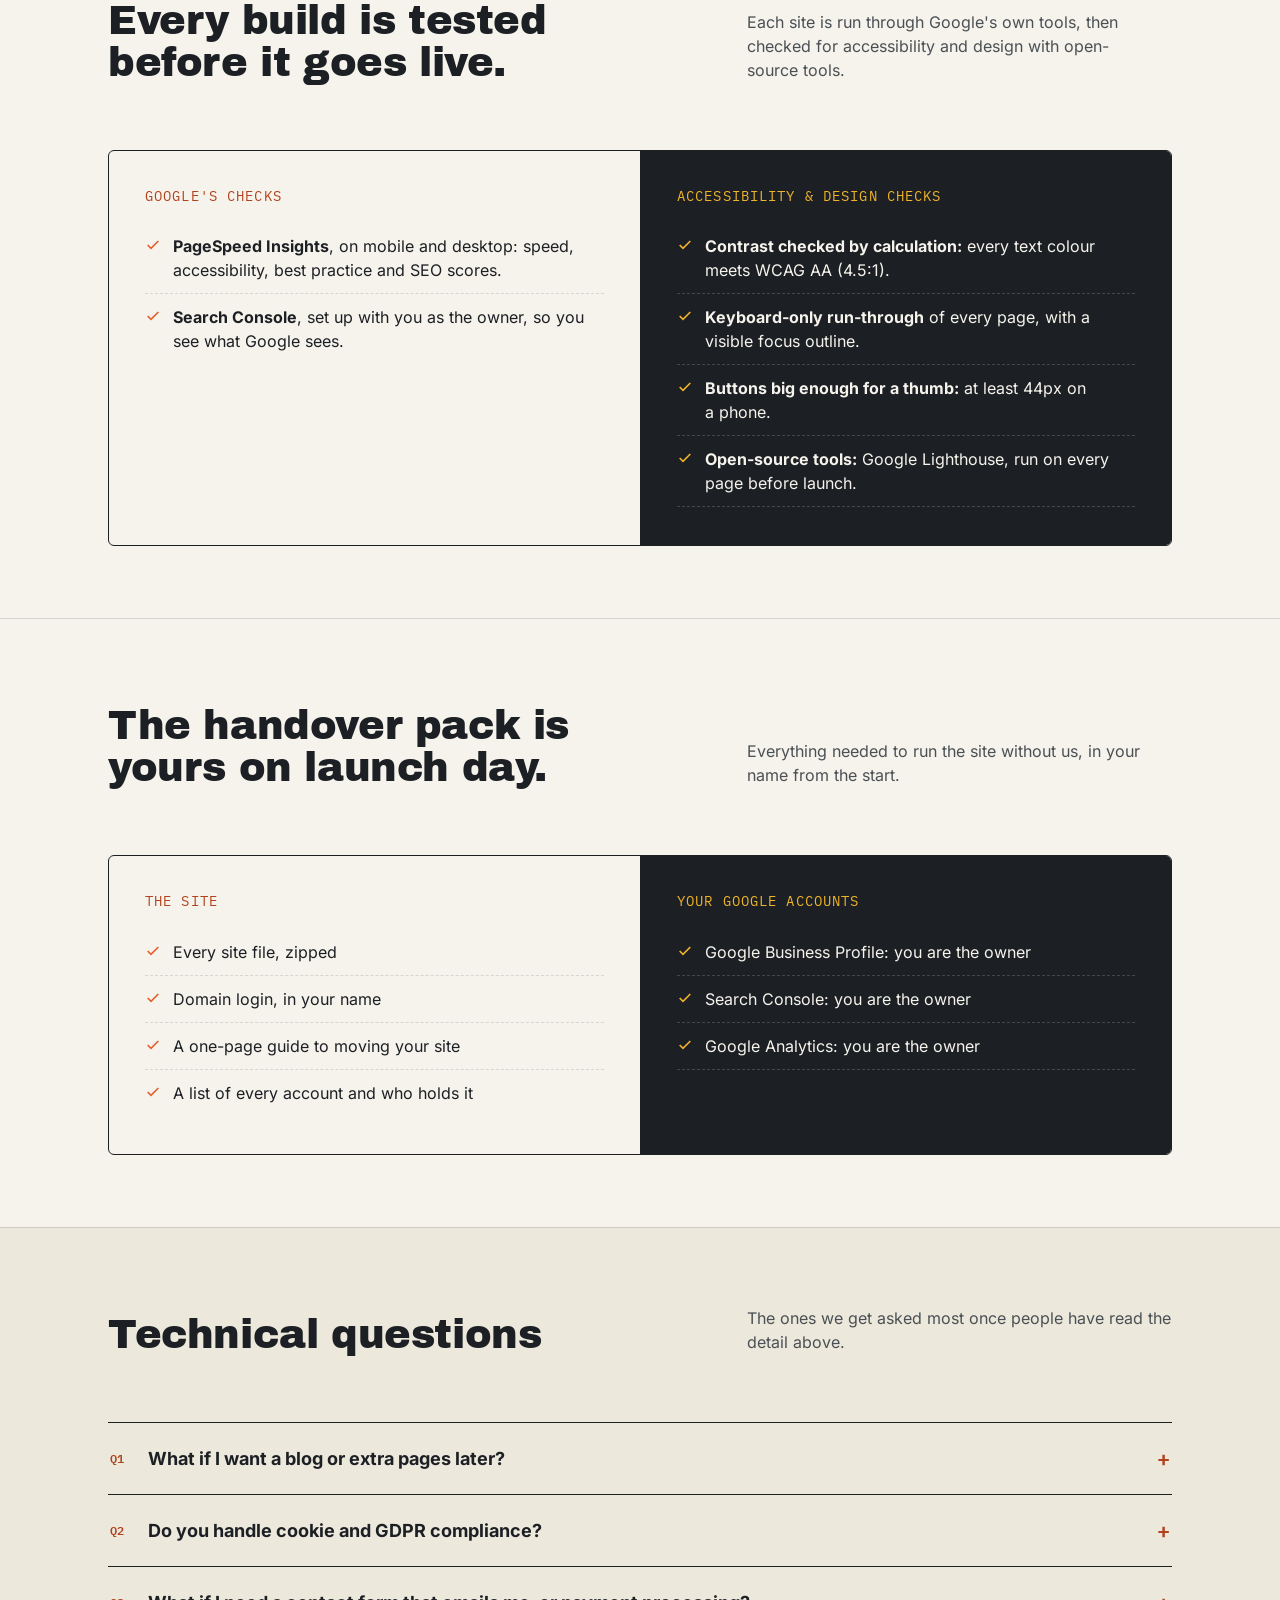
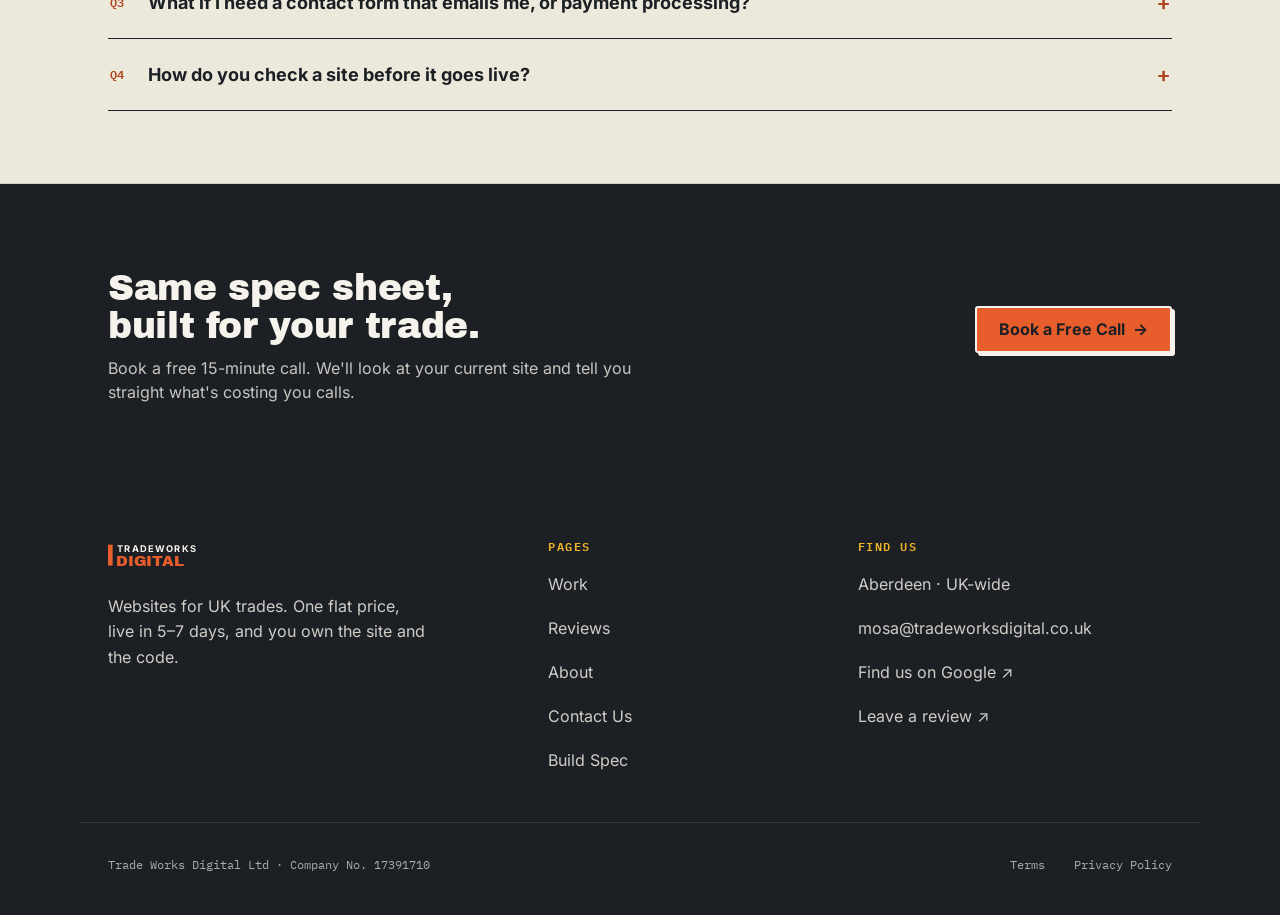
<file: product.html>
<!DOCTYPE html>
<html lang="en-GB" class="no-js">
<head>
<meta charset="UTF-8">
<meta http-equiv="Content-Security-Policy" content="default-src 'self'; script-src 'self' 'sha256-ZiOa55It14nsoHtOd8aW+Wl+EVnmyFcN3dk/f5ePjhc=' 'sha256-xMEne5xSNlgeOligOATNEvyFpyN5H3HG/E/qDyG8S5Y=' https://app.cal.com; style-src 'self' 'unsafe-inline'; img-src 'self' data:; font-src 'self' data:; connect-src 'self' https://crm.tradeworksdigital.co.uk https://app.cal.com; frame-src https://app.cal.com; form-action 'self' https://crm.tradeworksdigital.co.uk; base-uri 'self'; object-src 'none'; upgrade-insecure-requests">
<meta name="text-scale" content="scale">
<meta name="viewport" content="width=device-width, initial-scale=1.0">
<meta name="format-detection" content="telephone=no, date=no, address=no, email=no">
<script>document.documentElement.className=document.documentElement.className.replace('no-js','js');</script>
<title>The Build Spec | Tradeworks Digital</title>
<meta name="description" content="What&#x27;s actually in a Tradeworks Digital build: the performance, security, accessibility, and SEO standard every site is held to.">
<meta name="robots" content="index, follow">
<meta name="theme-color" content="#1C2024">
<link rel="canonical" href="https://www.tradeworksdigital.co.uk/product.html">
<link rel="icon" type="image/svg+xml" href="favicon-circle.svg">
<link rel="icon" type="image/png" sizes="32x32" href="favicon-circle-32.png">
<link rel="icon" type="image/png" sizes="16x16" href="favicon-circle-16.png">
<link rel="apple-touch-icon" sizes="180x180" href="apple-touch-icon.png">
<meta property="og:type" content="website">
<meta property="og:site_name" content="Tradeworks Digital">
<meta property="og:title" content="The Build Spec | Tradeworks Digital">
<meta property="og:description" content="What&#x27;s actually in a Tradeworks Digital build: the performance, security, accessibility, and SEO standard every site is held to.">
<meta property="og:url" content="https://www.tradeworksdigital.co.uk/product.html">
<!-- Share image (4 Nov 2026): source is build-scripts/share-image/share.html, rendered at 1200×630. -->
<meta property="og:image" content="https://www.tradeworksdigital.co.uk/images/share.jpg">
<meta property="og:image:width" content="1200">
<meta property="og:image:height" content="630">
<meta property="og:image:alt" content="Tradeworks Digital: a website that brings in the calls. Live in 5–7 days. Yours to keep.">
<meta name="twitter:card" content="summary_large_image">
<meta name="twitter:image" content="https://www.tradeworksdigital.co.uk/images/share.jpg">
<meta name="twitter:title" content="The Build Spec | Tradeworks Digital">
<meta name="twitter:description" content="What&#x27;s actually in a Tradeworks Digital build: the performance, security, accessibility, and SEO standard every site is held to.">
<link rel="stylesheet" href="site.css">
<style>
  .hero{
    padding:76px 0 64px;
    position:relative;
  }
  .hero-grid{
    display:grid;
    grid-template-columns:1.15fr 0.85fr;
    gap:56px;
    align-items:center;
  }
  .ticket-stamp{
    font-family:'IBM Plex Mono', 'IBM Plex Mono Fallback', monospace;
    font-size:0.75rem; font-weight:600;
    color:var(--steel);
    padding:5px 10px;
    display:inline-block;
    letter-spacing:0.06em;
    margin-bottom:18px;
  }
  .ticket-stamp .stamp-dot{
    display:inline-block;
    width:6px; height:6px;
    border-radius:50%;
    background:var(--orange);
    margin-right:7px;
    vertical-align:middle;
  }
  .hero h1{
    font-size:clamp(2.375rem, 5vw, 3.75rem);
    margin-bottom:22px;
  }
  .hero h1 em{
    font-style:normal;
    color:var(--orange);
    position:relative;
  }
  .hero p.lede{
    font-size:1.125rem;
    color:var(--ink-soft);
    max-width:520px;
    margin-bottom:32px;
  }
  .hero-ctas{display:flex; gap:14px; flex-wrap:wrap; margin-bottom:34px;}
  .trust-row{
    display:flex; gap:26px; flex-wrap:wrap;
    font-family:'IBM Plex Mono', 'IBM Plex Mono Fallback', monospace;
    font-size:0.75rem; color:var(--grey); letter-spacing:0.03em;
  }
  .trust-row span{display:flex; align-items:center; gap:7px;}
  .trust-row svg{width:15px; height:15px; stroke:var(--grey); flex-shrink:0;}
  .job-card{
    background:var(--ink);
    color:var(--paper);
    border-radius:6px;
    padding:28px 26px 24px;
    position:relative;
    box-shadow:10px 10px 0 rgba(232,93,44,0.25);
  }
  .job-card::before{
    content:"";
    position:absolute; top:0; left:0; right:0; height:6px;
    background:repeating-linear-gradient(135deg, var(--yellow) 0 12px, var(--ink) 12px 24px);
    border-radius:6px 6px 0 0;
  }
  .job-card-head{
    display:flex; justify-content:space-between; align-items:flex-start;
    padding-top:14px;
    border-bottom:1px dashed rgba(246,243,236,0.25);
    padding-bottom:14px;
    margin-bottom:16px;
  }
  .job-card-head .num{font-family:'IBM Plex Mono', 'IBM Plex Mono Fallback', monospace; font-size:0.75rem; opacity:0.6;}
  .job-card-head .status{
    font-family:'IBM Plex Mono', 'IBM Plex Mono Fallback', monospace; font-size:0.75rem; font-weight:600;
    color:var(--yellow); border:1px solid var(--yellow); border-radius:2px; padding:3px 8px;
  }
  .job-line{
    display:flex; justify-content:space-between; gap:12px;
    padding:9px 0;
    border-bottom:1px solid rgba(246,243,236,0.1);
    font-size:0.875rem;
  }
  .job-line .label{color:rgba(246,243,236,0.55); font-size:0.75rem; font-family:'IBM Plex Mono', 'IBM Plex Mono Fallback', monospace;}
  .job-line .val{font-weight:600; text-align:right;}
  .job-total{
    display:flex; justify-content:space-between; align-items:baseline;
    margin-top:16px; padding-top:14px;
    border-top:1.5px solid rgba(246,243,236,0.25);
  }
  .job-total .label{font-family:'IBM Plex Mono', 'IBM Plex Mono Fallback', monospace; font-size:0.75rem; color:rgba(246,243,236,0.6);}
  .job-total .val{font-family:'Archivo Black', 'Archivo Black Fallback', sans-serif; font-size:1.625rem; color:var(--orange);}
  section{padding:88px 0;}
  .section-head{max-width:640px; margin-bottom:52px;}
  .section-head h2{font-size:clamp(1.75rem,3.4vw,2.5rem); margin:14px 0 16px;}
  .section-head p{color:var(--ink-muted); font-size:1rem;}
  .offer{background:var(--paper-dim); border-top:1px solid var(--line); border-bottom:1px solid var(--line);}
  .offer-grid{
    display:grid;
    grid-template-columns:1fr 1fr;
    gap:0;
    border:1.5px solid var(--ink);
    border-radius:6px;
    overflow:hidden;
    background:var(--paper);
  }
  .offer-col{padding:38px 36px;}
  .offer-col + .offer-col{border-left:1.5px solid var(--ink); background:var(--ink); color:var(--paper);}
  .offer-col h3{font-size:0.875rem; font-family:'IBM Plex Mono', 'IBM Plex Mono Fallback', monospace; letter-spacing:0.08em; text-transform:uppercase; color:var(--orange-dark); margin-bottom:20px;}
  .offer-col.dark h3{color:var(--yellow);}
  .offer-list{list-style:none;}
  .offer-list li{
    display:flex; gap:12px; align-items:flex-start;
    padding:11px 0;
    border-bottom:1px dashed var(--line);
    font-size:1rem;
  }
  .offer-col.dark .offer-list li{border-bottom:1px dashed rgba(246,243,236,0.18);}
  .offer-list li:last-child{border-bottom:none;}
  .offer-list svg{width:16px; height:16px; flex-shrink:0; margin-top:3px; stroke:var(--orange);}
  .offer-col.dark .offer-list svg{stroke:var(--yellow);}
  .price-tag{
    margin-top:26px; padding-top:22px; border-top:1.5px solid rgba(246,243,236,0.2);
  }
  .price-tag .amt{font-family:'Archivo Black', 'Archivo Black Fallback', sans-serif; font-size:2.125rem; color:var(--paper);}
  .price-tag .sub{font-family:'IBM Plex Mono', 'IBM Plex Mono Fallback', monospace; font-size:0.75rem; color:rgba(246,243,236,0.55); margin-top:4px;}
  .process-list{
    display:flex; flex-direction:column;
  }
  .p-step{
    display:grid;
    grid-template-columns:90px 1fr;
    gap:28px;
    padding:30px 0;
    border-top:1.5px solid var(--ink);
  }
  .process-list .p-step:last-child{border-bottom:1.5px solid var(--ink);}
  .p-step .step-num{
    font-family:'IBM Plex Mono', 'IBM Plex Mono Fallback', monospace;
    font-size:0.875rem; font-weight:600; color:var(--orange-dark);
    align-self:start;
  }
  .p-step .step-num .big{
    display:block; font-family:'Archivo Black', 'Archivo Black Fallback', sans-serif; font-size:2.125rem; color:var(--ink); margin-top:2px;
  }
  .p-step-body h3{font-size:1.25rem; margin-bottom:8px; font-family:'Inter', 'Inter Fallback', sans-serif; font-weight:700;}
  .p-step-body p{color:var(--ink-muted); font-size:1rem; max-width:560px; margin-bottom:10px;}
  .p-step-body .meta{
    font-family:'IBM Plex Mono', 'IBM Plex Mono Fallback', monospace; font-size:0.75rem; color:var(--grey);
    display:flex; gap:16px; flex-wrap:wrap;
  }
  .p-step-body .meta span{display:flex; align-items:center; gap:6px;}
  .p-step-body .meta svg{width:13px; height:13px; stroke:var(--grey);}
  .trades-bar{
    background:var(--ink); color:var(--paper);
    padding:44px 0;
  }
  .trades-bar .wrap{
    display:flex; align-items:center; justify-content:space-between; flex-wrap:wrap; gap:26px;
  }
  .trades-bar .label{
    font-family:'IBM Plex Mono', 'IBM Plex Mono Fallback', monospace; font-size:0.75rem; letter-spacing:0.08em; text-transform:uppercase; color:rgba(246,243,236,0.55);
  }
  .trades-icons{display:flex; gap:34px; flex-wrap:wrap;}
  .trades-icons span{display:flex; align-items:center; gap:9px; font-size:0.875rem; font-weight:600;}
  .trades-icons svg{width:20px; height:20px; stroke:var(--yellow);}
  .booking{background:var(--paper-dim); border-top:1px solid var(--line);}
  .book-panel{
    background:var(--paper);
    border:1.5px solid var(--ink);
    border-radius:6px;
    overflow:hidden;
  }
  .book-panel-head{
    background:var(--ink); color:var(--paper);
    padding:22px 30px;
    display:flex; justify-content:space-between; align-items:center; flex-wrap:wrap; gap:10px;
  }
  .book-panel-head .t{font-family:'Archivo Black', 'Archivo Black Fallback', sans-serif; font-size:1.125rem;}
  .book-panel-head .d{font-family:'IBM Plex Mono', 'IBM Plex Mono Fallback', monospace; font-size:0.75rem; color:rgba(246,243,236,0.6);}
  .book-body{padding:32px 30px 34px; display:grid; grid-template-columns:1.1fr 1fr; gap:38px;}
  .book-body-single{padding:24px 24px 30px;}
  .book-body-single #cal-inline{width:100%; height:650px; overflow-y:auto;}
  .book-body-single .book-note{margin-top:18px; text-align:center;}
  .field-block .flabel{
    font-family:'IBM Plex Mono', 'IBM Plex Mono Fallback', monospace; font-size:0.75rem; font-weight:600; letter-spacing:0.08em; text-transform:uppercase;
    color:var(--grey); margin-bottom:12px; display:block;
  }
  .day-row{display:flex; gap:8px; flex-wrap:wrap; margin-bottom:24px;}
  .day-pill{
    border:1.5px solid var(--ink); border-radius:2px;
    padding:9px 4px; text-align:center; width:58px;
    cursor:pointer; background:var(--paper);
    font-family:'IBM Plex Mono', 'IBM Plex Mono Fallback', monospace;
  }
  .day-pill .dow{font-size:0.75rem; color:var(--grey); display:block;}
  .day-pill .dnum{font-size:1rem; font-weight:600; display:block; margin-top:2px;}
  .day-pill.active{background:var(--orange); border-color:var(--orange); color:var(--ink);}
  .day-pill.active .dow{color:var(--ink);}
  .slot-row{display:flex; gap:8px; flex-wrap:wrap;}
  .slot{
    border:1.5px solid var(--line); border-radius:2px;
    padding:9px 14px; font-size:0.875rem; font-family:'IBM Plex Mono', 'IBM Plex Mono Fallback', monospace;
    cursor:pointer; background:var(--paper); color:var(--ink);
  }
  .slot.active{background:var(--ink); color:var(--paper); border-color:var(--ink);}
  .slot:hover:not(.active){border-color:var(--ink);}
  form .frow{margin-bottom:14px;}
  form label{
    display:block; font-family:'IBM Plex Mono', 'IBM Plex Mono Fallback', monospace; font-size:0.75rem; font-weight:600;
    letter-spacing:0.06em; text-transform:uppercase; color:var(--grey); margin-bottom:6px;
  }
  form input, form select, form textarea{
    width:100%; padding:11px 12px;
    border:1.5px solid var(--line); border-radius:2px;
    font-family:'Inter', 'Inter Fallback', sans-serif; font-size:0.875rem; background:var(--paper); color:var(--ink);
  }
  form input:focus, form select:focus, form textarea:focus{
    outline:2px solid var(--orange); outline-offset:1px; border-color:var(--orange);
  }
  form textarea{resize:vertical; min-height:64px;}
  .book-summary{
    margin-top:6px; margin-bottom:16px;
    font-family:'IBM Plex Mono', 'IBM Plex Mono Fallback', monospace; font-size:0.7812rem;
    background:var(--paper-dim); border:1px dashed var(--line); border-radius:3px;
    padding:10px 12px; color:var(--steel);
  }
  .book-note{
    font-size:0.7812rem; color:var(--grey); margin-top:14px; line-height:1.5;
  }
  .faq{background:var(--paper-dim); border-top:1px solid var(--line); border-bottom:1px solid var(--line);}
  .faq-list{display:flex; flex-direction:column;}
  .faq-item{border-top:1.5px solid var(--ink);}
  .faq-list .faq-item:last-child{border-bottom:1.5px solid var(--ink);}
  .faq-item summary{
    list-style:none; cursor:pointer;
    display:flex; justify-content:space-between; align-items:center; gap:20px;
    padding:22px 2px; font-weight:700; font-size:1.125rem;
  }
  .faq-item summary::-webkit-details-marker{display:none;}
  .faq-item summary .qhead{display:flex; align-items:center; flex-grow:1;}
  .faq-item summary .qnum{
    font-family:'IBM Plex Mono', 'IBM Plex Mono Fallback', monospace; font-size:0.75rem; color:var(--orange-dark);
    margin-right:14px; flex-shrink:0;
  }
  .faq-item summary .qtext{flex-grow:1;}
  .faq-item summary .plus{
    font-family:'IBM Plex Mono', 'IBM Plex Mono Fallback', monospace; font-size:1.375rem; line-height:1; color:var(--orange-dark);
    flex-shrink:0; transition:transform 0.2s ease;
  }
  .faq-item[open] summary .plus{transform:rotate(45deg);}
  .faq-item .faq-a{padding:0 2px 24px; color:var(--ink-muted); font-size:1rem; max-width:680px; padding-left:40px;}
  @media (max-width:860px){
  .hero-grid{grid-template-columns:1fr;}
  .offer-grid{grid-template-columns:1fr;}
  .offer-col + .offer-col{border-left:none; border-top:1.5px solid var(--ink);}
  .book-body{grid-template-columns:1fr;}
  .p-step{grid-template-columns:56px 1fr; gap:16px;}
  .p-step .step-num .big{font-size:1.5rem;}
  .faq-item .faq-a{padding-left:2px;}
}

  /* ---------- 6 Nov: Build Spec tidy-up ---------- */
  section{padding:72px 0;}
  .hero{padding-bottom:56px;}
  .hero .eyebrow{margin-bottom:22px;}
  .job-card::before{background:var(--yellow);}
  .offer-list li > span{display:block;}
  #security .p-step .step-num .big{margin-top:0;}
  .cta-band{background:var(--ink); color:var(--paper);}
  .cta-band .wrap{display:flex; align-items:center; justify-content:space-between; gap:24px; flex-wrap:wrap;}
  .cta-band h2{font-size:clamp(1.625rem,3vw,2.25rem); max-width:620px; margin-top:14px;}
  .cta-band p{color:rgba(246,243,236,.78); margin-top:10px; max-width:560px;}
  .sf-legal{display:inline-flex; gap:20px; flex-wrap:wrap;}
</style>
<script type="application/ld+json">
{
  "@context": "https://schema.org",
  "@type": "ProfessionalService",
  "name": "Tradeworks Digital",
  "description": "We build websites for plumbers, electricians, roofers, and other local trades. You pay one flat price.",
  "url": "https://www.tradeworksdigital.co.uk/",
  "priceRange": "£397–£897",
  "areaServed": "GB",
  "address": {
    "@type": "PostalAddress",
    "addressLocality": "Aberdeen",
    "addressCountry": "GB"
  },
  "email": "mosa@tradeworksdigital.co.uk",
  "sameAs": [
    "https://www.google.com/maps?cid=4431950925162973770"
  ],
  "makesOffer": {
    "@type": "Offer",
    "name": "Lead-generating website build for trades businesses",
    "priceCurrency": "GBP",
    "price": "397"
  }
}
</script>
<script src="site.js" defer></script>
<style id="ux">
  .btn{font-size:1rem;}
  .btn-sm{min-height:44px; font-size:0.875rem;}
  .sh-link,.sf-link{min-width:44px;}
  .reviews-more .tlink,.work-more .tlink{display:inline-flex; align-items:center; min-height:44px;}
  .doc > *{max-width:70ch;}
  .table-note{max-width:75ch;}
  .stars,.review-card .stars{color:#86600A;}
  .hero > .wrap > p{max-width:70ch;}
  .review-grid.two{max-width:none;}
</style>
<style id="design-v2">
  /* Text links: like the footer links on desktop, a line slides in under the words on hover; touch screens keep a steady line */
  .tlink{text-decoration:none; background:linear-gradient(currentColor, currentColor) left bottom / 0 2px no-repeat; background-origin:content-box; background-clip:content-box; transition:background-size var(--dur) var(--ease);}
  .tlink::after{display:none;}
  @media (hover:hover){ .tlink:hover, .tlink:focus-visible{background-size:100% 2px;} }
  @media (hover:none){ .tlink{background-size:100% 2px;} }
  .reviews-more .tlink, .work-more .tlink, .diary-band .tlink, .custom-band .tlink, .book-alt a.tlink, .job-card .tlink, .back-link.tlink{display:inline-block; min-height:0; padding:10px 0;}
  /* Section heads: heading left, intro right on wide screens, so the intro uses the full width at a readable line length */
  @media (min-width:980px){
    .section-head{max-width:none; display:grid; grid-template-columns:minmax(0,1.15fr) minmax(0,.85fr); column-gap:64px; align-items:start;}
    .section-head > .eyebrow{grid-column:1 / -1;}
    .section-head > h2{grid-column:1; margin-bottom:0;}
    .section-head > p{grid-column:2; margin:22px 0 0;}
  }
</style>
<script type="speculationrules">
{"prefetch":[{"where":{"and":[{"href_matches":"/*"},{"not":{"href_matches":"/*\\?*"}},{"not":{"selector_matches":"[rel~=nofollow], [download]"}}]},"eagerness":"moderate"}]}
</script>
</head>
<body>
<a class="skip-link" href="#main">Skip to content</a>
<header class="site-header">
  <nav class="wrap sh-nav" aria-label="Main">
    <a href="/" class="sh-logo" aria-label="Tradeworks Digital, home">
      <svg viewBox="0 0 160 62" xmlns="http://www.w3.org/2000/svg" role="img" aria-label="Tradeworks Digital">
        <rect x="0" y="8" width="8" height="36" fill="#E85D2C"/>
        <text x="16" y="20" font-family="Inter, Arial, sans-serif" font-weight="600" font-size="16" fill="#F6F3EC" letter-spacing="2">TRADEWORKS</text>
        <text x="14" y="44" font-family="Archivo Black, Arial, sans-serif" font-size="26" fill="#E85D2C" letter-spacing="-0.4">DIGITAL</text>
      </svg>
    </a>
    <div class="sh-links" id="site-menu">
      <a href="work.html" class="sh-link">Work</a>
      <a href="reviews.html" class="sh-link">Reviews</a>
      <a href="about.html" class="sh-link">About</a>
      <a href="contact.html" class="sh-link">Contact Us</a>
      <a href="tel:+441224XXXXXX" class="sh-link sh-tel tel-slot" data-slot="Phone number"><svg viewBox="0 0 24 24" fill="none" stroke-width="2" aria-hidden="true"><path d="M22 16.9v3a2 2 0 0 1-2.2 2 19.8 19.8 0 0 1-8.6-3.1 19.5 19.5 0 0 1-6-6A19.8 19.8 0 0 1 2.1 4.2 2 2 0 0 1 4.1 2h3a2 2 0 0 1 2 1.7c.1.9.4 1.8.7 2.7a2 2 0 0 1-.5 2.1L8 9.8a16 16 0 0 0 6 6l1.3-1.3a2 2 0 0 1 2.1-.4c.9.3 1.8.6 2.7.7a2 2 0 0 1 1.7 2z"/></svg><span>01224 XXX XXX</span></a>
      <a href="/#book" class="btn btn-primary btn-sm">Book a Free Call <span class="arrow" aria-hidden="true">→</span></a>
    </div>
    <button type="button" class="sh-menu" aria-expanded="false" aria-controls="site-menu" aria-label="Open menu"><span></span><span></span><span></span></button>
  </nav>
</header>

<main id="main">


  <!-- HERO -->
  <section class="hero">
    <div class="wrap hero-grid">
      <div>
        <span class="eyebrow">Spec sheet · technical build</span>
        <h1>Every build meets <em>the same spec sheet.</em></h1>
        <p class="lede">This page lists what goes into every build before it goes live: speed, security, accessibility and search.</p>
        <div class="hero-ctas">
          <a href="/#book" class="btn btn-primary">Book a Free Call</a>
          <a href="/#offer" class="btn btn-ghost">See The Offer</a>
        </div>
        <div class="trust-row">
          <span><svg viewBox="0 0 24 24" fill="none" stroke-width="2" aria-hidden="true"><path d="M13 2 3 14h7l-1 8 10-12h-7l1-8Z"/></svg> Built to pass Core Web Vitals</span>
          <span><svg viewBox="0 0 24 24" fill="none" stroke-width="2" aria-hidden="true"><rect x="4" y="11" width="16" height="9" rx="2"/><path d="M8 11V8a4 4 0 0 1 8 0v3"/></svg> HTTPS enforced, no database to breach</span>
          <span><svg viewBox="0 0 24 24" fill="none" stroke-width="2" aria-hidden="true"><path d="M20 6 9 17l-5-5"/></svg> Contrast-checked for WCAG AA</span>
        </div>
      </div>

      <div class="job-card">
        <div class="job-card-head">
          <span class="num mono">BUILD SPEC · TECH-01</span>
          <span class="status">EVERY BUILD</span>
        </div>
        <div class="job-line"><span class="label mono">LCP TARGET</span><span class="val">Under 2.5s</span></div>
        <div class="job-line"><span class="label mono">LAYOUT SHIFT</span><span class="val">Under 0.1</span></div>
        <div class="job-line"><span class="label mono">ARCHITECTURE</span><span class="val">Static, no database</span></div>
        <div class="job-total">
          <span class="label mono">HTTPS</span>
          <span class="val" style="font-size:1.25rem;">Enforced</span>
        </div>
      </div>
    </div>
  </section>


  <!-- PERFORMANCE -->
  <section id="performance">
    <div class="wrap">
      <div class="section-head reveal">
<h2>Built to pass Google's Core Web Vitals.</h2>
        <p>Google measures three things when it decides whether your site is "fast": how quickly the main content appears, whether anything jumps around while it loads, and how quickly the page responds when someone taps something. All three affect both your ranking and whether a visitor sticks around long enough to call you.</p>
      </div>

      <div class="offer-grid">
        <div class="offer-col">
          <h3>The targets</h3>
          <ul class="offer-list">
            <li><svg viewBox="0 0 24 24" fill="none" stroke-width="2.4" aria-hidden="true"><path d="M20 6 9 17l-5-5"/></svg> <span><strong>Main content on screen in under 2.5 seconds</strong> on a phone. That's Google's "Good" line, and every build is tested against it.</span></li>
            <li><svg viewBox="0 0 24 24" fill="none" stroke-width="2.4" aria-hidden="true"><path d="M20 6 9 17l-5-5"/></svg> <span><strong>Nothing jumps around while it loads</strong> (layout shift under 0.1), so nobody taps the wrong button.</span></li>
            <li><svg viewBox="0 0 24 24" fill="none" stroke-width="2.4" aria-hidden="true"><path d="M20 6 9 17l-5-5"/></svg> <span><strong>Taps answered straight away</strong> (under 200 milliseconds), even with the booking calendar on the page.</span></li>
          </ul>
        </div>
        <div class="offer-col dark">
          <h3>How we get there</h3>
          <ul class="offer-list">
            <li><svg viewBox="0 0 24 24" fill="none" stroke-width="2.4" aria-hidden="true"><path d="M20 6 9 17l-5-5"/></svg> Every image is compressed and sized for the screen it's shown on, so a phone never downloads a full-size photo.</li>
            <li><svg viewBox="0 0 24 24" fill="none" stroke-width="2.4" aria-hidden="true"><path d="M20 6 9 17l-5-5"/></svg> Fonts are hosted with the site, and the fonts used on the first screen load with the page, so text shows straight away.</li>
            <li><svg viewBox="0 0 24 24" fill="none" stroke-width="2.4" aria-hidden="true"><path d="M20 6 9 17l-5-5"/></svg> No page builder, database or plugins: the page loads only the code it uses.</li>
            <li><svg viewBox="0 0 24 24" fill="none" stroke-width="2.4" aria-hidden="true"><path d="M20 6 9 17l-5-5"/></svg> Third-party embeds load only when a visitor scrolls near them.</li>
          </ul>
        </div>
      </div>
    </div>
  </section>


  <!-- SECURITY -->
  <section id="security" style="background:var(--paper-dim); border-top:1px solid var(--line); border-bottom:1px solid var(--line);">
    <div class="wrap">
      <div class="section-head reveal">
<h2>A static site has far less to attack.</h2>
        <p>The common ways into a small-business site are a leaked admin password, an outdated plugin, or a database that was never patched. A standard website built the way we build it has none of them. Custom systems, which do need a database, get a security audit before launch.</p>
      </div>

      <div class="process-list">
        <div class="p-step">
          <div class="step-num mono"><span class="big">01</span></div>
          <div class="p-step-body">
            <h3>HTTPS everywhere, renewed automatically</h3>
            <p>Every page is served over HTTPS. The certificate renews automatically, so it can't lapse and show visitors a security warning.</p>
          </div>
        </div>
        <div class="p-step">
          <div class="step-num mono"><span class="big">02</span></div>
          <div class="p-step-body">
            <h3>No database, no admin login, nothing to break into</h3>
            <p>There's no login page for someone to guess their way into, and no database to leak or inject code through.</p>
          </div>
        </div>
        <div class="p-step">
          <div class="step-num mono"><span class="big">03</span></div>
          <div class="p-step-body">
            <h3>Every change is tracked and reversible</h3>
            <p>The site is built under version control, so every edit is recorded. Undoing a change takes minutes.</p>
          </div>
        </div>
        <div class="p-step">
          <div class="step-num mono"><span class="big">04</span></div>
          <div class="p-step-body">
            <h3>Only the outside code you ask for</h3>
            <p>Outside code is kept to what you ask for, like a booking calendar, or Google Analytics after visitors accept cookies. We don't add widgets you didn't ask for. Fewer scripts means less to attack and a faster page.</p>
          </div>
        </div>
      </div>
    </div>
  </section>


  <!-- ACCESSIBILITY & SEO -->
  <section id="standards">
    <div class="wrap">
      <div class="section-head reveal">
        <span class="eyebrow">Standards</span>
        <h2>Readable by people, and by search engines.</h2>
        <p>Clear headings, labels and structure help screen readers and Google read the same page.</p>
      </div>

      <div class="offer-grid">
        <div class="offer-col">
          <h3>Accessibility</h3>
          <ul class="offer-list">
            <li><svg viewBox="0 0 24 24" fill="none" stroke-width="2.4" aria-hidden="true"><path d="M20 6 9 17l-5-5"/></svg> Text and background colours are checked against WCAG AA contrast ratios by calculation.</li>
            <li><svg viewBox="0 0 24 24" fill="none" stroke-width="2.4" aria-hidden="true"><path d="M20 6 9 17l-5-5"/></svg> Semantic, structured markup that screen readers can navigate properly.</li>
            <li><svg viewBox="0 0 24 24" fill="none" stroke-width="2.4" aria-hidden="true"><path d="M20 6 9 17l-5-5"/></svg> Fully responsive: tested at phone, tablet and desktop sizes, and on a real phone.</li>
          </ul>
        </div>
        <div class="offer-col dark">
          <h3>Search (SEO)</h3>
          <ul class="offer-list">
            <li><svg viewBox="0 0 24 24" fill="none" stroke-width="2.4" aria-hidden="true"><path d="M20 6 9 17l-5-5"/></svg> Structured data included so Google can understand who you are, what you do, and where you work.</li>
            <li><svg viewBox="0 0 24 24" fill="none" stroke-width="2.4" aria-hidden="true"><path d="M20 6 9 17l-5-5"/></svg> Proper page titles, descriptions, and a sitemap so search engines can find and index every page.</li>
            <li><svg viewBox="0 0 24 24" fill="none" stroke-width="2.4" aria-hidden="true"><path d="M20 6 9 17l-5-5"/></svg> Core Web Vitals are one of the signals Google uses to rank pages.</li>
          </ul>
        </div>
      </div>
    </div>
  </section>


  <!-- HOW WE CHECK -->
  <section id="checks" style="border-top:1px solid var(--line);">
    <div class="wrap">
      <div class="section-head reveal">
<h2>Every build is tested before it goes live.</h2>
        <p>Each site is run through Google's own tools, then checked for accessibility and design with open-source tools.</p>
      </div>
      <div class="offer-grid">
        <div class="offer-col">
          <h3>Google's checks</h3>
          <ul class="offer-list">
            <li><svg viewBox="0 0 24 24" fill="none" stroke-width="2.4" aria-hidden="true"><path d="M20 6 9 17l-5-5"/></svg> <span><strong>PageSpeed Insights</strong>, on mobile and desktop: speed, accessibility, best practice and SEO scores.</span></li>
            <li><svg viewBox="0 0 24 24" fill="none" stroke-width="2.4" aria-hidden="true"><path d="M20 6 9 17l-5-5"/></svg> <span><strong>Search Console</strong>, set up with you as the owner, so you see what Google sees.</span></li>
          </ul>
        </div>
        <div class="offer-col dark">
          <h3>Accessibility &amp; design checks</h3>
          <ul class="offer-list">
            <li><svg viewBox="0 0 24 24" fill="none" stroke-width="2.4" aria-hidden="true"><path d="M20 6 9 17l-5-5"/></svg> <span><strong>Contrast checked by calculation:</strong> every text colour meets WCAG AA (4.5:1).</span></li>
            <li><svg viewBox="0 0 24 24" fill="none" stroke-width="2.4" aria-hidden="true"><path d="M20 6 9 17l-5-5"/></svg> <span><strong>Keyboard-only run-through</strong> of every page, with a visible focus outline.</span></li>
            <li><svg viewBox="0 0 24 24" fill="none" stroke-width="2.4" aria-hidden="true"><path d="M20 6 9 17l-5-5"/></svg> <span><strong>Buttons big enough for a thumb:</strong> at least 44px on a phone.</span></li>
            <li data-slot="Confirm the tool list"><svg viewBox="0 0 24 24" fill="none" stroke-width="2.4" aria-hidden="true"><path d="M20 6 9 17l-5-5"/></svg> <span><strong>Open-source tools:</strong> Google Lighthouse, run on every page before launch.</span></li>
          </ul>
        </div>
      </div>
    </div>
  </section>

  <!-- HANDOVER -->
  <section id="handover" style="border-top:1px solid var(--line);">
    <div class="wrap">
      <div class="section-head reveal">
<h2>The handover pack is yours on launch day.</h2>
        <p>Everything needed to run the site without us, in your name from the start.</p>
      </div>
      <div class="offer-grid">
        <div class="offer-col">
          <h3>The site</h3>
          <ul class="offer-list">
            <li><svg viewBox="0 0 24 24" fill="none" stroke-width="2.4" aria-hidden="true"><path d="M20 6 9 17l-5-5"/></svg> <span>Every site file, zipped</span></li>
            <li><svg viewBox="0 0 24 24" fill="none" stroke-width="2.4" aria-hidden="true"><path d="M20 6 9 17l-5-5"/></svg> <span>Domain login, in your name</span></li>
            <li><svg viewBox="0 0 24 24" fill="none" stroke-width="2.4" aria-hidden="true"><path d="M20 6 9 17l-5-5"/></svg> <span>A one-page guide to moving your site</span></li>
            <li><svg viewBox="0 0 24 24" fill="none" stroke-width="2.4" aria-hidden="true"><path d="M20 6 9 17l-5-5"/></svg> <span>A list of every account and who holds it</span></li>
          </ul>
        </div>
        <div class="offer-col dark">
          <h3>Your Google accounts</h3>
          <ul class="offer-list">
            <li><svg viewBox="0 0 24 24" fill="none" stroke-width="2.4" aria-hidden="true"><path d="M20 6 9 17l-5-5"/></svg> <span>Google Business Profile: you are the owner</span></li>
            <li><svg viewBox="0 0 24 24" fill="none" stroke-width="2.4" aria-hidden="true"><path d="M20 6 9 17l-5-5"/></svg> <span>Search Console: you are the owner</span></li>
            <li><svg viewBox="0 0 24 24" fill="none" stroke-width="2.4" aria-hidden="true"><path d="M20 6 9 17l-5-5"/></svg> <span>Google Analytics: you are the owner</span></li>
          </ul>
        </div>
      </div>
    </div>
  </section>

  <!-- FAQ -->
  <section class="faq" id="tech-faq">
    <div class="wrap">
      <div class="section-head reveal">
<h2>Technical questions</h2>
        <p>The ones we get asked most once people have read the detail above.</p>
      </div>

      <div class="faq-list">
        <details class="faq-item">
          <summary><span class="qhead"><span class="qnum mono">Q1</span><span class="qtext">What if I want a blog or extra pages later?</span></span><span class="plus" aria-hidden="true">+</span></summary>
          <p class="faq-a">We add pages the same way the rest of the site is built: static, with no plugins. If you eventually need something that has to run on a server, like a members' area or a custom checkout, we tell you before starting and price it as a separate job.</p>
        </details>
        <details class="faq-item">
          <summary><span class="qhead"><span class="qnum mono">Q2</span><span class="qtext">Do you handle cookie and GDPR compliance?</span></span><span class="plus" aria-hidden="true">+</span></summary>
          <p class="faq-a">Every site ships with a privacy policy. We keep third parties to a minimum, usually a booking calendar and Google Analytics, which means less to disclose in the policy and fewer companies handling your visitors' data.</p>
        </details>
        <details class="faq-item">
          <summary><span class="qhead"><span class="qnum mono">Q3</span><span class="qtext">What if I need a contact form that emails me, or payment processing?</span></span><span class="plus" aria-hidden="true">+</span></summary>
          <p class="faq-a">Both work without a server or database: a form service or a hosted checkout page handles them. If what you need does require code on a server, we'll tell you and price it separately.</p>
        </details>
        <details class="faq-item">
          <summary><span class="qhead"><span class="qnum mono">Q4</span><span class="qtext">How do you check a site before it goes live?</span></span><span class="plus" aria-hidden="true">+</span></summary>
          <p class="faq-a">We run every page through the same tools Google uses to score sites, before launch and again after any change. The list is in <a href="#checks" class="tlink">How we check</a> above. This site is held to the same standard we build for you.</p>
        </details>
      </div>
    </div>
  </section>

  <!-- CTA -->
  <section class="cta-band on-dark">
    <div class="wrap reveal">
      <div>
<h2>Same spec sheet, built for your trade.</h2>
        <p>Book a free 15-minute call. We'll look at your current site and tell you straight what's costing you calls.</p>
      </div>
      <a href="/#book" class="btn btn-primary">Book a Free Call <span class="arrow" aria-hidden="true">→</span></a>
    </div>
  </section>
</main>

<footer class="site-footer">
  <div class="wrap sf-grid">
    <div class="sf-brand">
      <svg viewBox="0 0 160 62" xmlns="http://www.w3.org/2000/svg" role="img" aria-label="Tradeworks Digital">
        <rect x="0" y="8" width="8" height="36" fill="#E85D2C"/>
        <text x="16" y="20" font-family="Inter, Arial, sans-serif" font-weight="600" font-size="16" fill="#F6F3EC" letter-spacing="2">TRADEWORKS</text>
        <text x="14" y="44" font-family="Archivo Black, Arial, sans-serif" font-size="26" fill="#E85D2C" letter-spacing="-0.4">DIGITAL</text>
      </svg>
      <p>Websites for UK trades. One flat price, live in 5–7 days, and you own the site and the code.</p>
    </div>
    <nav class="sf-col" aria-label="Footer">
      <h2 class="sf-h">Pages</h2>
      <ul>
        <li><a href="work.html" class="sf-link">Work</a></li>
        <li><a href="reviews.html" class="sf-link">Reviews</a></li>
        <li><a href="about.html" class="sf-link">About</a></li>
        <li><a href="contact.html" class="sf-link">Contact Us</a></li>
        <li><a href="product.html" class="sf-link">Build Spec</a></li>
      </ul>
    </nav>
    <div class="sf-col">
      <h2 class="sf-h">Find us</h2>
      <ul>
        <li class="sf-plain">Aberdeen · UK-wide</li>
        <li class="tel-slot" data-slot="Phone number"><a href="tel:+441224XXXXXX" class="sf-link">01224 XXX XXX</a></li>
        <li><a href="mailto:mosa@tradeworksdigital.co.uk" class="sf-link">mosa@tradeworksdigital.co.uk</a></li>
        <!-- SLOT: OPENING HOURS — add a line here written exactly as your Google Business Profile shows it, e.g.
             <li class="sf-plain">Mon–Fri 9am–5pm</li>
             and add the matching "openingHours" to the JSON-LD in index.html. -->
        <li><a href="https://www.google.com/maps?cid=4431950925162973770" class="sf-link" target="_blank" rel="noopener">Find us on Google ↗</a></li>
        <li><a href="https://g.page/r/CUqKTYzic4E9EBI/review" class="sf-link" target="_blank" rel="noopener">Leave a review ↗</a></li>
      </ul>
    </div>
  </div>
  <div class="wrap sf-bottom">
    <span>Trade Works Digital Ltd · Company No. 17391710</span>
    <span class="sf-legal"><a href="terms.html" class="sf-link">Terms</a> <a href="privacy-policy.html" class="sf-link">Privacy Policy</a></span>
  </div>
</footer>

<div class="m-cta" role="region" aria-label="Quick booking">
  <a href="/#book" class="btn btn-primary">Book a Free Call <span class="arrow" aria-hidden="true">→</span></a>
  <a href="tel:+441224XXXXXX" class="m-cta-mail tel-slot" data-slot="Phone" aria-label="Call us on 01224 XXX XXX"><svg viewBox="0 0 24 24" fill="none" stroke-width="2" aria-hidden="true"><path d="M22 16.9v3a2 2 0 0 1-2.2 2 19.8 19.8 0 0 1-8.6-3.1 19.5 19.5 0 0 1-6-6A19.8 19.8 0 0 1 2.1 4.2 2 2 0 0 1 4.1 2h3a2 2 0 0 1 2 1.7c.1.9.4 1.8.7 2.7a2 2 0 0 1-.5 2.1L8 9.8a16 16 0 0 0 6 6l1.3-1.3a2 2 0 0 1 2.1-.4c.9.3 1.8.6 2.7.7a2 2 0 0 1 1.7 2z"/></svg></a>
  <a href="mailto:mosa@tradeworksdigital.co.uk" class="m-cta-mail" aria-label="Email us"><svg viewBox="0 0 24 24" fill="none" stroke-width="2" aria-hidden="true"><rect x="3" y="5" width="18" height="14" rx="2"/><path d="m3 7 9 6 9-6"/></svg></a>
</div>

<style id="mobile-v3">
  /* --- 17 Nov mobile review --- */
  .case-shot{display:block; width:100%; height:auto; border-radius:4px;}
  .eyebrow + h1, .eyebrow + h2{margin-top:14px !important;}
  .section-head h2{margin-bottom:14px !important;}
  .section-head h2 + p{margin-top:0 !important;}
  @media (max-width:760px){
    .section-head{margin-bottom:32px !important;}
    /* Phones: left-aligned body text (WCAG 1.4.8: no justified text), with balanced line breaks instead */
    :where(main, section) p:not(.phone-cap):not(.book-note):not(.ps){text-align:left; -webkit-hyphens:manual; hyphens:manual; text-wrap:pretty;}
  }
  @media (max-width:760px){
    section#performance, section#security, section#standards, section#checks, section#handover, section.faq, section.cta-band{padding-top:48px !important;}
    section#performance, section#security, section#standards, section#checks, section#handover, section.faq, section.cta-band{padding-bottom:48px !important;}
  }
  .faq-item summary .qnum{min-width:24px;}
  .faq-item .faq-a{padding-left:40px !important;}
</style>

<style id="mobile-v4">
/* Overscroll past the footer (iPhone bounce, Chrome) shows the footer colour, not a cream block */
html{background:#1C2024;} body{background:var(--paper);}
@media (max-width:760px){
  /* Cards and narrow columns: left-aligned (justify leaves big gaps under ~300px) */
  :where(.case-body,.o-card,.text-bubble,.brand-strip,.p-step-body,.service,.founder-copy,.mission,.c-card,.stat-card,.found-card,.j-col,.j-bars,.review-card,.rev-card,.r-card,.faq-a,.book-side,.call-list,.meta) p,
  :where(.case-body,.o-card,.service,.c-card,.stat-card,.found-card,.j-col) li,
  .faq-a{text-align:left !important; -webkit-hyphens:manual !important; hyphens:manual !important;}

  /* About: badge beside name and role, the story full width underneath */
  .founder-row{grid-template-columns:56px 1fr !important; column-gap:14px !important; row-gap:0 !important; align-items:center !important;}
  .founder-badge{width:56px !important; height:56px !important; grid-row:1 / span 2;}
  .founder-badge span{font-size:1.5rem !important;}
  .founder-copy{display:contents !important;}
  .founder-copy .name{grid-column:2; align-self:end;}
  .founder-copy .role{grid-column:2; align-self:start; margin-bottom:0 !important;}
  .founder-copy > :not(.name):not(.role){grid-column:1 / -1;}
  .founder-copy > .name + .role + *{margin-top:16px !important;}

  /* Numbered steps: the number is its own small label above the title (clear space, nothing crowding it),
     then the title, then the text, all on one left edge */
  .p-step{display:grid !important; grid-template-columns:1fr !important; row-gap:0 !important;}
  .p-step .p-step-body{display:block !important;}
  .p-step .step-num{display:flex !important; align-items:baseline; gap:6px; margin:0 0 8px !important;}
  .p-step .step-num .big{display:inline !important; margin:0 !important; font-size:1.125rem !important; line-height:1 !important; color:var(--orange-dark);}
  .p-step .p-step-body > h3{margin:0 0 8px !important; min-height:0 !important; height:auto !important;}
  .p-step .p-step-body > p{margin:0 !important;}
  /* Hero buttons: too wide to sit side by side on a phone, so both full width, same size, stacked (main one first) */
  .hero-ctas{display:grid !important; grid-template-columns:1fr !important; gap:12px !important;}
  .hero-ctas .btn{width:100% !important; justify-content:center !important;}
  /* All content buttons on phones: full width of their box, same height, text centred (one consistent button style) */
  main .btn, section .btn{width:100% !important; justify-content:center !important; min-height:48px !important;}
  /* Legal pages: left-aligned (long links and addresses leave big gaps when justified) */
  .doc p, .doc li{text-align:left !important; -webkit-hyphens:manual !important; hyphens:manual !important;}
  /* 404: space between the heading and the text */
  .nf h1 + .lede{margin-top:16px !important;}
  /* Tap targets: text links that act as buttons get the full 44px height */
  .tlink.back-link, .book-alt .tlink, .book-alt span > .tlink, .contact-alt .tlink, p > .tlink:only-child{display:inline-flex !important; align-items:center; min-height:44px;}
  /* Smallest labels at least 12px (hero results card) */
  .proof-strip .wrap, .proof-strip .wrap *{font-size:0.75rem !important;}
  .p-step .p-step-body > p{font-size:0.9375rem !important; line-height:1.55 !important;}
  .hero [class*=lm-] span, .hero [class*=lm-], .lm-name{font-size:max(0.75rem, 1em) !important;}
  /* Body copy in cards: 15px minimum on phones */
  .why-card p, .text-bubble, .text-bubble p, .sum-grid p.sum-copy, p.sum-copy.sum-copy, .why-card{font-size:0.9375rem !important; line-height:1.55 !important;}
  /* Case-study stat boxes (home + work): one per row, number and label on the same line, no wrapped numbers */
  .case-stats{display:grid !important; grid-template-columns:1fr !important; gap:8px !important;}
  .case-stats > *{display:flex !important; align-items:center !important; gap:12px !important; padding:12px 14px !important; min-height:0 !important;}
  .case-stats b{white-space:nowrap !important; flex:0 0 auto; font-size:1.375rem !important; line-height:1.1 !important; min-width:5.2em;}
  .case-stats span, .case-stats small, .case-stats p{margin:0 !important; line-height:1.3 !important;}
}
</style>
</body>
</html>
</file>
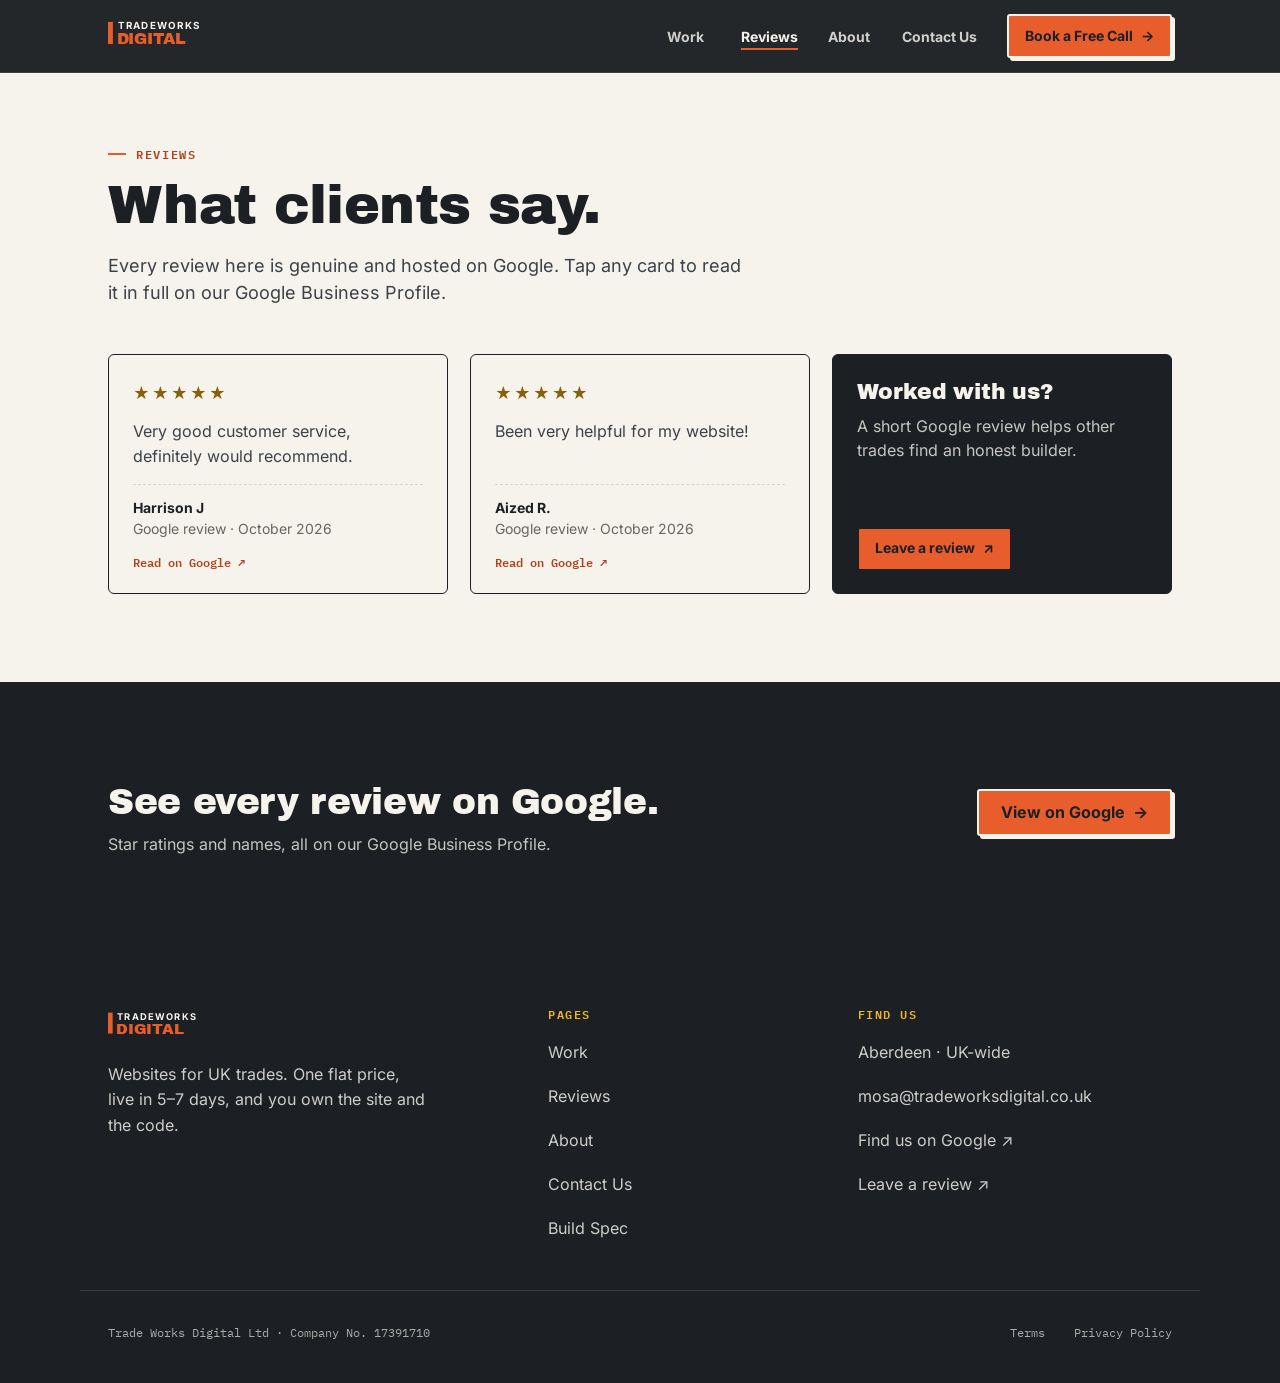
<file: reviews.html>
<!DOCTYPE html>
<html lang="en-GB" class="no-js">
<head>
<meta charset="UTF-8">
<meta http-equiv="Content-Security-Policy" content="default-src 'self'; script-src 'self' 'sha256-ZiOa55It14nsoHtOd8aW+Wl+EVnmyFcN3dk/f5ePjhc=' 'sha256-xMEne5xSNlgeOligOATNEvyFpyN5H3HG/E/qDyG8S5Y=' https://app.cal.com; style-src 'self' 'unsafe-inline'; img-src 'self' data:; font-src 'self' data:; connect-src 'self' https://crm.tradeworksdigital.co.uk https://app.cal.com; frame-src https://app.cal.com; form-action 'self' https://crm.tradeworksdigital.co.uk; base-uri 'self'; object-src 'none'; upgrade-insecure-requests">
<meta name="text-scale" content="scale">
<meta name="viewport" content="width=device-width, initial-scale=1.0">
<meta name="format-detection" content="telephone=no, date=no, address=no, email=no">
<script>document.documentElement.className=document.documentElement.className.replace('no-js','js');</script>
<title>Client Reviews | Tradeworks Digital</title>
<meta name="description" content="Genuine Google reviews from Tradeworks Digital clients: trades and local businesses we've built websites and systems for, from Aberdeen and across the UK.">
<meta name="robots" content="index, follow">
<meta name="theme-color" content="#1C2024">
<link rel="canonical" href="https://www.tradeworksdigital.co.uk/reviews.html">
<link rel="icon" type="image/svg+xml" href="favicon-circle.svg">
<link rel="icon" type="image/png" sizes="32x32" href="favicon-circle-32.png">
<link rel="icon" type="image/png" sizes="16x16" href="favicon-circle-16.png">
<link rel="apple-touch-icon" sizes="180x180" href="apple-touch-icon.png">
<meta property="og:type" content="website">
<meta property="og:site_name" content="Tradeworks Digital">
<meta property="og:title" content="Client Reviews | Tradeworks Digital">
<meta property="og:description" content="Genuine Google reviews from Tradeworks Digital clients: trades and local businesses we've built websites and systems for, from Aberdeen and across the UK.">
<meta property="og:url" content="https://www.tradeworksdigital.co.uk/reviews.html">
<!-- Share image (4 Nov 2026): source is build-scripts/share-image/share.html, rendered at 1200×630. -->
<meta property="og:image" content="https://www.tradeworksdigital.co.uk/images/share.jpg">
<meta property="og:image:width" content="1200">
<meta property="og:image:height" content="630">
<meta property="og:image:alt" content="Tradeworks Digital: a website that brings in the calls. Live in 5–7 days. Yours to keep.">
<meta name="twitter:card" content="summary_large_image">
<meta name="twitter:image" content="https://www.tradeworksdigital.co.uk/images/share.jpg">
<meta name="twitter:title" content="Client Reviews | Tradeworks Digital">
<meta name="twitter:description" content="Genuine Google reviews from Tradeworks Digital clients: trades and local businesses we've built websites and systems for, from Aberdeen and across the UK.">
<link rel="stylesheet" href="site.css">
<style>

  .page-hero{padding:72px 0 48px;}
  .page-hero h1{font-size:clamp(2.125rem,4.6vw,3.375rem); margin:16px 0 18px; max-width:820px;}
  .page-hero h1 em{font-style:normal; color:var(--orange);}
  .page-hero p.lede{font-size:1.125rem; color:var(--ink-soft); max-width:640px;}
  @media (max-width:860px){ .page-hero{padding:44px 0 32px;} }

  .review-grid{display:grid; grid-template-columns:repeat(3, minmax(0,1fr)); gap:22px;}
  .review-card{background:var(--paper); border:1.5px solid var(--ink); border-radius:6px; padding:26px 24px 22px; display:flex; flex-direction:column; gap:14px; text-decoration:none; color:var(--ink);}
  .review-card .stars{color:#B7820F; font-size:1rem; letter-spacing:2px;}
  .review-card blockquote{font-size:1rem; line-height:1.6; color:var(--ink-soft); flex-grow:1;}
  .review-card .who{font-weight:700; font-size:0.875rem; border-top:1px dashed var(--line); padding-top:12px;}
  .review-card .who span{display:block; font-weight:400; font-size:0.875rem; color:var(--grey);}
  .review-card .go{font-family:'IBM Plex Mono','IBM Plex Mono Fallback',monospace; font-size:0.75rem; font-weight:600; color:var(--orange-dark);}
  .review-ask{background:var(--ink); color:var(--paper); border-color:var(--ink); justify-content:space-between;}
  .review-ask h3, .review-ask h2{font-size:1.375rem;}
  .review-ask p{color:rgba(246,243,236,.78); font-size:1rem;}
  @media (max-width:860px){ .review-grid{grid-template-columns:1fr;} }

  .cta-band{background:var(--ink); color:var(--paper);}
  .cta-band .wrap{display:flex; align-items:center; justify-content:space-between; gap:24px; flex-wrap:wrap;}
  .cta-band h2{font-size:clamp(1.625rem,3vw,2.25rem); max-width:620px;}
  .cta-band p{color:rgba(246,243,236,.78); margin-top:10px; max-width:560px;}

  .sf-legal{display:inline-flex; gap:20px; flex-wrap:wrap;}
</style>
<script src="site.js" defer></script>
<style id="ux">
  .btn{font-size:1rem;}
  .btn-sm{min-height:44px; font-size:0.875rem;}
  .sh-link,.sf-link{min-width:44px;}
  .reviews-more .tlink,.work-more .tlink{display:inline-flex; align-items:center; min-height:44px;}
  .doc > *{max-width:70ch;}
  .table-note{max-width:75ch;}
  .stars,.review-card .stars{color:#86600A;}
  .hero > .wrap > p{max-width:70ch;}
  .review-grid.two{max-width:none;}
</style>
<style id="design-v2">
  /* Text links: like the footer links on desktop, a line slides in under the words on hover; touch screens keep a steady line */
  .tlink{text-decoration:none; background:linear-gradient(currentColor, currentColor) left bottom / 0 2px no-repeat; background-origin:content-box; background-clip:content-box; transition:background-size var(--dur) var(--ease);}
  .tlink::after{display:none;}
  @media (hover:hover){ .tlink:hover, .tlink:focus-visible{background-size:100% 2px;} }
  @media (hover:none){ .tlink{background-size:100% 2px;} }
  .reviews-more .tlink, .work-more .tlink, .diary-band .tlink, .custom-band .tlink, .book-alt a.tlink, .job-card .tlink, .back-link.tlink{display:inline-block; min-height:0; padding:10px 0;}
  /* Section heads: heading left, intro right on wide screens, so the intro uses the full width at a readable line length */
  @media (min-width:980px){
    .section-head{max-width:none; display:grid; grid-template-columns:minmax(0,1.15fr) minmax(0,.85fr); column-gap:64px; align-items:start;}
    .section-head > .eyebrow{grid-column:1 / -1;}
    .section-head > h2{grid-column:1; margin-bottom:0;}
    .section-head > p{grid-column:2; margin:22px 0 0;}
  }
</style>
<script type="speculationrules">
{"prefetch":[{"where":{"and":[{"href_matches":"/*"},{"not":{"href_matches":"/*\\?*"}},{"not":{"selector_matches":"[rel~=nofollow], [download]"}}]},"eagerness":"moderate"}]}
</script>
</head>
<body>
<a class="skip-link" href="#main">Skip to content</a>
<header class="site-header">
  <nav class="wrap sh-nav" aria-label="Main">
    <a href="/" class="sh-logo" aria-label="Tradeworks Digital, home">
      <svg viewBox="0 0 160 62" xmlns="http://www.w3.org/2000/svg" role="img" aria-label="Tradeworks Digital">
        <rect x="0" y="8" width="8" height="36" fill="#E85D2C"/>
        <text x="16" y="20" font-family="Inter, Arial, sans-serif" font-weight="600" font-size="16" fill="#F6F3EC" letter-spacing="2">TRADEWORKS</text>
        <text x="14" y="44" font-family="Archivo Black, Arial, sans-serif" font-size="26" fill="#E85D2C" letter-spacing="-0.4">DIGITAL</text>
      </svg>
    </a>
    <div class="sh-links" id="site-menu">
      <a href="work.html" class="sh-link">Work</a>
      <a href="reviews.html" class="sh-link" aria-current="page">Reviews</a>
      <a href="about.html" class="sh-link">About</a>
      <a href="contact.html" class="sh-link">Contact Us</a>
      <a href="tel:+441224XXXXXX" class="sh-link sh-tel tel-slot" data-slot="Phone number"><svg viewBox="0 0 24 24" fill="none" stroke-width="2" aria-hidden="true"><path d="M22 16.9v3a2 2 0 0 1-2.2 2 19.8 19.8 0 0 1-8.6-3.1 19.5 19.5 0 0 1-6-6A19.8 19.8 0 0 1 2.1 4.2 2 2 0 0 1 4.1 2h3a2 2 0 0 1 2 1.7c.1.9.4 1.8.7 2.7a2 2 0 0 1-.5 2.1L8 9.8a16 16 0 0 0 6 6l1.3-1.3a2 2 0 0 1 2.1-.4c.9.3 1.8.6 2.7.7a2 2 0 0 1 1.7 2z"/></svg><span>01224 XXX XXX</span></a>
      <a href="/#book" class="btn btn-primary btn-sm">Book a Free Call <span class="arrow" aria-hidden="true">→</span></a>
    </div>
    <button type="button" class="sh-menu" aria-expanded="false" aria-controls="site-menu" aria-label="Open menu"><span></span><span></span><span></span></button>
  </nav>
</header>

<main id="main">

  <section class="page-hero">
    <div class="wrap">
      <span class="eyebrow">Reviews</span>
      <h1>What clients say.</h1>
      <p class="lede">Every review here is genuine and hosted on Google. Tap any card to read it in full on our Google Business Profile.</p>
    </div>
  </section>

  <section style="padding-top:0;">
    <div class="wrap">
      <!-- To add more reviews later: copy a Review card block and fill it in. Keep 2–3 sentences per quote. -->
      <div class="review-grid reveal-stagger">
        <!-- SLOT: REVIEW 1 — paste the quote (2–3 sentences), the reviewer's first name, and trade/town as shown on Google. -->
        <a href="https://www.google.com/maps?cid=4431950925162973770" target="_blank" rel="noopener" class="review-card lift" data-slot="Review 1">
          <span class="stars" aria-label="5 out of 5 stars">★★★★★</span>
          <blockquote>Very good customer service, definitely would recommend.</blockquote>
          <div class="who">Harrison J<span>Google review · October 2026</span></div>
          <span class="go">Read on Google ↗</span>
        </a>
        <!-- SLOT: REVIEW 2 — paste the quote (2–3 sentences), the reviewer's first name, and trade/town as shown on Google. -->
        <a href="https://www.google.com/maps?cid=4431950925162973770" target="_blank" rel="noopener" class="review-card lift" data-slot="Review 2">
          <span class="stars" aria-label="5 out of 5 stars">★★★★★</span>
          <blockquote>Been very helpful for my website!</blockquote>
          <div class="who">Aized R.<span>Google review · October 2026</span></div>
          <span class="go">Read on Google ↗</span>
        </a>
        <div class="review-card review-ask">
          <div>
            <h2>Worked with us?</h2>
            <p style="margin-top:10px;">A short Google review helps other trades find an honest builder.</p>
          </div>
          <a href="https://g.page/r/CUqKTYzic4E9EBI/review" target="_blank" rel="noopener" class="btn btn-primary btn-sm" style="align-self:flex-start;">Leave a review <span class="arrow" aria-hidden="true">↗</span></a>
        </div>
      </div>
    </div>
  </section>

  <section class="cta-band on-dark">
    <div class="wrap reveal">
      <div>
<h2 style="margin-top:14px;">See every review on Google.</h2>
        <p>Star ratings and names, all on our Google Business Profile.</p>
      </div>
      <a href="https://www.google.com/maps?cid=4431950925162973770" class="btn btn-primary">View on Google <span class="arrow" aria-hidden="true">→</span></a>
    </div>
  </section>
</main>

<footer class="site-footer">
  <div class="wrap sf-grid">
    <div class="sf-brand">
      <svg viewBox="0 0 160 62" xmlns="http://www.w3.org/2000/svg" role="img" aria-label="Tradeworks Digital">
        <rect x="0" y="8" width="8" height="36" fill="#E85D2C"/>
        <text x="16" y="20" font-family="Inter, Arial, sans-serif" font-weight="600" font-size="16" fill="#F6F3EC" letter-spacing="2">TRADEWORKS</text>
        <text x="14" y="44" font-family="Archivo Black, Arial, sans-serif" font-size="26" fill="#E85D2C" letter-spacing="-0.4">DIGITAL</text>
      </svg>
      <p>Websites for UK trades. One flat price, live in 5–7 days, and you own the site and the code.</p>
    </div>
    <nav class="sf-col" aria-label="Footer">
      <h2 class="sf-h">Pages</h2>
      <ul>
        <li><a href="work.html" class="sf-link">Work</a></li>
        <li><a href="reviews.html" class="sf-link">Reviews</a></li>
        <li><a href="about.html" class="sf-link">About</a></li>
        <li><a href="contact.html" class="sf-link">Contact Us</a></li>
        <li><a href="product.html" class="sf-link">Build Spec</a></li>
      </ul>
    </nav>
    <div class="sf-col">
      <h2 class="sf-h">Find us</h2>
      <ul>
        <li class="sf-plain">Aberdeen · UK-wide</li>
        <li class="tel-slot" data-slot="Phone number"><a href="tel:+441224XXXXXX" class="sf-link">01224 XXX XXX</a></li>
        <li><a href="mailto:mosa@tradeworksdigital.co.uk" class="sf-link">mosa@tradeworksdigital.co.uk</a></li>
        <!-- SLOT: OPENING HOURS — add a line here written exactly as your Google Business Profile shows it, e.g.
             <li class="sf-plain">Mon–Fri 9am–5pm</li>
             and add the matching "openingHours" to the JSON-LD in index.html. -->
        <li><a href="https://www.google.com/maps?cid=4431950925162973770" class="sf-link" target="_blank" rel="noopener">Find us on Google ↗</a></li>
        <li><a href="https://g.page/r/CUqKTYzic4E9EBI/review" class="sf-link" target="_blank" rel="noopener">Leave a review ↗</a></li>
      </ul>
    </div>
  </div>
  <div class="wrap sf-bottom">
    <span>Trade Works Digital Ltd · Company No. 17391710</span>
    <span class="sf-legal"><a href="terms.html" class="sf-link">Terms</a> <a href="privacy-policy.html" class="sf-link">Privacy Policy</a></span>
  </div>
</footer>

<div class="m-cta" role="region" aria-label="Quick booking">
  <a href="/#book" class="btn btn-primary">Book a Free Call <span class="arrow" aria-hidden="true">→</span></a>
  <a href="tel:+441224XXXXXX" class="m-cta-mail tel-slot" data-slot="Phone" aria-label="Call us on 01224 XXX XXX"><svg viewBox="0 0 24 24" fill="none" stroke-width="2" aria-hidden="true"><path d="M22 16.9v3a2 2 0 0 1-2.2 2 19.8 19.8 0 0 1-8.6-3.1 19.5 19.5 0 0 1-6-6A19.8 19.8 0 0 1 2.1 4.2 2 2 0 0 1 4.1 2h3a2 2 0 0 1 2 1.7c.1.9.4 1.8.7 2.7a2 2 0 0 1-.5 2.1L8 9.8a16 16 0 0 0 6 6l1.3-1.3a2 2 0 0 1 2.1-.4c.9.3 1.8.6 2.7.7a2 2 0 0 1 1.7 2z"/></svg></a>
  <a href="mailto:mosa@tradeworksdigital.co.uk" class="m-cta-mail" aria-label="Email us"><svg viewBox="0 0 24 24" fill="none" stroke-width="2" aria-hidden="true"><rect x="3" y="5" width="18" height="14" rx="2"/><path d="m3 7 9 6 9-6"/></svg></a>
</div>

<style id="mobile-v3">
  /* --- 17 Nov mobile review --- */
  .case-shot{display:block; width:100%; height:auto; border-radius:4px;}
  .eyebrow + h1, .eyebrow + h2{margin-top:14px !important;}
  .section-head h2{margin-bottom:14px !important;}
  .section-head h2 + p{margin-top:0 !important;}
  @media (max-width:760px){
    .section-head{margin-bottom:32px !important;}
    /* Phones: left-aligned body text (WCAG 1.4.8: no justified text), with balanced line breaks instead */
    :where(main, section) p:not(.phone-cap):not(.book-note):not(.ps){text-align:left; -webkit-hyphens:manual; hyphens:manual; text-wrap:pretty;}
  }
  @media (max-width:760px){
    section.cta-band{padding-top:48px !important;}
    section:not([class]):not([id]), section.cta-band{padding-bottom:48px !important;}
  }
</style>

<style id="mobile-v4">
/* Overscroll past the footer (iPhone bounce, Chrome) shows the footer colour, not a cream block */
html{background:#1C2024;} body{background:var(--paper);}
@media (max-width:760px){
  /* Cards and narrow columns: left-aligned (justify leaves big gaps under ~300px) */
  :where(.case-body,.o-card,.text-bubble,.brand-strip,.p-step-body,.service,.founder-copy,.mission,.c-card,.stat-card,.found-card,.j-col,.j-bars,.review-card,.rev-card,.r-card,.faq-a,.book-side,.call-list,.meta) p,
  :where(.case-body,.o-card,.service,.c-card,.stat-card,.found-card,.j-col) li,
  .faq-a{text-align:left !important; -webkit-hyphens:manual !important; hyphens:manual !important;}

  /* About: badge beside name and role, the story full width underneath */
  .founder-row{grid-template-columns:56px 1fr !important; column-gap:14px !important; row-gap:0 !important; align-items:center !important;}
  .founder-badge{width:56px !important; height:56px !important; grid-row:1 / span 2;}
  .founder-badge span{font-size:1.5rem !important;}
  .founder-copy{display:contents !important;}
  .founder-copy .name{grid-column:2; align-self:end;}
  .founder-copy .role{grid-column:2; align-self:start; margin-bottom:0 !important;}
  .founder-copy > :not(.name):not(.role){grid-column:1 / -1;}
  .founder-copy > .name + .role + *{margin-top:16px !important;}

  /* Numbered steps: the number is its own small label above the title (clear space, nothing crowding it),
     then the title, then the text, all on one left edge */
  .p-step{display:grid !important; grid-template-columns:1fr !important; row-gap:0 !important;}
  .p-step .p-step-body{display:block !important;}
  .p-step .step-num{display:flex !important; align-items:baseline; gap:6px; margin:0 0 8px !important;}
  .p-step .step-num .big{display:inline !important; margin:0 !important; font-size:1.125rem !important; line-height:1 !important; color:var(--orange-dark);}
  .p-step .p-step-body > h3{margin:0 0 8px !important; min-height:0 !important; height:auto !important;}
  .p-step .p-step-body > p{margin:0 !important;}
  /* Hero buttons: too wide to sit side by side on a phone, so both full width, same size, stacked (main one first) */
  .hero-ctas{display:grid !important; grid-template-columns:1fr !important; gap:12px !important;}
  .hero-ctas .btn{width:100% !important; justify-content:center !important;}
  /* All content buttons on phones: full width of their box, same height, text centred (one consistent button style) */
  main .btn, section .btn{width:100% !important; justify-content:center !important; min-height:48px !important;}
  /* Legal pages: left-aligned (long links and addresses leave big gaps when justified) */
  .doc p, .doc li{text-align:left !important; -webkit-hyphens:manual !important; hyphens:manual !important;}
  /* 404: space between the heading and the text */
  .nf h1 + .lede{margin-top:16px !important;}
  /* Tap targets: text links that act as buttons get the full 44px height */
  .tlink.back-link, .book-alt .tlink, .book-alt span > .tlink, .contact-alt .tlink, p > .tlink:only-child{display:inline-flex !important; align-items:center; min-height:44px;}
  /* Smallest labels at least 12px (hero results card) */
  .proof-strip .wrap, .proof-strip .wrap *{font-size:0.75rem !important;}
  .p-step .p-step-body > p{font-size:0.9375rem !important; line-height:1.55 !important;}
  .hero [class*=lm-] span, .hero [class*=lm-], .lm-name{font-size:max(0.75rem, 1em) !important;}
  /* Body copy in cards: 15px minimum on phones */
  .why-card p, .text-bubble, .text-bubble p, .sum-grid p.sum-copy, p.sum-copy.sum-copy, .why-card{font-size:0.9375rem !important; line-height:1.55 !important;}
  /* Case-study stat boxes (home + work): one per row, number and label on the same line, no wrapped numbers */
  .case-stats{display:grid !important; grid-template-columns:1fr !important; gap:8px !important;}
  .case-stats > *{display:flex !important; align-items:center !important; gap:12px !important; padding:12px 14px !important; min-height:0 !important;}
  .case-stats b{white-space:nowrap !important; flex:0 0 auto; font-size:1.375rem !important; line-height:1.1 !important; min-width:5.2em;}
  .case-stats span, .case-stats small, .case-stats p{margin:0 !important; line-height:1.3 !important;}
}
</style>
</body>
</html>
</file>
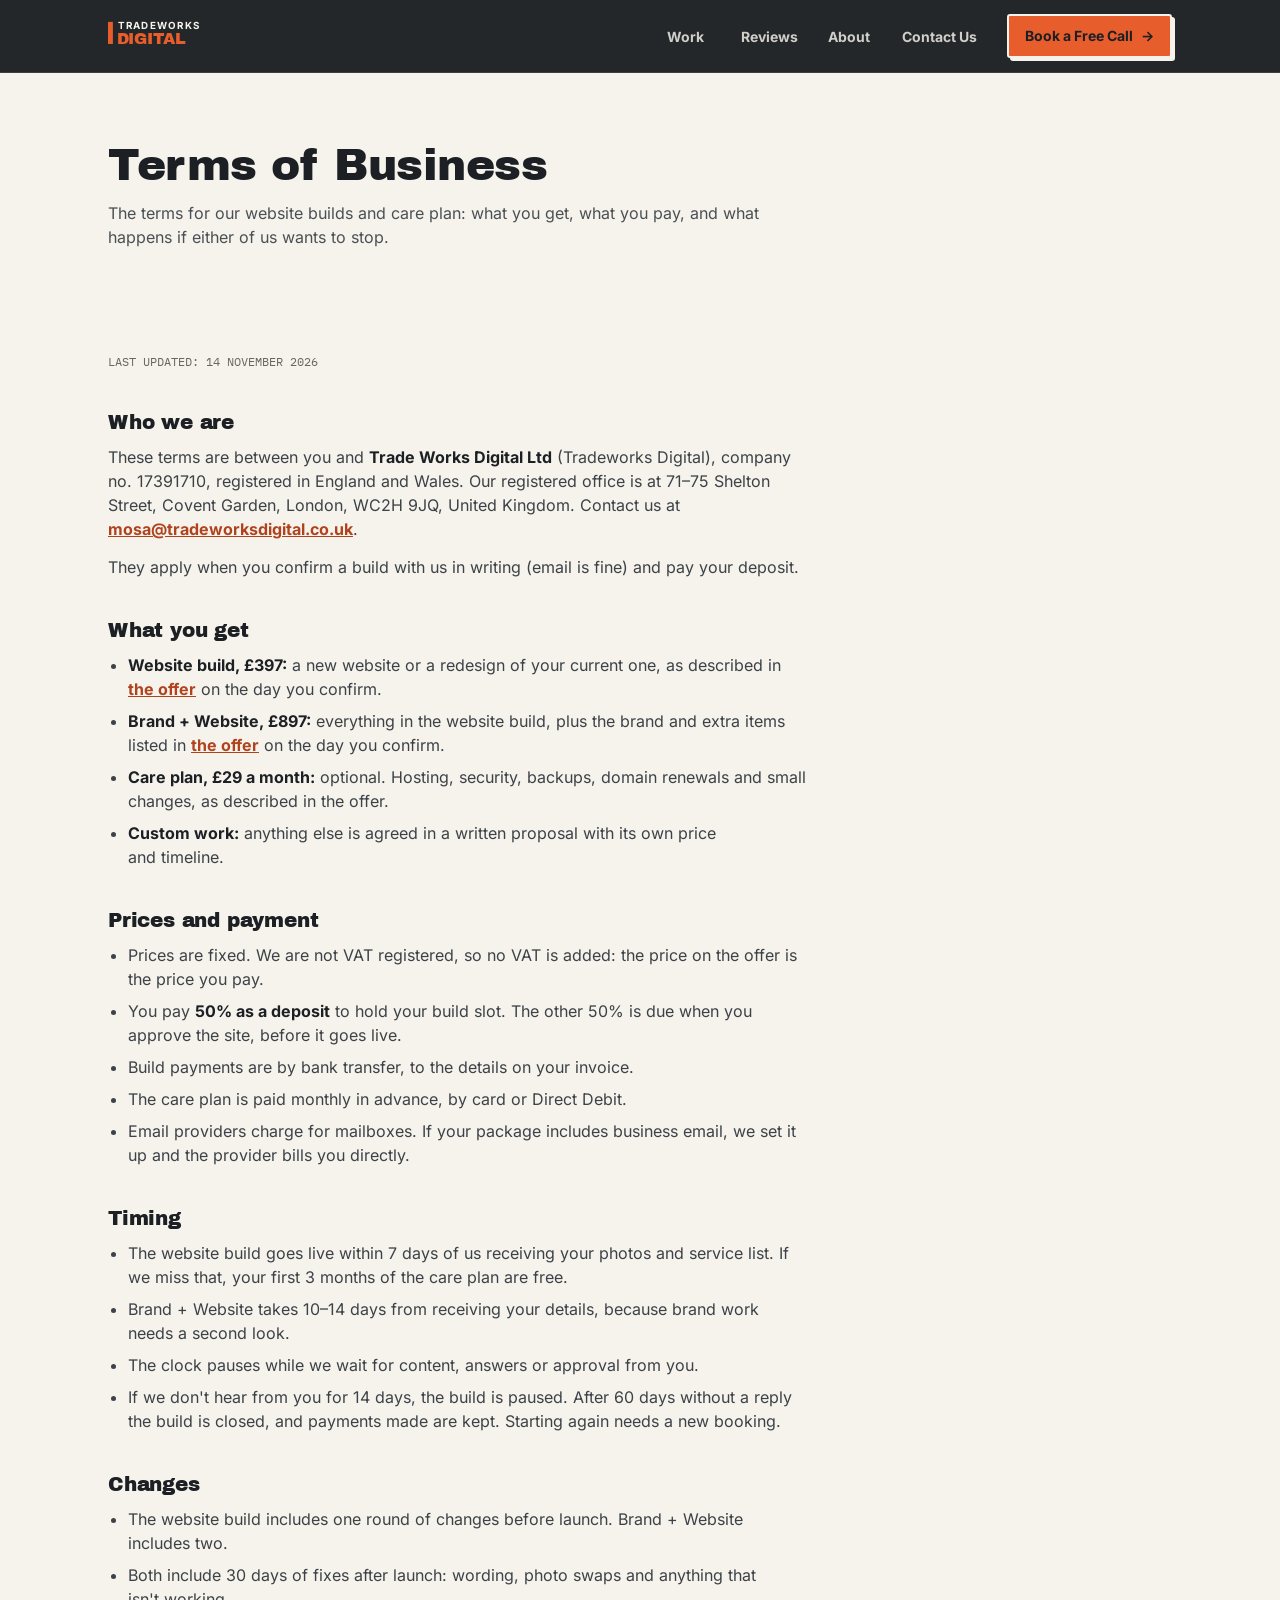
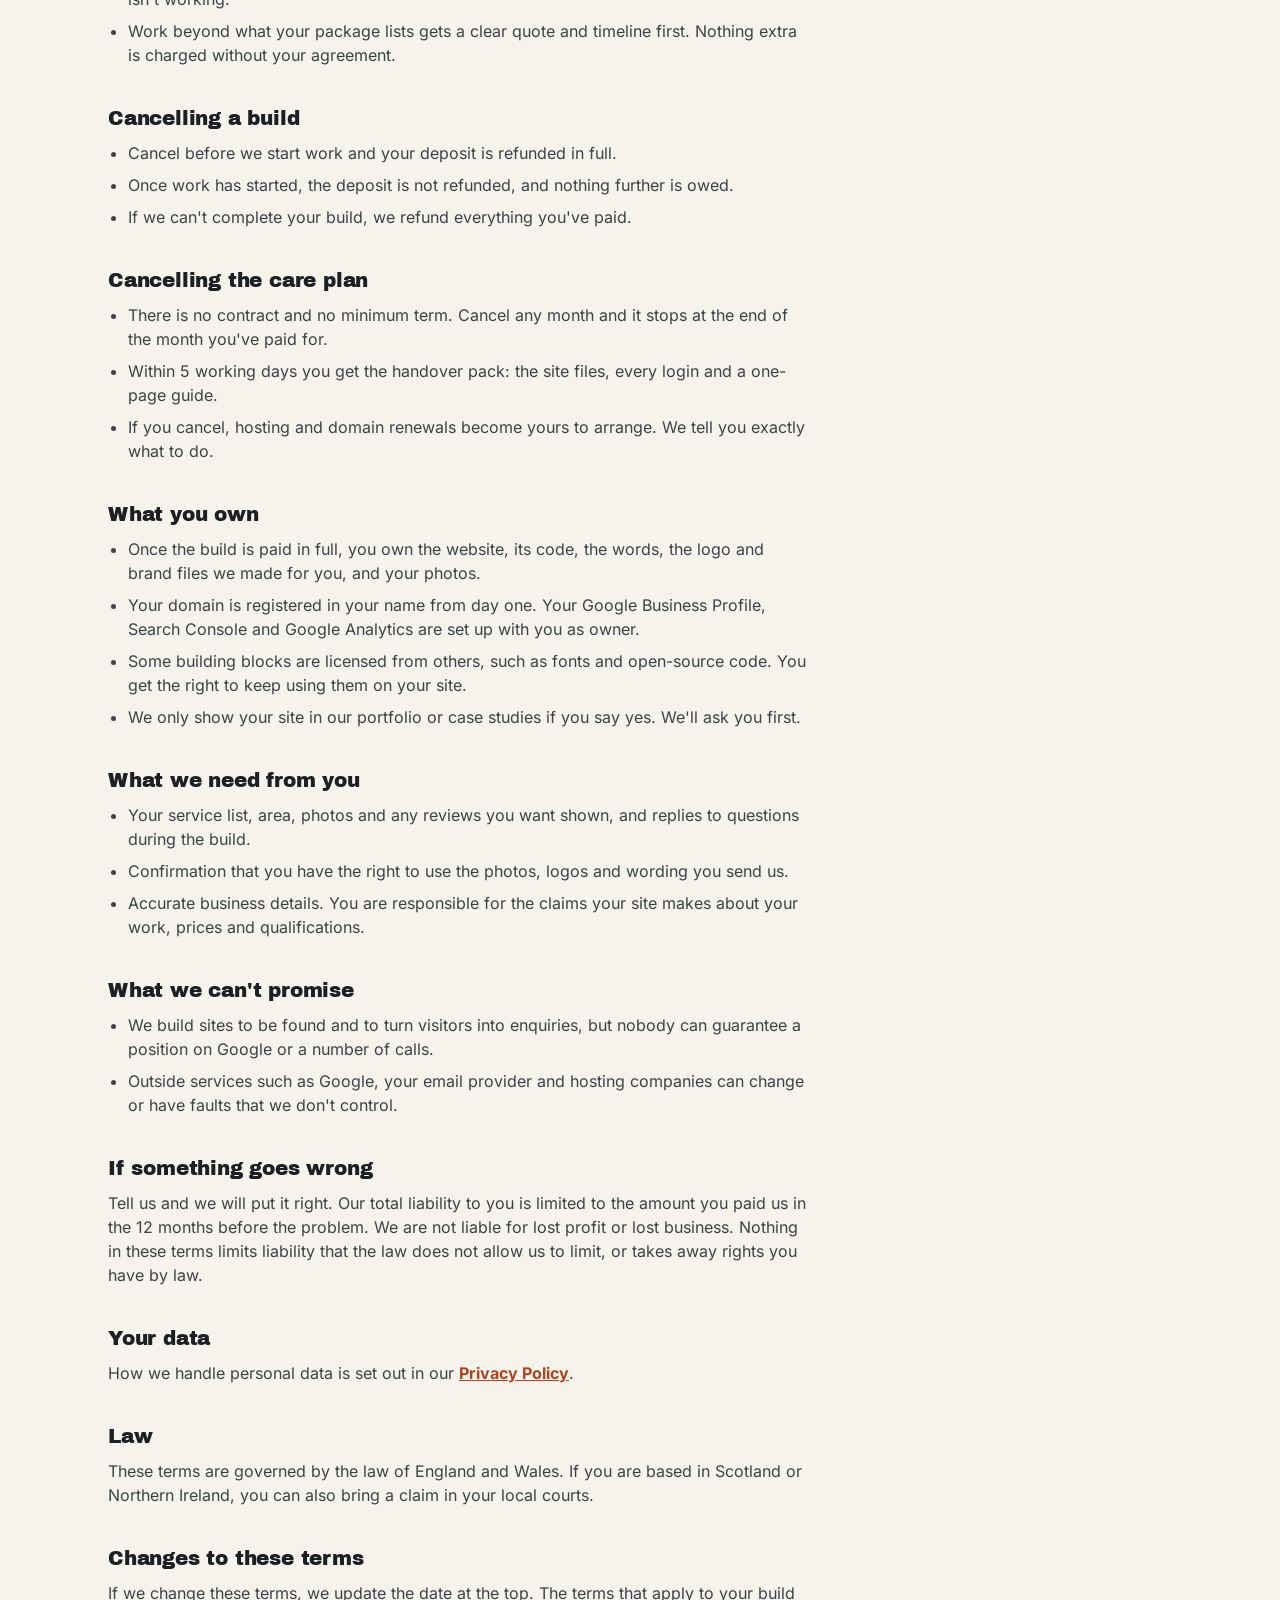
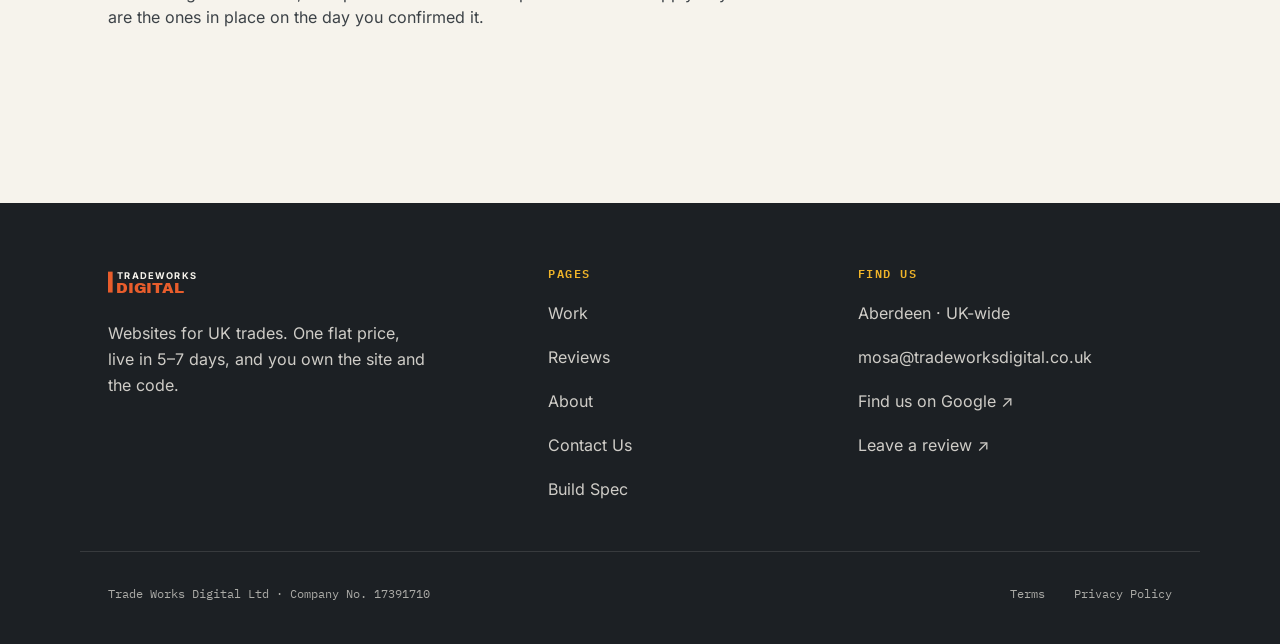
<file: terms.html>
<!DOCTYPE html>
<html lang="en-GB" class="no-js">
<head>
<meta charset="UTF-8">
<meta http-equiv="Content-Security-Policy" content="default-src 'self'; script-src 'self' 'sha256-ZiOa55It14nsoHtOd8aW+Wl+EVnmyFcN3dk/f5ePjhc=' 'sha256-xMEne5xSNlgeOligOATNEvyFpyN5H3HG/E/qDyG8S5Y=' https://app.cal.com; style-src 'self' 'unsafe-inline'; img-src 'self' data:; font-src 'self' data:; connect-src 'self' https://crm.tradeworksdigital.co.uk https://app.cal.com; frame-src https://app.cal.com; form-action 'self' https://crm.tradeworksdigital.co.uk; base-uri 'self'; object-src 'none'; upgrade-insecure-requests">
<meta name="text-scale" content="scale">
<meta name="viewport" content="width=device-width, initial-scale=1.0">
<meta name="format-detection" content="telephone=no, date=no, address=no, email=no">
<script>document.documentElement.className=document.documentElement.className.replace('no-js','js');</script>
<title>Terms of Business | Tradeworks Digital</title>
<meta name="description" content="The terms for Tradeworks Digital website builds and the care plan: prices, payment, changes, cancellation, refunds and what you own.">
<meta name="robots" content="index, follow">
<meta name="theme-color" content="#1C2024">
<link rel="canonical" href="https://www.tradeworksdigital.co.uk/terms.html">
<link rel="icon" type="image/svg+xml" href="favicon-circle.svg">
<link rel="icon" type="image/png" sizes="32x32" href="favicon-circle-32.png">
<link rel="icon" type="image/png" sizes="16x16" href="favicon-circle-16.png">
<link rel="apple-touch-icon" sizes="180x180" href="apple-touch-icon.png">
<meta property="og:type" content="website">
<meta property="og:site_name" content="Tradeworks Digital">
<meta property="og:title" content="Terms of Business | Tradeworks Digital">
<meta property="og:description" content="The terms for Tradeworks Digital website builds and the care plan: prices, payment, changes, cancellation, refunds and what you own.">
<meta property="og:url" content="https://www.tradeworksdigital.co.uk/terms.html">
<!-- Share image (4 Nov 2026): source is build-scripts/share-image/share.html, rendered at 1200×630. -->
<meta property="og:image" content="https://www.tradeworksdigital.co.uk/images/share.jpg">
<meta property="og:image:width" content="1200">
<meta property="og:image:height" content="630">
<meta property="og:image:alt" content="Tradeworks Digital: a website that brings in the calls. Live in 5–7 days. Yours to keep.">
<meta name="twitter:card" content="summary_large_image">
<meta name="twitter:image" content="https://www.tradeworksdigital.co.uk/images/share.jpg">
<meta name="twitter:title" content="Terms of Business | Tradeworks Digital">
<meta name="twitter:description" content="The terms for Tradeworks Digital website builds and the care plan: prices, payment, changes, cancellation, refunds and what you own.">
<link rel="stylesheet" href="site.css">
<style>
  h1,h2{font-family:'Archivo Black', 'Archivo Black Fallback', sans-serif; font-weight:400; letter-spacing:-0.01em; line-height:1.1;}
  .hero{padding:60px 0 16px;}
  .hero h1{font-size:clamp(1.875rem,4vw,2.75rem); margin-bottom:12px;}
  .hero p{color:var(--ink-muted); font-size:1rem;}
  main{padding:8px 0 72px;}
  .doc h2{font-size:1.25rem; margin:40px 0 12px;}
  .doc h2:first-child{margin-top:0;}
  .doc p{color:var(--ink-soft); font-size:1rem; margin-bottom:14px;}
  .doc ul{color:var(--ink-soft); font-size:1rem; padding-left:20px; margin-bottom:14px;}
  .doc li{margin-bottom:8px;}
  .doc a{color:var(--orange-dark); font-weight:600;}
  .doc strong{font-weight:700; color:var(--ink);}
  .notice{
    background:var(--paper-dim); border:1.5px dashed var(--line); border-radius:6px;
    padding:18px 20px; margin-bottom:36px; font-size:0.8438rem; color:var(--steel);
  }
  .updated{
    font-family:'IBM Plex Mono', 'IBM Plex Mono Fallback', monospace; font-size:0.75rem; color:var(--grey);
    margin-bottom:36px; display:block;
  }
  .footer-wrap{max-width:1120px; margin:0 auto; padding:0 28px;}
  .sf-legal{display:inline-flex; gap:20px; flex-wrap:wrap;}
</style>
<script src="site.js" defer></script>
<style id="ux">
  .btn{font-size:1rem;}
  .btn-sm{min-height:44px; font-size:0.875rem;}
  .sh-link,.sf-link{min-width:44px;}
  .reviews-more .tlink,.work-more .tlink{display:inline-flex; align-items:center; min-height:44px;}
  .doc > *{max-width:70ch;}
  .table-note{max-width:75ch;}
  .stars,.review-card .stars{color:#86600A;}
  .hero > .wrap > p{max-width:70ch;}
  .review-grid.two{max-width:none;}
</style>
<style id="design-v2">
  /* Text links: like the footer links on desktop, a line slides in under the words on hover; touch screens keep a steady line */
  .tlink{text-decoration:none; background:linear-gradient(currentColor, currentColor) left bottom / 0 2px no-repeat; background-origin:content-box; background-clip:content-box; transition:background-size var(--dur) var(--ease);}
  .tlink::after{display:none;}
  @media (hover:hover){ .tlink:hover, .tlink:focus-visible{background-size:100% 2px;} }
  @media (hover:none){ .tlink{background-size:100% 2px;} }
  .reviews-more .tlink, .work-more .tlink, .diary-band .tlink, .custom-band .tlink, .book-alt a.tlink, .job-card .tlink, .back-link.tlink{display:inline-block; min-height:0; padding:10px 0;}
  /* Section heads: heading left, intro right on wide screens, so the intro uses the full width at a readable line length */
  @media (min-width:980px){
    .section-head{max-width:none; display:grid; grid-template-columns:minmax(0,1.15fr) minmax(0,.85fr); column-gap:64px; align-items:start;}
    .section-head > .eyebrow{grid-column:1 / -1;}
    .section-head > h2{grid-column:1; margin-bottom:0;}
    .section-head > p{grid-column:2; margin:22px 0 0;}
  }
</style>
<script type="speculationrules">
{"prefetch":[{"where":{"and":[{"href_matches":"/*"},{"not":{"href_matches":"/*\\?*"}},{"not":{"selector_matches":"[rel~=nofollow], [download]"}}]},"eagerness":"moderate"}]}
</script>
</head>
<body>
<a class="skip-link" href="#main">Skip to content</a>
<header class="site-header">
  <nav class="wrap sh-nav" aria-label="Main">
    <a href="/" class="sh-logo" aria-label="Tradeworks Digital, home">
      <svg viewBox="0 0 160 62" xmlns="http://www.w3.org/2000/svg" role="img" aria-label="Tradeworks Digital">
        <rect x="0" y="8" width="8" height="36" fill="#E85D2C"/>
        <text x="16" y="20" font-family="Inter, Arial, sans-serif" font-weight="600" font-size="16" fill="#F6F3EC" letter-spacing="2">TRADEWORKS</text>
        <text x="14" y="44" font-family="Archivo Black, Arial, sans-serif" font-size="26" fill="#E85D2C" letter-spacing="-0.4">DIGITAL</text>
      </svg>
    </a>
    <div class="sh-links" id="site-menu">
      <a href="work.html" class="sh-link">Work</a>
      <a href="reviews.html" class="sh-link">Reviews</a>
      <a href="about.html" class="sh-link">About</a>
      <a href="contact.html" class="sh-link">Contact Us</a>
      <a href="tel:+441224XXXXXX" class="sh-link sh-tel tel-slot" data-slot="Phone number"><svg viewBox="0 0 24 24" fill="none" stroke-width="2" aria-hidden="true"><path d="M22 16.9v3a2 2 0 0 1-2.2 2 19.8 19.8 0 0 1-8.6-3.1 19.5 19.5 0 0 1-6-6A19.8 19.8 0 0 1 2.1 4.2 2 2 0 0 1 4.1 2h3a2 2 0 0 1 2 1.7c.1.9.4 1.8.7 2.7a2 2 0 0 1-.5 2.1L8 9.8a16 16 0 0 0 6 6l1.3-1.3a2 2 0 0 1 2.1-.4c.9.3 1.8.6 2.7.7a2 2 0 0 1 1.7 2z"/></svg><span>01224 XXX XXX</span></a>
      <a href="/#book" class="btn btn-primary btn-sm">Book a Free Call <span class="arrow" aria-hidden="true">→</span></a>
    </div>
    <button type="button" class="sh-menu" aria-expanded="false" aria-controls="site-menu" aria-label="Open menu"><span></span><span></span><span></span></button>
  </nav>
</header>

<main id="main">

  <section class="hero">
    <div class="wrap">
<h1>Terms of Business</h1>
      <p>The terms for our website builds and care plan: what you get, what you pay, and what happens if either of us wants to stop.</p>
    </div>
  </section>

  <section>
    <div class="wrap doc">
      <span class="updated mono">LAST UPDATED: 14 NOVEMBER 2026</span>

      <h2>Who we are</h2>
      <p>These terms are between you and <strong>Trade Works Digital Ltd</strong> (Tradeworks Digital), company no. 17391710, registered in England and Wales. Our registered office is at 71&#8211;75 Shelton Street, Covent Garden, London, WC2H 9JQ, United Kingdom. Contact us at <a href="mailto:mosa@tradeworksdigital.co.uk">mosa@tradeworksdigital.co.uk</a>.</p>
      <p>They apply when you confirm a build with us in writing (email is fine) and pay your deposit.</p>

      <h2>What you get</h2>
      <ul>
        <li><strong>Website build, £397:</strong> a new website or a redesign of your current one, as described in <a href="/#offer">the offer</a> on the day you confirm.</li>
        <li><strong>Brand + Website, £897:</strong> everything in the website build, plus the brand and extra items listed in <a href="/#brand">the offer</a> on the day you confirm.</li>
        <li><strong>Care plan, £29 a month:</strong> optional. Hosting, security, backups, domain renewals and small changes, as described in the offer.</li>
        <li><strong>Custom work:</strong> anything else is agreed in a written proposal with its own price and timeline.</li>
      </ul>

      <h2>Prices and payment</h2>
      <ul>
        <li>Prices are fixed. We are not VAT registered, so no VAT is added: the price on the offer is the price you pay.</li>
        <li>You pay <strong>50% as a deposit</strong> to hold your build slot. The other 50% is due when you approve the site, before it goes live.</li>
        <li>Build payments are by bank transfer, to the details on your invoice.</li>
        <li>The care plan is paid monthly in advance, by card or Direct Debit.</li>
        <li>Email providers charge for mailboxes. If your package includes business email, we set it up and the provider bills you directly.</li>
      </ul>

      <h2>Timing</h2>
      <ul>
        <li>The website build goes live within 7 days of us receiving your photos and service list. If we miss that, your first 3 months of the care plan are free.</li>
        <li>Brand + Website takes 10–14 days from receiving your details, because brand work needs a second look.</li>
        <li>The clock pauses while we wait for content, answers or approval from you.</li>
        <li>If we don't hear from you for 14 days, the build is paused. After 60 days without a reply the build is closed, and payments made are kept. Starting again needs a new booking.</li>
      </ul>

      <h2>Changes</h2>
      <ul>
        <li>The website build includes one round of changes before launch. Brand + Website includes two.</li>
        <li>Both include 30 days of fixes after launch: wording, photo swaps and anything that isn't working.</li>
        <li>Work beyond what your package lists gets a clear quote and timeline first. Nothing extra is charged without your agreement.</li>
      </ul>

      <h2>Cancelling a build</h2>
      <ul>
        <li>Cancel before we start work and your deposit is refunded in full.</li>
        <li>Once work has started, the deposit is not refunded, and nothing further is owed.</li>
        <li>If we can't complete your build, we refund everything you've paid.</li>
      </ul>

      <h2>Cancelling the care plan</h2>
      <ul>
        <li>There is no contract and no minimum term. Cancel any month and it stops at the end of the month you've paid for.</li>
        <li>Within 5 working days you get the handover pack: the site files, every login and a one-page guide.</li>
        <li>If you cancel, hosting and domain renewals become yours to arrange. We tell you exactly what to do.</li>
      </ul>

      <h2>What you own</h2>
      <ul>
        <li>Once the build is paid in full, you own the website, its code, the words, the logo and brand files we made for you, and your photos.</li>
        <li>Your domain is registered in your name from day one. Your Google Business Profile, Search Console and Google Analytics are set up with you as owner.</li>
        <li>Some building blocks are licensed from others, such as fonts and open-source code. You get the right to keep using them on your site.</li>
        <li>We only show your site in our portfolio or case studies if you say yes. We'll ask you first.</li>
      </ul>

      <h2>What we need from you</h2>
      <ul>
        <li>Your service list, area, photos and any reviews you want shown, and replies to questions during the build.</li>
        <li>Confirmation that you have the right to use the photos, logos and wording you send us.</li>
        <li>Accurate business details. You are responsible for the claims your site makes about your work, prices and qualifications.</li>
      </ul>

      <h2>What we can't promise</h2>
      <ul>
        <li>We build sites to be found and to turn visitors into enquiries, but nobody can guarantee a position on Google or a number of calls.</li>
        <li>Outside services such as Google, your email provider and hosting companies can change or have faults that we don't control.</li>
      </ul>

      <h2>If something goes wrong</h2>
      <p>Tell us and we will put it right. Our total liability to you is limited to the amount you paid us in the 12 months before the problem. We are not liable for lost profit or lost business. Nothing in these terms limits liability that the law does not allow us to limit, or takes away rights you have by law.</p>

      <h2>Your data</h2>
      <p>How we handle personal data is set out in our <a href="privacy-policy.html">Privacy Policy</a>.</p>

      <h2>Law</h2>
      <p>These terms are governed by the law of England and Wales. If you are based in Scotland or Northern Ireland, you can also bring a claim in your local courts.</p>

      <h2>Changes to these terms</h2>
      <p>If we change these terms, we update the date at the top. The terms that apply to your build are the ones in place on the day you confirmed it.</p>
    </div>
  </section>
</main>

<footer class="site-footer">
  <div class="wrap sf-grid">
    <div class="sf-brand">
      <svg viewBox="0 0 160 62" xmlns="http://www.w3.org/2000/svg" role="img" aria-label="Tradeworks Digital">
        <rect x="0" y="8" width="8" height="36" fill="#E85D2C"/>
        <text x="16" y="20" font-family="Inter, Arial, sans-serif" font-weight="600" font-size="16" fill="#F6F3EC" letter-spacing="2">TRADEWORKS</text>
        <text x="14" y="44" font-family="Archivo Black, Arial, sans-serif" font-size="26" fill="#E85D2C" letter-spacing="-0.4">DIGITAL</text>
      </svg>
      <p>Websites for UK trades. One flat price, live in 5–7 days, and you own the site and the code.</p>
    </div>
    <nav class="sf-col" aria-label="Footer">
      <h2 class="sf-h">Pages</h2>
      <ul>
        <li><a href="work.html" class="sf-link">Work</a></li>
        <li><a href="reviews.html" class="sf-link">Reviews</a></li>
        <li><a href="about.html" class="sf-link">About</a></li>
        <li><a href="contact.html" class="sf-link">Contact Us</a></li>
        <li><a href="product.html" class="sf-link">Build Spec</a></li>
      </ul>
    </nav>
    <div class="sf-col">
      <h2 class="sf-h">Find us</h2>
      <ul>
        <li class="sf-plain">Aberdeen · UK-wide</li>
        <li class="tel-slot" data-slot="Phone number"><a href="tel:+441224XXXXXX" class="sf-link">01224 XXX XXX</a></li>
        <li><a href="mailto:mosa@tradeworksdigital.co.uk" class="sf-link">mosa@tradeworksdigital.co.uk</a></li>
        <!-- SLOT: OPENING HOURS — add a line here written exactly as your Google Business Profile shows it, e.g.
             <li class="sf-plain">Mon–Fri 9am–5pm</li>
             and add the matching "openingHours" to the JSON-LD in index.html. -->
        <li><a href="https://www.google.com/maps?cid=4431950925162973770" class="sf-link" target="_blank" rel="noopener">Find us on Google ↗</a></li>
        <li><a href="https://g.page/r/CUqKTYzic4E9EBI/review" class="sf-link" target="_blank" rel="noopener">Leave a review ↗</a></li>
      </ul>
    </div>
  </div>
  <div class="wrap sf-bottom">
    <span>Trade Works Digital Ltd · Company No. 17391710</span>
    <span class="sf-legal"><a href="terms.html" class="sf-link">Terms</a> <a href="privacy-policy.html" class="sf-link">Privacy Policy</a></span>
  </div>
</footer>

<div class="m-cta" role="region" aria-label="Quick booking">
  <a href="/#book" class="btn btn-primary">Book a Free Call <span class="arrow" aria-hidden="true">→</span></a>
  <a href="tel:+441224XXXXXX" class="m-cta-mail tel-slot" data-slot="Phone" aria-label="Call us on 01224 XXX XXX"><svg viewBox="0 0 24 24" fill="none" stroke-width="2" aria-hidden="true"><path d="M22 16.9v3a2 2 0 0 1-2.2 2 19.8 19.8 0 0 1-8.6-3.1 19.5 19.5 0 0 1-6-6A19.8 19.8 0 0 1 2.1 4.2 2 2 0 0 1 4.1 2h3a2 2 0 0 1 2 1.7c.1.9.4 1.8.7 2.7a2 2 0 0 1-.5 2.1L8 9.8a16 16 0 0 0 6 6l1.3-1.3a2 2 0 0 1 2.1-.4c.9.3 1.8.6 2.7.7a2 2 0 0 1 1.7 2z"/></svg></a>
  <a href="mailto:mosa@tradeworksdigital.co.uk" class="m-cta-mail" aria-label="Email us"><svg viewBox="0 0 24 24" fill="none" stroke-width="2" aria-hidden="true"><rect x="3" y="5" width="18" height="14" rx="2"/><path d="m3 7 9 6 9-6"/></svg></a>
</div>

<style id="mobile-v3">
  /* --- 17 Nov mobile review --- */
  .case-shot{display:block; width:100%; height:auto; border-radius:4px;}
  .eyebrow + h1, .eyebrow + h2{margin-top:14px !important;}
  .section-head h2{margin-bottom:14px !important;}
  .section-head h2 + p{margin-top:0 !important;}
  @media (max-width:760px){
    .section-head{margin-bottom:32px !important;}
    /* Phones: left-aligned body text (WCAG 1.4.8: no justified text), with balanced line breaks instead */
    :where(main, section) p:not(.phone-cap):not(.book-note):not(.ps){text-align:left; -webkit-hyphens:manual; hyphens:manual; text-wrap:pretty;}
  }
  @media (max-width:760px){
    section:not([class]):not([id]){padding-top:48px !important;}
    section:not([class]):not([id]){padding-bottom:48px !important;}
  }
</style>

<style id="mobile-v4">
/* Overscroll past the footer (iPhone bounce, Chrome) shows the footer colour, not a cream block */
html{background:#1C2024;} body{background:var(--paper);}
@media (max-width:760px){
  /* Cards and narrow columns: left-aligned (justify leaves big gaps under ~300px) */
  :where(.case-body,.o-card,.text-bubble,.brand-strip,.p-step-body,.service,.founder-copy,.mission,.c-card,.stat-card,.found-card,.j-col,.j-bars,.review-card,.rev-card,.r-card,.faq-a,.book-side,.call-list,.meta) p,
  :where(.case-body,.o-card,.service,.c-card,.stat-card,.found-card,.j-col) li,
  .faq-a{text-align:left !important; -webkit-hyphens:manual !important; hyphens:manual !important;}

  /* About: badge beside name and role, the story full width underneath */
  .founder-row{grid-template-columns:56px 1fr !important; column-gap:14px !important; row-gap:0 !important; align-items:center !important;}
  .founder-badge{width:56px !important; height:56px !important; grid-row:1 / span 2;}
  .founder-badge span{font-size:1.5rem !important;}
  .founder-copy{display:contents !important;}
  .founder-copy .name{grid-column:2; align-self:end;}
  .founder-copy .role{grid-column:2; align-self:start; margin-bottom:0 !important;}
  .founder-copy > :not(.name):not(.role){grid-column:1 / -1;}
  .founder-copy > .name + .role + *{margin-top:16px !important;}

  /* Numbered steps: the number is its own small label above the title (clear space, nothing crowding it),
     then the title, then the text, all on one left edge */
  .p-step{display:grid !important; grid-template-columns:1fr !important; row-gap:0 !important;}
  .p-step .p-step-body{display:block !important;}
  .p-step .step-num{display:flex !important; align-items:baseline; gap:6px; margin:0 0 8px !important;}
  .p-step .step-num .big{display:inline !important; margin:0 !important; font-size:1.125rem !important; line-height:1 !important; color:var(--orange-dark);}
  .p-step .p-step-body > h3{margin:0 0 8px !important; min-height:0 !important; height:auto !important;}
  .p-step .p-step-body > p{margin:0 !important;}
  /* Hero buttons: too wide to sit side by side on a phone, so both full width, same size, stacked (main one first) */
  .hero-ctas{display:grid !important; grid-template-columns:1fr !important; gap:12px !important;}
  .hero-ctas .btn{width:100% !important; justify-content:center !important;}
  /* All content buttons on phones: full width of their box, same height, text centred (one consistent button style) */
  main .btn, section .btn{width:100% !important; justify-content:center !important; min-height:48px !important;}
  /* Legal pages: left-aligned (long links and addresses leave big gaps when justified) */
  .doc p, .doc li{text-align:left !important; -webkit-hyphens:manual !important; hyphens:manual !important;}
  /* 404: space between the heading and the text */
  .nf h1 + .lede{margin-top:16px !important;}
  /* Tap targets: text links that act as buttons get the full 44px height */
  .tlink.back-link, .book-alt .tlink, .book-alt span > .tlink, .contact-alt .tlink, p > .tlink:only-child{display:inline-flex !important; align-items:center; min-height:44px;}
  /* Smallest labels at least 12px (hero results card) */
  .proof-strip .wrap, .proof-strip .wrap *{font-size:0.75rem !important;}
  .p-step .p-step-body > p{font-size:0.9375rem !important; line-height:1.55 !important;}
  .hero [class*=lm-] span, .hero [class*=lm-], .lm-name{font-size:max(0.75rem, 1em) !important;}
  /* Body copy in cards: 15px minimum on phones */
  .why-card p, .text-bubble, .text-bubble p, .sum-grid p.sum-copy, p.sum-copy.sum-copy, .why-card{font-size:0.9375rem !important; line-height:1.55 !important;}
  /* Case-study stat boxes (home + work): one per row, number and label on the same line, no wrapped numbers */
  .case-stats{display:grid !important; grid-template-columns:1fr !important; gap:8px !important;}
  .case-stats > *{display:flex !important; align-items:center !important; gap:12px !important; padding:12px 14px !important; min-height:0 !important;}
  .case-stats b{white-space:nowrap !important; flex:0 0 auto; font-size:1.375rem !important; line-height:1.1 !important; min-width:5.2em;}
  .case-stats span, .case-stats small, .case-stats p{margin:0 !important; line-height:1.3 !important;}
}
</style>
</body>
</html>
</file>
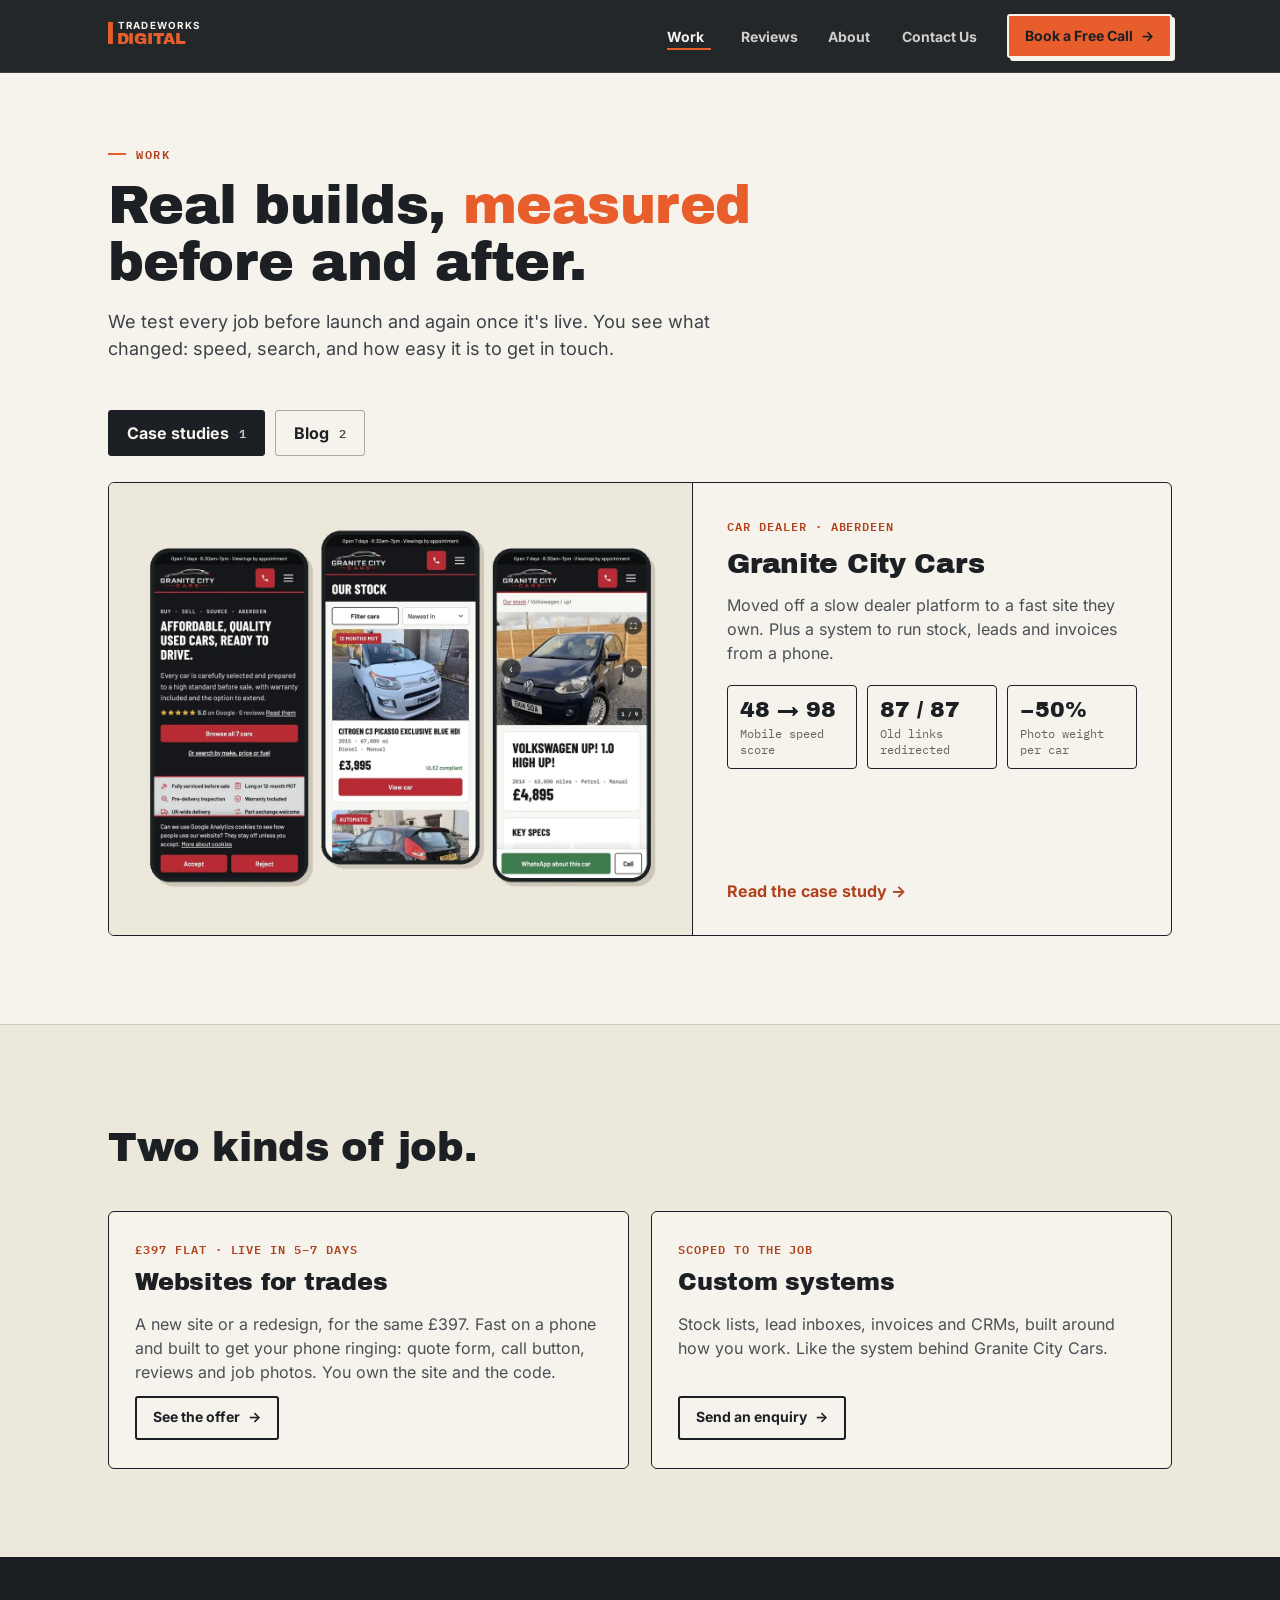
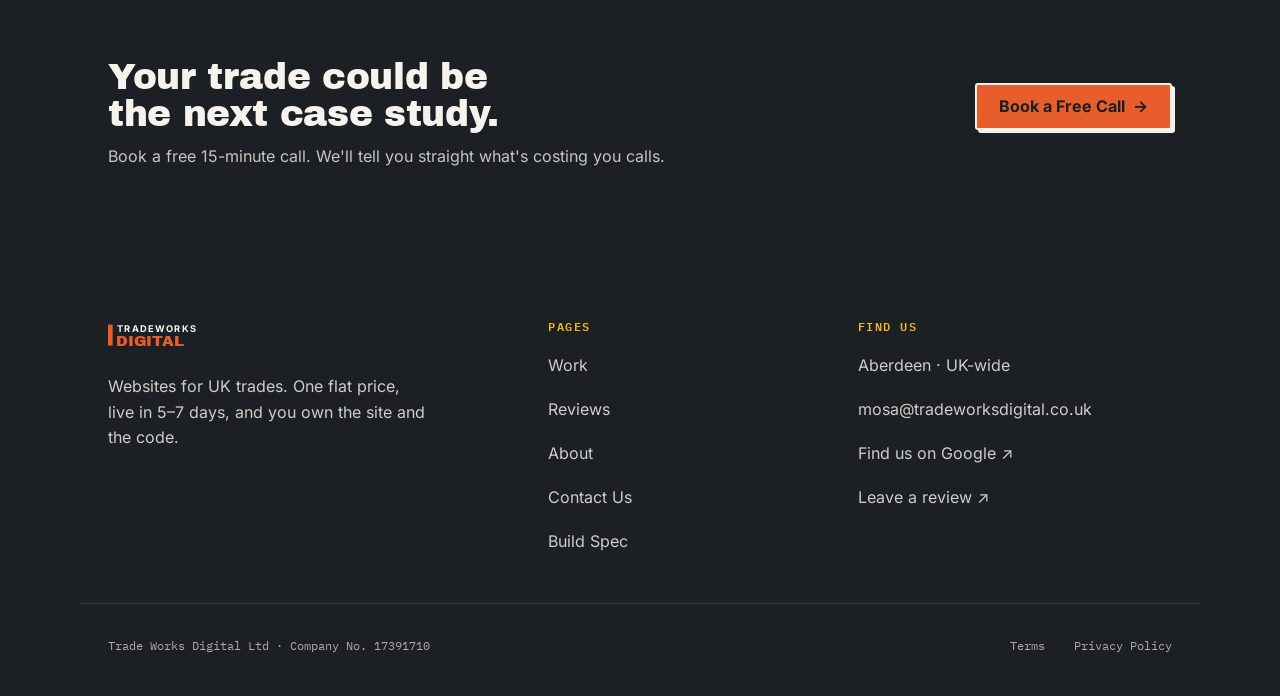
<file: work.html>
<!DOCTYPE html>
<html lang="en-GB" class="no-js">
<head>
<meta charset="UTF-8">
<meta http-equiv="Content-Security-Policy" content="default-src 'self'; script-src 'self' 'sha256-ZiOa55It14nsoHtOd8aW+Wl+EVnmyFcN3dk/f5ePjhc=' 'sha256-xMEne5xSNlgeOligOATNEvyFpyN5H3HG/E/qDyG8S5Y=' https://app.cal.com; style-src 'self' 'unsafe-inline'; img-src 'self' data:; font-src 'self' data:; connect-src 'self' https://crm.tradeworksdigital.co.uk https://app.cal.com; frame-src https://app.cal.com; form-action 'self' https://crm.tradeworksdigital.co.uk; base-uri 'self'; object-src 'none'; upgrade-insecure-requests">
<meta name="text-scale" content="scale">
<meta name="viewport" content="width=device-width, initial-scale=1.0">
<meta name="format-detection" content="telephone=no, date=no, address=no, email=no">
<script>document.documentElement.className=document.documentElement.className.replace('no-js','js');</script>
<title>Our Work: Websites for Trades | Tradeworks Digital</title>
<meta name="description" content="Case studies of websites and systems built by Tradeworks Digital, with before-and-after speed and results.">
<meta name="robots" content="index, follow">
<meta name="theme-color" content="#1C2024">
<link rel="canonical" href="https://www.tradeworksdigital.co.uk/work.html">
<link rel="icon" type="image/svg+xml" href="favicon-circle.svg">
<link rel="icon" type="image/png" sizes="32x32" href="favicon-circle-32.png">
<link rel="icon" type="image/png" sizes="16x16" href="favicon-circle-16.png">
<link rel="apple-touch-icon" sizes="180x180" href="apple-touch-icon.png">
<meta property="og:type" content="website">
<meta property="og:site_name" content="Tradeworks Digital">
<meta property="og:title" content="Our Work: Websites for Trades | Tradeworks Digital">
<meta property="og:description" content="Case studies of websites and systems built by Tradeworks Digital, with before-and-after speed and results.">
<meta property="og:url" content="https://www.tradeworksdigital.co.uk/work.html">
<!-- Share image (4 Nov 2026): source is build-scripts/share-image/share.html, rendered at 1200×630. -->
<meta property="og:image" content="https://www.tradeworksdigital.co.uk/images/share.jpg">
<meta property="og:image:width" content="1200">
<meta property="og:image:height" content="630">
<meta property="og:image:alt" content="Tradeworks Digital: a website that brings in the calls. Live in 5–7 days. Yours to keep.">
<meta name="twitter:card" content="summary_large_image">
<meta name="twitter:image" content="https://www.tradeworksdigital.co.uk/images/share.jpg">
<meta name="twitter:title" content="Our Work: Websites for Trades | Tradeworks Digital">
<meta name="twitter:description" content="Case studies of websites and systems built by Tradeworks Digital, with before-and-after speed and results.">
<link rel="stylesheet" href="site.css">
<style>

  .page-hero{padding:72px 0 48px;}
  .page-hero h1{font-size:clamp(2.125rem,4.6vw,3.375rem); margin:16px 0 18px; max-width:820px;}
  .page-hero h1 em{font-style:normal; color:var(--orange);}
  .page-hero p.lede{font-size:1.125rem; color:var(--ink-soft); max-width:640px;}
  @media (max-width:860px){ .page-hero{padding:44px 0 32px;} }

  .cta-band{background:var(--ink); color:var(--paper);}
  .cta-band .wrap{display:flex; align-items:center; justify-content:space-between; gap:24px; flex-wrap:wrap;}
  .cta-band h2{font-size:clamp(1.625rem,3vw,2.25rem); max-width:620px;}
  .cta-band p{color:rgba(246,243,236,.78); margin-top:10px; max-width:560px;}

  .work-teaser{background:var(--ink); color:var(--paper);}
  .work-teaser .section-head p{color:rgba(246,243,236,.78);}
  .case-card{display:grid; grid-template-columns:1.1fr 0.9fr; background:var(--paper); color:var(--ink); border:1.5px solid var(--paper); border-radius:6px; overflow:hidden; text-decoration:none;}
@media (hover:hover){ .case-card.lift:hover{box-shadow:7px 7px 0 var(--orange);} }
  .case-media{background:var(--paper-dim); padding:28px; display:flex; align-items:center; justify-content:center; border-right:1.5px solid var(--ink);}
  .browser{width:100%; background:var(--paper); border:1.5px solid var(--ink); border-radius:6px; overflow:hidden; box-shadow:6px 6px 0 rgba(28,32,36,.12);}
  .browser-bar{display:flex; gap:5px; padding:8px 10px; background:var(--ink);}
  .browser-bar i{width:8px; height:8px; border-radius:50%; background:rgba(246,243,236,.35); display:block;}
  .browser img{width:100%; aspect-ratio:16/10; object-fit:cover; object-position:top;}
  .browser-mock{aspect-ratio:16/10; display:grid; grid-template-rows:auto 1fr; background:#F4F1EC;}
  .bm-nav{display:flex; align-items:center; justify-content:space-between; padding:10px 14px; background:#141414; color:#fff; font:700 0.625rem/1 'Inter',sans-serif; letter-spacing:.06em;}
  .bm-nav b{color:#FF5A52;}
  .bm-grid{display:grid; grid-template-columns:repeat(3, minmax(0,1fr)); gap:10px; padding:14px;}
  .bm-car{background:#fff; border:1px solid rgba(0,0,0,.08); border-radius:4px; overflow:hidden;}
  .bm-car i{display:block; aspect-ratio:4/3; background:linear-gradient(150deg,#c9ccd1,#8d939b);}
  .bm-car s{display:block; height:5px; margin:7px 8px 3px; background:rgba(0,0,0,.14); border-radius:3px; text-decoration:none;}
  .bm-car u{display:block; height:5px; width:45%; margin:0 8px 8px; background:#E0312B; border-radius:3px; text-decoration:none;}
  .case-body{padding:34px 34px 32px; display:flex; flex-direction:column; gap:14px;}
  .case-tag{font-family:'IBM Plex Mono','IBM Plex Mono Fallback',monospace; font-size:0.75rem; font-weight:600; letter-spacing:.08em; color:var(--orange-dark);}
  .case-body h3, .case-body h2{font-size:1.75rem;}
  .case-body p{color:var(--ink-muted); font-size:1rem;}
  .case-stats{list-style:none; display:grid; grid-template-columns:repeat(3, minmax(0,1fr)); gap:10px; margin:6px 0 8px;}
  .case-stats li{border:1.5px solid var(--ink); border-radius:4px; padding:12px 12px 10px;}
  .case-stats b{display:block; font-family:'Archivo Black','Archivo Black Fallback',sans-serif; font-size:1.375rem; font-weight:400; line-height:1.1;}
  .case-stats span{display:block; margin-top:4px; font-family:'IBM Plex Mono','IBM Plex Mono Fallback',monospace; font-size:0.75rem; color:var(--grey); line-height:1.35;}
  .case-body .btn{align-self:flex-start; margin-top:auto;}
  .work-more{margin-top:28px;}
  .work-more .tlink{color:var(--yellow);}

  
  .work-list{padding-top:0;}
  .work-list .case-card{border-color:var(--ink); box-shadow:none;}
  .more-work-h{font-size:1.5rem; margin:56px 0 0;}
@media (hover:hover){ .work-list .case-card.lift:hover{box-shadow:7px 7px 0 var(--ink);} }
  .services{display:grid; grid-template-columns:repeat(2, minmax(0,1fr)); gap:22px; margin-top:28px;}
  .service{border:1.5px solid var(--ink); border-radius:6px; padding:28px 26px; background:var(--paper); display:flex; flex-direction:column; gap:12px;}
  .service .tag{font-family:'IBM Plex Mono','IBM Plex Mono Fallback',monospace; font-size:0.75rem; font-weight:600; letter-spacing:.08em; color:var(--orange-dark);}
  .service h3{font-size:1.5rem;}
  .service p{color:var(--ink-muted); font-size:1rem; flex-grow:1;}
  .service .btn{align-self:flex-start;}
  .services-wrap{background:var(--paper-dim); border-top:1px solid var(--line);}
  @media (max-width:860px){
    .case-card, .services{grid-template-columns:1fr;}
    .case-media{border-right:none; border-bottom:1.5px solid var(--ink); padding:18px;}
    .case-body{padding:24px 22px;}
    .case-stats b{font-size:1.125rem;}
  }


  /* ---------- 6 Nov: Case studies / Blog tabs on light pages ---------- */
  .work-tabs{display:flex; flex-wrap:wrap; gap:10px; margin:0 0 26px;}
  .work-tab{font:inherit; font-weight:700; font-size:1rem; min-height:44px; padding:10px 18px; border-radius:var(--radius); border:1.5px solid rgba(28,32,36,.35); background:transparent; color:var(--ink); cursor:pointer; display:inline-flex; align-items:center; gap:10px; transition:background var(--dur) var(--ease), color var(--dur) var(--ease), border-color var(--dur) var(--ease);}
  .work-tab .count{font-family:'IBM Plex Mono','IBM Plex Mono Fallback',monospace; font-size:0.75rem; font-weight:600; opacity:.8;}
  .work-tab[aria-selected="true"]{background:var(--ink); color:var(--paper); border-color:var(--ink);}
  @media (hover:hover){ .work-tab[aria-selected="false"]:hover{border-color:var(--ink);} }
  .work-tab:focus-visible{outline:3px solid var(--orange); outline-offset:3px;}
  .work-panel[hidden]{display:none;}
  .blog-grid{display:grid; grid-template-columns:repeat(2, minmax(0,1fr)); gap:24px;}
  .post-card{background:var(--paper); color:var(--ink); border:1.5px solid var(--ink); border-radius:6px; overflow:hidden; display:flex; flex-direction:column;}
  .post-media{background:var(--steel); padding:20px; display:grid; grid-template-columns:repeat(3, minmax(0,1fr)); gap:10px; min-height:150px; box-sizing:border-box;}
  .post-media .pm-car{background:var(--paper); border-radius:4px; overflow:hidden; display:flex; flex-direction:column;}
  .post-media .pm-car i{display:block; flex-grow:1; min-height:62px; background:var(--paper-dim);}
  .post-media .pm-car b{display:block; padding:7px 8px; font-family:'IBM Plex Mono','IBM Plex Mono Fallback',monospace; font-size:0.75rem; font-weight:600; letter-spacing:.06em;}
  .post-media .pm-car.dark{background:var(--ink);}
  .post-media .pm-car.dark i{background:#2a3036;}
  .post-media .pm-car.dark b{color:var(--yellow);}
  .post-media.compare{grid-template-columns:1fr 1fr; gap:1px; padding:0; background:rgba(28,32,36,.2); font-family:'IBM Plex Mono','IBM Plex Mono Fallback',monospace; font-size:0.75rem;}
  .post-media.compare span{background:var(--ink); color:rgba(246,243,236,.75); padding:12px 14px;}
  .post-media.compare span.o{background:var(--paper); color:var(--ink); font-weight:600;}
  .post-media.compare.stats{grid-template-columns:auto 1fr; align-items:stretch;}
  .post-media.compare.stats span{display:flex; align-items:center; text-decoration:none;}
  .post-media.compare.stats span.o{background:var(--ink); color:var(--orange); font-family:'Archivo Black','Archivo Black Fallback',sans-serif; font-size:1.375rem; font-weight:400; min-width:96px;}
  .post-body{padding:24px 26px 22px; display:flex; flex-direction:column; gap:12px; flex-grow:1;}
  .post-body h3{font-size:1.375rem; line-height:1.2;}
  .post-body p{color:var(--ink-muted); font-size:1rem;}
  .post-status{margin-top:auto; font-family:'IBM Plex Mono','IBM Plex Mono Fallback',monospace; font-size:0.75rem; font-weight:600; letter-spacing:.06em; color:var(--grey);}
  a.case-card{color:var(--ink);}
  .case-go{font-weight:700; font-size:1rem; color:var(--orange-dark); margin-top:auto;}
  .case-go .arrow{display:inline-block; transition:transform var(--dur) var(--ease);}
  @media (hover:hover){ a.case-card:hover .case-go .arrow{transform:translateX(4px);} }
  a.case-card:focus-visible{outline:3px solid var(--orange); outline-offset:4px;}
  @media (max-width:860px){ .blog-grid{grid-template-columns:1fr;} }
  @media (min-width:761px) and (max-width:1100px){ .services{grid-template-columns:1fr 1fr;} }
  .sf-legal{display:inline-flex; gap:20px; flex-wrap:wrap;}
</style>
<script src="site.js" defer></script>
<style id="ux">
  .btn{font-size:1rem;}
  .btn-sm{min-height:44px; font-size:0.875rem;}
  .sh-link,.sf-link{min-width:44px;}
  .reviews-more .tlink,.work-more .tlink{display:inline-flex; align-items:center; min-height:44px;}
  .doc > *{max-width:70ch;}
  .table-note{max-width:75ch;}
  .stars,.review-card .stars{color:#86600A;}
  .hero > .wrap > p{max-width:70ch;}
  .review-grid.two{max-width:none;}
</style>
<style>@media (min-width:761px){ .service .tag{min-height:1.4em;} .service h3{min-height:1.25em;} }</style>
<style id="design-v2">
  /* Text links: like the footer links on desktop, a line slides in under the words on hover; touch screens keep a steady line */
  .tlink{text-decoration:none; background:linear-gradient(currentColor, currentColor) left bottom / 0 2px no-repeat; background-origin:content-box; background-clip:content-box; transition:background-size var(--dur) var(--ease);}
  .tlink::after{display:none;}
  @media (hover:hover){ .tlink:hover, .tlink:focus-visible{background-size:100% 2px;} }
  @media (hover:none){ .tlink{background-size:100% 2px;} }
  .reviews-more .tlink, .work-more .tlink, .diary-band .tlink, .custom-band .tlink, .book-alt a.tlink, .job-card .tlink, .back-link.tlink{display:inline-block; min-height:0; padding:10px 0;}
  /* Section heads: heading left, intro right on wide screens, so the intro uses the full width at a readable line length */
  @media (min-width:980px){
    .section-head{max-width:none; display:grid; grid-template-columns:minmax(0,1.15fr) minmax(0,.85fr); column-gap:64px; align-items:start;}
    .section-head > .eyebrow{grid-column:1 / -1;}
    .section-head > h2{grid-column:1; margin-bottom:0;}
    .section-head > p{grid-column:2; margin:22px 0 0;}
  }
</style>
<script type="speculationrules">
{"prefetch":[{"where":{"and":[{"href_matches":"/*"},{"not":{"href_matches":"/*\\?*"}},{"not":{"selector_matches":"[rel~=nofollow], [download]"}}]},"eagerness":"moderate"}]}
</script>
</head>
<body>
<a class="skip-link" href="#main">Skip to content</a>
<header class="site-header">
  <nav class="wrap sh-nav" aria-label="Main">
    <a href="/" class="sh-logo" aria-label="Tradeworks Digital, home">
      <svg viewBox="0 0 160 62" xmlns="http://www.w3.org/2000/svg" role="img" aria-label="Tradeworks Digital">
        <rect x="0" y="8" width="8" height="36" fill="#E85D2C"/>
        <text x="16" y="20" font-family="Inter, Arial, sans-serif" font-weight="600" font-size="16" fill="#F6F3EC" letter-spacing="2">TRADEWORKS</text>
        <text x="14" y="44" font-family="Archivo Black, Arial, sans-serif" font-size="26" fill="#E85D2C" letter-spacing="-0.4">DIGITAL</text>
      </svg>
    </a>
    <div class="sh-links" id="site-menu">
      <a href="work.html" class="sh-link" aria-current="page">Work</a>
      <a href="reviews.html" class="sh-link">Reviews</a>
      <a href="about.html" class="sh-link">About</a>
      <a href="contact.html" class="sh-link">Contact Us</a>
      <a href="tel:+441224XXXXXX" class="sh-link sh-tel tel-slot" data-slot="Phone number"><svg viewBox="0 0 24 24" fill="none" stroke-width="2" aria-hidden="true"><path d="M22 16.9v3a2 2 0 0 1-2.2 2 19.8 19.8 0 0 1-8.6-3.1 19.5 19.5 0 0 1-6-6A19.8 19.8 0 0 1 2.1 4.2 2 2 0 0 1 4.1 2h3a2 2 0 0 1 2 1.7c.1.9.4 1.8.7 2.7a2 2 0 0 1-.5 2.1L8 9.8a16 16 0 0 0 6 6l1.3-1.3a2 2 0 0 1 2.1-.4c.9.3 1.8.6 2.7.7a2 2 0 0 1 1.7 2z"/></svg><span>01224 XXX XXX</span></a>
      <a href="/#book" class="btn btn-primary btn-sm">Book a Free Call <span class="arrow" aria-hidden="true">→</span></a>
    </div>
    <button type="button" class="sh-menu" aria-expanded="false" aria-controls="site-menu" aria-label="Open menu"><span></span><span></span><span></span></button>
  </nav>
</header>

<main id="main">

  <section class="page-hero">
    <div class="wrap">
      <span class="eyebrow">Work</span>
      <h1>Real builds, <em>measured</em> before and after.</h1>
      <p class="lede">We test every job before launch and again once it's live. You see what changed: speed, search, and how easy it is to get in touch.</p>
    </div>
  </section>

  <section class="work-list">
    <div class="wrap">
      <div class="work-tabs" role="tablist" aria-label="Work">
        <button type="button" class="work-tab" role="tab" id="tab-cases" aria-controls="panel-cases" aria-selected="true">Case studies <span class="count">1</span></button>
        <button type="button" class="work-tab" role="tab" id="tab-blog" aria-controls="panel-blog" aria-selected="false" tabindex="-1">Blog <span class="count">2</span></button>
      </div>
      <div class="work-panel" role="tabpanel" id="panel-cases" aria-labelledby="tab-cases">
      <!-- FEATURED: the newest or strongest job. Swap it for a trade client once you have one. -->
      <a href="granite-city-cars.html" class="case-card lift reveal">
        <div class="case-media">
          <img class="case-shot" src="images/cs/gcc-card.webp" width="1200" height="900" alt="The Granite City Cars website on three phones: home page, stock list and a car page" loading="lazy" decoding="async">
        </div>
        <div class="case-body">
          <span class="case-tag">CAR DEALER · ABERDEEN</span>
          <h2>Granite City Cars</h2>
          <p>Moved off a slow dealer platform to a fast site they own. Plus a system to run stock, leads and invoices from a phone.</p>
          <!-- SLOT: GCC STATS — "44 → 97" is the PageSpeed Insights mobile score measured on 4 Nov 2026. Re-run PageSpeed Insights
               on the live domain after go-live and update the 97 if it differs. -->
          <ul class="case-stats reveal-stagger" data-slot="Confirm live PageSpeed score">
            <li><b>48 → 98</b><span>Mobile speed score</span></li>
            <li><b>87 / 87</b><span>Old links redirected</span></li>
            <li><b>−50%</b><span>Photo weight per car</span></li>
          </ul>
          <span class="case-go">Read the case study <span class="arrow" aria-hidden="true">→</span></span>
        </div>
      </a>
      <h2 class="more-work-h slot-hidden" data-slot="More work heading">More work</h2>
      <div class="case-grid reveal-stagger slot-hidden" data-slot="More work grid (hidden until a client is added)">
        <!-- SLOT: CLIENT CASE STUDY 2 — when this client's case study is signed off:
             1) make its page from case-study-template.html (e.g. case-study-smith-plumbing.html) and set the href below,
             2) fill the tag, name, number and screenshot, 3) delete class="slot-hidden" from this card
             (and from the grid around it, if it's the first one). Until then the card is hidden on the live site. -->
        <!-- SLOT: CLIENT CASE STUDY 3 — when this client's case study is signed off:
             1) make its page from case-study-template.html (e.g. case-study-smith-plumbing.html) and set the href below,
             2) fill the tag, name, number and screenshot, 3) delete class="slot-hidden" from this card
             (and from the grid around it, if it's the first one). Until then the card is hidden on the live site. -->
        <!-- SLOT: CLIENT CASE STUDY 4 — when this client's case study is signed off:
             1) make its page from case-study-template.html (e.g. case-study-smith-plumbing.html) and set the href below,
             2) fill the tag, name, number and screenshot, 3) delete class="slot-hidden" from this card
             (and from the grid around it, if it's the first one). Until then the card is hidden on the live site. -->
      </div>
      </div>
      <div class="work-panel" role="tabpanel" id="panel-blog" aria-labelledby="tab-blog" hidden>
        <!-- BLOG CARDS: when a post is published, turn its <article> into <a href="blog-....html" class="post-card lift">,
             change the status line to "Read the post →", and add the page to sitemap.xml. -->
        <div class="blog-grid">
          <a href="gcc-build-diary.html" class="post-card lift">
            <div class="post-media" aria-hidden="true">
              <span class="pm-car"><i></i><b>STOCK LIST</b></span>
              <span class="pm-car"><i></i><b>CAR PAGE</b></span>
              <span class="pm-car dark"><i></i><b>ADMIN</b></span>
            </div>
            <div class="post-body">
              <span class="case-tag">BUILD DIARY · CAR DEALER</span>
              <h3>Moving a car dealer off Car Dealer 5, onto a system they own</h3>
              <p>The stock list, car pages, leads inbox and invoices we built for Granite City Cars, and how 87 old links were kept working.</p>
              <span class="post-status">READ THE POST →</span>
            </div>
          </a>
          <a href="blog-more-than-looks.html" class="post-card lift">
            <div class="post-media compare stats" aria-hidden="true">
              <span class="o">53%</span><span>leave a page slower than 3s</span>
              <span class="o">3&times;</span><span>more enquiries, fast vs slow</span>
              <span class="o">1.65s</span><span>page-one Google average</span>
            </div>
            <div class="post-body">
              <span class="case-tag">GUIDE · WHY A WEBSITE</span>
              <h3>A good website isn&#39;t about looks. It&#39;s about the phone ringing.</h3>
              <p>The reasons trades give for not having a proper site, the numbers on slow sites, and what Google actually ranks you on.</p>
              <span class="post-status">READ THE POST →</span>
            </div>
          </a>
        </div>
      </div>
    </div>
  </section>

  <section class="services-wrap">
    <div class="wrap">
      <div class="section-head reveal" style="margin-bottom:0;">
<h2>Two kinds of job.</h2>
      </div>
      <div class="services reveal-stagger">
        <div class="service">
          <span class="tag">£397 FLAT · LIVE IN 5–7 DAYS</span>
          <h3>Websites for trades</h3>
          <p>A new site or a redesign, for the same £397. Fast on a phone and built to get your phone ringing: quote form, call button, reviews and job photos. You own the site and the code.</p>
          <a href="/#offer" class="btn btn-ghost btn-sm">See the offer <span class="arrow" aria-hidden="true">→</span></a>
        </div>
        <div class="service">
          <span class="tag">SCOPED TO THE JOB</span>
          <h3>Custom systems</h3>
          <p>Stock lists, lead inboxes, invoices and CRMs, built around how you work. Like the system behind Granite City Cars.</p>
          <a href="contact.html" class="btn btn-ghost btn-sm">Send an enquiry <span class="arrow" aria-hidden="true">→</span></a>
        </div>
      </div>
    </div>
  </section>

  <section class="cta-band on-dark">
    <div class="wrap reveal">
      <div>
<h2 style="margin-top:14px;">Your trade could be the next case study.</h2>
        <p>Book a free 15-minute call. We'll tell you straight what's costing you calls.</p>
      </div>
      <a href="/#book" class="btn btn-primary">Book a Free Call <span class="arrow" aria-hidden="true">→</span></a>
    </div>
  </section>
</main>

<footer class="site-footer">
  <div class="wrap sf-grid">
    <div class="sf-brand">
      <svg viewBox="0 0 160 62" xmlns="http://www.w3.org/2000/svg" role="img" aria-label="Tradeworks Digital">
        <rect x="0" y="8" width="8" height="36" fill="#E85D2C"/>
        <text x="16" y="20" font-family="Inter, Arial, sans-serif" font-weight="600" font-size="16" fill="#F6F3EC" letter-spacing="2">TRADEWORKS</text>
        <text x="14" y="44" font-family="Archivo Black, Arial, sans-serif" font-size="26" fill="#E85D2C" letter-spacing="-0.4">DIGITAL</text>
      </svg>
      <p>Websites for UK trades. One flat price, live in 5–7 days, and you own the site and the code.</p>
    </div>
    <nav class="sf-col" aria-label="Footer">
      <h2 class="sf-h">Pages</h2>
      <ul>
        <li><a href="work.html" class="sf-link">Work</a></li>
        <li><a href="reviews.html" class="sf-link">Reviews</a></li>
        <li><a href="about.html" class="sf-link">About</a></li>
        <li><a href="contact.html" class="sf-link">Contact Us</a></li>
        <li><a href="product.html" class="sf-link">Build Spec</a></li>
      </ul>
    </nav>
    <div class="sf-col">
      <h2 class="sf-h">Find us</h2>
      <ul>
        <li class="sf-plain">Aberdeen · UK-wide</li>
        <li class="tel-slot" data-slot="Phone number"><a href="tel:+441224XXXXXX" class="sf-link">01224 XXX XXX</a></li>
        <li><a href="mailto:mosa@tradeworksdigital.co.uk" class="sf-link">mosa@tradeworksdigital.co.uk</a></li>
        <!-- SLOT: OPENING HOURS — add a line here written exactly as your Google Business Profile shows it, e.g.
             <li class="sf-plain">Mon–Fri 9am–5pm</li>
             and add the matching "openingHours" to the JSON-LD in index.html. -->
        <li><a href="https://www.google.com/maps?cid=4431950925162973770" class="sf-link" target="_blank" rel="noopener">Find us on Google ↗</a></li>
        <li><a href="https://g.page/r/CUqKTYzic4E9EBI/review" class="sf-link" target="_blank" rel="noopener">Leave a review ↗</a></li>
      </ul>
    </div>
  </div>
  <div class="wrap sf-bottom">
    <span>Trade Works Digital Ltd · Company No. 17391710</span>
    <span class="sf-legal"><a href="terms.html" class="sf-link">Terms</a> <a href="privacy-policy.html" class="sf-link">Privacy Policy</a></span>
  </div>
</footer>

<div class="m-cta" role="region" aria-label="Quick booking">
  <a href="/#book" class="btn btn-primary">Book a Free Call <span class="arrow" aria-hidden="true">→</span></a>
  <a href="tel:+441224XXXXXX" class="m-cta-mail tel-slot" data-slot="Phone" aria-label="Call us on 01224 XXX XXX"><svg viewBox="0 0 24 24" fill="none" stroke-width="2" aria-hidden="true"><path d="M22 16.9v3a2 2 0 0 1-2.2 2 19.8 19.8 0 0 1-8.6-3.1 19.5 19.5 0 0 1-6-6A19.8 19.8 0 0 1 2.1 4.2 2 2 0 0 1 4.1 2h3a2 2 0 0 1 2 1.7c.1.9.4 1.8.7 2.7a2 2 0 0 1-.5 2.1L8 9.8a16 16 0 0 0 6 6l1.3-1.3a2 2 0 0 1 2.1-.4c.9.3 1.8.6 2.7.7a2 2 0 0 1 1.7 2z"/></svg></a>
  <a href="mailto:mosa@tradeworksdigital.co.uk" class="m-cta-mail" aria-label="Email us"><svg viewBox="0 0 24 24" fill="none" stroke-width="2" aria-hidden="true"><rect x="3" y="5" width="18" height="14" rx="2"/><path d="m3 7 9 6 9-6"/></svg></a>
</div>

<style id="mobile-v3">
  /* --- 17 Nov mobile review --- */
  .case-shot{display:block; width:100%; height:auto; border-radius:4px;}
  .eyebrow + h1, .eyebrow + h2{margin-top:14px !important;}
  .section-head h2{margin-bottom:14px !important;}
  .section-head h2 + p{margin-top:0 !important;}
  @media (max-width:760px){
    .section-head{margin-bottom:32px !important;}
    /* Phones: left-aligned body text (WCAG 1.4.8: no justified text), with balanced line breaks instead */
    :where(main, section) p:not(.phone-cap):not(.book-note):not(.ps){text-align:left; -webkit-hyphens:manual; hyphens:manual; text-wrap:pretty;}
  }
  @media (max-width:760px){
    section.services-wrap, section.cta-band{padding-top:48px !important;}
    section.work-list, section.services-wrap, section.cta-band{padding-bottom:48px !important;}
  }
</style>

<style id="mobile-v4">
/* Overscroll past the footer (iPhone bounce, Chrome) shows the footer colour, not a cream block */
html{background:#1C2024;} body{background:var(--paper);}
@media (max-width:760px){
  /* Cards and narrow columns: left-aligned (justify leaves big gaps under ~300px) */
  :where(.case-body,.o-card,.text-bubble,.brand-strip,.p-step-body,.service,.founder-copy,.mission,.c-card,.stat-card,.found-card,.j-col,.j-bars,.review-card,.rev-card,.r-card,.faq-a,.book-side,.call-list,.meta) p,
  :where(.case-body,.o-card,.service,.c-card,.stat-card,.found-card,.j-col) li,
  .faq-a{text-align:left !important; -webkit-hyphens:manual !important; hyphens:manual !important;}

  /* About: badge beside name and role, the story full width underneath */
  .founder-row{grid-template-columns:56px 1fr !important; column-gap:14px !important; row-gap:0 !important; align-items:center !important;}
  .founder-badge{width:56px !important; height:56px !important; grid-row:1 / span 2;}
  .founder-badge span{font-size:1.5rem !important;}
  .founder-copy{display:contents !important;}
  .founder-copy .name{grid-column:2; align-self:end;}
  .founder-copy .role{grid-column:2; align-self:start; margin-bottom:0 !important;}
  .founder-copy > :not(.name):not(.role){grid-column:1 / -1;}
  .founder-copy > .name + .role + *{margin-top:16px !important;}

  /* Numbered steps: the number is its own small label above the title (clear space, nothing crowding it),
     then the title, then the text, all on one left edge */
  .p-step{display:grid !important; grid-template-columns:1fr !important; row-gap:0 !important;}
  .p-step .p-step-body{display:block !important;}
  .p-step .step-num{display:flex !important; align-items:baseline; gap:6px; margin:0 0 8px !important;}
  .p-step .step-num .big{display:inline !important; margin:0 !important; font-size:1.125rem !important; line-height:1 !important; color:var(--orange-dark);}
  .p-step .p-step-body > h3{margin:0 0 8px !important; min-height:0 !important; height:auto !important;}
  .p-step .p-step-body > p{margin:0 !important;}
  /* Hero buttons: too wide to sit side by side on a phone, so both full width, same size, stacked (main one first) */
  .hero-ctas{display:grid !important; grid-template-columns:1fr !important; gap:12px !important;}
  .hero-ctas .btn{width:100% !important; justify-content:center !important;}
  /* All content buttons on phones: full width of their box, same height, text centred (one consistent button style) */
  main .btn, section .btn{width:100% !important; justify-content:center !important; min-height:48px !important;}
  /* Legal pages: left-aligned (long links and addresses leave big gaps when justified) */
  .doc p, .doc li{text-align:left !important; -webkit-hyphens:manual !important; hyphens:manual !important;}
  /* 404: space between the heading and the text */
  .nf h1 + .lede{margin-top:16px !important;}
  /* Tap targets: text links that act as buttons get the full 44px height */
  .tlink.back-link, .book-alt .tlink, .book-alt span > .tlink, .contact-alt .tlink, p > .tlink:only-child{display:inline-flex !important; align-items:center; min-height:44px;}
  /* Smallest labels at least 12px (hero results card) */
  .proof-strip .wrap, .proof-strip .wrap *{font-size:0.75rem !important;}
  .p-step .p-step-body > p{font-size:0.9375rem !important; line-height:1.55 !important;}
  .hero [class*=lm-] span, .hero [class*=lm-], .lm-name{font-size:max(0.75rem, 1em) !important;}
  /* Body copy in cards: 15px minimum on phones */
  .why-card p, .text-bubble, .text-bubble p, .sum-grid p.sum-copy, p.sum-copy.sum-copy, .why-card{font-size:0.9375rem !important; line-height:1.55 !important;}
  /* Case-study stat boxes (home + work): one per row, number and label on the same line, no wrapped numbers */
  .case-stats{display:grid !important; grid-template-columns:1fr !important; gap:8px !important;}
  .case-stats > *{display:flex !important; align-items:center !important; gap:12px !important; padding:12px 14px !important; min-height:0 !important;}
  .case-stats b{white-space:nowrap !important; flex:0 0 auto; font-size:1.375rem !important; line-height:1.1 !important; min-width:5.2em;}
  .case-stats span, .case-stats small, .case-stats p{margin:0 !important; line-height:1.3 !important;}
}
</style>
</body>
</html>
</file>
<file: site.css>
:root{--ink:#1C2024;--paper:#F6F3EC;--paper-dim:#EDE8DC;--orange:#E85D2C;--orange-dark:#B0431D;--steel:#2C4A5E;--yellow:#F0B429;--grey:#686460;--ink-soft:#3C4247;--ink-muted:#4A5054;--line:rgba(28,32,36,0.14);--line-dark:rgba(246,243,236,0.12);--radius:3px;--ease:cubic-bezier(.2,.7,.2,1);--dur-fast:.15s;--dur:.2s;--dur-slow:.25s}@font-face{font-family:'Inter';font-style:normal;font-weight:400;font-display:swap;src:url([data-uri]) format('woff2')}@font-face{font-family:'Inter';font-style:normal;font-weight:700;font-display:swap;src:url([data-uri]) format('woff2')}@font-face{font-family:'Inter';font-style:normal;font-weight:800;font-display:swap;src:url('fonts/inter-800.woff2') format('woff2')}@font-face{font-family:'Archivo Black';font-style:normal;font-weight:400;font-display:swap;src:url([data-uri]) format('woff2')}@font-face{font-family:'IBM Plex Mono';font-style:normal;font-weight:400;font-display:swap;src:url([data-uri]) format('woff2')}@font-face{font-family:'IBM Plex Mono';font-style:normal;font-weight:600;font-display:swap;src:url([data-uri]) format('woff2')}@font-face{font-family:'Inter Fallback';src:local('Arial');ascent-override:89.43%;descent-override:22.29%;line-gap-override:0%;size-adjust:108.33%}@font-face{font-family:'Archivo Black Fallback';src:local('Arial Bold'),local('Arial-BoldMT'),local('Liberation Sans Bold'),local('Arimo Bold'),local('Arial');ascent-override:90.16%;descent-override:21.57%;line-gap-override:0%;size-adjust:114.71%}@font-face{font-family:'IBM Plex Mono Fallback';src:local('Courier New'),local('Liberation Mono'),local('Consolas');ascent-override:89.31%;descent-override:23.96%;line-gap-override:0%;size-adjust:100%}*{box-sizing:border-box;margin:0;padding:0}html{scroll-behavior:smooth;scroll-padding-top:88px}body{background:var(--paper);color:var(--ink);font-family:'Inter','Inter Fallback',sans-serif;line-height:1.5;-webkit-font-smoothing:antialiased}img{max-width:100%;display:block}[hidden]{display:none !important}a{color:inherit}.wrap{max-width:1120px;margin:0 auto;padding:0 28px}h1,h2,h3{font-family:'Archivo Black','Archivo Black Fallback',sans-serif;font-weight:400;letter-spacing:-0.01em;line-height:1.05}.mono{font-family:'IBM Plex Mono','IBM Plex Mono Fallback',monospace}.eyebrow{font-family:'IBM Plex Mono','IBM Plex Mono Fallback',monospace;font-size:0.75rem;font-weight:600;letter-spacing:0.14em;text-transform:uppercase;color:var(--orange-dark);display:flex;align-items:center;gap:10px}.eyebrow::before{content:"";width:18px;height:2px;background:var(--orange);display:inline-block}.on-dark .eyebrow{color:var(--yellow)}.on-dark .eyebrow::before{background:var(--yellow)}section{padding:88px 0}.section-head{max-width:640px;margin-bottom:52px}.section-head h2{font-size:clamp(1.75rem,3.4vw,2.5rem);margin:14px 0 16px}.section-head p{color:var(--ink-muted);font-size:1rem}.visually-hidden{position:absolute !important;width:1px;height:1px;overflow:hidden;clip:rect(0 0 0 0);white-space:nowrap}.skip-link{position:absolute;left:12px;top:-60px;z-index:100;background:var(--orange);color:var(--ink);font-weight:700;padding:10px 16px;border-radius:var(--radius);text-decoration:none;transition:top var(--dur-fast) ease}.skip-link:focus{top:12px}:focus-visible{outline:3px solid var(--steel);outline-offset:3px}.on-dark:focus-visible,.site-header:focus-visible,.site-footer:focus-visible{outline-color:var(--orange)}.btn{display:inline-flex;align-items:center;justify-content:center;gap:8px;min-height:44px;padding:12px 22px;font-family:'Inter','Inter Fallback',sans-serif;font-weight:700;font-size:0.875rem;line-height:1.2;border:2px solid var(--ink);border-radius:var(--radius);text-decoration:none;cursor:pointer;-webkit-tap-highlight-color:transparent;transition:transform var(--dur-fast) var(--ease),box-shadow var(--dur-fast) var(--ease),background var(--dur-fast) ease,color var(--dur-fast) ease}.btn .arrow{display:inline-block;transition:transform var(--dur) var(--ease)}.btn-primary{background:var(--orange);color:var(--ink);box-shadow:4px 4px 0 var(--ink)}@media (hover:hover){.btn-primary:hover{transform:translate(-2px,-2px);box-shadow:6px 6px 0 var(--ink);color:var(--ink)}}@media (hover:hover){.btn-primary:hover .arrow{transform:translateX(4px)}}.btn-ghost{background:transparent;color:var(--ink);box-shadow:4px 4px 0 transparent}@media (hover:hover){.btn-ghost:hover{background:var(--ink);color:var(--paper);transform:translate(-2px,-2px);box-shadow:6px 6px 0 var(--orange)}}.btn:active{transform:translate(4px,4px);box-shadow:0 0 0 var(--ink);transition-duration:.05s}.btn-sm{min-height:40px;padding:9px 16px;font-size:0.875rem}.on-dark .btn-primary,.site-header .btn-primary,.site-footer .btn-primary{border-color:var(--paper);box-shadow:3px 3px 0 var(--paper)}@media (hover:hover){.on-dark .btn-primary:hover,.site-header .btn-primary:hover,.site-footer .btn-primary:hover{box-shadow:5px 5px 0 var(--paper)}}.on-dark .btn-ghost{color:var(--paper);border-color:var(--paper)}@media (hover:hover){.on-dark .btn-ghost:hover{background:var(--paper);color:var(--ink)}}.on-dark .btn:active,.site-header .btn:active,.site-footer .btn:active{box-shadow:0 0 0 var(--paper)}.tlink{position:relative;color:var(--orange-dark);font-weight:700;text-decoration:none}.tlink::after{content:"";position:absolute;left:0;right:0;bottom:-2px;height:2px;background:currentColor;transform:scaleX(.35);transform-origin:left;transition:transform var(--dur) var(--ease)}@media (hover:hover){.tlink:hover::after{transform:scaleX(1)}}.back-link{display:inline-flex;align-items:center;min-height:44px;font-size:0.875rem}.site-header{position:sticky;top:0;z-index:50;background:rgba(28,32,36,0.97);border-bottom:1px solid var(--line-dark);backdrop-filter:blur(6px)}.site-header .sh-nav{display:flex;align-items:center;justify-content:space-between;height:72px;position:relative}.sh-logo{display:flex;align-items:center;text-decoration:none;min-height:44px}.sh-logo svg{height:38px;width:auto;display:block}.sh-links{display:flex;align-items:center;gap:30px}.sh-link{position:relative;display:inline-flex;align-items:center;min-height:44px;font-size:0.875rem;font-weight:600;color:var(--paper);opacity:.82;text-decoration:none;transition:opacity var(--dur-fast) ease}.sh-link::after{content:"";position:absolute;left:0;right:0;bottom:8px;height:2px;background:var(--orange);transform:scaleX(0);transform-origin:left;transition:transform var(--dur) var(--ease)}.sh-link[aria-current="page"]{opacity:1}.sh-link[aria-current="page"]::after{transform:scaleX(1)}@media (hover:hover){.sh-link:hover{opacity:1}.sh-link:hover::after{transform:scaleX(1)}}.sh-menu{display:none;width:44px;height:44px;border:1.5px solid var(--paper);border-radius:2px;background:transparent;cursor:pointer;flex-direction:column;align-items:center;justify-content:center;gap:4px}.sh-menu span{width:18px;height:2px;background:var(--paper);display:block;transition:transform var(--dur) ease,opacity var(--dur) ease}.sh-menu[aria-expanded="true"] span:nth-child(1){transform:translateY(6px) rotate(45deg)}.sh-menu[aria-expanded="true"] span:nth-child(2){opacity:0}.sh-menu[aria-expanded="true"] span:nth-child(3){transform:translateY(-6px) rotate(-45deg)}@media (max-width:860px){.js .sh-menu{display:flex}.sh-links{position:absolute;top:72px;left:0;right:0;flex-direction:column;align-items:stretch;gap:0;background:var(--ink);border-bottom:1px solid var(--line-dark);padding:8px 28px 24px;box-shadow:0 18px 30px -18px rgba(0,0,0,.5)}.js .sh-links{opacity:0;transform:translateY(-8px);pointer-events:none;visibility:hidden;transition:opacity var(--dur) ease,transform var(--dur) ease,visibility 0s linear var(--dur)}.js .sh-links.is-open{opacity:1;transform:none;pointer-events:auto;visibility:visible;transition:opacity var(--dur) ease,transform var(--dur) ease}.no-js .sh-links{position:static;width:100%}.no-js .site-header .sh-nav{height:auto;flex-wrap:wrap;padding-top:14px}.sh-link{min-height:48px;font-size:1rem;border-bottom:1px solid var(--line-dark)}.sh-link::after{bottom:10px;right:auto;width:32px}.sh-links .btn{margin-top:18px}}.site-footer{background:var(--ink);color:rgba(246,243,236,0.82);padding:64px 0 28px}.sf-grid{display:grid;grid-template-columns:1.5fr 1fr 1.2fr;gap:48px;padding-bottom:40px;border-bottom:1px solid var(--line-dark)}.sf-brand svg{height:36px;width:auto;display:block;margin-bottom:18px}.sf-brand p{font-size:1rem;line-height:1.6;max-width:340px;margin-bottom:22px}.sf-h{font-family:'IBM Plex Mono','IBM Plex Mono Fallback',monospace;font-size:0.75rem;font-weight:600;letter-spacing:.12em;text-transform:uppercase;color:var(--yellow);margin-bottom:10px}.sf-col ul{list-style:none}.sf-col li{font-size:1rem}.sf-col .sf-plain{display:flex;align-items:center;min-height:44px}.sf-link{position:relative;display:inline-flex;align-items:center;min-height:44px;color:rgba(246,243,236,0.82);text-decoration:none;transition:color var(--dur-fast) ease}.sf-link::after{content:"";position:absolute;left:0;right:0;bottom:10px;height:1.5px;background:var(--yellow);transform:scaleX(0);transform-origin:left;transition:transform var(--dur) var(--ease)}@media (hover:hover){.sf-link:hover{color:var(--paper)}}@media (hover:hover){.sf-link:hover::after{transform:scaleX(1)}}.sf-bottom{display:flex;justify-content:space-between;align-items:center;flex-wrap:wrap;gap:8px 20px;padding-top:20px;font-family:'IBM Plex Mono','IBM Plex Mono Fallback',monospace;font-size:0.75rem;color:rgba(246,243,236,0.66)}.sf-bottom .sf-link{font-size:0.75rem;color:rgba(246,243,236,0.66)}@media (max-width:860px){.sf-grid{grid-template-columns:1fr;gap:28px}.site-footer{padding-bottom:104px}}.m-cta{display:none}@media (max-width:860px){.js .m-cta{display:flex;gap:10px;position:fixed;left:0;right:0;bottom:0;z-index:40;padding:12px 16px calc(12px + env(safe-area-inset-bottom));background:rgba(28,32,36,0.97);border-top:1px solid var(--line-dark);transform:translateY(110%);transition:transform var(--dur-slow) var(--ease)}.js .m-cta.is-shown{transform:none}html{scroll-padding-bottom:96px}.m-cta .btn{flex:1}.m-cta-mail{flex:0 0 52px;display:flex;align-items:center;justify-content:center;min-height:44px;border:1.5px solid var(--paper);border-radius:var(--radius);color:var(--paper)}.m-cta-mail svg{width:20px;height:20px;stroke:currentColor}}.p-step{position:relative;transition:background var(--dur) ease}.p-step::before{content:"";position:absolute;left:-18px;top:0;bottom:0;width:4px;background:var(--orange);transform:scaleY(0);transform-origin:top;transition:transform var(--dur-slow) var(--ease)}.p-step .big,.p-step h3{transition:color var(--dur) ease,transform var(--dur) var(--ease)}@media (hover:hover){.p-step:hover::before{transform:scaleY(1)}.p-step:hover .big{color:var(--orange)}.p-step:hover h3{transform:translateX(4px)}}.faq-item summary{min-height:44px;transition:background var(--dur) ease;border-radius:2px}.faq-item summary .plus{transition:transform var(--dur) var(--ease);color:var(--orange-dark)}.faq-item[open] summary .plus{transform:rotate(45deg)}@media (hover:hover){.faq-item summary:hover{background:rgba(28,32,36,0.05)}.faq-item:not([open]) summary:hover .plus{transform:rotate(90deg)}}.faq-item[open] .faq-a{animation:tw-slidein .28s var(--ease) both}@keyframes tw-slidein{from{opacity:0;transform:translateY(-6px)}to{opacity:1;transform:none}}.trades-icons span{transition:color var(--dur) ease,transform var(--dur) var(--ease)}.trades-icons svg{transition:transform var(--dur-slow) var(--ease)}@media (hover:hover){.trades-icons span:hover{color:var(--yellow);transform:translateY(-2px)}.trades-icons span:hover svg{transform:rotate(-12deg) scale(1.12)}}.lift{transition:transform var(--dur) var(--ease),box-shadow var(--dur) var(--ease)}@media (hover:hover){.lift:hover{transform:translate(-3px,-3px);box-shadow:7px 7px 0 var(--ink)}}.pulse-dot{display:inline-block;width:7px;height:7px;border-radius:50%;background:var(--yellow);margin-right:7px;animation:tw-pulse 1.6s ease-in-out 9}@keyframes tw-pulse{0%,100%{opacity:1;transform:scale(1)}50%{opacity:.35;transform:scale(.7)}}.reveal-ready .reveal{opacity:0;transform:translateY(26px);transition:opacity .6s var(--ease),transform .6s var(--ease)}.reveal-ready .reveal.is-in{opacity:1;transform:none}.reveal-ready .reveal-stagger>*{opacity:0;transform:translateY(18px);transition:opacity .5s var(--ease),transform .5s var(--ease)}.reveal-ready .reveal-stagger.is-in>*{opacity:1;transform:none}.reveal-ready .reveal-stagger.is-in>*:nth-child(2){transition-delay:.08s}.reveal-ready .reveal-stagger.is-in>*:nth-child(3){transition-delay:.16s}.reveal-ready .reveal-stagger.is-in>*:nth-child(4){transition-delay:.24s}.reveal-ready .reveal-stagger.is-in>*:nth-child(5){transition-delay:.32s}@keyframes tw-rise{from{opacity:0;transform:translateY(22px)}to{opacity:1;transform:none}}.enter{animation:tw-rise .7s var(--ease) .1s both}.enter-2{animation:tw-rise .7s var(--ease) .35s both}.slot-preview [data-slot]{outline:2px dashed var(--orange);outline-offset:4px;position:relative}.slot-preview [data-slot]::after{content:"SLOT · " attr(data-slot);position:absolute;top:6px;left:6px;z-index:5;font:600 0.6875rem/1 'IBM Plex Mono',monospace;letter-spacing:.06em;background:var(--orange);color:var(--ink);padding:4px 7px;border-radius:2px;pointer-events:none}.slot-hidden{display:none !important}.slot-preview .slot-hidden{display:revert !important}.slot-preview .case-grid.slot-hidden{display:grid !important}.slot-preview .case-sm.slot-hidden{display:flex !important}.case-grid{display:grid;grid-template-columns:repeat(3,minmax(0,1fr));gap:22px;margin-top:24px}.case-grid.cols-2{grid-template-columns:repeat(2,minmax(0,1fr))}.case-sm{display:flex;flex-direction:column;background:var(--paper);color:var(--ink);border:1.5px solid var(--ink);border-radius:6px;overflow:hidden;text-decoration:none}.case-sm-media{background:var(--paper-dim);padding:16px;border-bottom:1.5px solid var(--ink)}.browser-sm{background:var(--paper);border:1.5px solid var(--ink);border-radius:5px;overflow:hidden}.browser-sm .browser-bar{display:flex;gap:4px;padding:6px 8px;background:var(--ink)}.browser-sm .browser-bar i{width:6px;height:6px;border-radius:50%;background:rgba(246,243,236,.35);display:block}.browser-sm img,.shot-sm{width:100%;aspect-ratio:16/10;object-fit:cover;object-position:top;display:block}.shot-sm{display:flex;align-items:center;justify-content:center;font-family:'IBM Plex Mono','IBM Plex Mono Fallback',monospace;font-size:0.75rem;color:var(--grey)}.case-sm-body{padding:20px 20px 18px;display:flex;flex-direction:column;gap:8px;flex-grow:1}.case-sm-body .case-tag{font-family:'IBM Plex Mono','IBM Plex Mono Fallback',monospace;font-size:0.75rem;font-weight:600;letter-spacing:.08em;color:var(--orange-dark)}.case-sm-body h3{font-size:1.25rem}.case-sm-stat{display:flex;align-items:baseline;gap:10px;margin:2px 0 6px}.case-sm-stat b{font-family:'Archivo Black','Archivo Black Fallback',sans-serif;font-weight:400;font-size:1.375rem}.case-sm-stat span{font-family:'IBM Plex Mono','IBM Plex Mono Fallback',monospace;font-size:0.75rem;color:var(--grey)}.case-sm-go{margin-top:auto;font-weight:700;font-size:0.875rem;color:var(--orange-dark)}.case-sm-go .arrow{display:inline-block;transition:transform var(--dur) var(--ease)}@media (hover:hover){.case-sm:hover .case-sm-go .arrow{transform:translateX(4px)}.on-dark .case-sm.lift:hover{box-shadow:7px 7px 0 var(--orange)}}@media (max-width:1000px){.case-grid{grid-template-columns:repeat(2,minmax(0,1fr))}}@media (max-width:640px){.case-grid,.case-grid.cols-2{grid-template-columns:1fr}}.tel-slot{display:none !important}.slot-preview .tel-slot{display:revert !important}.slot-preview .m-cta-mail.tel-slot,.slot-preview .sh-tel.tel-slot{display:inline-flex !important}.sh-tel{gap:7px;font-family:'IBM Plex Mono','IBM Plex Mono Fallback',monospace;font-size:0.875rem;letter-spacing:.02em}.sh-tel svg{width:15px;height:15px;stroke:currentColor;flex-shrink:0}@media (max-width:860px){.slot-preview .m-cta-mail.tel-slot{display:flex !important}}@media (prefers-reduced-motion:reduce){html{scroll-behavior:auto}*,*::before,*::after{animation:none !important;transition:none !important}.reveal-ready .reveal,.reveal-ready .reveal-stagger>*{opacity:1;transform:none}}

/* QA 15 Nov: show which field is wrong */
form[data-enquiry] [aria-invalid="true"]{border-color:#B42318 !important; box-shadow:0 0 0 1px #B42318;}

/* QA 15 Nov: cards are whole-card links; no underline on their text */
.post-card, .post-card:hover{text-decoration:none;}

/* Modern Web Guidance (typography): balanced headings, no single-word last lines in paragraphs */
h2, h3{text-wrap:balance;}  /* h1s are hand-set (nowrap spans); left as they were */
p, li, .faq-a{text-wrap:pretty;}
/* Modern Web Guidance (typography, respect-os-text-scale): with text at 200% nothing may push the page sideways.
   Long words wrap only when they would not fit; form fields shrink to their column. */
/* em breakpoints follow the visitor's text-size setting: this only applies on very narrow screens or with large text */
@media (max-width: 22em){ body{overflow-wrap:anywhere;} }
.form-grid > *, .field input, .field textarea, .field select{min-width:0;}
.field input, .field textarea{width:100%;}
.c-card{min-width:0;}
@media (max-width:860px){.js .m-cta{bottom:env(safe-area-inset-bottom,0px);padding:12px 16px;background:#1C2024 !important;will-change:transform;backface-visibility:hidden}.js .m-cta::after{content:"";position:absolute;left:0;right:0;top:100%;height:calc(env(safe-area-inset-bottom,0px) + max(160px, 40vh));background:#1C2024;pointer-events:none}.m-cta .btn{box-shadow:none !important;border-radius:6px !important}.m-cta-mail{border-radius:6px !important}}[data-count]{font-variant-numeric:tabular-nums}
/* Phone-added links (iPhone data detectors): look like plain text, not tappable */
a[x-apple-data-detectors]{color:inherit !important;text-decoration:none !important;font:inherit !important;pointer-events:none !important;cursor:text}

@media (min-width:861px){.section-head{align-items:end}.section-head > h2{align-self:end;margin-bottom:0 !important}.section-head > p{align-self:end;margin:0 !important;padding-bottom:16px}}

/* Modern Web Guidance (cross-document-transitions, motion): soft cross-fade between pages, opt-in to motion only */
@media (prefers-reduced-motion: no-preference){
  @view-transition{navigation:auto;}
  ::view-transition-old(root), ::view-transition-new(root){animation-duration:.2s;}
}
</file>
